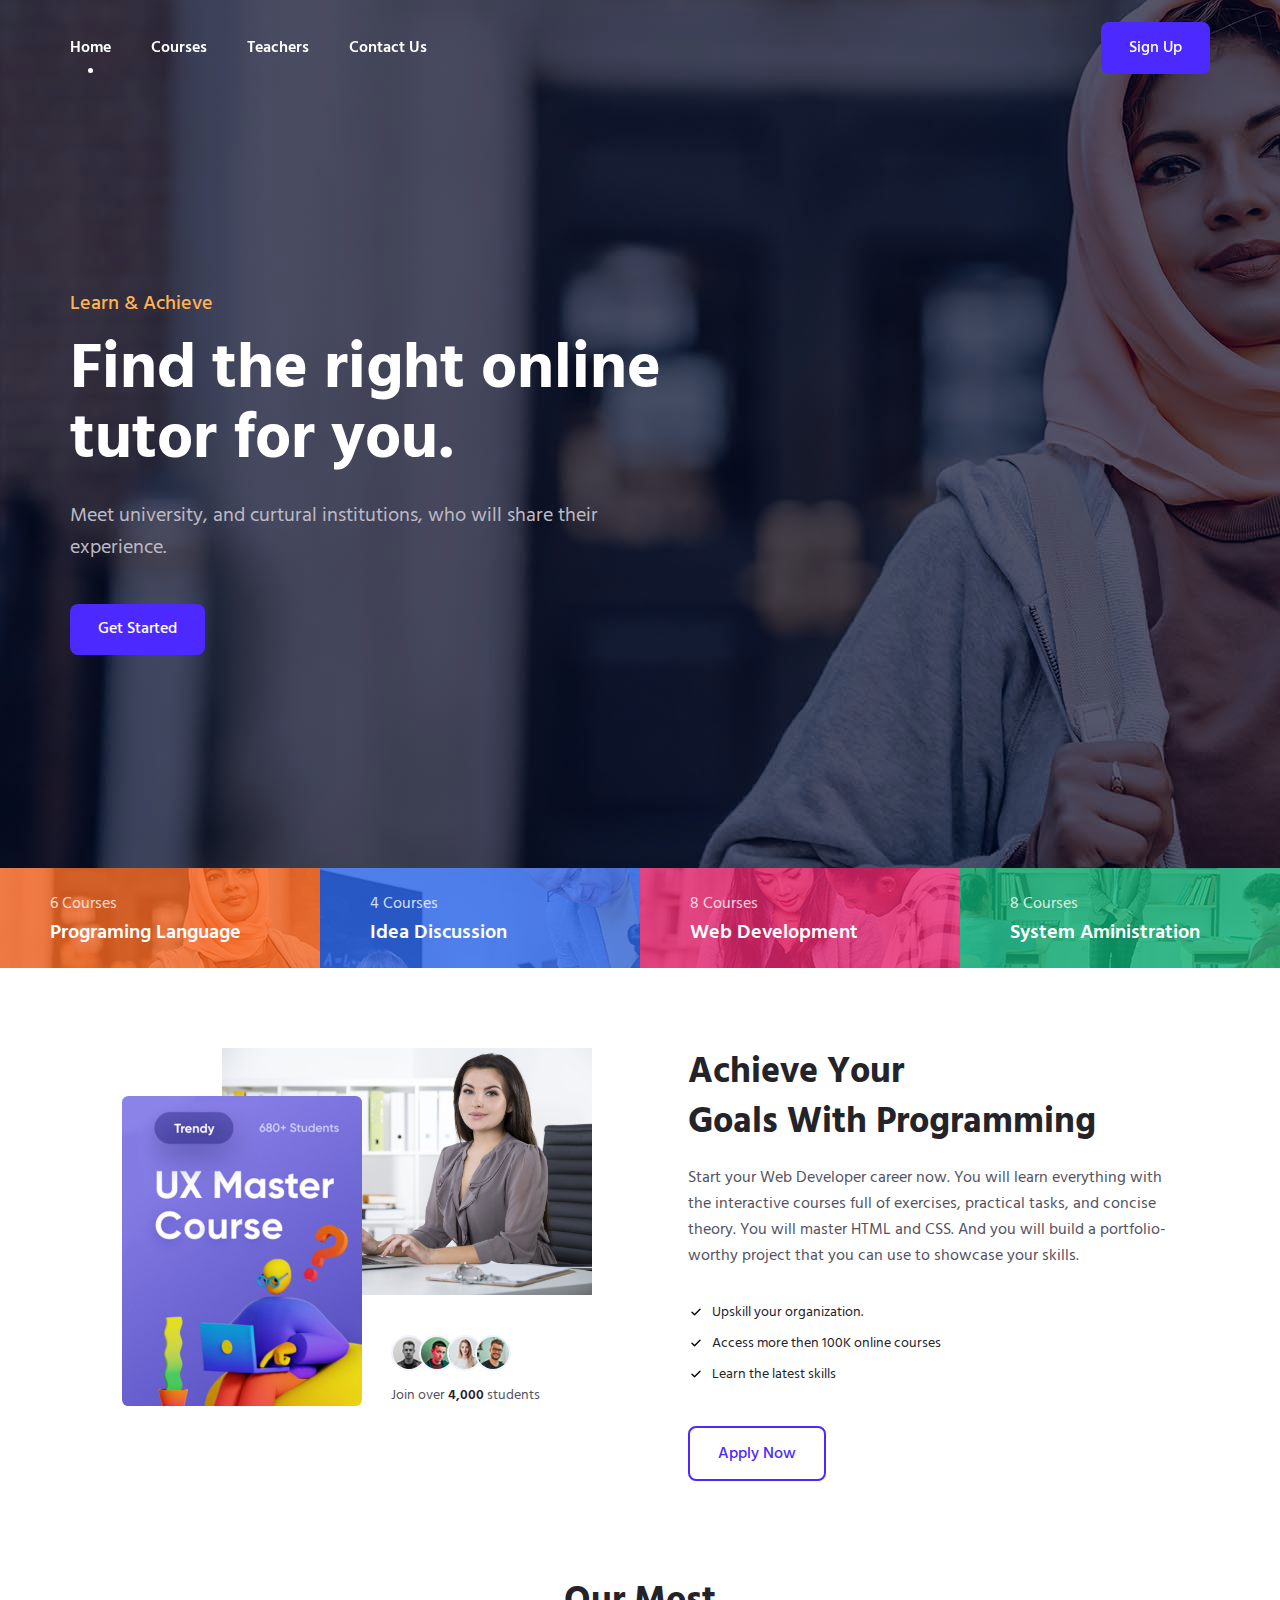
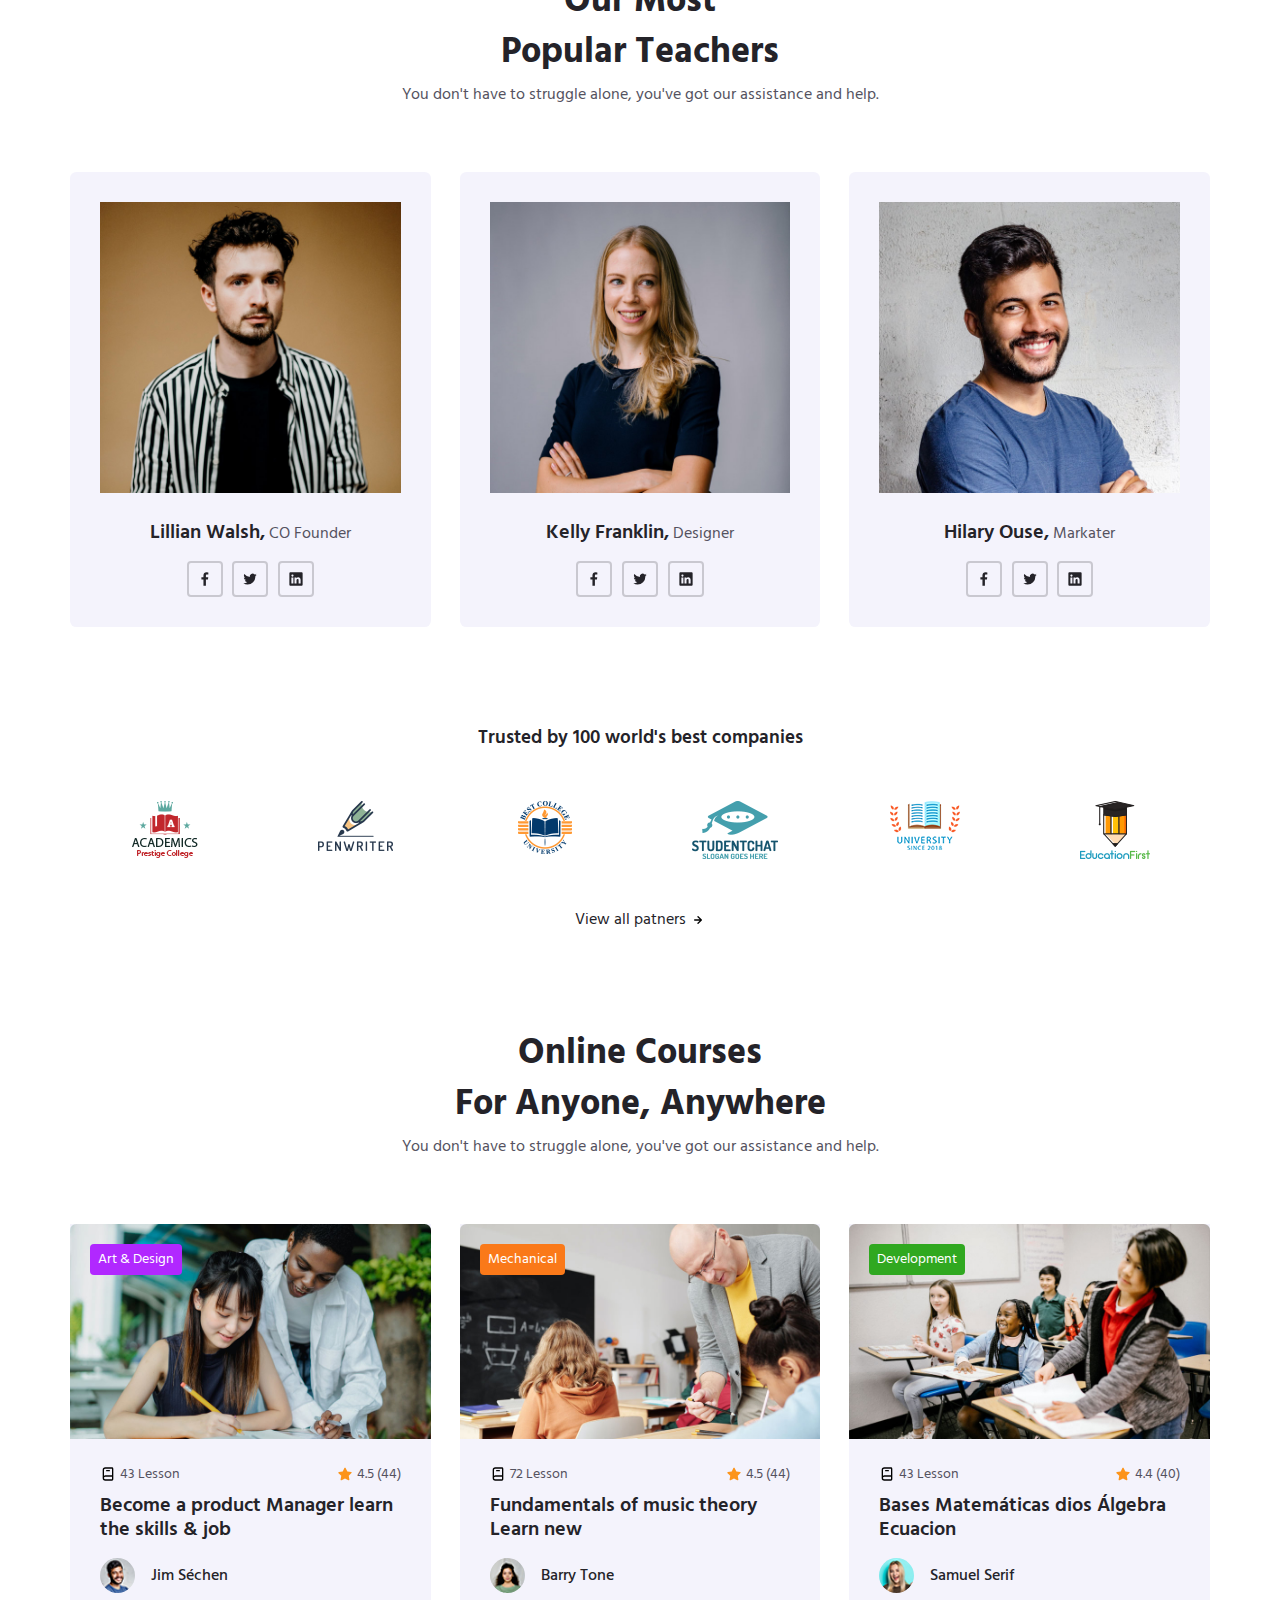
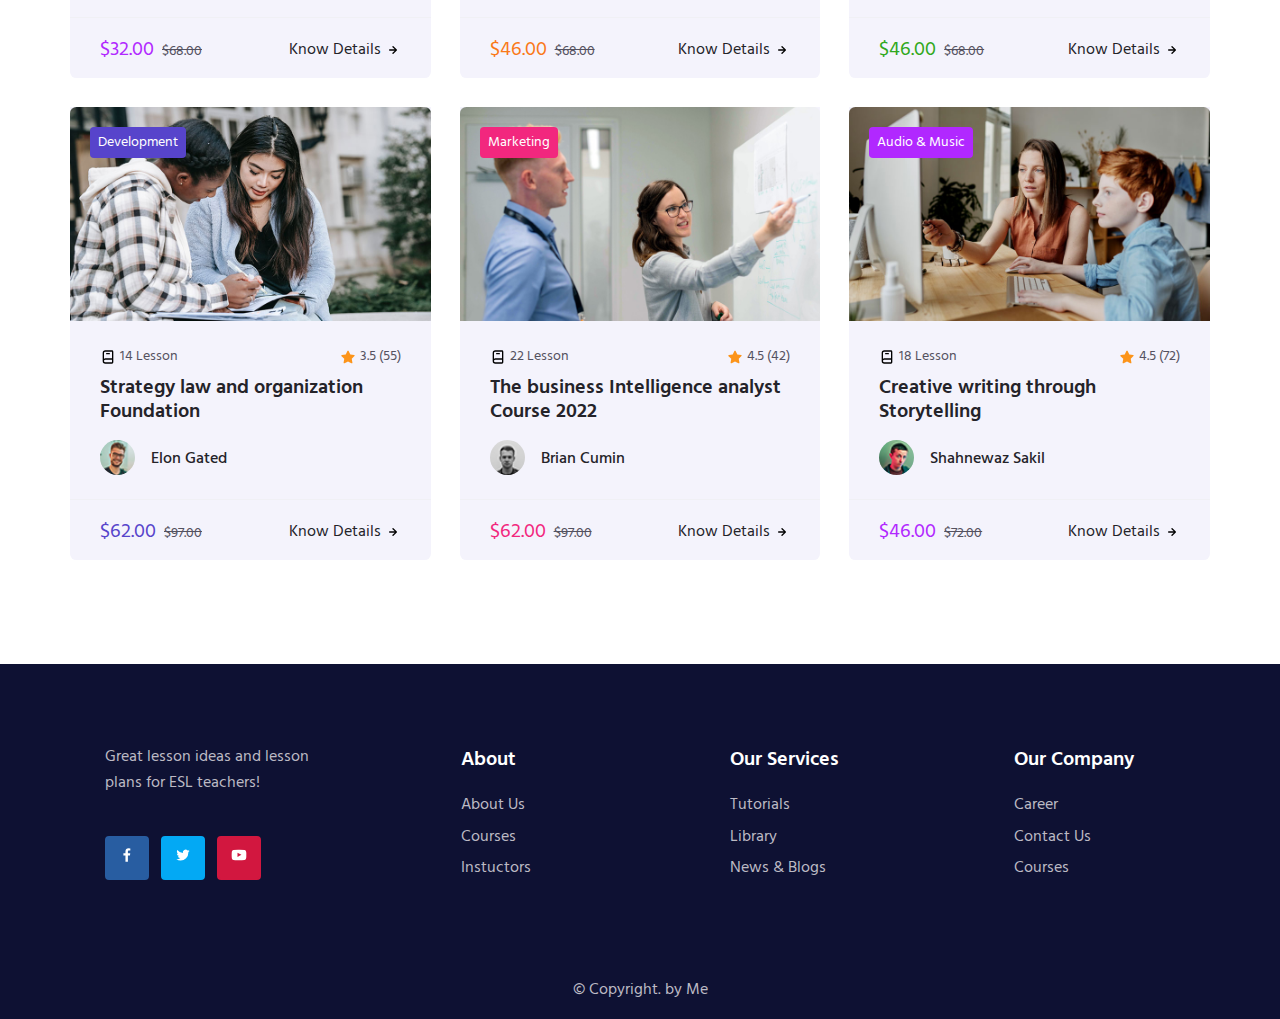
<file: index.html>
<!DOCTYPE html>
<html lang="en">
<head>
	<meta charset="UTF-8">
	<meta name="viewport" content="width=device-width, initial-scale=1.0">

	<!-- css -->
	<link rel="stylesheet" href="assets/Css/style.css">

	<title>Educational Website</title>
</head>
<body>
	<!-- header -->
	<header class="header" id="header">
		<nav class="nav container">
	
			<div class="nav__menu" id="nav-menu">
				<ul class="nav__list">
					<li class="nav-item">
						<a href="index.html" class="nav__link active-link">Home</a>
					</li>

					<li class="nav-item">
						<a href="courses.html" class="nav__link">Courses</a>
					</li>

					<li class="nav-item">
						<a href="teachers.html" class="nav__link">Teachers</a>
					</li>

					<li class="nav-item">
						<a href="contact.html" class="nav__link">Contact Us</a>
					</li>
				</ul>

				<div class="nav__close" id="nav-close">
					<img src="assets/Img/times.svg" class="uil uil-times" alt="">
				</div>
			</div>

			<div class="nav__toggle" id="nav-toggle">
				<img src="assets/Img/apps.svg" class="uil uil-apps" alt="">
			</div>

			<a href="login.html" class="button button__header">Sign Up</a>
		</nav>
	</header>

	<!-- main -->
	<main class="main">
		<!-- home -->
		<section class="home" id="home">
			<div class="home__container container">
				<div class="home__data">
					<h3 class="home__subtitle">Learn & Achieve</h3>
					<h1 class="home__title">Find the right online tutor for you.</h1>
					<p class="home__description">Meet university, and curtural institutions, who will share their experience.</p>
					<a href="#" class="button">Get Started</a>
				</div>
			</div>

			<div class="about__courses grid">
				<div class="about__course-item">
					<span class="about__course-total">6 Courses</span>
					<h3 class="about__course-title">Programing Language</h3>
				</div>

				<div class="about__course-item">
					<span class="about__course-total">4 Courses</span>
					<h3 class="about__course-title">Idea Discussion</h3>
				</div>

				<div class="about__course-item">
					<span class="about__course-total">8 Courses</span>
					<h3 class="about__course-title">Web Development</h3>
				</div>

				<div class="about__course-item">
					<span class="about__course-total">8 Courses</span>
					<h3 class="about__course-title">System Aministration</h3>
				</div>
			</div>
		</section>

		<!-- about -->
		<section class="about section" id="about">
			<div class="about__container grid container">
				<div class="about__group">

					<div class="about__thumb">
						<img src="assets/Img/about.jpg" alt="" class="about__thumb-img">
					</div>

					<div class="about__banner">
						<img src="assets/Img/about-banner.jpg" alt="" class="about__banner-img">
					</div>

					<div class="about__student">
						<div class="students__group">
							<img src="assets/Img/student-1.jpg" alt="" class="about__student-img">
							<img src="assets/Img/student-2.jpg" alt="" class="about__student-img">
							<img src="assets/Img/student-3.jpg" alt="" class="about__student-img">
							<img src="assets/Img/student-4.jpg" alt="" class="about__student-img">
						</div>

						<p class="about__student-details">Join over <span>4,000</span> students</p>
					</div>
				</div>
				<div class="about__data">
					<h2 class="section__title about__title">Achieve Your <br> Goals With Programming</h2>
						<p class="about__description">Start your Web Developer career now. You will learn everything with the interactive courses full of exercises, practical tasks, and concise theory. You will master HTML and CSS. And you will build a portfolio-worthy project that you can use to showcase your skills.
						</p>
					<div class="about__details">
						<p class="about__details-description">
							<img src="assets/Img/check.svg" class="uil uil-check about__details-icon" alt="">
							Upskill your organization.
						</p>

						<p class="about__details-description">
							<img src="assets/Img/check.svg" class="uil uil-check about__details-icon" alt="">
							Access more then 100K online courses
						</p>

						<p class="about__details-description">
							<img src="assets/Img/check.svg" class="uil uil-check about__details-icon" alt="">
							Learn the latest skills
						</p>
					</div>
					<a href="#" class="button button--link">Apply Now</a>
				</div>
			</div>
		</section>

		<!-- teachers -->
		<section class="teachers section" id="teachers">
			<h2 class="section__title">Our Most <br> Popular Teachers</h2>
			<p class="section__subtitle">You don't have to struggle alone, you've got our assistance and help.</p>

			<div class="teacher__container grid container">
				<div class="teacher__item">
					<div class="teacher__img-box">
						<img src="assets/Img/teacher-1.jpg" alt="">
					</div>
					<h3 class="teacher__title">Lillian Walsh,</h3>
					<span>CO Founder</span>
					<div class="teacher__social">
						<a href="https://www.facebook.com/" target="_blank" class="teacher__social-link">
							<svg xmlns="http://www.w3.org/2000/svg" width="1em" height="1em" preserveAspectRatio="xMidYMid meet" viewBox="0 0 24 24"><path fill="currentColor" d="M15.12 5.32H17V2.14A26.11 26.11 0 0 0 14.26 2c-2.72 0-4.58 1.66-4.58 4.7v2.62H6.61v3.56h3.07V22h3.68v-9.12h3.06l.46-3.56h-3.52V7.05c0-1.05.28-1.73 1.76-1.73Z"/></svg>
						</a>
						<a href="https://twitter.com/" target="_blank" class="teacher__social-link">
							<svg xmlns="http://www.w3.org/2000/svg" width="1em" height="1em" preserveAspectRatio="xMidYMid meet" viewBox="0 0 24 24"><path fill="currentColor" d="M22 5.8a8.49 8.49 0 0 1-2.36.64a4.13 4.13 0 0 0 1.81-2.27a8.21 8.21 0 0 1-2.61 1a4.1 4.1 0 0 0-7 3.74a11.64 11.64 0 0 1-8.45-4.29a4.16 4.16 0 0 0-.55 2.07a4.09 4.09 0 0 0 1.82 3.41a4.05 4.05 0 0 1-1.86-.51v.05a4.1 4.1 0 0 0 3.3 4a3.93 3.93 0 0 1-1.1.17a4.9 4.9 0 0 1-.77-.07a4.11 4.11 0 0 0 3.83 2.84A8.22 8.22 0 0 1 3 18.34a7.93 7.93 0 0 1-1-.06a11.57 11.57 0 0 0 6.29 1.85A11.59 11.59 0 0 0 20 8.45v-.53a8.43 8.43 0 0 0 2-2.12Z"/></svg>
						</a>
						<a href="https://www.linkedin.com/" target="_blank" class="teacher__social-link">
							<svg xmlns="http://www.w3.org/2000/svg" width="1em" height="1em" preserveAspectRatio="xMidYMid meet" viewBox="0 0 24 24"><path fill="currentColor" d="M20.47 2H3.53a1.45 1.45 0 0 0-1.47 1.43v17.14A1.45 1.45 0 0 0 3.53 22h16.94a1.45 1.45 0 0 0 1.47-1.43V3.43A1.45 1.45 0 0 0 20.47 2ZM8.09 18.74h-3v-9h3ZM6.59 8.48a1.56 1.56 0 1 1 0-3.12a1.57 1.57 0 1 1 0 3.12Zm12.32 10.26h-3v-4.83c0-1.21-.43-2-1.52-2A1.65 1.65 0 0 0 12.85 13a2 2 0 0 0-.1.73v5h-3v-9h3V11a3 3 0 0 1 2.71-1.5c2 0 3.45 1.29 3.45 4.06Z"/></svg>
						</a>
					</div>
				</div>

				<div class="teacher__item">
					<div class="teacher__img-box">
						<img src="assets/Img/teacher-2.jpg" alt="">
					</div>
					<h3 class="teacher__title">Kelly Franklin,</h3>
					<span>Designer</span>
					<div class="teacher__social">
						<a href="https://www.facebook.com/" target="_blank" class="teacher__social-link">
							<svg xmlns="http://www.w3.org/2000/svg" width="1em" height="1em" preserveAspectRatio="xMidYMid meet" viewBox="0 0 24 24"><path fill="currentColor" d="M15.12 5.32H17V2.14A26.11 26.11 0 0 0 14.26 2c-2.72 0-4.58 1.66-4.58 4.7v2.62H6.61v3.56h3.07V22h3.68v-9.12h3.06l.46-3.56h-3.52V7.05c0-1.05.28-1.73 1.76-1.73Z"/></svg>
						</a>
						<a href="https://twitter.com/" target="_blank" class="teacher__social-link">
							<svg xmlns="http://www.w3.org/2000/svg" width="1em" height="1em" preserveAspectRatio="xMidYMid meet" viewBox="0 0 24 24"><path fill="currentColor" d="M22 5.8a8.49 8.49 0 0 1-2.36.64a4.13 4.13 0 0 0 1.81-2.27a8.21 8.21 0 0 1-2.61 1a4.1 4.1 0 0 0-7 3.74a11.64 11.64 0 0 1-8.45-4.29a4.16 4.16 0 0 0-.55 2.07a4.09 4.09 0 0 0 1.82 3.41a4.05 4.05 0 0 1-1.86-.51v.05a4.1 4.1 0 0 0 3.3 4a3.93 3.93 0 0 1-1.1.17a4.9 4.9 0 0 1-.77-.07a4.11 4.11 0 0 0 3.83 2.84A8.22 8.22 0 0 1 3 18.34a7.93 7.93 0 0 1-1-.06a11.57 11.57 0 0 0 6.29 1.85A11.59 11.59 0 0 0 20 8.45v-.53a8.43 8.43 0 0 0 2-2.12Z"/></svg>
						</a>
						<a href="https://www.linkedin.com/" target="_blank" class="teacher__social-link">
							<svg xmlns="http://www.w3.org/2000/svg" width="1em" height="1em" preserveAspectRatio="xMidYMid meet" viewBox="0 0 24 24"><path fill="currentColor" d="M20.47 2H3.53a1.45 1.45 0 0 0-1.47 1.43v17.14A1.45 1.45 0 0 0 3.53 22h16.94a1.45 1.45 0 0 0 1.47-1.43V3.43A1.45 1.45 0 0 0 20.47 2ZM8.09 18.74h-3v-9h3ZM6.59 8.48a1.56 1.56 0 1 1 0-3.12a1.57 1.57 0 1 1 0 3.12Zm12.32 10.26h-3v-4.83c0-1.21-.43-2-1.52-2A1.65 1.65 0 0 0 12.85 13a2 2 0 0 0-.1.73v5h-3v-9h3V11a3 3 0 0 1 2.71-1.5c2 0 3.45 1.29 3.45 4.06Z"/></svg>
						</a>
					</div>
				</div>

				<div class="teacher__item">
					<div class="teacher__img-box">
						<img src="assets/Img/teacher-3.jpg" alt="">
					</div>
					<h3 class="teacher__title">Hilary Ouse,</h3>
					<span>Markater</span>
					<div class="teacher__social">
						<a href="https://www.facebook.com/" target="_blank" class="teacher__social-link">
							<svg xmlns="http://www.w3.org/2000/svg" width="1em" height="1em" preserveAspectRatio="xMidYMid meet" viewBox="0 0 24 24"><path fill="currentColor" d="M15.12 5.32H17V2.14A26.11 26.11 0 0 0 14.26 2c-2.72 0-4.58 1.66-4.58 4.7v2.62H6.61v3.56h3.07V22h3.68v-9.12h3.06l.46-3.56h-3.52V7.05c0-1.05.28-1.73 1.76-1.73Z"/></svg>
						</a>
						<a href="https://twitter.com/" target="_blank" class="teacher__social-link">
							<svg xmlns="http://www.w3.org/2000/svg" width="1em" height="1em" preserveAspectRatio="xMidYMid meet" viewBox="0 0 24 24"><path fill="currentColor" d="M22 5.8a8.49 8.49 0 0 1-2.36.64a4.13 4.13 0 0 0 1.81-2.27a8.21 8.21 0 0 1-2.61 1a4.1 4.1 0 0 0-7 3.74a11.64 11.64 0 0 1-8.45-4.29a4.16 4.16 0 0 0-.55 2.07a4.09 4.09 0 0 0 1.82 3.41a4.05 4.05 0 0 1-1.86-.51v.05a4.1 4.1 0 0 0 3.3 4a3.93 3.93 0 0 1-1.1.17a4.9 4.9 0 0 1-.77-.07a4.11 4.11 0 0 0 3.83 2.84A8.22 8.22 0 0 1 3 18.34a7.93 7.93 0 0 1-1-.06a11.57 11.57 0 0 0 6.29 1.85A11.59 11.59 0 0 0 20 8.45v-.53a8.43 8.43 0 0 0 2-2.12Z"/></svg>
						</a>
						<a href="https://www.linkedin.com/" target="_blank" class="teacher__social-link">
							<svg xmlns="http://www.w3.org/2000/svg" width="1em" height="1em" preserveAspectRatio="xMidYMid meet" viewBox="0 0 24 24"><path fill="currentColor" d="M20.47 2H3.53a1.45 1.45 0 0 0-1.47 1.43v17.14A1.45 1.45 0 0 0 3.53 22h16.94a1.45 1.45 0 0 0 1.47-1.43V3.43A1.45 1.45 0 0 0 20.47 2ZM8.09 18.74h-3v-9h3ZM6.59 8.48a1.56 1.56 0 1 1 0-3.12a1.57 1.57 0 1 1 0 3.12Zm12.32 10.26h-3v-4.83c0-1.21-.43-2-1.52-2A1.65 1.65 0 0 0 12.85 13a2 2 0 0 0-.1.73v5h-3v-9h3V11a3 3 0 0 1 2.71-1.5c2 0 3.45 1.29 3.45 4.06Z"/></svg>
						</a>
					</div>
				</div>

			</div>
		</section>

		<!-- brands -->
		<section class="brand section container">
			<h3 class="brand__title">Trusted by 100 world's best companies</h3>

			<div class="brand__container grid">
				<img src="assets/Img/brand-1.png" alt="">
				<img src="assets/Img/brand-2.png" alt="">
				<img src="assets/Img/brand-3.png" alt="">
				<img src="assets/Img/brand-4.png" alt="">
				<img src="assets/Img/brand-5.png" alt="">
				<img src="assets/Img/brand-6.png" alt="">
			</div>

			<span class="brand__button">
				View all patners <img src="assets/Img/arrow-right.svg" class="uil uil-arrow-right" alt="">
			</span>
		</section>

		<!-- courses -->
		<section class="courses section" id="courses">
			<h2 class="section__title">Online Courses <br> For Anyone, Anywhere</h2>
			<p class="section__subtitle">You don't have to struggle alone, you've got our assistance and help.</p>

			<div class="courses__container grid container">
				<div class="course__item">
					<div class="course__box">
						<img src="assets/Img/course-1.jpg" alt="" class="course__img">
						<div class="course__tag">Art & Design</div>
					</div>
					<div class="course__content">
						<div class="course__meta">
							<div class="course__lesson">
								<img src="assets/Img/book-alt.svg" class="uil uil-book-alt" alt=""> 43 Lesson
							</div>

							<div class="course__rating">
								<img src="assets/Img/starr.svg" class="uis uis-star" alt=""></i>4.5 (44)
							</div>
						</div><h3 class="course__title">Become a product Manager learn the skills & job</h3>
						<div class="course__teacher">
							<img src="assets/Img/course-teacher-1.jpg" alt="" class="course__teacher-img">
							<h3 class="course__teacher-title">Jim Séchen</h3>
						</div>
					</div>

					<div class="course__more">
						<div class="course__prices">
							<span class="course__discount">$32.00</span>
							<span class="course__price">$68.00</span>
						</div>

						<span class="course__button">
							Know Details <img src="assets/Img/arrow-right.svg" class="uil uil-arrow-right" alt="">
						</span>
					</div>
				</div>

				<div class="course__item">
					<div class="course__box">
						<img src="assets/Img/course-2.jpg" alt="" class="course__img">
						<div class="course__tag">Mechanical</div>
					</div>
					<div class="course__content">
						<div class="course__meta">
							<div class="course__lesson">
								<img src="assets/Img/book-alt.svg" class="uil uil-book-alt" alt=""> 72 Lesson
							</div>

							<div class="course__rating">
								<img src="assets/Img/starr.svg" class="uis uis-star" alt="">4.5 (44)
							</div>
						</div><h3 class="course__title">Fundamentals of music theory Learn new</h3>
						<div class="course__teacher">
							<img src="assets/Img/course-teacher-2.jpg" alt="" class="course__teacher-img">
							<h3 class="course__teacher-title">Barry Tone</h3>
						</div>
					</div>

					<div class="course__more">
						<div class="course__prices">
							<span class="course__discount">$46.00</span>
							<span class="course__price">$68.00</span>
						</div>

						<span class="course__button">
							Know Details <img src="assets/Img/arrow-right.svg" class="uil uil-arrow-right" alt="">
						</span>
					</div>
				</div>

				<div class="course__item">
					<div class="course__box">
						<img src="assets/Img/course-3.jpg" alt="" class="course__img">
						<div class="course__tag">Development</div>
					</div>
					<div class="course__content">
						<div class="course__meta">
							<div class="course__lesson">
								<img src="assets/Img/book-alt.svg" class="uil uil-book-alt" alt=""> 43 Lesson
							</div>

							<div class="course__rating">
								<img src="assets/Img/starr.svg" class="uis uis-star" alt="">4.4 (40)
							</div>
						</div><h3 class="course__title">Bases Matemáticas dios Álgebra Ecuacion</h3>
						<div class="course__teacher">
							<img src="assets/Img/course-teacher-3.jpg" alt="" class="course__teacher-img">
							<h3 class="course__teacher-title">Samuel Serif</h3>
						</div>
					</div>

					<div class="course__more">
						<div class="course__prices">
							<span class="course__discount">$46.00</span>
							<span class="course__price">$68.00</span>
						</div>

						<span class="course__button">
							Know Details <img src="assets/Img/arrow-right.svg" class="uil uil-arrow-right" alt="">
						</span>
					</div>
				</div>

				<div class="course__item">
					<div class="course__box">
						<img src="assets/Img/course-4.jpg" alt="" class="course__img">
						<div class="course__tag">Development</div>
					</div>
					<div class="course__content">
						<div class="course__meta">
							<div class="course__lesson">
								<img src="assets/Img/book-alt.svg" class="uil uil-book-alt" alt=""> 14 Lesson
							</div>

							<div class="course__rating">
								<img src="assets/Img/starr.svg" class="uis uis-star" alt="">3.5 (55)
							</div>
						</div><h3 class="course__title">Strategy law and organization Foundation</h3>
						<div class="course__teacher">
							<img src="assets/Img/course-teacher-4.jpg" alt="" class="course__teacher-img">
							<h3 class="course__teacher-title">Elon Gated</h3>
						</div>
					</div>

					<div class="course__more">
						<div class="course__prices">
							<span class="course__discount">$62.00</span>
							<span class="course__price">$97.00</span>
						</div>

						<span class="course__button">
							Know Details <img src="assets/Img/arrow-right.svg" class="uil uil-arrow-right" alt="">
						</span>
					</div>
				</div>

				<div class="course__item">
					<div class="course__box">
						<img src="assets/Img/course-5.jpg" alt="" class="course__img">
						<div class="course__tag">Marketing</div>
					</div>
					<div class="course__content">
						<div class="course__meta">
							<div class="course__lesson">
								<img src="assets/Img/book-alt.svg" class="uil uil-book-alt" alt=""> 22 Lesson
							</div>

							<div class="course__rating">
								<img src="assets/Img/starr.svg" class="uis uis-star" alt="">4.5 (42)
							</div>
						</div><h3 class="course__title">The business Intelligence analyst Course 2022</h3>
						<div class="course__teacher">
							<img src="assets/Img/course-teacher-5.jpg" alt="" class="course__teacher-img">
							<h3 class="course__teacher-title">Brian Cumin</h3>
						</div>
					</div>

					<div class="course__more">
						<div class="course__prices">
							<span class="course__discount">$62.00</span>
							<span class="course__price">$97.00</span>
						</div>

						<span class="course__button">
							Know Details <img src="assets/Img/arrow-right.svg" class="uil uil-arrow-right" alt="">
						</span>
					</div>
				</div>

				<div class="course__item">
					<div class="course__box">
						<img src="assets/Img/course-6.jpg" alt="" class="course__img">
						<div class="course__tag">Audio & Music</div>
					</div>
					<div class="course__content">
						<div class="course__meta">
							<div class="course__lesson">
								<img src="assets/Img/book-alt.svg" class="uil uil-book-alt" alt=""> 18 Lesson
							</div>

							<div class="course__rating">
								<img src="assets/Img/starr.svg" class="uis uis-star" alt="">4.5 (72)
							</div>
						</div><h3 class="course__title">Creative writing through Storytelling</h3>
						<div class="course__teacher">
							<img src="assets/Img/course-teacher-6.jpg" alt="" class="course__teacher-img">
							<h3 class="course__teacher-title">Shahnewaz Sakil</h3>
						</div>
					</div>

					<div class="course__more">
						<div class="course__prices">
							<span class="course__discount">$46.00</span>
							<span class="course__price">$72.00</span>
						</div>

						<span class="course__button">
							Know Details <img src="assets/Img/arrow-right.svg" class="uil uil-arrow-right" alt="">
						</span>
					</div>
				</div>
			</div>
		</section>
	</main>

	<!-- footer -->
	<footer class="footer section">
		<div class="footer__container grid container">
			<div class="footer__content">
				<p class="footer__description">Great lesson ideas and lesson <br> plans for ESL teachers!</p>
				<div class="footer__social">
					<a href="https://www.facebook.com/" class="footer__social-link">
						<svg xmlns="http://www.w3.org/2000/svg" width="1em" height="1em" preserveAspectRatio="xMidYMid meet" viewBox="0 0 24 24"><path fill="currentColor" d="M15.12 5.32H17V2.14A26.11 26.11 0 0 0 14.26 2c-2.72 0-4.58 1.66-4.58 4.7v2.62H6.61v3.56h3.07V22h3.68v-9.12h3.06l.46-3.56h-3.52V7.05c0-1.05.28-1.73 1.76-1.73Z"/></svg>
					</a>
					<a href="https://twitter.com/" class="footer__social-link">
						<svg xmlns="http://www.w3.org/2000/svg" width="1em" height="1em" preserveAspectRatio="xMidYMid meet" viewBox="0 0 24 24"><path fill="currentColor" d="M22 5.8a8.49 8.49 0 0 1-2.36.64a4.13 4.13 0 0 0 1.81-2.27a8.21 8.21 0 0 1-2.61 1a4.1 4.1 0 0 0-7 3.74a11.64 11.64 0 0 1-8.45-4.29a4.16 4.16 0 0 0-.55 2.07a4.09 4.09 0 0 0 1.82 3.41a4.05 4.05 0 0 1-1.86-.51v.05a4.1 4.1 0 0 0 3.3 4a3.93 3.93 0 0 1-1.1.17a4.9 4.9 0 0 1-.77-.07a4.11 4.11 0 0 0 3.83 2.84A8.22 8.22 0 0 1 3 18.34a7.93 7.93 0 0 1-1-.06a11.57 11.57 0 0 0 6.29 1.85A11.59 11.59 0 0 0 20 8.45v-.53a8.43 8.43 0 0 0 2-2.12Z"/></svg>
					</a>
					<a href="https://www.youtube.com/" class="footer__social-link">
						<svg xmlns="http://www.w3.org/2000/svg" width="1em" height="1em" preserveAspectRatio="xMidYMid meet" viewBox="0 0 24 24"><path fill="currentColor" d="M23 9.71a8.5 8.5 0 0 0-.91-4.13a2.92 2.92 0 0 0-1.72-1A78.36 78.36 0 0 0 12 4.27a78.45 78.45 0 0 0-8.34.3a2.87 2.87 0 0 0-1.46.74c-.9.83-1 2.25-1.1 3.45a48.29 48.29 0 0 0 0 6.48a9.55 9.55 0 0 0 .3 2a3.14 3.14 0 0 0 .71 1.36a2.86 2.86 0 0 0 1.49.78a45.18 45.18 0 0 0 6.5.33c3.5.05 6.57 0 10.2-.28a2.88 2.88 0 0 0 1.53-.78a2.49 2.49 0 0 0 .61-1a10.58 10.58 0 0 0 .52-3.4c.04-.56.04-3.94.04-4.54ZM9.74 14.85V8.66l5.92 3.11c-1.66.92-3.85 1.96-5.92 3.08Z"/></svg>
					</a>
				</div>
			</div>

			<div class="footer__content">
				<h3 class="footer__title">About</h3>

				<ul class="footer__links">
					<li><a href="#" class="footer__link">About Us</a></li>
					<li><a href="#" class="footer__link">Courses</a></li>
					<li><a href="#" class="footer__link">Instuctors</a></li>
				</ul>
			</div>

			<div class="footer__content">
				<h3 class="footer__title">Our Services</h3>

				<ul class="footer__links">
					<li><a href="#" class="footer__link">Tutorials</a></li>
					<li><a href="#" class="footer__link">Library</a></li>
					<li><a href="#" class="footer__link">News & Blogs</a></li>
				</ul>
			</div>

			<div class="footer__content">
				<h3 class="footer__title">Our Company</h3>

				<ul class="footer__links">
					<li><a href="#" class="footer__link">Career</a></li>
					<li><a href="#" class="footer__link">Contact Us</a></li>
					<li><a href="#" class="footer__link">Courses</a></li>
				</ul>
			</div>
		</div>

		<span class="footer__copy">&#169; Copyright. by Me</span>
	</footer>

	<!-- JS -->
	<script src="assets/Js/main.js"></script>
	
</body>
</html>
</file>
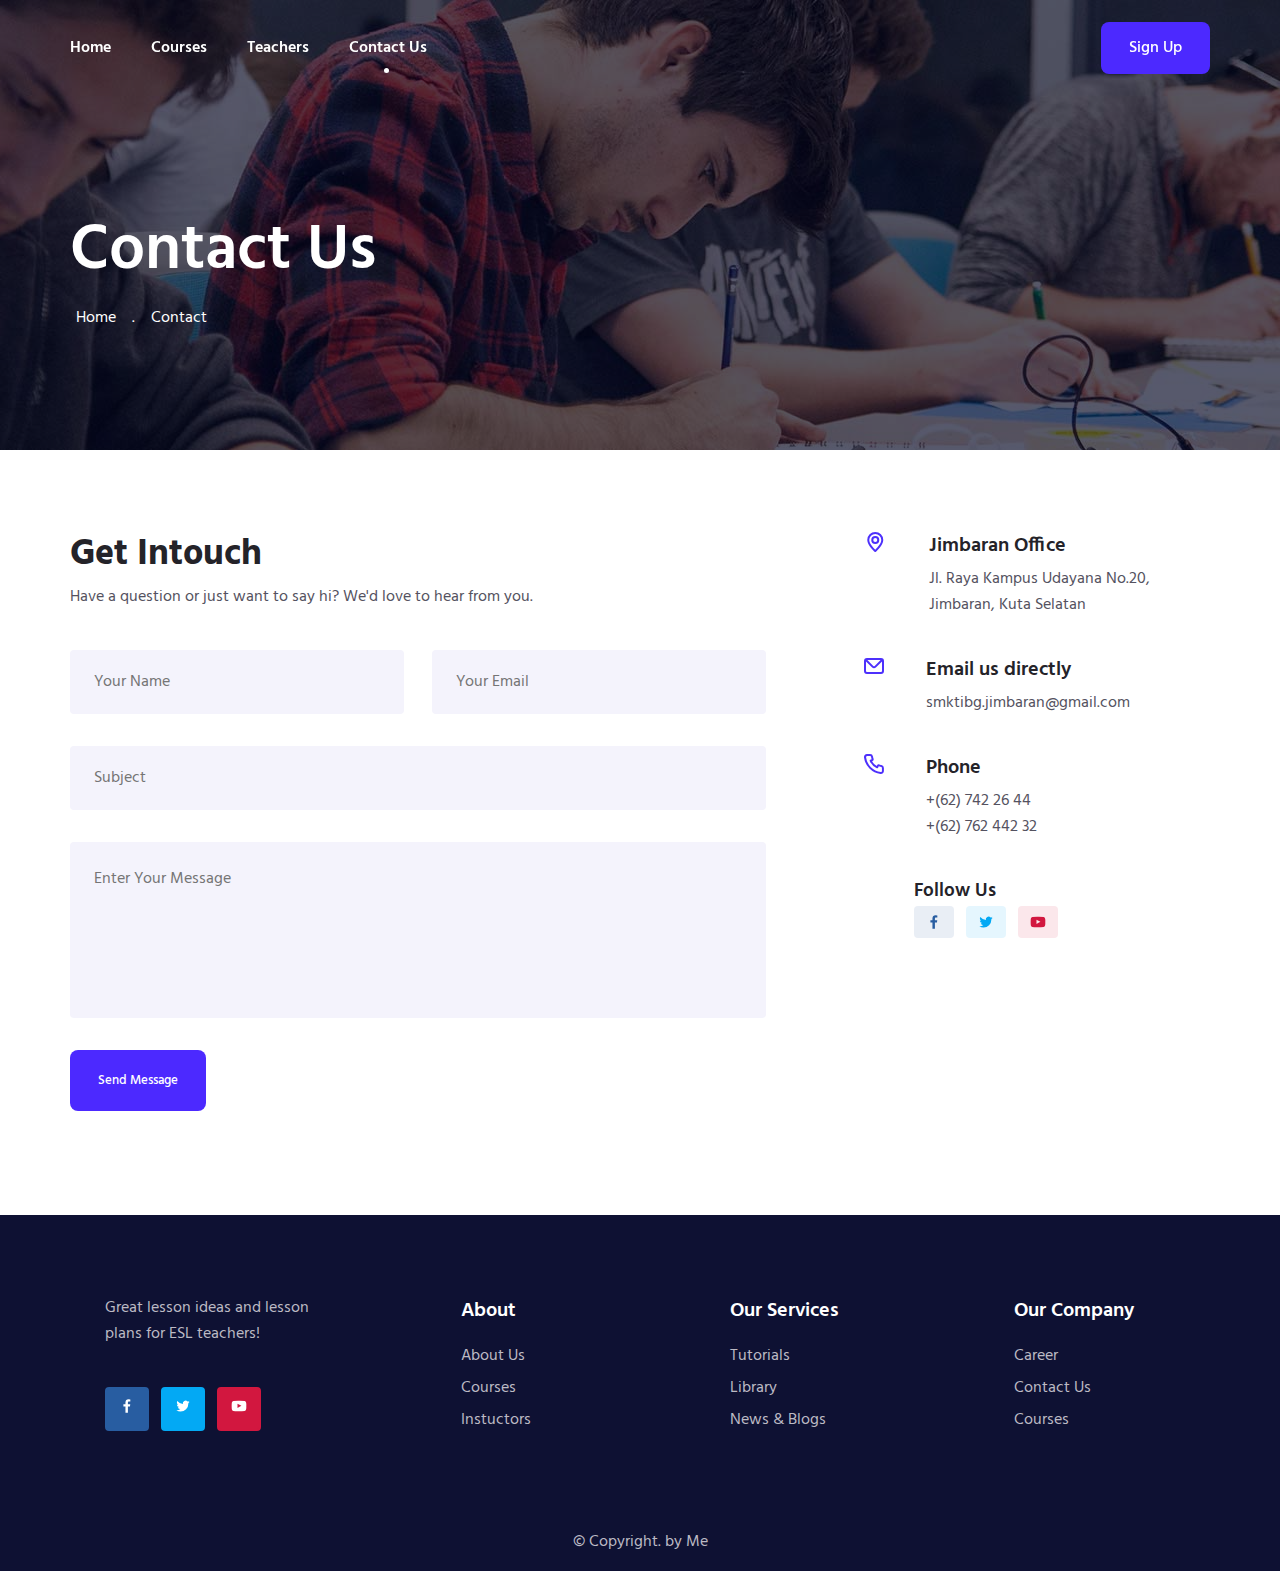
<file: contact.html>
<!DOCTYPE html>
<html lang="en">
<head>
    <meta charset="UTF-8">
    <meta http-equiv="X-UA-Compatible" content="IE=edge">
    <meta name="viewport" content="width=device-width, initial-scale=1.0">

    <!--=============== CSS ===============-->
    <link rel="stylesheet" href="assets/Css/style.css">

    <title>Educational Website</title>
</head>
<body>
    <!--=============== HEADER ===============-->
   <header class="header" id="header">
        <nav class="nav container">

            <div class="nav__menu" id="nav-menu">
                <ul class="nav__list">
                    <li class="nav-item">
                        <a href="index.html" class="nav__link">Home</a>
                    </li>

                    <li class="nav-item">
                        <a href="courses.html" class="nav__link">Courses</a>
                    </li>

                    <li class="nav-item">
                        <a href="teachers.html" class="nav__link">Teachers</a>
                    </li>

                    <li class="nav-item">
                        <a href="contact.html" class="nav__link active-link">Contact Us</a>
                    </li>
                </ul>

                <div class="nav__close" id="nav-close">
                   <img src="assets/Img/times.svg" class="uil uil-times" alt="">
                </div>
            </div>

            <div class="nav__toggle" id="nav-toggle">
                <img src="assets/Img/apps.svg" class="uil uil-apps" alt="">
            </div>

            <a href="login.html" class="button button__header">Sign Up</a>
        </nav>
    </header>

    <!-- main -->
    <main class="main">
        <!-- page title -->
        <section class="page__title-area">
            <div class="page__title-wrapper container">
                <h1 class="page__title">Contact Us</h1>

                <div class="breadcrumb">
                    <ul class="breadcrumb__list">
                        <li class="breadcrumb__item">
                            <a href="index.html" class="breadcrumb__link">Home</a>
                        </li>
                        <li class="breadcrumb__item">
                            <span class="breadcrumb__link">.</span>
                        </li>
                        <li class="breadcrumb__item">
                            <span class="breadcrumb__link">Contact</span>
                        </li>
                    </ul>
                </div>
            </div>
        </section>

    <!-- contact -->
    <section class="contact section">
        <div class="contact__container grid container">
            <div class="contact__content">
                <h2 class="section__title contact__title">Get Intouch</h2>
                <p class="contact__subtitle">Have a question or just want to say hi? We'd love to hear from you.</p>

                <form action="" class="contact__form">
                    <div class="contact__group-grid">
                        <div class="contact__form-group">
                            <input type="text" class="contact__form-input" placeholder="Your Name">
                        </div>

                        <div class="contact__form-group">
                            <input type="email" class="contact__form-input" placeholder="Your Email">
                        </div>
                    </div>

                    <div class="contact__form-group">
                        <input type="text" class="contact__form-input" placeholder="Subject">
                    </div>

                    <div class="contact__form-group contact__form-area">
                        <textarea name="" id="" cols="30" rows="10" class="contact__form-input" placeholder="Enter Your Message"></textarea>
                    </div>

                    <button class="button" style="cursor: pointer; border: none; padding: 1.25rem 1.75rem; font-family: hind;">Send Message
                    </button>
                </form>
            </div>
                <div class="contact__group">
                    <div class="contact__info">
                        <div class="contact__item">
                            <svg xmlns="http://www.w3.org/2000/svg" width="1.5em" height="1em" preserveAspectRatio="xMidYMid meet" viewBox="0 0 24 24" class="uil uil-map-marker contact__icon"><path fill="#4d30fc" d="M12 2a8 8 0 0 0-8 8c0 5.4 7.05 11.5 7.35 11.76a1 1 0 0 0 1.3 0C13 21.5 20 15.4 20 10a8 8 0 0 0-8-8Zm0 17.65c-2.13-2-6-6.31-6-9.65a6 6 0 0 1 12 0c0 3.34-3.87 7.66-6 9.65ZM12 6a4 4 0 1 0 4 4a4 4 0 0 0-4-4Zm0 6a2 2 0 1 1 2-2a2 2 0 0 1-2 2Z"/></svg>

                            <div>
                                <h3 class="contact__item-title">Jimbaran Office</h3>
                                <span class="contact__item-subtitle">Jl. Raya Kampus Udayana No.20, Jimbaran, Kuta Selatan</span>
                            </div>
                        </div>

                        <div class="contact__item">
                            <svg xmlns="http://www.w3.org/2000/svg" width="1em" height="1em" preserveAspectRatio="xMidYMid meet" viewBox="0 0 24 24" class="uil uil-envelope contact__icon"><path fill="#4d30fc" d="M19 4H5a3 3 0 0 0-3 3v10a3 3 0 0 0 3 3h14a3 3 0 0 0 3-3V7a3 3 0 0 0-3-3Zm-.41 2l-5.88 5.88a1 1 0 0 1-1.42 0L5.41 6ZM20 17a1 1 0 0 1-1 1H5a1 1 0 0 1-1-1V7.41l5.88 5.88a3 3 0 0 0 4.24 0L20 7.41Z"/></svg>
                            <div>
                                <h3 class="contact__item-title">Email us directly</h3>
                                <span class="contact__item-subtitle">smktibg.jimbaran@gmail.com</span>
                            </div>
                        </div>

                        <div class="contact__item">
                            <svg xmlns="http://www.w3.org/2000/svg" width="1em" height="1em" preserveAspectRatio="xMidYMid meet" viewBox="0 0 24 24" class="uil uil-phone contact__icon"><path fill="#4d30fc" d="M19.44 13c-.22 0-.45-.07-.67-.12a9.44 9.44 0 0 1-1.31-.39a2 2 0 0 0-2.48 1l-.22.45a12.18 12.18 0 0 1-2.66-2a12.18 12.18 0 0 1-2-2.66l.42-.28a2 2 0 0 0 1-2.48a10.33 10.33 0 0 1-.39-1.31c-.05-.22-.09-.45-.12-.68a3 3 0 0 0-3-2.49h-3a3 3 0 0 0-3 3.41a19 19 0 0 0 16.52 16.46h.38a3 3 0 0 0 2-.76a3 3 0 0 0 1-2.25v-3a3 3 0 0 0-2.47-2.9Zm.5 6a1 1 0 0 1-.34.75a1.05 1.05 0 0 1-.82.25A17 17 0 0 1 4.07 5.22a1.09 1.09 0 0 1 .25-.82a1 1 0 0 1 .75-.34h3a1 1 0 0 1 1 .79q.06.41.15.81a11.12 11.12 0 0 0 .46 1.55l-1.4.65a1 1 0 0 0-.49 1.33a14.49 14.49 0 0 0 7 7a1 1 0 0 0 .76 0a1 1 0 0 0 .57-.52l.62-1.4a13.69 13.69 0 0 0 1.58.46q.4.09.81.15a1 1 0 0 1 .79 1Z"/></svg>

                            <div>
                                <h3 class="contact__item-title">Phone</h3>
                                <span class="contact__item-subtitle">+(62) 742 26 44</span>
                                <span class="contact__item-subtitle">+(62) 762 442 32</span>
                            </div>
                        </div>

                        <div class="contact__item">
                            <h3 class="contact__social-item">Follow Us</h3>

                            <div class="course__social">
                                <a href="https://www.facebook.com/" class="course__social-link">
                                    <svg xmlns="http://www.w3.org/2000/svg" width="1em" height="1em" preserveAspectRatio="xMidYMid meet" viewBox="0 0 24 24"><path fill="currentColor" d="M15.12 5.32H17V2.14A26.11 26.11 0 0 0 14.26 2c-2.72 0-4.58 1.66-4.58 4.7v2.62H6.61v3.56h3.07V22h3.68v-9.12h3.06l.46-3.56h-3.52V7.05c0-1.05.28-1.73 1.76-1.73Z"/></svg>
                                </a>
                                <a href="https://twitter.com/" class="course__social-link">
                                    <svg xmlns="http://www.w3.org/2000/svg" width="1em" height="1em" preserveAspectRatio="xMidYMid meet" viewBox="0 0 24 24"><path fill="currentColor" d="M22 5.8a8.49 8.49 0 0 1-2.36.64a4.13 4.13 0 0 0 1.81-2.27a8.21 8.21 0 0 1-2.61 1a4.1 4.1 0 0 0-7 3.74a11.64 11.64 0 0 1-8.45-4.29a4.16 4.16 0 0 0-.55 2.07a4.09 4.09 0 0 0 1.82 3.41a4.05 4.05 0 0 1-1.86-.51v.05a4.1 4.1 0 0 0 3.3 4a3.93 3.93 0 0 1-1.1.17a4.9 4.9 0 0 1-.77-.07a4.11 4.11 0 0 0 3.83 2.84A8.22 8.22 0 0 1 3 18.34a7.93 7.93 0 0 1-1-.06a11.57 11.57 0 0 0 6.29 1.85A11.59 11.59 0 0 0 20 8.45v-.53a8.43 8.43 0 0 0 2-2.12Z"/></svg>
                                </a>
                                <a href="https://www.youtube.com/" class="course__social-link">
                                   <svg xmlns="http://www.w3.org/2000/svg" width="1em" height="1em" preserveAspectRatio="xMidYMid meet" viewBox="0 0 24 24"><path fill="currentColor" d="M23 9.71a8.5 8.5 0 0 0-.91-4.13a2.92 2.92 0 0 0-1.72-1A78.36 78.36 0 0 0 12 4.27a78.45 78.45 0 0 0-8.34.3a2.87 2.87 0 0 0-1.46.74c-.9.83-1 2.25-1.1 3.45a48.29 48.29 0 0 0 0 6.48a9.55 9.55 0 0 0 .3 2a3.14 3.14 0 0 0 .71 1.36a2.86 2.86 0 0 0 1.49.78a45.18 45.18 0 0 0 6.5.33c3.5.05 6.57 0 10.2-.28a2.88 2.88 0 0 0 1.53-.78a2.49 2.49 0 0 0 .61-1a10.58 10.58 0 0 0 .52-3.4c.04-.56.04-3.94.04-4.54ZM9.74 14.85V8.66l5.92 3.11c-1.66.92-3.85 1.96-5.92 3.08Z"/></svg>
                                </a>
                            </div>
                        </div>
                    </div>
                </div>
        </div>
        </section>
    </main>

    <!-- footer -->
    <footer class="footer section">
        <div class="footer__container grid container">
            <div class="footer__content">
                <p class="footer__description">Great lesson ideas and lesson <br> plans for ESL teachers!</p>
                <div class="footer__social">
                    <a href="https://www.facebook.com/" class="footer__social-link">
                        <svg xmlns="http://www.w3.org/2000/svg" width="1em" height="1em" preserveAspectRatio="xMidYMid meet" viewBox="0 0 24 24"><path fill="currentColor" d="M15.12 5.32H17V2.14A26.11 26.11 0 0 0 14.26 2c-2.72 0-4.58 1.66-4.58 4.7v2.62H6.61v3.56h3.07V22h3.68v-9.12h3.06l.46-3.56h-3.52V7.05c0-1.05.28-1.73 1.76-1.73Z"/></svg>
                    </a>
                    <a href="https://twitter.com/" class="footer__social-link">
                        <svg xmlns="http://www.w3.org/2000/svg" width="1em" height="1em" preserveAspectRatio="xMidYMid meet" viewBox="0 0 24 24"><path fill="currentColor" d="M22 5.8a8.49 8.49 0 0 1-2.36.64a4.13 4.13 0 0 0 1.81-2.27a8.21 8.21 0 0 1-2.61 1a4.1 4.1 0 0 0-7 3.74a11.64 11.64 0 0 1-8.45-4.29a4.16 4.16 0 0 0-.55 2.07a4.09 4.09 0 0 0 1.82 3.41a4.05 4.05 0 0 1-1.86-.51v.05a4.1 4.1 0 0 0 3.3 4a3.93 3.93 0 0 1-1.1.17a4.9 4.9 0 0 1-.77-.07a4.11 4.11 0 0 0 3.83 2.84A8.22 8.22 0 0 1 3 18.34a7.93 7.93 0 0 1-1-.06a11.57 11.57 0 0 0 6.29 1.85A11.59 11.59 0 0 0 20 8.45v-.53a8.43 8.43 0 0 0 2-2.12Z"/></svg>
                    </a>
                    <a href="https://www.youtube.com/" class="footer__social-link">
                        <svg xmlns="http://www.w3.org/2000/svg" width="1em" height="1em" preserveAspectRatio="xMidYMid meet" viewBox="0 0 24 24"><path fill="currentColor" d="M23 9.71a8.5 8.5 0 0 0-.91-4.13a2.92 2.92 0 0 0-1.72-1A78.36 78.36 0 0 0 12 4.27a78.45 78.45 0 0 0-8.34.3a2.87 2.87 0 0 0-1.46.74c-.9.83-1 2.25-1.1 3.45a48.29 48.29 0 0 0 0 6.48a9.55 9.55 0 0 0 .3 2a3.14 3.14 0 0 0 .71 1.36a2.86 2.86 0 0 0 1.49.78a45.18 45.18 0 0 0 6.5.33c3.5.05 6.57 0 10.2-.28a2.88 2.88 0 0 0 1.53-.78a2.49 2.49 0 0 0 .61-1a10.58 10.58 0 0 0 .52-3.4c.04-.56.04-3.94.04-4.54ZM9.74 14.85V8.66l5.92 3.11c-1.66.92-3.85 1.96-5.92 3.08Z"/></svg>
                    </a>
                </div>
            </div>

            <div class="footer__content">
                <h3 class="footer__title">About</h3>

                <ul class="footer__links">
                    <li><a href="#" class="footer__link">About Us</a></li>
                    <li><a href="#" class="footer__link">Courses</a></li>
                    <li><a href="#" class="footer__link">Instuctors</a></li>
                </ul>
            </div>

            <div class="footer__content">
                <h3 class="footer__title">Our Services</h3>

                <ul class="footer__links">
                    <li><a href="#" class="footer__link">Tutorials</a></li>
                    <li><a href="#" class="footer__link">Library</a></li>
                    <li><a href="#" class="footer__link">News & Blogs</a></li>
                </ul>
            </div>

            <div class="footer__content">
                <h3 class="footer__title">Our Company</h3>

                <ul class="footer__links">
                    <li><a href="#" class="footer__link">Career</a></li>
                    <li><a href="#" class="footer__link">Contact Us</a></li>
                    <li><a href="#" class="footer__link">Courses</a></li>
                </ul>
            </div>
        </div>

        <span class="footer__copy">&#169; Copyright. by Me</span>
    </footer>

     <!--=============== JS ===============-->
    <script src="assets/Js/main.js"></script>
</body>
</html>
</file>
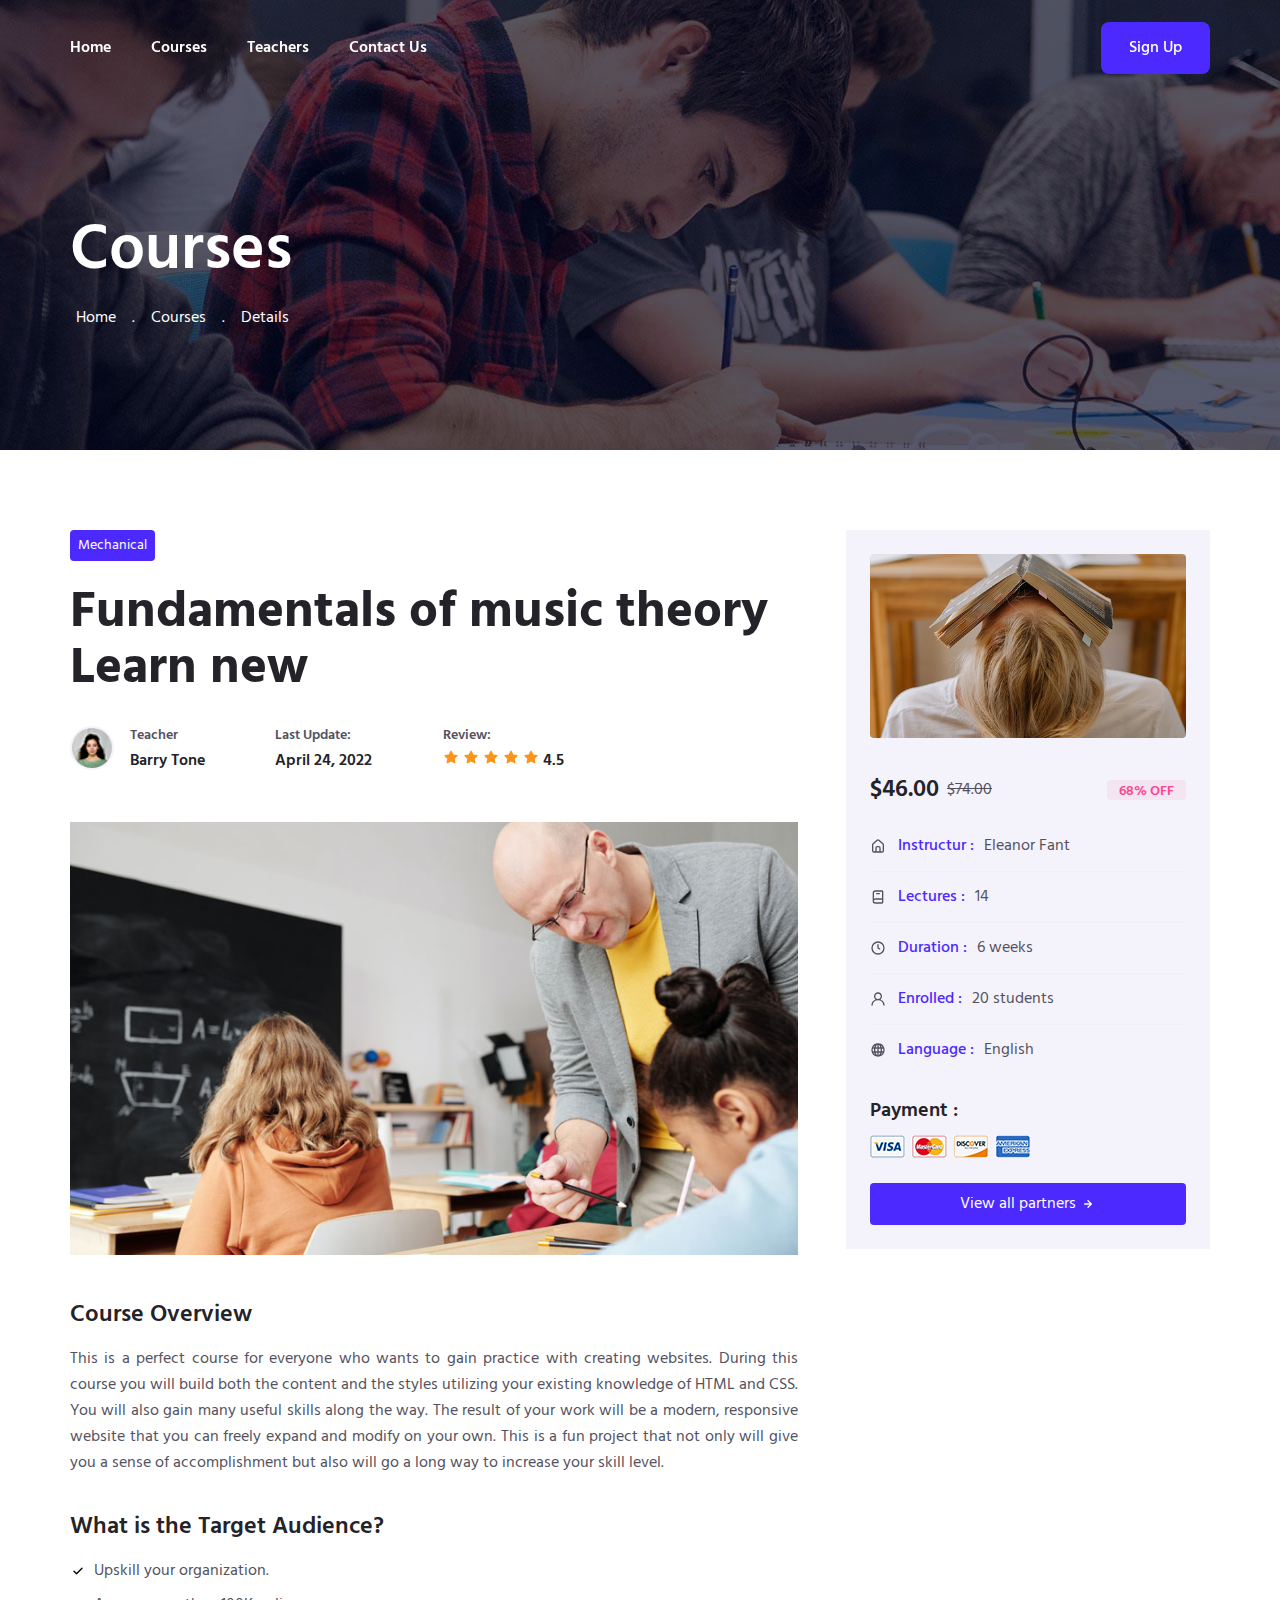
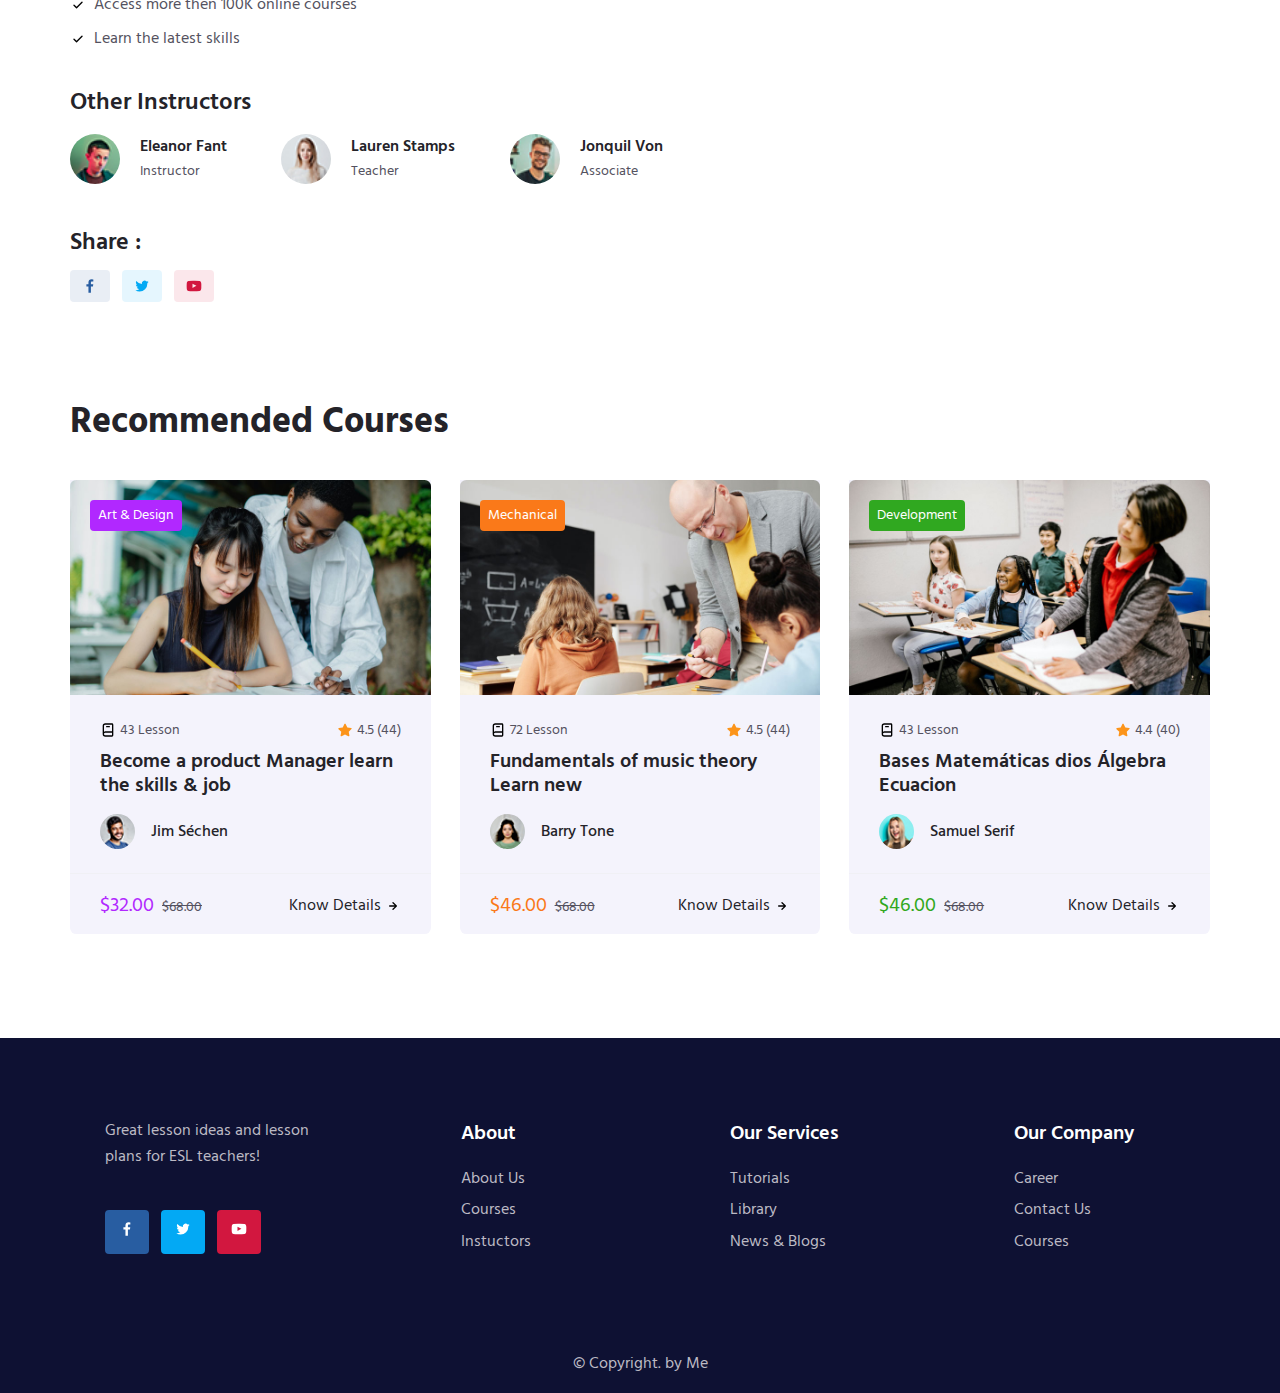
<file: course-details-1.html>
<!DOCTYPE html>
<html lang="en">
<head>
    <meta charset="UTF-8">
    <meta http-equiv="X-UA-Compatible" content="IE=edge">
    <meta name="viewport" content="width=device-width, initial-scale=1.0">

    <!--=============== CSS ===============-->
    <link rel="stylesheet" href="assets/Css/style.css">

    <title>Educational Website</title>
</head>
<body>
    <!--=============== HEADER ===============-->
    <header class="header" id="header">
		<nav class="nav container">

			<div class="nav__menu" id="nav-menu">
				<ul class="nav__list">
					<li class="nav-item">
						<a href="index.html" class="nav__link">Home</a>
					</li>

					<li class="nav-item">
						<a href="courses.html" class="nav__link">Courses</a>
					</li>

					<li class="nav-item">
						<a href="teachers.html" class="nav__link">Teachers</a>
					</li>

					<li class="nav-item">
						<a href="contact.html" class="nav__link">Contact Us</a>
					</li>
				</ul>

				<div class="nav__close" id="nav-close">
					<img src="assets/Img/times.svg" class="uil uil-times" alt="">

				</div>
			</div>

			<div class="nav__toggle" id="nav-toggle">
				<img src="assets/Img/apps.svg" class="uil uil-apps" alt="">
			</div>

			<a href="login.html" class="button button__header">Sign Up</a>
		</nav>
	</header>

    <!--=============== MAIN ===============-->
    <main class="main">
        <!--=============== PAGE TITLE ===============-->
        <section class="page__title-area">
            <div class="page__title-wrapper container">
                <h1 class="page__title">Courses</h1>

                <div class="breadcrumb">
                    <ul class="breadcrumb__list">
                        <li class="breadcrumb__item">
                            <a href="index.html" class="breadcrumb__link">Home</a>
                        </li>
                        <li class="breadcrumb__item">
                            <span class="breadcrumb__link">.</span>
                        </li>
                        <li class="breadcrumb__item">
                            <span class="breadcrumb__link">Courses</span>
                        </li>
                        <li class="breadcrumb__item">
                            <span class="breadcrumb__link">.</span>
                        </li>
                        <li class="breadcrumb__item">
                            <span class="breadcrumb__link">Details</span>
                        </li>
                    </ul>
                </div>
            </div>
        </section>

        <!--=============== COURSE DETAILS ===============-->
        <section class="course__details section">
            <div class="details__container grid container">
                <div class="details__group">
                    <div class="details__tag">Mechanical</div>
                    <h3 class="details__title">Fundamentals of music theory Learn new</h3>
                    <div class="details__meta">
                        <div class="details__teacher">
                            <img src="assets/Img/course-teacher-2.jpg" alt="" class="details__teacher-img">

                            <div class="details__data">
                                <span class="details__subtitle">Teacher</span>
                                <h3 class="details__data-title">Barry Tone</h3>
                            </div>
                        </div>
                        <div class="details__update">
                            <span class="details__subtitle">Last Update:</span>
                            <h3 class="details__data-title">April 24, 2022</h3>
                        </div>
                        <div class="details__rating">
                            <span class="details__subtitle">Review:</span>
                            <h3 class="details__data-title">
                                <img src="assets/Img/starr.svg" class="uis uis-star" alt="">
                                <img src="assets/Img/starr.svg" class="uis uis-star" alt="">
                                <img src="assets/Img/starr.svg" class="uis uis-star" alt="">
                                <img src="assets/Img/starr.svg" class="uis uis-star" alt="">
                                <img src="assets/Img/starr.svg" class="uis uis-star" alt="">
                                <span class="review">4.5</span>
                            </h3>
                        </div>
                    </div>
                    <img src="assets/Img/course-2.jpg" alt="" class="details__img">
                    <div class="course_description">
                        <h3 class="course__description-title">Course Overview</h3>
                        <p class="course__description-details">This is a perfect course for everyone who wants to gain practice with creating websites. During this course you will build both the content and the styles utilizing your existing knowledge of HTML and CSS. You will also gain many useful skills along the way. The result of your work will be a modern, responsive website that you can freely expand and modify on your own. This is a fun project that not only will give you a sense of accomplishment but also will go a long way to increase your skill level.</p>
                        <div class="description__list">
                            <h3 class="description__list-title">What is the Target Audience?</h3>
                            <div class="description__list-details">
                                <p class="description__list-data">
                                    <img src="assets/Img/check.svg" class="details__icon">
                                    Upskill your organization.
                                </p>
                                <p class="description__list-data">
                                    <img src="assets/Img/check.svg" class="details__icon">
                                    Access more then 100K online courses
                                </p>
                                <p class="description__list-data">
                                    <img src="assets/Img/check.svg" class="details__icon">
                                    Learn the latest skills
                                </p>
                            </div>
                        </div>
                        <h3 class="course__description-title">Other Instructors</h3>
                        <div class="instructors">
                            <div class="instructors__group">
                                <img src="assets/Img/student-2.jpg" alt="" class="instructor__img">
                                <div class="instructor__data">
                                    <h3 class="instructor__title">Eleanor Fant</h3>
                                    <p class="instructor__subtitle">Instructor</p>
                                </div>
                            </div>

                            <div class="instructors">
                                <div class="instructors__group">
                                    <img src="assets/Img/student-3.jpg" alt="" class="instructor__img">
                                    <div class="instructor__data">
                                        <h3 class="instructor__title">Lauren Stamps</h3>
                                        <p class="instructor__subtitle">Teacher</p>
                                    </div>
                                </div>
                            </div>

                            <div class="instructors">
                                <div class="instructors__group">
                                    <img src="assets/Img/student-4.jpg" alt="" class="instructor__img">
                                    <div class="instructor__data">
                                        <h3 class="instructor__title">Jonquil Von</h3>
                                        <p class="instructor__subtitle">Associate</p>
                                    </div>
                                </div>
                            </div>
                        </div>
                        <div class="course__share">
                            <h3 class="share__title">Share :</h3>

                            <div class="course__social">
                                <a href="https://www.facebook.com/" class="course__social-link">
                                    <svg xmlns="http://www.w3.org/2000/svg" width="1em" height="1em" preserveAspectRatio="xMidYMid meet" viewBox="0 0 24 24"><path fill="currentColor" d="M15.12 5.32H17V2.14A26.11 26.11 0 0 0 14.26 2c-2.72 0-4.58 1.66-4.58 4.7v2.62H6.61v3.56h3.07V22h3.68v-9.12h3.06l.46-3.56h-3.52V7.05c0-1.05.28-1.73 1.76-1.73Z"/></svg>
                                </a>
                                <a href="https://twitter.com/" class="course__social-link">
                                    <svg xmlns="http://www.w3.org/2000/svg" width="1em" height="1em" preserveAspectRatio="xMidYMid meet" viewBox="0 0 24 24"><path fill="currentColor" d="M22 5.8a8.49 8.49 0 0 1-2.36.64a4.13 4.13 0 0 0 1.81-2.27a8.21 8.21 0 0 1-2.61 1a4.1 4.1 0 0 0-7 3.74a11.64 11.64 0 0 1-8.45-4.29a4.16 4.16 0 0 0-.55 2.07a4.09 4.09 0 0 0 1.82 3.41a4.05 4.05 0 0 1-1.86-.51v.05a4.1 4.1 0 0 0 3.3 4a3.93 3.93 0 0 1-1.1.17a4.9 4.9 0 0 1-.77-.07a4.11 4.11 0 0 0 3.83 2.84A8.22 8.22 0 0 1 3 18.34a7.93 7.93 0 0 1-1-.06a11.57 11.57 0 0 0 6.29 1.85A11.59 11.59 0 0 0 20 8.45v-.53a8.43 8.43 0 0 0 2-2.12Z"/></svg>
                                </a>
                                <a href="https://www.youtube.com/" class="course__social-link">
                                   <svg xmlns="http://www.w3.org/2000/svg" width="1em" height="1em" preserveAspectRatio="xMidYMid meet" viewBox="0 0 24 24"><path fill="currentColor" d="M23 9.71a8.5 8.5 0 0 0-.91-4.13a2.92 2.92 0 0 0-1.72-1A78.36 78.36 0 0 0 12 4.27a78.45 78.45 0 0 0-8.34.3a2.87 2.87 0 0 0-1.46.74c-.9.83-1 2.25-1.1 3.45a48.29 48.29 0 0 0 0 6.48a9.55 9.55 0 0 0 .3 2a3.14 3.14 0 0 0 .71 1.36a2.86 2.86 0 0 0 1.49.78a45.18 45.18 0 0 0 6.5.33c3.5.05 6.57 0 10.2-.28a2.88 2.88 0 0 0 1.53-.78a2.49 2.49 0 0 0 .61-1a10.58 10.58 0 0 0 .52-3.4c.04-.56.04-3.94.04-4.54ZM9.74 14.85V8.66l5.92 3.11c-1.66.92-3.85 1.96-5.92 3.08Z"/></svg>
                                </a>
                            </div>
                        </div>
                    </div>                   
                </div>
                <div class="course__video">
                    <img src="assets/Img/course-video.jpg" alt="" class="course__video-thumb">
                    <div class="course__video-meta">
                        <div class="course__video-price">
                            <span class="new__price">$46.00</span>
                            <span class="old__price">$74.00</span>
                        </div>
                        <div class="course__video-discount">68% OFF</div>
                    </div>
                    <div class="course__video-content">
                        <div class="course__video-group">
                            <svg xmlns="http://www.w3.org/2000/svg" width="1em" height="1em" preserveAspectRatio="xMidYMid meet" viewBox="0 0 24 24" class="course-video-icon"><path fill="currentColor" d="m20 8l-6-5.26a3 3 0 0 0-4 0L4 8a3 3 0 0 0-1 2.26V19a3 3 0 0 0 3 3h12a3 3 0 0 0 3-3v-8.75A3 3 0 0 0 20 8Zm-6 12h-4v-5a1 1 0 0 1 1-1h2a1 1 0 0 1 1 1Zm5-1a1 1 0 0 1-1 1h-2v-5a3 3 0 0 0-3-3h-2a3 3 0 0 0-3 3v5H6a1 1 0 0 1-1-1v-8.75a1 1 0 0 1 .34-.75l6-5.25a1 1 0 0 1 1.32 0l6 5.25a1 1 0 0 1 .34.75Z"/></svg>
                            <h3 class="course__video-info"><span>Instructur :</span> Eleanor Fant</h3>
                        </div>
                        <div class="course__video-group">
                            <svg xmlns="http://www.w3.org/2000/svg" width="1em" height="1em" preserveAspectRatio="xMidYMid meet" viewBox="0 0 24 24" class="course-video-icon"><path fill="currentColor" d="M18 2H8a4 4 0 0 0-4 4v12a4 4 0 0 0 4 4h10a2 2 0 0 0 2-2V4a2 2 0 0 0-2-2ZM6 6a2 2 0 0 1 2-2h10v10H8a3.91 3.91 0 0 0-2 .56Zm2 14a2 2 0 0 1 0-4h10v4Zm2-12h4a1 1 0 0 0 0-2h-4a1 1 0 0 0 0 2Z"/></svg>
                            <h3 class="course__video-info"><span>Lectures :</span> 14</h3>
                        </div>
                        <div class="course__video-group">
                            <svg xmlns="http://www.w3.org/2000/svg" width="1em" height="1em" preserveAspectRatio="xMidYMid meet" viewBox="0 0 24 24" class="course-video-icon"><path fill="currentColor" d="M15.098 12.634L13 11.423V7a1 1 0 0 0-2 0v5a1 1 0 0 0 .5.866l2.598 1.5a1 1 0 1 0 1-1.732ZM12 2a10 10 0 1 0 10 10A10.011 10.011 0 0 0 12 2Zm0 18a8 8 0 1 1 8-8a8.01 8.01 0 0 1-8 8Z"/></svg>
                            <h3 class="course__video-info"><span>Duration :</span> 6 weeks</h3>
                        </div>
                        <div class="course__video-group">
                            <svg xmlns="http://www.w3.org/2000/svg" width="1em" height="1em" preserveAspectRatio="xMidYMid meet" viewBox="0 0 24 24" class="course-video-icon"><path fill="currentColor" d="M15.71 12.71a6 6 0 1 0-7.42 0a10 10 0 0 0-6.22 8.18a1 1 0 0 0 2 .22a8 8 0 0 1 15.9 0a1 1 0 0 0 1 .89h.11a1 1 0 0 0 .88-1.1a10 10 0 0 0-6.25-8.19ZM12 12a4 4 0 1 1 4-4a4 4 0 0 1-4 4Z"/></svg>
                            <h3 class="course__video-info"><span>Enrolled  :</span> 20 students</h3>
                        </div>
                        <div class="course__video-group">
                            <svg xmlns="http://www.w3.org/2000/svg" width="1em" height="1em" preserveAspectRatio="xMidYMid meet" viewBox="0 0 24 24" class="course-video-icon"><path fill="currentColor" d="M21.41 8.64v-.05a10 10 0 0 0-18.78 0s0 0 0 .05a9.86 9.86 0 0 0 0 6.72v.05a10 10 0 0 0 18.78 0s0 0 0-.05a9.86 9.86 0 0 0 0-6.72ZM4.26 14a7.82 7.82 0 0 1 0-4h1.86a16.73 16.73 0 0 0 0 4Zm.82 2h1.4a12.15 12.15 0 0 0 1 2.57A8 8 0 0 1 5.08 16Zm1.4-8h-1.4a8 8 0 0 1 2.37-2.57A12.15 12.15 0 0 0 6.48 8ZM11 19.7A6.34 6.34 0 0 1 8.57 16H11Zm0-5.7H8.14a14.36 14.36 0 0 1 0-4H11Zm0-6H8.57A6.34 6.34 0 0 1 11 4.3Zm7.92 0h-1.4a12.15 12.15 0 0 0-1-2.57A8 8 0 0 1 18.92 8ZM13 4.3A6.34 6.34 0 0 1 15.43 8H13Zm0 15.4V16h2.43A6.34 6.34 0 0 1 13 19.7Zm2.86-5.7H13v-4h2.86a14.36 14.36 0 0 1 0 4Zm.69 4.57a12.15 12.15 0 0 0 1-2.57h1.4a8 8 0 0 1-2.4 2.57ZM19.74 14h-1.86a16.16 16.16 0 0 0 .12-2a16.28 16.28 0 0 0-.12-2h1.86a7.82 7.82 0 0 1 0 4Z"/></svg>
                            <h3 class="course__video-info"><span>Language :</span> English</h3>
                        </div>
                    </div>
                    <div class="course__payment">
                        <h3 class="course__payment-title">Payment :</h3>
                        <img src="assets/Img/payment-1.png" alt="" class="course__payment-img">
                    </div>
                    <span class="course__enroll-button">
                        View all partners <svg xmlns="http://www.w3.org/2000/svg" width="1em" height="1em" preserveAspectRatio="xMidYMid meet" viewBox="0 0 24 24" class="uil uil-arrow-right course__enroll-icon"><path fill="white" d="M17.92 11.62a1 1 0 0 0-.21-.33l-5-5a1 1 0 0 0-1.42 1.42l3.3 3.29H7a1 1 0 0 0 0 2h7.59l-3.3 3.29a1 1 0 0 0 0 1.42a1 1 0 0 0 1.42 0l5-5a1 1 0 0 0 .21-.33a1 1 0 0 0 0-.76Z"/></svg>
                    </span>
                </div>
            </div>
        </section>

        <!-- courses -->
		<section class="courses section container" id="courses">
			<h2 class="section__title recommended_courses">Recommended Courses</h2>

			<div class="courses__container grid container">
				<div class="course__item">
					<div class="course__box">
						<img src="assets/Img/course-1.jpg" alt="" class="course__img">
						<div class="course__tag">Art & Design</div>
					</div>
					<div class="course__content">
						<div class="course__meta">
							<div class="course__lesson">
								<img src="assets/Img/book-alt.svg" class="uil uil-book-alt" alt=""> 43 Lesson
							</div>

							<div class="course__rating">
								<img src="assets/Img/starr.svg" class="uis uis-star" alt=""></i>4.5 (44)
							</div>
						</div><h3 class="course__title">Become a product Manager learn the skills & job</h3>
						<div class="course__teacher">
							<img src="assets/Img/course-teacher-1.jpg" alt="" class="course__teacher-img">
							<h3 class="course__teacher-title">Jim Séchen</h3>
						</div>
					</div>

					<div class="course__more">
						<div class="course__prices">
							<span class="course__discount">$32.00</span>
							<span class="course__price">$68.00</span>
						</div>

						<span class="course__button">
							Know Details <img src="assets/Img/arrow-right.svg" class="uil uil-arrow-right" alt="">
						</span>
					</div>
				</div>

				<div class="course__item">
					<div class="course__box">
						<img src="assets/Img/course-2.jpg" alt="" class="course__img">
						<div class="course__tag">Mechanical</div>
					</div>
					<div class="course__content">
						<div class="course__meta">
							<div class="course__lesson">
								<img src="assets/Img/book-alt.svg" class="uil uil-book-alt" alt=""> 72 Lesson
							</div>

							<div class="course__rating">
								<img src="assets/Img/starr.svg" class="uis uis-star" alt="">4.5 (44)
							</div>
						</div><h3 class="course__title">Fundamentals of music theory Learn new</h3>
						<div class="course__teacher">
							<img src="assets/Img/course-teacher-2.jpg" alt="" class="course__teacher-img">
							<h3 class="course__teacher-title">Barry Tone</h3>
						</div>
					</div>

					<div class="course__more">
						<div class="course__prices">
							<span class="course__discount">$46.00</span>
							<span class="course__price">$68.00</span>
						</div>

						<span class="course__button">
							Know Details <img src="assets/Img/arrow-right.svg" class="uil uil-arrow-right" alt="">
						</span>
					</div>
				</div>

				<div class="course__item">
					<div class="course__box">
						<img src="assets/Img/course-3.jpg" alt="" class="course__img">
						<div class="course__tag">Development</div>
					</div>
					<div class="course__content">
						<div class="course__meta">
							<div class="course__lesson">
								<img src="assets/Img/book-alt.svg" class="uil uil-book-alt" alt=""> 43 Lesson
							</div>

							<div class="course__rating">
								<img src="assets/Img/starr.svg" class="uis uis-star" alt="">4.4 (40)
							</div>
						</div><h3 class="course__title">Bases Matemáticas dios Álgebra Ecuacion</h3>
						<div class="course__teacher">
							<img src="assets/Img/course-teacher-3.jpg" alt="" class="course__teacher-img">
							<h3 class="course__teacher-title">Samuel Serif</h3>
						</div>
					</div>

					<div class="course__more">
						<div class="course__prices">
							<span class="course__discount">$46.00</span>
							<span class="course__price">$68.00</span>
						</div>

						<span class="course__button">
							Know Details <img src="assets/Img/arrow-right.svg" class="uil uil-arrow-right" alt="">
						</span>
					</div>
				</div>
			</div>
		</section>
    </main>


    <!--=============== FOOTER ===============-->
    <footer class="footer section">
        <div class="footer__container grid container">
            <div class="footer__content">
                <p class="footer__description">Great lesson ideas and lesson <br> plans for ESL teachers!</p>
                <div class="footer__social">
                    <a href="https://www.facebook.com/" class="footer__social-link">
                        <svg xmlns="http://www.w3.org/2000/svg" width="1em" height="1em" preserveAspectRatio="xMidYMid meet" viewBox="0 0 24 24"><path fill="currentColor" d="M15.12 5.32H17V2.14A26.11 26.11 0 0 0 14.26 2c-2.72 0-4.58 1.66-4.58 4.7v2.62H6.61v3.56h3.07V22h3.68v-9.12h3.06l.46-3.56h-3.52V7.05c0-1.05.28-1.73 1.76-1.73Z"/></svg>
                    </a>
                    <a href="https://twitter.com/" class="footer__social-link">
                        <svg xmlns="http://www.w3.org/2000/svg" width="1em" height="1em" preserveAspectRatio="xMidYMid meet" viewBox="0 0 24 24"><path fill="currentColor" d="M22 5.8a8.49 8.49 0 0 1-2.36.64a4.13 4.13 0 0 0 1.81-2.27a8.21 8.21 0 0 1-2.61 1a4.1 4.1 0 0 0-7 3.74a11.64 11.64 0 0 1-8.45-4.29a4.16 4.16 0 0 0-.55 2.07a4.09 4.09 0 0 0 1.82 3.41a4.05 4.05 0 0 1-1.86-.51v.05a4.1 4.1 0 0 0 3.3 4a3.93 3.93 0 0 1-1.1.17a4.9 4.9 0 0 1-.77-.07a4.11 4.11 0 0 0 3.83 2.84A8.22 8.22 0 0 1 3 18.34a7.93 7.93 0 0 1-1-.06a11.57 11.57 0 0 0 6.29 1.85A11.59 11.59 0 0 0 20 8.45v-.53a8.43 8.43 0 0 0 2-2.12Z"/></svg>
                    </a>
                    <a href="https://www.youtube.com/" class="footer__social-link">
                        <svg xmlns="http://www.w3.org/2000/svg" width="1em" height="1em" preserveAspectRatio="xMidYMid meet" viewBox="0 0 24 24"><path fill="currentColor" d="M23 9.71a8.5 8.5 0 0 0-.91-4.13a2.92 2.92 0 0 0-1.72-1A78.36 78.36 0 0 0 12 4.27a78.45 78.45 0 0 0-8.34.3a2.87 2.87 0 0 0-1.46.74c-.9.83-1 2.25-1.1 3.45a48.29 48.29 0 0 0 0 6.48a9.55 9.55 0 0 0 .3 2a3.14 3.14 0 0 0 .71 1.36a2.86 2.86 0 0 0 1.49.78a45.18 45.18 0 0 0 6.5.33c3.5.05 6.57 0 10.2-.28a2.88 2.88 0 0 0 1.53-.78a2.49 2.49 0 0 0 .61-1a10.58 10.58 0 0 0 .52-3.4c.04-.56.04-3.94.04-4.54ZM9.74 14.85V8.66l5.92 3.11c-1.66.92-3.85 1.96-5.92 3.08Z"/></svg>
                    </a>
                </div>
            </div>

            <div class="footer__content">
                <h3 class="footer__title">About</h3>

                <ul class="footer__links">
                    <li><a href="#" class="footer__link">About Us</a></li>
                    <li><a href="#" class="footer__link">Courses</a></li>
                    <li><a href="#" class="footer__link">Instuctors</a></li>
                </ul>
            </div>

            <div class="footer__content">
                <h3 class="footer__title">Our Services</h3>

                <ul class="footer__links">
                    <li><a href="#" class="footer__link">Tutorials</a></li>
                    <li><a href="#" class="footer__link">Library</a></li>
                    <li><a href="#" class="footer__link">News & Blogs</a></li>
                </ul>
            </div>

            <div class="footer__content">
                <h3 class="footer__title">Our Company</h3>

                <ul class="footer__links">
                    <li><a href="#" class="footer__link">Career</a></li>
                    <li><a href="#" class="footer__link">Contact Us</a></li>
                    <li><a href="#" class="footer__link">Courses</a></li>
                </ul>
            </div>
        </div>

        <span class="footer__copy">&#169; Copyright. by Me</span>
    </footer>

    <!--=============== JS ===============-->
    <script src="assets/Js/main.js"></script>
</body>
</html>
</file>
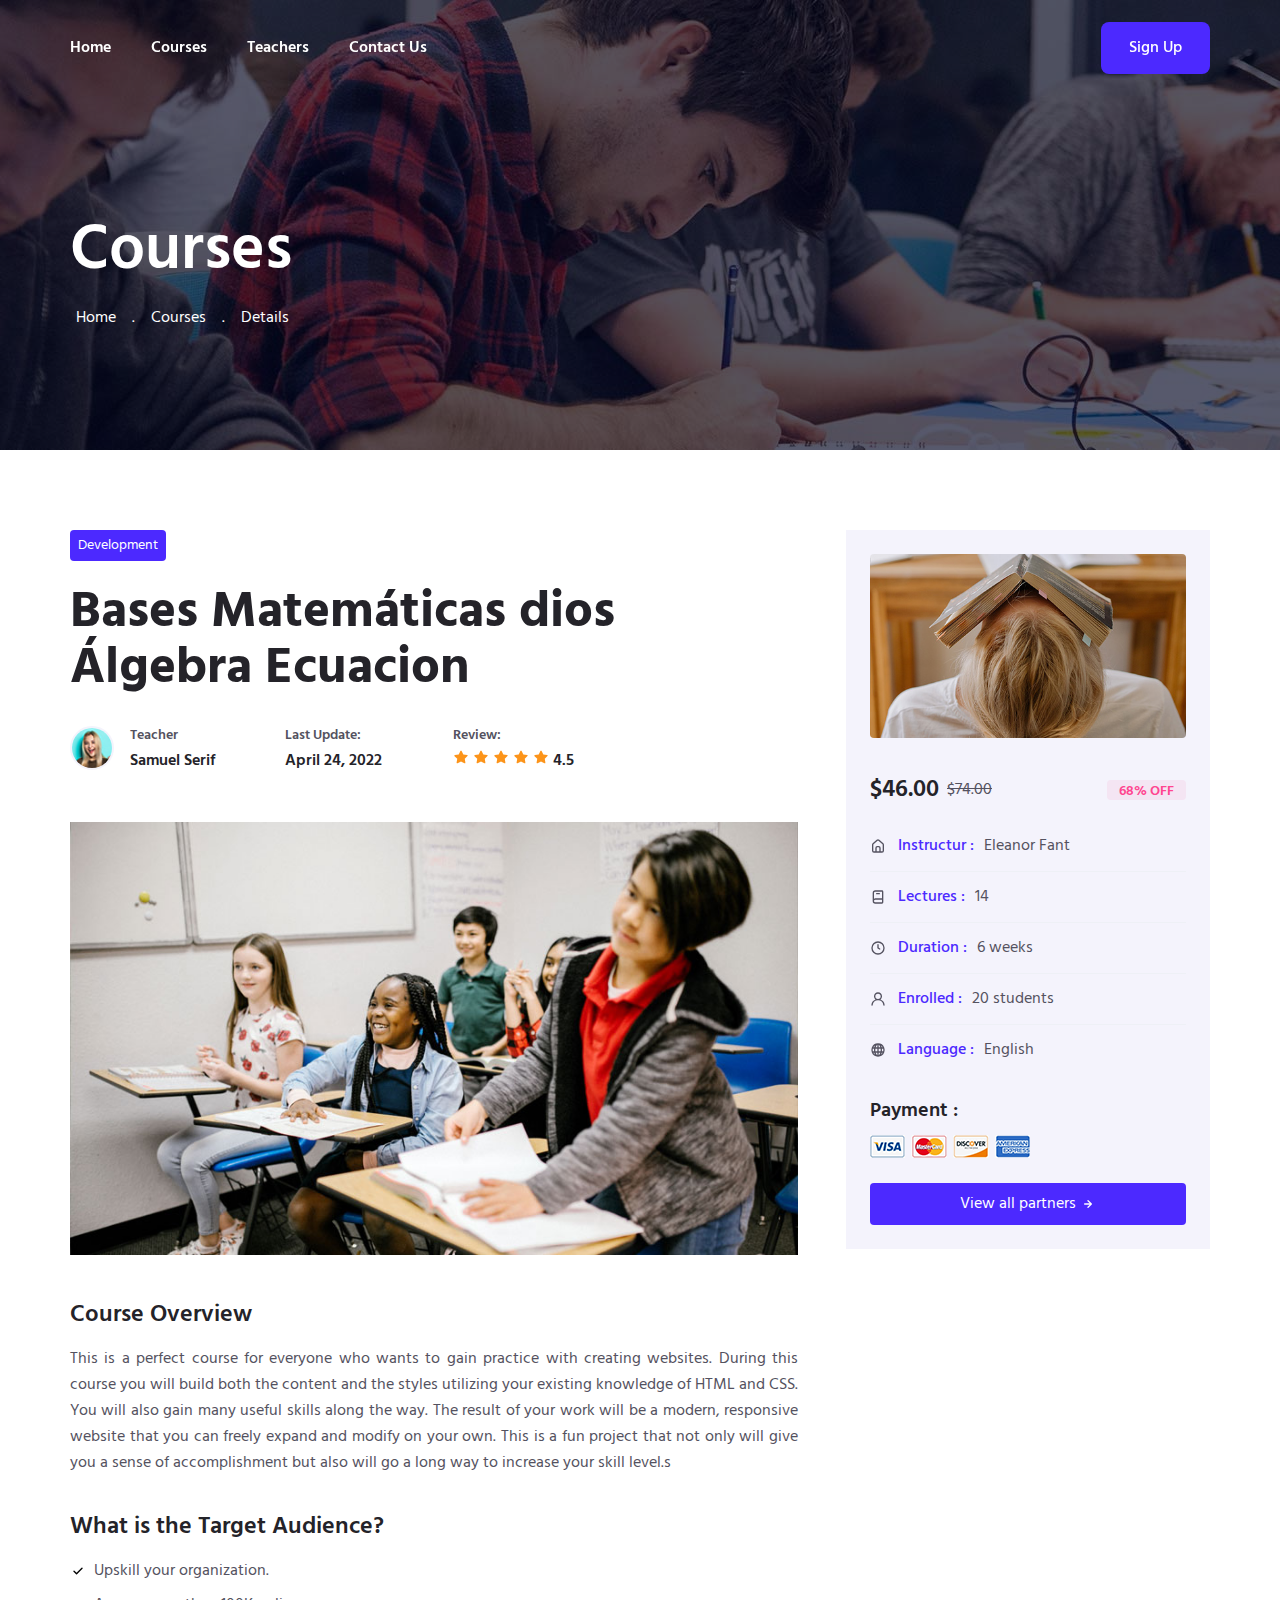
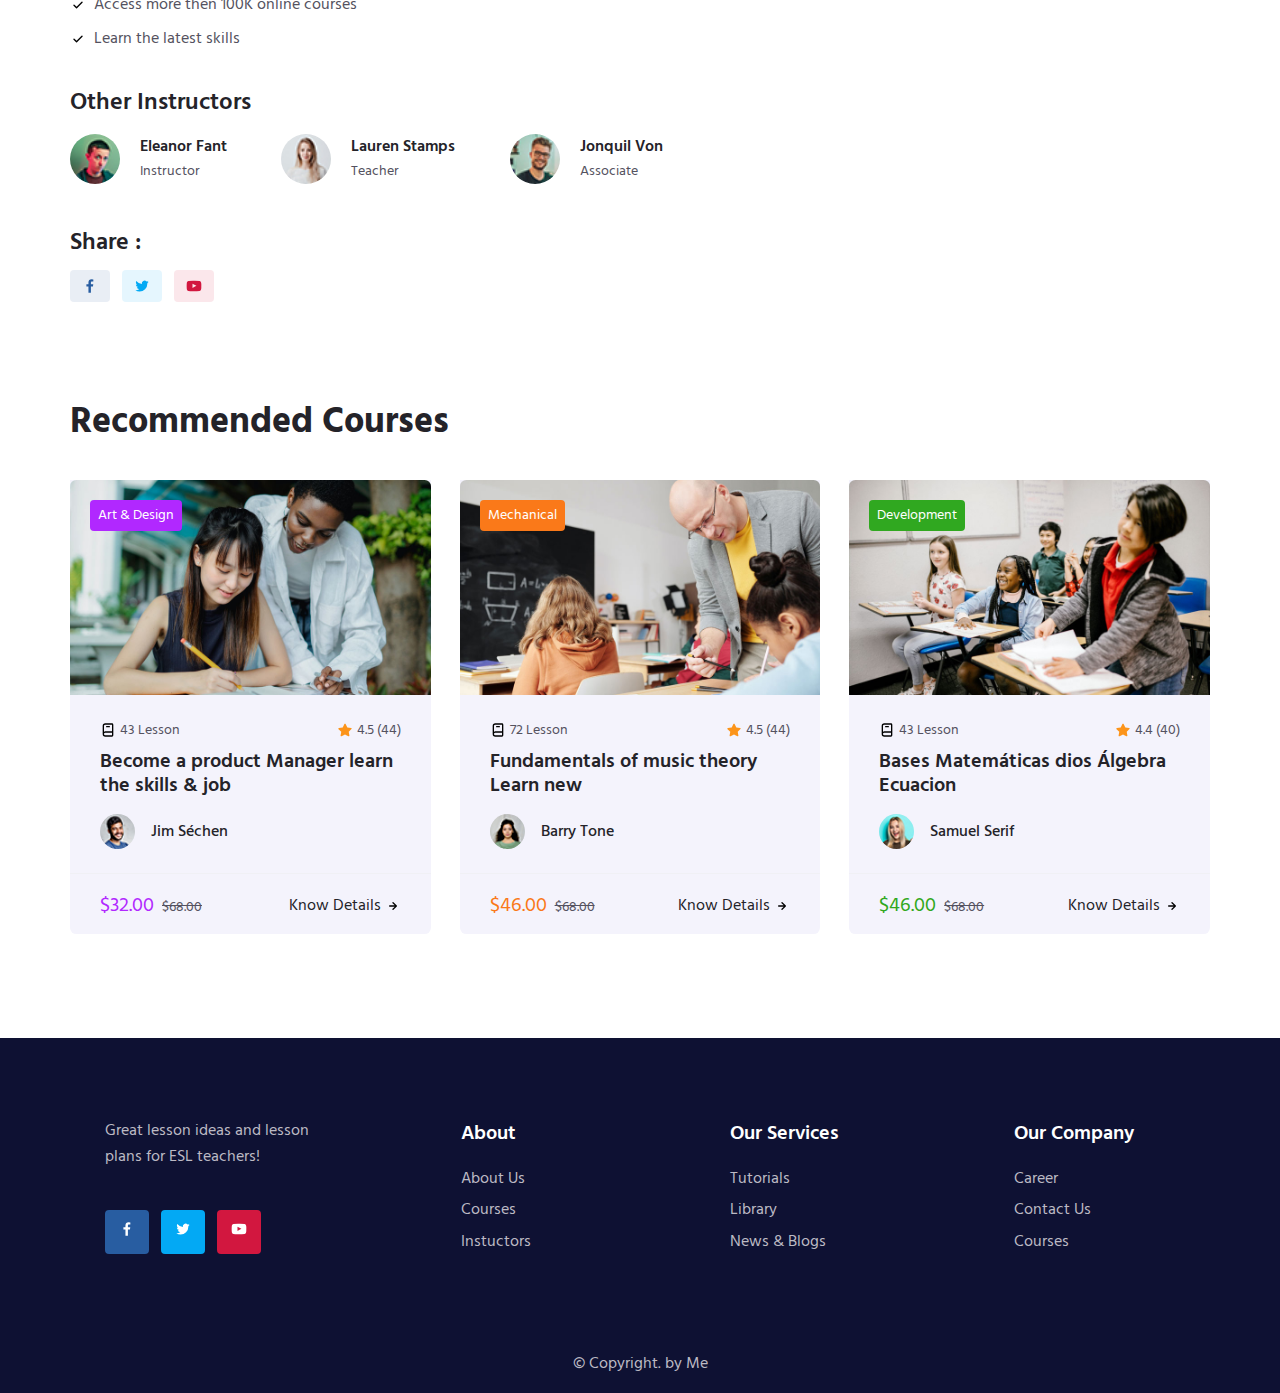
<file: course-details-2.html>
<!DOCTYPE html>
<html lang="en">
<head>
    <meta charset="UTF-8">
    <meta http-equiv="X-UA-Compatible" content="IE=edge">
    <meta name="viewport" content="width=device-width, initial-scale=1.0">

    <!--=============== CSS ===============-->
    <link rel="stylesheet" href="assets/Css/style.css">

    <title>Educational Website</title>
</head>
<body>
    <!--=============== HEADER ===============-->
    <header class="header" id="header">
		<nav class="nav container">

			<div class="nav__menu" id="nav-menu">
				<ul class="nav__list">
					<li class="nav-item">
						<a href="index.html" class="nav__link">Home</a>
					</li>

					<li class="nav-item">
						<a href="courses.html" class="nav__link">Courses</a>
					</li>

					<li class="nav-item">
						<a href="teachers.html" class="nav__link">Teachers</a>
					</li>

					<li class="nav-item">
						<a href="contact.html" class="nav__link">Contact Us</a>
					</li>
				</ul>

				<div class="nav__close" id="nav-close">
					<img src="assets/Img/times.svg" class="uil uil-times" alt="">

				</div>
			</div>

			<div class="nav__toggle" id="nav-toggle">
				<img src="assets/Img/apps.svg" class="uil uil-apps" alt="">

			</div>

			<a href="login.html" class="button button__header">Sign Up</a>
		</nav>
	</header>

    <!--=============== MAIN ===============-->
    <main class="main">
        <!--=============== PAGE TITLE ===============-->
        <section class="page__title-area">
            <div class="page__title-wrapper container">
                <h1 class="page__title">Courses</h1>

                <div class="breadcrumb">
                    <ul class="breadcrumb__list">
                        <li class="breadcrumb__item">
                            <a href="index.html" class="breadcrumb__link">Home</a>
                        </li>
                        <li class="breadcrumb__item">
                            <span class="breadcrumb__link">.</span>
                        </li>
                        <li class="breadcrumb__item">
                            <span class="breadcrumb__link">Courses</span>
                        </li>
                        <li class="breadcrumb__item">
                            <span class="breadcrumb__link">.</span>
                        </li>
                        <li class="breadcrumb__item">
                            <span class="breadcrumb__link">Details</span>
                        </li>
                    </ul>
                </div>
            </div>
        </section>

        <!--=============== COURSE DETAILS ===============-->
        <section class="course__details section">
            <div class="details__container grid container">
                <div class="details__group">
                    <div class="details__tag">Development</div>
                    <h3 class="details__title">Bases Matemáticas dios Álgebra Ecuacion</h3>
                    <div class="details__meta">
                        <div class="details__teacher">
                            <img src="assets/Img/course-teacher-3.jpg" alt="" class="details__teacher-img">

                            <div class="details__data">
                                <span class="details__subtitle">Teacher</span>
                                <h3 class="details__data-title">Samuel Serif</h3>
                            </div>
                        </div>
                        <div class="details__update">
                            <span class="details__subtitle">Last Update:</span>
                            <h3 class="details__data-title">April 24, 2022</h3>
                        </div>
                        <div class="details__rating">
                            <span class="details__subtitle">Review:</span>
                            <h3 class="details__data-title">
                                <img src="assets/Img/starr.svg" class="uis uis-star" alt="">
                                <img src="assets/Img/starr.svg" class="uis uis-star" alt="">
                                <img src="assets/Img/starr.svg" class="uis uis-star" alt="">
                                <img src="assets/Img/starr.svg" class="uis uis-star" alt="">
                                <img src="assets/Img/starr.svg" class="uis uis-star" alt="">
                                <span class="review">4.5</span>
                            </h3>
                        </div>
                    </div>
                    <img src="assets/Img/course-3.jpg" alt="" class="details__img">
                    <div class="course_description">
                        <h3 class="course__description-title">Course Overview</h3>
                        <p class="course__description-details">This is a perfect course for everyone who wants to gain practice with creating websites. During this course you will build both the content and the styles utilizing your existing knowledge of HTML and CSS. You will also gain many useful skills along the way. The result of your work will be a modern, responsive website that you can freely expand and modify on your own. This is a fun project that not only will give you a sense of accomplishment but also will go a long way to increase your skill level.s</p>
                        <div class="description__list">
                            <h3 class="description__list-title">What is the Target Audience?</h3>
                            <div class="description__list-details">
                                <p class="description__list-data">
                                    <img src="assets/Img/check.svg" class="details__icon">
                                    Upskill your organization.
                                </p>
                                <p class="description__list-data">
                                    <img src="assets/Img/check.svg" class="details__icon">
                                    Access more then 100K online courses
                                </p>
                                <p class="description__list-data">
                                    <img src="assets/Img/check.svg" class="details__icon">
                                    Learn the latest skills
                                </p>
                            </div>
                        </div>
                        <h3 class="course__description-title">Other Instructors</h3>
                        <div class="instructors">
                            <div class="instructors__group">
                                <img src="assets/Img/student-2.jpg" alt="" class="instructor__img">
                                <div class="instructor__data">
                                    <h3 class="instructor__title">Eleanor Fant</h3>
                                    <p class="instructor__subtitle">Instructor</p>
                                </div>
                            </div>

                            <div class="instructors">
                                <div class="instructors__group">
                                    <img src="assets/Img/student-3.jpg" alt="" class="instructor__img">
                                    <div class="instructor__data">
                                        <h3 class="instructor__title">Lauren Stamps</h3>
                                        <p class="instructor__subtitle">Teacher</p>
                                    </div>
                                </div>
                            </div>

                            <div class="instructors">
                                <div class="instructors__group">
                                    <img src="assets/Img/student-4.jpg" alt="" class="instructor__img">
                                    <div class="instructor__data">
                                        <h3 class="instructor__title">Jonquil Von</h3>
                                        <p class="instructor__subtitle">Associate</p>
                                    </div>
                                </div>
                            </div>
                        </div>
                        <div class="course__share">
                            <h3 class="share__title">Share :</h3>

                            <div class="course__social">
                               <a href="https://www.facebook.com/" class="course__social-link">
                                    <svg xmlns="http://www.w3.org/2000/svg" width="1em" height="1em" preserveAspectRatio="xMidYMid meet" viewBox="0 0 24 24"><path fill="currentColor" d="M15.12 5.32H17V2.14A26.11 26.11 0 0 0 14.26 2c-2.72 0-4.58 1.66-4.58 4.7v2.62H6.61v3.56h3.07V22h3.68v-9.12h3.06l.46-3.56h-3.52V7.05c0-1.05.28-1.73 1.76-1.73Z"/></svg>
                                </a>
                                <a href="https://twitter.com/" class="course__social-link">
                                    <svg xmlns="http://www.w3.org/2000/svg" width="1em" height="1em" preserveAspectRatio="xMidYMid meet" viewBox="0 0 24 24"><path fill="currentColor" d="M22 5.8a8.49 8.49 0 0 1-2.36.64a4.13 4.13 0 0 0 1.81-2.27a8.21 8.21 0 0 1-2.61 1a4.1 4.1 0 0 0-7 3.74a11.64 11.64 0 0 1-8.45-4.29a4.16 4.16 0 0 0-.55 2.07a4.09 4.09 0 0 0 1.82 3.41a4.05 4.05 0 0 1-1.86-.51v.05a4.1 4.1 0 0 0 3.3 4a3.93 3.93 0 0 1-1.1.17a4.9 4.9 0 0 1-.77-.07a4.11 4.11 0 0 0 3.83 2.84A8.22 8.22 0 0 1 3 18.34a7.93 7.93 0 0 1-1-.06a11.57 11.57 0 0 0 6.29 1.85A11.59 11.59 0 0 0 20 8.45v-.53a8.43 8.43 0 0 0 2-2.12Z"/></svg>
                                </a>
                                <a href="https://www.youtube.com/" class="course__social-link">
                                   <svg xmlns="http://www.w3.org/2000/svg" width="1em" height="1em" preserveAspectRatio="xMidYMid meet" viewBox="0 0 24 24"><path fill="currentColor" d="M23 9.71a8.5 8.5 0 0 0-.91-4.13a2.92 2.92 0 0 0-1.72-1A78.36 78.36 0 0 0 12 4.27a78.45 78.45 0 0 0-8.34.3a2.87 2.87 0 0 0-1.46.74c-.9.83-1 2.25-1.1 3.45a48.29 48.29 0 0 0 0 6.48a9.55 9.55 0 0 0 .3 2a3.14 3.14 0 0 0 .71 1.36a2.86 2.86 0 0 0 1.49.78a45.18 45.18 0 0 0 6.5.33c3.5.05 6.57 0 10.2-.28a2.88 2.88 0 0 0 1.53-.78a2.49 2.49 0 0 0 .61-1a10.58 10.58 0 0 0 .52-3.4c.04-.56.04-3.94.04-4.54ZM9.74 14.85V8.66l5.92 3.11c-1.66.92-3.85 1.96-5.92 3.08Z"/></svg>
                                </a>
                            </div>
                        </div>
                    </div>                   
                </div>
               <div class="course__video">
                    <img src="assets/Img/course-video.jpg" alt="" class="course__video-thumb">
                    <div class="course__video-meta">
                        <div class="course__video-price">
                            <span class="new__price">$46.00</span>
                            <span class="old__price">$74.00</span>
                        </div>
                        <div class="course__video-discount">68% OFF</div>
                    </div>
                    <div class="course__video-content">
                        <div class="course__video-group">
                            <svg xmlns="http://www.w3.org/2000/svg" width="1em" height="1em" preserveAspectRatio="xMidYMid meet" viewBox="0 0 24 24" class="course-video-icon"><path fill="currentColor" d="m20 8l-6-5.26a3 3 0 0 0-4 0L4 8a3 3 0 0 0-1 2.26V19a3 3 0 0 0 3 3h12a3 3 0 0 0 3-3v-8.75A3 3 0 0 0 20 8Zm-6 12h-4v-5a1 1 0 0 1 1-1h2a1 1 0 0 1 1 1Zm5-1a1 1 0 0 1-1 1h-2v-5a3 3 0 0 0-3-3h-2a3 3 0 0 0-3 3v5H6a1 1 0 0 1-1-1v-8.75a1 1 0 0 1 .34-.75l6-5.25a1 1 0 0 1 1.32 0l6 5.25a1 1 0 0 1 .34.75Z"/></svg>
                            <h3 class="course__video-info"><span>Instructur :</span> Eleanor Fant</h3>
                        </div>
                        <div class="course__video-group">
                            <svg xmlns="http://www.w3.org/2000/svg" width="1em" height="1em" preserveAspectRatio="xMidYMid meet" viewBox="0 0 24 24" class="course-video-icon"><path fill="currentColor" d="M18 2H8a4 4 0 0 0-4 4v12a4 4 0 0 0 4 4h10a2 2 0 0 0 2-2V4a2 2 0 0 0-2-2ZM6 6a2 2 0 0 1 2-2h10v10H8a3.91 3.91 0 0 0-2 .56Zm2 14a2 2 0 0 1 0-4h10v4Zm2-12h4a1 1 0 0 0 0-2h-4a1 1 0 0 0 0 2Z"/></svg>
                            <h3 class="course__video-info"><span>Lectures :</span> 14</h3>
                        </div>
                        <div class="course__video-group">
                            <svg xmlns="http://www.w3.org/2000/svg" width="1em" height="1em" preserveAspectRatio="xMidYMid meet" viewBox="0 0 24 24" class="course-video-icon"><path fill="currentColor" d="M15.098 12.634L13 11.423V7a1 1 0 0 0-2 0v5a1 1 0 0 0 .5.866l2.598 1.5a1 1 0 1 0 1-1.732ZM12 2a10 10 0 1 0 10 10A10.011 10.011 0 0 0 12 2Zm0 18a8 8 0 1 1 8-8a8.01 8.01 0 0 1-8 8Z"/></svg>
                            <h3 class="course__video-info"><span>Duration :</span> 6 weeks</h3>
                        </div>
                        <div class="course__video-group">
                            <svg xmlns="http://www.w3.org/2000/svg" width="1em" height="1em" preserveAspectRatio="xMidYMid meet" viewBox="0 0 24 24" class="course-video-icon"><path fill="currentColor" d="M15.71 12.71a6 6 0 1 0-7.42 0a10 10 0 0 0-6.22 8.18a1 1 0 0 0 2 .22a8 8 0 0 1 15.9 0a1 1 0 0 0 1 .89h.11a1 1 0 0 0 .88-1.1a10 10 0 0 0-6.25-8.19ZM12 12a4 4 0 1 1 4-4a4 4 0 0 1-4 4Z"/></svg>
                            <h3 class="course__video-info"><span>Enrolled  :</span> 20 students</h3>
                        </div>
                        <div class="course__video-group">
                            <svg xmlns="http://www.w3.org/2000/svg" width="1em" height="1em" preserveAspectRatio="xMidYMid meet" viewBox="0 0 24 24" class="course-video-icon"><path fill="currentColor" d="M21.41 8.64v-.05a10 10 0 0 0-18.78 0s0 0 0 .05a9.86 9.86 0 0 0 0 6.72v.05a10 10 0 0 0 18.78 0s0 0 0-.05a9.86 9.86 0 0 0 0-6.72ZM4.26 14a7.82 7.82 0 0 1 0-4h1.86a16.73 16.73 0 0 0 0 4Zm.82 2h1.4a12.15 12.15 0 0 0 1 2.57A8 8 0 0 1 5.08 16Zm1.4-8h-1.4a8 8 0 0 1 2.37-2.57A12.15 12.15 0 0 0 6.48 8ZM11 19.7A6.34 6.34 0 0 1 8.57 16H11Zm0-5.7H8.14a14.36 14.36 0 0 1 0-4H11Zm0-6H8.57A6.34 6.34 0 0 1 11 4.3Zm7.92 0h-1.4a12.15 12.15 0 0 0-1-2.57A8 8 0 0 1 18.92 8ZM13 4.3A6.34 6.34 0 0 1 15.43 8H13Zm0 15.4V16h2.43A6.34 6.34 0 0 1 13 19.7Zm2.86-5.7H13v-4h2.86a14.36 14.36 0 0 1 0 4Zm.69 4.57a12.15 12.15 0 0 0 1-2.57h1.4a8 8 0 0 1-2.4 2.57ZM19.74 14h-1.86a16.16 16.16 0 0 0 .12-2a16.28 16.28 0 0 0-.12-2h1.86a7.82 7.82 0 0 1 0 4Z"/></svg>
                            <h3 class="course__video-info"><span>Language :</span> English</h3>
                        </div>
                    </div>
                    <div class="course__payment">
                        <h3 class="course__payment-title">Payment :</h3>
                        <img src="assets/Img/payment-1.png" alt="" class="course__payment-img">
                    </div>
                    <span class="course__enroll-button">
                        View all partners <svg xmlns="http://www.w3.org/2000/svg" width="1em" height="1em" preserveAspectRatio="xMidYMid meet" viewBox="0 0 24 24" class="uil uil-arrow-right course__enroll-icon"><path fill="white" d="M17.92 11.62a1 1 0 0 0-.21-.33l-5-5a1 1 0 0 0-1.42 1.42l3.3 3.29H7a1 1 0 0 0 0 2h7.59l-3.3 3.29a1 1 0 0 0 0 1.42a1 1 0 0 0 1.42 0l5-5a1 1 0 0 0 .21-.33a1 1 0 0 0 0-.76Z"/></svg>
                    </span>
                </div>
            </div>
        </section>

        <!-- courses -->
		<section class="courses section container" id="courses">
			<h2 class="section__title recommended_courses">Recommended Courses</h2>

			<div class="courses__container grid container">
				<div class="course__item">
					<div class="course__box">
						<img src="assets/Img/course-1.jpg" alt="" class="course__img">
						<div class="course__tag">Art & Design</div>
					</div>
					<div class="course__content">
						<div class="course__meta">
							<div class="course__lesson">
								<img src="assets/Img/book-alt.svg" class="uil uil-book-alt" alt=""> 43 Lesson
							</div>

							<div class="course__rating">
								<img src="assets/Img/starr.svg" class="uis uis-star" alt=""></i>4.5 (44)
							</div>
						</div><h3 class="course__title">Become a product Manager learn the skills & job</h3>
						<div class="course__teacher">
							<img src="assets/Img/course-teacher-1.jpg" alt="" class="course__teacher-img">
							<h3 class="course__teacher-title">Jim Séchen</h3>
						</div>
					</div>

					<div class="course__more">
						<div class="course__prices">
							<span class="course__discount">$32.00</span>
							<span class="course__price">$68.00</span>
						</div>

						<span class="course__button">
							Know Details <img src="assets/Img/arrow-right.svg" class="uil uil-arrow-right" alt="">
						</span>
					</div>
				</div>

				<div class="course__item">
					<div class="course__box">
						<img src="assets/Img/course-2.jpg" alt="" class="course__img">
						<div class="course__tag">Mechanical</div>
					</div>
					<div class="course__content">
						<div class="course__meta">
							<div class="course__lesson">
								<img src="assets/Img/book-alt.svg" class="uil uil-book-alt" alt=""> 72 Lesson
							</div>

							<div class="course__rating">
								<img src="assets/Img/starr.svg" class="uis uis-star" alt="">4.5 (44)
							</div>
						</div><h3 class="course__title">Fundamentals of music theory Learn new</h3>
						<div class="course__teacher">
							<img src="assets/Img/course-teacher-2.jpg" alt="" class="course__teacher-img">
							<h3 class="course__teacher-title">Barry Tone</h3>
						</div>
					</div>

					<div class="course__more">
						<div class="course__prices">
							<span class="course__discount">$46.00</span>
							<span class="course__price">$68.00</span>
						</div>

						<span class="course__button">
							Know Details <img src="assets/Img/arrow-right.svg" class="uil uil-arrow-right" alt="">
						</span>
					</div>
				</div>

				<div class="course__item">
					<div class="course__box">
						<img src="assets/Img/course-3.jpg" alt="" class="course__img">
						<div class="course__tag">Development</div>
					</div>
					<div class="course__content">
						<div class="course__meta">
							<div class="course__lesson">
								<img src="assets/Img/book-alt.svg" class="uil uil-book-alt" alt=""> 43 Lesson
							</div>

							<div class="course__rating">
								<img src="assets/Img/starr.svg" class="uis uis-star" alt="">4.4 (40)
							</div>
						</div><h3 class="course__title">Bases Matemáticas dios Álgebra Ecuacion</h3>
						<div class="course__teacher">
							<img src="assets/Img/course-teacher-3.jpg" alt="" class="course__teacher-img">
							<h3 class="course__teacher-title">Samuel Serif</h3>
						</div>
					</div>

					<div class="course__more">
						<div class="course__prices">
							<span class="course__discount">$46.00</span>
							<span class="course__price">$68.00</span>
						</div>

						<span class="course__button">
							Know Details <img src="assets/Img/arrow-right.svg" class="uil uil-arrow-right" alt="">
						</span>
					</div>
				</div>
			</div>
		</section>
    </main>

    <!--=============== FOOTER ===============-->
<footer class="footer section">
        <div class="footer__container grid container">
            <div class="footer__content">
                <p class="footer__description">Great lesson ideas and lesson <br> plans for ESL teachers!</p>
                <div class="footer__social">
                    <a href="https://www.facebook.com/" class="footer__social-link">
                        <svg xmlns="http://www.w3.org/2000/svg" width="1em" height="1em" preserveAspectRatio="xMidYMid meet" viewBox="0 0 24 24"><path fill="currentColor" d="M15.12 5.32H17V2.14A26.11 26.11 0 0 0 14.26 2c-2.72 0-4.58 1.66-4.58 4.7v2.62H6.61v3.56h3.07V22h3.68v-9.12h3.06l.46-3.56h-3.52V7.05c0-1.05.28-1.73 1.76-1.73Z"/></svg>
                    </a>
                    <a href="https://twitter.com/" class="footer__social-link">
                        <svg xmlns="http://www.w3.org/2000/svg" width="1em" height="1em" preserveAspectRatio="xMidYMid meet" viewBox="0 0 24 24"><path fill="currentColor" d="M22 5.8a8.49 8.49 0 0 1-2.36.64a4.13 4.13 0 0 0 1.81-2.27a8.21 8.21 0 0 1-2.61 1a4.1 4.1 0 0 0-7 3.74a11.64 11.64 0 0 1-8.45-4.29a4.16 4.16 0 0 0-.55 2.07a4.09 4.09 0 0 0 1.82 3.41a4.05 4.05 0 0 1-1.86-.51v.05a4.1 4.1 0 0 0 3.3 4a3.93 3.93 0 0 1-1.1.17a4.9 4.9 0 0 1-.77-.07a4.11 4.11 0 0 0 3.83 2.84A8.22 8.22 0 0 1 3 18.34a7.93 7.93 0 0 1-1-.06a11.57 11.57 0 0 0 6.29 1.85A11.59 11.59 0 0 0 20 8.45v-.53a8.43 8.43 0 0 0 2-2.12Z"/></svg>
                    </a>
                    <a href="https://www.youtube.com/" class="footer__social-link">
                        <svg xmlns="http://www.w3.org/2000/svg" width="1em" height="1em" preserveAspectRatio="xMidYMid meet" viewBox="0 0 24 24"><path fill="currentColor" d="M23 9.71a8.5 8.5 0 0 0-.91-4.13a2.92 2.92 0 0 0-1.72-1A78.36 78.36 0 0 0 12 4.27a78.45 78.45 0 0 0-8.34.3a2.87 2.87 0 0 0-1.46.74c-.9.83-1 2.25-1.1 3.45a48.29 48.29 0 0 0 0 6.48a9.55 9.55 0 0 0 .3 2a3.14 3.14 0 0 0 .71 1.36a2.86 2.86 0 0 0 1.49.78a45.18 45.18 0 0 0 6.5.33c3.5.05 6.57 0 10.2-.28a2.88 2.88 0 0 0 1.53-.78a2.49 2.49 0 0 0 .61-1a10.58 10.58 0 0 0 .52-3.4c.04-.56.04-3.94.04-4.54ZM9.74 14.85V8.66l5.92 3.11c-1.66.92-3.85 1.96-5.92 3.08Z"/></svg>
                    </a>
                </div>
            </div>

            <div class="footer__content">
                <h3 class="footer__title">About</h3>

                <ul class="footer__links">
                    <li><a href="#" class="footer__link">About Us</a></li>
                    <li><a href="#" class="footer__link">Courses</a></li>
                    <li><a href="#" class="footer__link">Instuctors</a></li>
                </ul>
            </div>

            <div class="footer__content">
                <h3 class="footer__title">Our Services</h3>

                <ul class="footer__links">
                    <li><a href="#" class="footer__link">Tutorials</a></li>
                    <li><a href="#" class="footer__link">Library</a></li>
                    <li><a href="#" class="footer__link">News & Blogs</a></li>
                </ul>
            </div>

            <div class="footer__content">
                <h3 class="footer__title">Our Company</h3>

                <ul class="footer__links">
                    <li><a href="#" class="footer__link">Career</a></li>
                    <li><a href="#" class="footer__link">Contact Us</a></li>
                    <li><a href="#" class="footer__link">Courses</a></li>
                </ul>
            </div>
        </div>

        <span class="footer__copy">&#169; Copyright. by Me</span>
    </footer>

    <!--=============== JS ===============-->
    <script src="assets/Js/main.js"></script>
</body>
</html>
</file>
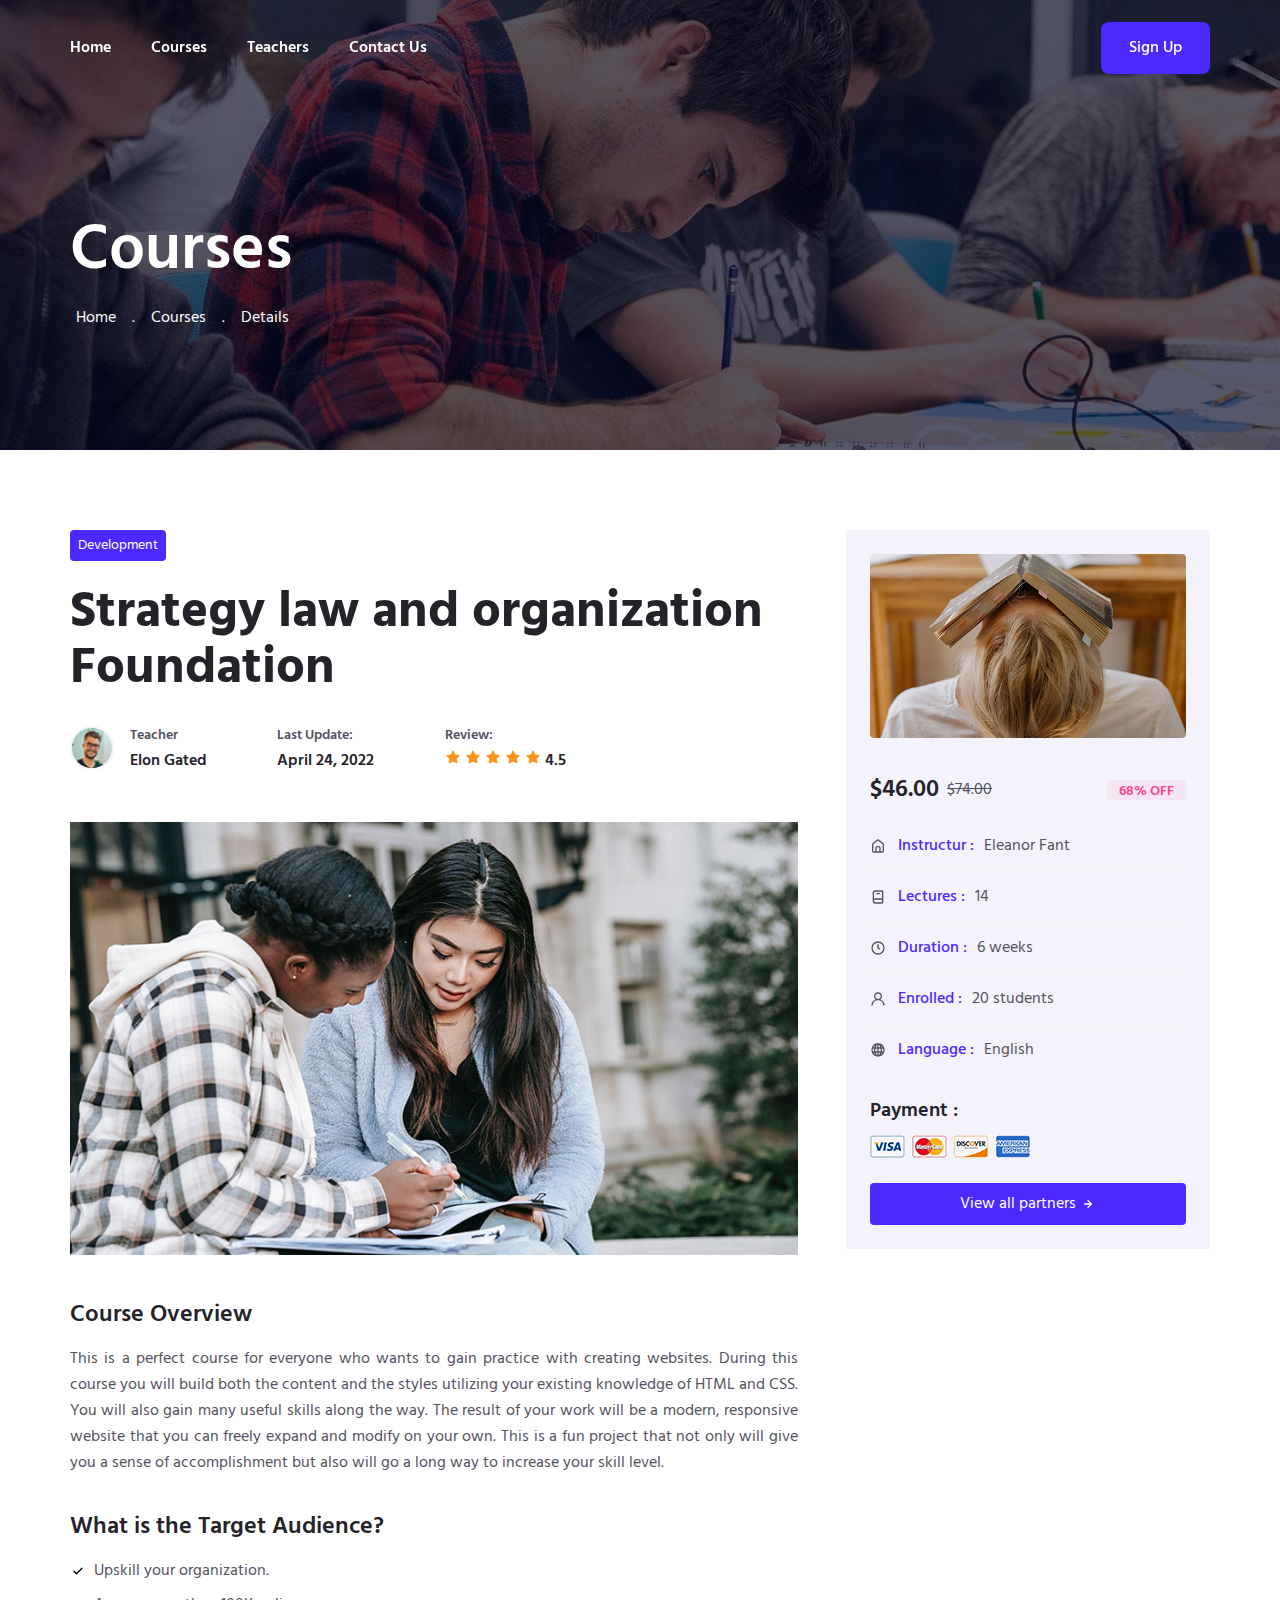
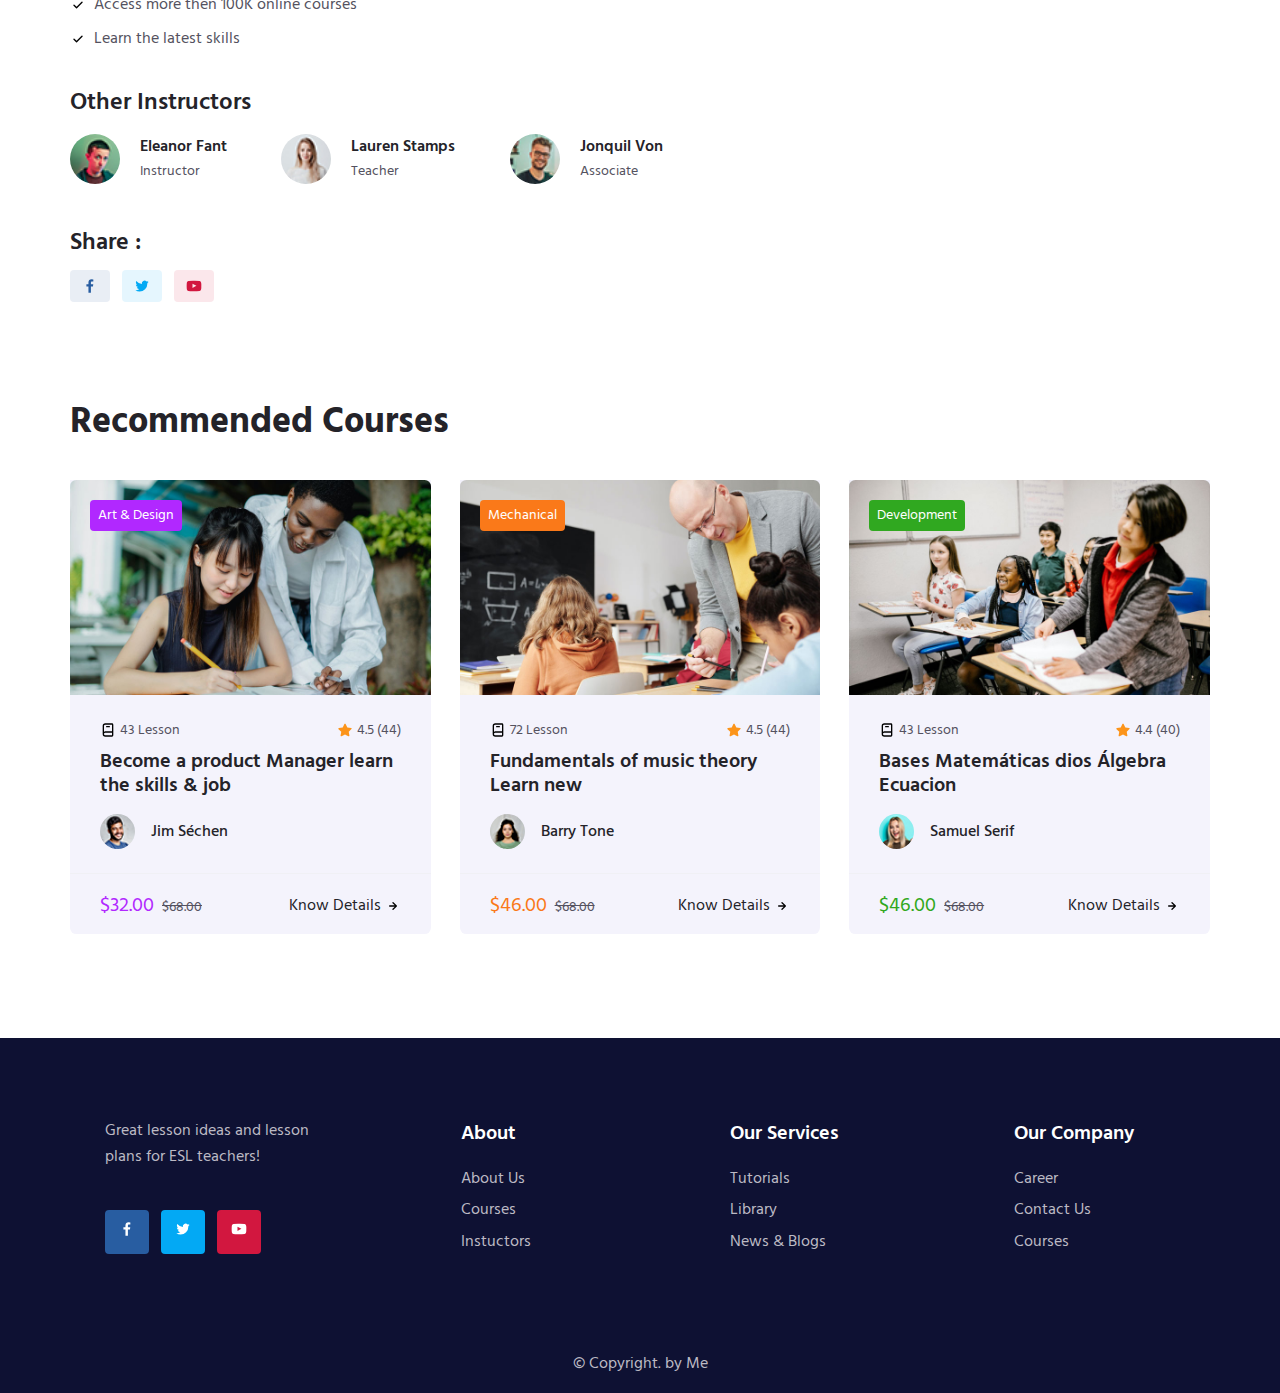
<file: course-details-3.html>
<!DOCTYPE html>
<html lang="en">
<head>
    <meta charset="UTF-8">
    <meta http-equiv="X-UA-Compatible" content="IE=edge">
    <meta name="viewport" content="width=device-width, initial-scale=1.0">

    <!--=============== CSS ===============-->
    <link rel="stylesheet" href="assets/Css/style.css">

    <title>Educational Website</title>
</head>
<body>
    <!--=============== HEADER ===============-->
    <header class="header" id="header">
		<nav class="nav container">

			<div class="nav__menu" id="nav-menu">
				<ul class="nav__list">
					<li class="nav-item">
						<a href="index.html" class="nav__link">Home</a>
					</li>

					<li class="nav-item">
						<a href="courses.html" class="nav__link">Courses</a>
					</li>

					<li class="nav-item">
						<a href="teachers.html" class="nav__link">Teachers</a>
					</li>

					<li class="nav-item">
						<a href="contact.html" class="nav__link">Contact Us</a>
					</li>
				</ul>

					<div class="nav__close" id="nav-close">
						<img src="assets/Img/times.svg" class="uil uil-times" alt="">
					</div>
				</div>
				<div class="nav__toggle" id="nav-toggle">
					<img src="assets/Img/apps.svg" class="uil uil-apps" alt="">
				</div>

			<a href="login.html" class="button button__header">Sign Up</a>
		</nav>
	</header>

    <!--=============== MAIN ===============-->
    <main class="main">
        <!--=============== PAGE TITLE ===============-->
        <section class="page__title-area">
            <div class="page__title-wrapper container">
                <h1 class="page__title">Courses</h1>

                <div class="breadcrumb">
                    <ul class="breadcrumb__list">
                        <li class="breadcrumb__item">
                            <a href="index.html" class="breadcrumb__link">Home</a>
                        </li>
                        <li class="breadcrumb__item">
                            <span class="breadcrumb__link">.</span>
                        </li>
                        <li class="breadcrumb__item">
                            <span class="breadcrumb__link">Courses</span>
                        </li>
                        <li class="breadcrumb__item">
                            <span class="breadcrumb__link">.</span>
                        </li>
                        <li class="breadcrumb__item">
                            <span class="breadcrumb__link">Details</span>
                        </li>
                    </ul>
                </div>
            </div>
        </section>

        <!--=============== COURSE DETAILS ===============-->
        <section class="course__details section">
            <div class="details__container grid container">
                <div class="details__group">
                    <div class="details__tag">Development</div>
                    <h3 class="details__title">Strategy law and organization Foundation</h3>
                    <div class="details__meta">
                        <div class="details__teacher">
                            <img src="assets/Img/course-teacher-4.jpg" alt="" class="details__teacher-img">

                            <div class="details__data">
                                <span class="details__subtitle">Teacher</span>
                                <h3 class="details__data-title">Elon Gated</h3>
                            </div>
                        </div>
                        <div class="details__update">
                            <span class="details__subtitle">Last Update:</span>
                            <h3 class="details__data-title">April 24, 2022</h3>
                        </div>
                        <div class="details__rating">
                            <span class="details__subtitle">Review:</span>
                            <h3 class="details__data-title">
					   			<img src="assets/Img/starr.svg" class="uis uis-star" alt="">
                                <img src="assets/Img/starr.svg" class="uis uis-star" alt="">
                                <img src="assets/Img/starr.svg" class="uis uis-star" alt="">
                                <img src="assets/Img/starr.svg" class="uis uis-star" alt="">
                                <img src="assets/Img/starr.svg" class="uis uis-star" alt="">
                                <span class="review">4.5</span>
                            </h3>
                        </div>
                    </div>
                    <img src="assets/Img/course-4.jpg" alt="" class="details__img">
                    <div class="course_description">
                        <h3 class="course__description-title">Course Overview</h3>
                        <p class="course__description-details">This is a perfect course for everyone who wants to gain practice with creating websites. During this course you will build both the content and the styles utilizing your existing knowledge of HTML and CSS. You will also gain many useful skills along the way. The result of your work will be a modern, responsive website that you can freely expand and modify on your own. This is a fun project that not only will give you a sense of accomplishment but also will go a long way to increase your skill level.</p>
                        <div class="description__list">
                            <h3 class="description__list-title">What is the Target Audience?</h3>
                            <div class="description__list-details">
                                <p class="description__list-data">
                                    <img src="assets/Img/check.svg" class="details__icon">
                                    Upskill your organization.
                                </p>
                                <p class="description__list-data">
                                    <img src="assets/Img/check.svg" class="details__icon">
                                    Access more then 100K online courses
                                </p>
                                <p class="description__list-data">
                                    <img src="assets/Img/check.svg" class="details__icon">
                                    Learn the latest skills
                                </p>
                            </div>
                        </div>
                        <h3 class="course__description-title">Other Instructors</h3>
                        <div class="instructors">
                            <div class="instructors__group">
                                <img src="assets/Img/student-2.jpg" alt="" class="instructor__img">
                                <div class="instructor__data">
                                    <h3 class="instructor__title">Eleanor Fant</h3>
                                    <p class="instructor__subtitle">Instructor</p>
                                </div>
                            </div>

                            <div class="instructors">
                                <div class="instructors__group">
                                    <img src="assets/Img/student-3.jpg" alt="" class="instructor__img">
                                    <div class="instructor__data">
                                        <h3 class="instructor__title">Lauren Stamps</h3>
                                        <p class="instructor__subtitle">Teacher</p>
                                    </div>
                                </div>
                            </div>

                            <div class="instructors">
                                <div class="instructors__group">
                                    <img src="assets/Img/student-4.jpg" alt="" class="instructor__img">
                                    <div class="instructor__data">
                                        <h3 class="instructor__title">Jonquil Von</h3>
                                        <p class="instructor__subtitle">Associate</p>
                                    </div>
                                </div>
                            </div>
                        </div>
                        <div class="course__share">
                            <h3 class="share__title">Share :</h3>

                            <div class="course__social">
                                <a href="https://www.facebook.com/" class="course__social-link">
                                    <svg xmlns="http://www.w3.org/2000/svg" width="1em" height="1em" preserveAspectRatio="xMidYMid meet" viewBox="0 0 24 24"><path fill="currentColor" d="M15.12 5.32H17V2.14A26.11 26.11 0 0 0 14.26 2c-2.72 0-4.58 1.66-4.58 4.7v2.62H6.61v3.56h3.07V22h3.68v-9.12h3.06l.46-3.56h-3.52V7.05c0-1.05.28-1.73 1.76-1.73Z"/></svg>
                                </a>
                                <a href="https://twitter.com/" class="course__social-link">
                                    <svg xmlns="http://www.w3.org/2000/svg" width="1em" height="1em" preserveAspectRatio="xMidYMid meet" viewBox="0 0 24 24"><path fill="currentColor" d="M22 5.8a8.49 8.49 0 0 1-2.36.64a4.13 4.13 0 0 0 1.81-2.27a8.21 8.21 0 0 1-2.61 1a4.1 4.1 0 0 0-7 3.74a11.64 11.64 0 0 1-8.45-4.29a4.16 4.16 0 0 0-.55 2.07a4.09 4.09 0 0 0 1.82 3.41a4.05 4.05 0 0 1-1.86-.51v.05a4.1 4.1 0 0 0 3.3 4a3.93 3.93 0 0 1-1.1.17a4.9 4.9 0 0 1-.77-.07a4.11 4.11 0 0 0 3.83 2.84A8.22 8.22 0 0 1 3 18.34a7.93 7.93 0 0 1-1-.06a11.57 11.57 0 0 0 6.29 1.85A11.59 11.59 0 0 0 20 8.45v-.53a8.43 8.43 0 0 0 2-2.12Z"/></svg>
                                </a>
                                <a href="https://www.youtube.com/" class="course__social-link">
                                   <svg xmlns="http://www.w3.org/2000/svg" width="1em" height="1em" preserveAspectRatio="xMidYMid meet" viewBox="0 0 24 24"><path fill="currentColor" d="M23 9.71a8.5 8.5 0 0 0-.91-4.13a2.92 2.92 0 0 0-1.72-1A78.36 78.36 0 0 0 12 4.27a78.45 78.45 0 0 0-8.34.3a2.87 2.87 0 0 0-1.46.74c-.9.83-1 2.25-1.1 3.45a48.29 48.29 0 0 0 0 6.48a9.55 9.55 0 0 0 .3 2a3.14 3.14 0 0 0 .71 1.36a2.86 2.86 0 0 0 1.49.78a45.18 45.18 0 0 0 6.5.33c3.5.05 6.57 0 10.2-.28a2.88 2.88 0 0 0 1.53-.78a2.49 2.49 0 0 0 .61-1a10.58 10.58 0 0 0 .52-3.4c.04-.56.04-3.94.04-4.54ZM9.74 14.85V8.66l5.92 3.11c-1.66.92-3.85 1.96-5.92 3.08Z"/></svg>
                                </a>
                            </div>
                        </div>
                    </div>                   
                </div>
                <div class="course__video">
                    <img src="assets/Img/course-video.jpg" alt="" class="course__video-thumb">
                    <div class="course__video-meta">
                        <div class="course__video-price">
                            <span class="new__price">$46.00</span>
                            <span class="old__price">$74.00</span>
                        </div>
                        <div class="course__video-discount">68% OFF</div>
                    </div>
                    <div class="course__video-content">
                        <div class="course__video-group">
                            <svg xmlns="http://www.w3.org/2000/svg" width="1em" height="1em" preserveAspectRatio="xMidYMid meet" viewBox="0 0 24 24" class="course-video-icon"><path fill="currentColor" d="m20 8l-6-5.26a3 3 0 0 0-4 0L4 8a3 3 0 0 0-1 2.26V19a3 3 0 0 0 3 3h12a3 3 0 0 0 3-3v-8.75A3 3 0 0 0 20 8Zm-6 12h-4v-5a1 1 0 0 1 1-1h2a1 1 0 0 1 1 1Zm5-1a1 1 0 0 1-1 1h-2v-5a3 3 0 0 0-3-3h-2a3 3 0 0 0-3 3v5H6a1 1 0 0 1-1-1v-8.75a1 1 0 0 1 .34-.75l6-5.25a1 1 0 0 1 1.32 0l6 5.25a1 1 0 0 1 .34.75Z"/></svg>
                            <h3 class="course__video-info"><span>Instructur :</span> Eleanor Fant</h3>
                        </div>
                        <div class="course__video-group">
                            <svg xmlns="http://www.w3.org/2000/svg" width="1em" height="1em" preserveAspectRatio="xMidYMid meet" viewBox="0 0 24 24" class="course-video-icon"><path fill="currentColor" d="M18 2H8a4 4 0 0 0-4 4v12a4 4 0 0 0 4 4h10a2 2 0 0 0 2-2V4a2 2 0 0 0-2-2ZM6 6a2 2 0 0 1 2-2h10v10H8a3.91 3.91 0 0 0-2 .56Zm2 14a2 2 0 0 1 0-4h10v4Zm2-12h4a1 1 0 0 0 0-2h-4a1 1 0 0 0 0 2Z"/></svg>
                            <h3 class="course__video-info"><span>Lectures :</span> 14</h3>
                        </div>
                        <div class="course__video-group">
                            <svg xmlns="http://www.w3.org/2000/svg" width="1em" height="1em" preserveAspectRatio="xMidYMid meet" viewBox="0 0 24 24" class="course-video-icon"><path fill="currentColor" d="M15.098 12.634L13 11.423V7a1 1 0 0 0-2 0v5a1 1 0 0 0 .5.866l2.598 1.5a1 1 0 1 0 1-1.732ZM12 2a10 10 0 1 0 10 10A10.011 10.011 0 0 0 12 2Zm0 18a8 8 0 1 1 8-8a8.01 8.01 0 0 1-8 8Z"/></svg>
                            <h3 class="course__video-info"><span>Duration :</span> 6 weeks</h3>
                        </div>
                        <div class="course__video-group">
                            <svg xmlns="http://www.w3.org/2000/svg" width="1em" height="1em" preserveAspectRatio="xMidYMid meet" viewBox="0 0 24 24" class="course-video-icon"><path fill="currentColor" d="M15.71 12.71a6 6 0 1 0-7.42 0a10 10 0 0 0-6.22 8.18a1 1 0 0 0 2 .22a8 8 0 0 1 15.9 0a1 1 0 0 0 1 .89h.11a1 1 0 0 0 .88-1.1a10 10 0 0 0-6.25-8.19ZM12 12a4 4 0 1 1 4-4a4 4 0 0 1-4 4Z"/></svg>
                            <h3 class="course__video-info"><span>Enrolled  :</span> 20 students</h3>
                        </div>
                        <div class="course__video-group">
                            <svg xmlns="http://www.w3.org/2000/svg" width="1em" height="1em" preserveAspectRatio="xMidYMid meet" viewBox="0 0 24 24" class="course-video-icon"><path fill="currentColor" d="M21.41 8.64v-.05a10 10 0 0 0-18.78 0s0 0 0 .05a9.86 9.86 0 0 0 0 6.72v.05a10 10 0 0 0 18.78 0s0 0 0-.05a9.86 9.86 0 0 0 0-6.72ZM4.26 14a7.82 7.82 0 0 1 0-4h1.86a16.73 16.73 0 0 0 0 4Zm.82 2h1.4a12.15 12.15 0 0 0 1 2.57A8 8 0 0 1 5.08 16Zm1.4-8h-1.4a8 8 0 0 1 2.37-2.57A12.15 12.15 0 0 0 6.48 8ZM11 19.7A6.34 6.34 0 0 1 8.57 16H11Zm0-5.7H8.14a14.36 14.36 0 0 1 0-4H11Zm0-6H8.57A6.34 6.34 0 0 1 11 4.3Zm7.92 0h-1.4a12.15 12.15 0 0 0-1-2.57A8 8 0 0 1 18.92 8ZM13 4.3A6.34 6.34 0 0 1 15.43 8H13Zm0 15.4V16h2.43A6.34 6.34 0 0 1 13 19.7Zm2.86-5.7H13v-4h2.86a14.36 14.36 0 0 1 0 4Zm.69 4.57a12.15 12.15 0 0 0 1-2.57h1.4a8 8 0 0 1-2.4 2.57ZM19.74 14h-1.86a16.16 16.16 0 0 0 .12-2a16.28 16.28 0 0 0-.12-2h1.86a7.82 7.82 0 0 1 0 4Z"/></svg>
                            <h3 class="course__video-info"><span>Language :</span> English</h3>
                        </div>
                    </div>
                    <div class="course__payment">
                        <h3 class="course__payment-title">Payment :</h3>
                        <img src="assets/Img/payment-1.png" alt="" class="course__payment-img">
                    </div>
                    <span class="course__enroll-button">
                        View all partners <svg xmlns="http://www.w3.org/2000/svg" width="1em" height="1em" preserveAspectRatio="xMidYMid meet" viewBox="0 0 24 24" class="uil uil-arrow-right course__enroll-icon"><path fill="white" d="M17.92 11.62a1 1 0 0 0-.21-.33l-5-5a1 1 0 0 0-1.42 1.42l3.3 3.29H7a1 1 0 0 0 0 2h7.59l-3.3 3.29a1 1 0 0 0 0 1.42a1 1 0 0 0 1.42 0l5-5a1 1 0 0 0 .21-.33a1 1 0 0 0 0-.76Z"/></svg>
                    </span>
                </div>
            </div>
        </section>

        <!-- courses -->
		<section class="courses section container" id="courses">
			<h2 class="section__title recommended_courses">Recommended Courses</h2>

			<div class="courses__container grid container">
				<div class="course__item">
					<div class="course__box">
						<img src="assets/Img/course-1.jpg" alt="" class="course__img">
						<div class="course__tag">Art & Design</div>
					</div>
					<div class="course__content">
						<div class="course__meta">
							<div class="course__lesson">
								<img src="assets/Img/book-alt.svg" class="uil uil-book-alt" alt=""> 43 Lesson
							</div>

							<div class="course__rating">
								<img src="assets/Img/starr.svg" class="uis uis-star" alt=""></i>4.5 (44)
							</div>
						</div><h3 class="course__title">Become a product Manager learn the skills & job</h3>
						<div class="course__teacher">
							<img src="assets/Img/course-teacher-1.jpg" alt="" class="course__teacher-img">
							<h3 class="course__teacher-title">Jim Séchen</h3>
						</div>
					</div>

					<div class="course__more">
						<div class="course__prices">
							<span class="course__discount">$32.00</span>
							<span class="course__price">$68.00</span>
						</div>

						<span class="course__button">
							Know Details <img src="assets/Img/arrow-right.svg" class="uil uil-arrow-right" alt="">
						</span>
					</div>
				</div>

				<div class="course__item">
					<div class="course__box">
						<img src="assets/Img/course-2.jpg" alt="" class="course__img">
						<div class="course__tag">Mechanical</div>
					</div>
					<div class="course__content">
						<div class="course__meta">
							<div class="course__lesson">
								<img src="assets/Img/book-alt.svg" class="uil uil-book-alt" alt=""> 72 Lesson
							</div>

							<div class="course__rating">
								<img src="assets/Img/starr.svg" class="uis uis-star" alt="">4.5 (44)
							</div>
						</div><h3 class="course__title">Fundamentals of music theory Learn new</h3>
						<div class="course__teacher">
							<img src="assets/Img/course-teacher-2.jpg" alt="" class="course__teacher-img">
							<h3 class="course__teacher-title">Barry Tone</h3>
						</div>
					</div>

					<div class="course__more">
						<div class="course__prices">
							<span class="course__discount">$46.00</span>
							<span class="course__price">$68.00</span>
						</div>

						<span class="course__button">
							Know Details <img src="assets/Img/arrow-right.svg" class="uil uil-arrow-right" alt="">
						</span>
					</div>
				</div>

				<div class="course__item">
					<div class="course__box">
						<img src="assets/Img/course-3.jpg" alt="" class="course__img">
						<div class="course__tag">Development</div>
					</div>
					<div class="course__content">
						<div class="course__meta">
							<div class="course__lesson">
								<img src="assets/Img/book-alt.svg" class="uil uil-book-alt" alt=""> 43 Lesson
							</div>

							<div class="course__rating">
								<img src="assets/Img/starr.svg" class="uis uis-star" alt="">4.4 (40)
							</div>
						</div><h3 class="course__title">Bases Matemáticas dios Álgebra Ecuacion</h3>
						<div class="course__teacher">
							<img src="assets/Img/course-teacher-3.jpg" alt="" class="course__teacher-img">
							<h3 class="course__teacher-title">Samuel Serif</h3>
						</div>
					</div>

					<div class="course__more">
						<div class="course__prices">
							<span class="course__discount">$46.00</span>
							<span class="course__price">$68.00</span>
						</div>

						<span class="course__button">
							Know Details <img src="assets/Img/arrow-right.svg" class="uil uil-arrow-right" alt="">
						</span>
					</div>
				</div>
			</div>
		</section>
    </main>

    <!--=============== FOOTER ===============-->
    <footer class="footer section">
        <div class="footer__container grid container">
            <div class="footer__content">
                <p class="footer__description">Great lesson ideas and lesson <br> plans for ESL teachers!</p>
                <div class="footer__social">
                    <a href="https://www.facebook.com/" class="footer__social-link">
                        <svg xmlns="http://www.w3.org/2000/svg" width="1em" height="1em" preserveAspectRatio="xMidYMid meet" viewBox="0 0 24 24"><path fill="currentColor" d="M15.12 5.32H17V2.14A26.11 26.11 0 0 0 14.26 2c-2.72 0-4.58 1.66-4.58 4.7v2.62H6.61v3.56h3.07V22h3.68v-9.12h3.06l.46-3.56h-3.52V7.05c0-1.05.28-1.73 1.76-1.73Z"/></svg>
                    </a>
                    <a href="https://twitter.com/" class="footer__social-link">
                        <svg xmlns="http://www.w3.org/2000/svg" width="1em" height="1em" preserveAspectRatio="xMidYMid meet" viewBox="0 0 24 24"><path fill="currentColor" d="M22 5.8a8.49 8.49 0 0 1-2.36.64a4.13 4.13 0 0 0 1.81-2.27a8.21 8.21 0 0 1-2.61 1a4.1 4.1 0 0 0-7 3.74a11.64 11.64 0 0 1-8.45-4.29a4.16 4.16 0 0 0-.55 2.07a4.09 4.09 0 0 0 1.82 3.41a4.05 4.05 0 0 1-1.86-.51v.05a4.1 4.1 0 0 0 3.3 4a3.93 3.93 0 0 1-1.1.17a4.9 4.9 0 0 1-.77-.07a4.11 4.11 0 0 0 3.83 2.84A8.22 8.22 0 0 1 3 18.34a7.93 7.93 0 0 1-1-.06a11.57 11.57 0 0 0 6.29 1.85A11.59 11.59 0 0 0 20 8.45v-.53a8.43 8.43 0 0 0 2-2.12Z"/></svg>
                    </a>
                    <a href="https://www.youtube.com/" class="footer__social-link">
                        <svg xmlns="http://www.w3.org/2000/svg" width="1em" height="1em" preserveAspectRatio="xMidYMid meet" viewBox="0 0 24 24"><path fill="currentColor" d="M23 9.71a8.5 8.5 0 0 0-.91-4.13a2.92 2.92 0 0 0-1.72-1A78.36 78.36 0 0 0 12 4.27a78.45 78.45 0 0 0-8.34.3a2.87 2.87 0 0 0-1.46.74c-.9.83-1 2.25-1.1 3.45a48.29 48.29 0 0 0 0 6.48a9.55 9.55 0 0 0 .3 2a3.14 3.14 0 0 0 .71 1.36a2.86 2.86 0 0 0 1.49.78a45.18 45.18 0 0 0 6.5.33c3.5.05 6.57 0 10.2-.28a2.88 2.88 0 0 0 1.53-.78a2.49 2.49 0 0 0 .61-1a10.58 10.58 0 0 0 .52-3.4c.04-.56.04-3.94.04-4.54ZM9.74 14.85V8.66l5.92 3.11c-1.66.92-3.85 1.96-5.92 3.08Z"/></svg>
                    </a>
                </div>
            </div>

            <div class="footer__content">
                <h3 class="footer__title">About</h3>

                <ul class="footer__links">
                    <li><a href="#" class="footer__link">About Us</a></li>
                    <li><a href="#" class="footer__link">Courses</a></li>
                    <li><a href="#" class="footer__link">Instuctors</a></li>
                </ul>
            </div>

            <div class="footer__content">
                <h3 class="footer__title">Our Services</h3>

                <ul class="footer__links">
                    <li><a href="#" class="footer__link">Tutorials</a></li>
                    <li><a href="#" class="footer__link">Library</a></li>
                    <li><a href="#" class="footer__link">News & Blogs</a></li>
                </ul>
            </div>

            <div class="footer__content">
                <h3 class="footer__title">Our Company</h3>

                <ul class="footer__links">
                    <li><a href="#" class="footer__link">Career</a></li>
                    <li><a href="#" class="footer__link">Contact Us</a></li>
                    <li><a href="#" class="footer__link">Courses</a></li>
                </ul>
            </div>
        </div>

        <span class="footer__copy">&#169; Copyright. by Me</span>
    </footer>

    <!--=============== JS ===============-->
    <script src="assets/Js/main.js"></script>
</body>
</html>
</file>
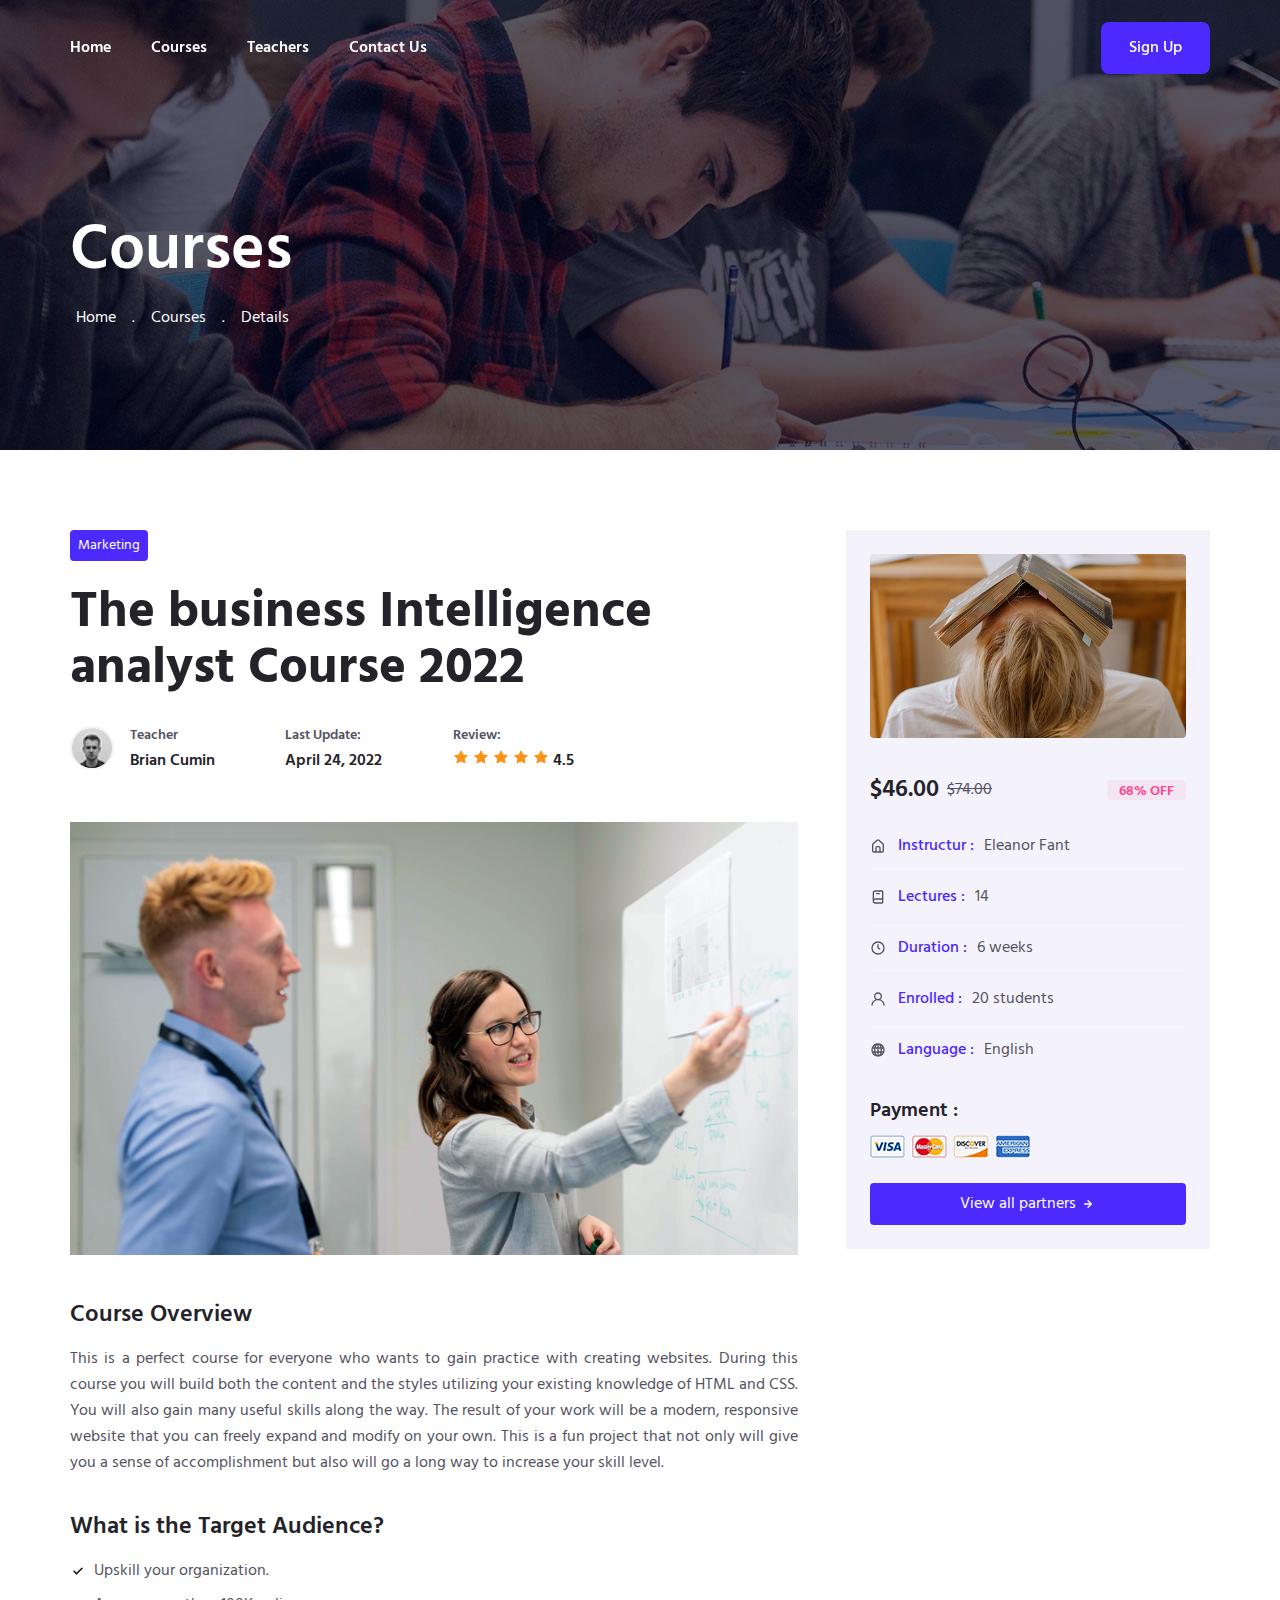
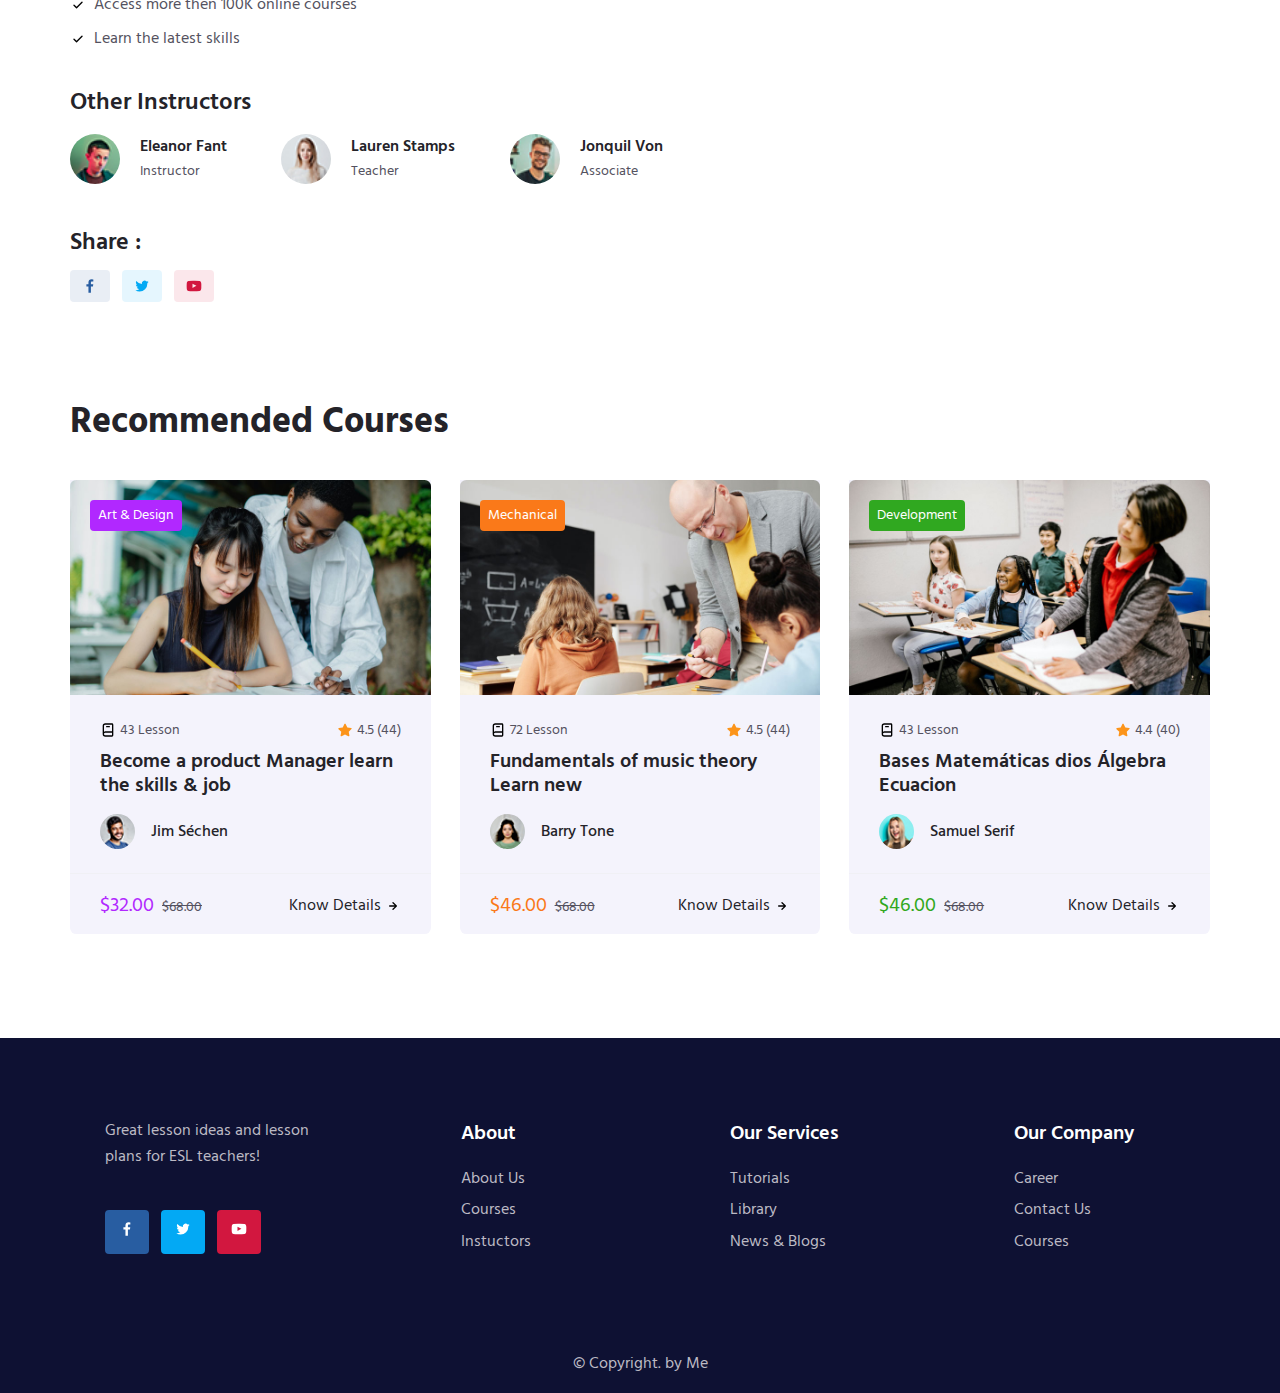
<file: course-details-4.html>
<!DOCTYPE html>
<html lang="en">
<head>
    <meta charset="UTF-8">
    <meta http-equiv="X-UA-Compatible" content="IE=edge">
    <meta name="viewport" content="width=device-width, initial-scale=1.0">

    <!--=============== CSS ===============-->
    <link rel="stylesheet" href="assets/Css/style.css">

    <title>Educational Website</title>
</head>
<body>
    <!--=============== HEADER ===============-->
    <header class="header" id="header">
		<nav class="nav container">

			<div class="nav__menu" id="nav-menu">
				<ul class="nav__list">
					<li class="nav-item">
						<a href="index.html" class="nav__link">Home</a>
					</li>

					<li class="nav-item">
						<a href="courses.html" class="nav__link">Courses</a>
					</li>

					<li class="nav-item">
						<a href="teachers.html" class="nav__link">Teachers</a>
					</li>

					<li class="nav-item">
						<a href="contact.html" class="nav__link">Contact Us</a>
					</li>
				</ul>

				<div class="nav__close" id="nav-close">
					<img src="assets/Img/times.svg" class="uil uil-times" alt="">
				</div>
			</div>

			<div class="nav__toggle" id="nav-toggle">
				<img src="assets/Img/apps.svg" class="uil uil-apps" alt="">
			</div>

			<a href="login.html" class="button button__header">Sign Up</a>
		</nav>
	</header>

    <!--=============== MAIN ===============-->
    <main class="main">
        <!--=============== PAGE TITLE ===============-->
        <section class="page__title-area">
            <div class="page__title-wrapper container">
                <h1 class="page__title">Courses</h1>

                <div class="breadcrumb">
                    <ul class="breadcrumb__list">
                        <li class="breadcrumb__item">
                            <a href="index.html" class="breadcrumb__link">Home</a>
                        </li>
                        <li class="breadcrumb__item">
                            <span class="breadcrumb__link">.</span>
                        </li>
                        <li class="breadcrumb__item">
                            <span class="breadcrumb__link">Courses</span>
                        </li>
                        <li class="breadcrumb__item">
                            <span class="breadcrumb__link">.</span>
                        </li>
                        <li class="breadcrumb__item">
                            <span class="breadcrumb__link">Details</span>
                        </li>
                    </ul>
                </div>
            </div>
        </section>

        <!--=============== COURSE DETAILS ===============-->
        <section class="course__details section">
            <div class="details__container grid container">
                <div class="details__group">
                    <div class="details__tag">Marketing</div>
                    <h3 class="details__title">The business Intelligence analyst Course 2022</h3>
                    <div class="details__meta">
                        <div class="details__teacher">
                            <img src="assets/Img/course-teacher-5.jpg" alt="" class="details__teacher-img">

                            <div class="details__data">
                                <span class="details__subtitle">Teacher</span>
                                <h3 class="details__data-title">Brian Cumin</h3>
                            </div>
                        </div>
                        <div class="details__update">
                            <span class="details__subtitle">Last Update:</span>
                            <h3 class="details__data-title">April 24, 2022</h3>
                        </div>
                        <div class="details__rating">
                            <span class="details__subtitle">Review:</span>
                            <h3 class="details__data-title">
                                <img src="assets/Img/starr.svg" class="uis uis-star" alt="">
                                <img src="assets/Img/starr.svg" class="uis uis-star" alt="">
                                <img src="assets/Img/starr.svg" class="uis uis-star" alt="">
                                <img src="assets/Img/starr.svg" class="uis uis-star" alt="">
                                <img src="assets/Img/starr.svg" class="uis uis-star" alt="">
                                <span class="review">4.5</span>
                            </h3>
                        </div>
                    </div>
                    <img src="assets/Img/course-5.jpg" alt="" class="details__img">
                    <div class="course_description">
                        <h3 class="course__description-title">Course Overview</h3>
                        <p class="course__description-details">This is a perfect course for everyone who wants to gain practice with creating websites. During this course you will build both the content and the styles utilizing your existing knowledge of HTML and CSS. You will also gain many useful skills along the way. The result of your work will be a modern, responsive website that you can freely expand and modify on your own. This is a fun project that not only will give you a sense of accomplishment but also will go a long way to increase your skill level.</p>
                        <div class="description__list">
                            <h3 class="description__list-title">What is the Target Audience?</h3>
                            <div class="description__list-details">
                                <p class="description__list-data">
                                    <img src="assets/Img/check.svg" class="details__icon">
                                    Upskill your organization.
                                </p>
                                <p class="description__list-data">
                                    <img src="assets/Img/check.svg" class="details__icon">
                                    Access more then 100K online courses
                                </p>
                                <p class="description__list-data">
                                    <img src="assets/Img/check.svg" class="details__icon">
                                    Learn the latest skills
                                </p>
                            </div>
                        </div>
                        <h3 class="course__description-title">Other Instructors</h3>
                        <div class="instructors">
                            <div class="instructors__group">
                                <img src="assets/Img/student-2.jpg" alt="" class="instructor__img">
                                <div class="instructor__data">
                                    <h3 class="instructor__title">Eleanor Fant</h3>
                                    <p class="instructor__subtitle">Instructor</p>
                                </div>
                            </div>

                            <div class="instructors">
                                <div class="instructors__group">
                                    <img src="assets/Img/student-3.jpg" alt="" class="instructor__img">
                                    <div class="instructor__data">
                                        <h3 class="instructor__title">Lauren Stamps</h3>
                                        <p class="instructor__subtitle">Teacher</p>
                                    </div>
                                </div>
                            </div>

                            <div class="instructors">
                                <div class="instructors__group">
                                    <img src="assets/Img/student-4.jpg" alt="" class="instructor__img">
                                    <div class="instructor__data">
                                        <h3 class="instructor__title">Jonquil Von</h3>
                                        <p class="instructor__subtitle">Associate</p>
                                    </div>
                                </div>
                            </div>
                        </div>
                        <div class="course__share">
                            <h3 class="share__title">Share :</h3>

                            <div class="course__social">
                                <a href="https://www.facebook.com/" class="course__social-link">
                                    <svg xmlns="http://www.w3.org/2000/svg" width="1em" height="1em" preserveAspectRatio="xMidYMid meet" viewBox="0 0 24 24"><path fill="currentColor" d="M15.12 5.32H17V2.14A26.11 26.11 0 0 0 14.26 2c-2.72 0-4.58 1.66-4.58 4.7v2.62H6.61v3.56h3.07V22h3.68v-9.12h3.06l.46-3.56h-3.52V7.05c0-1.05.28-1.73 1.76-1.73Z"/></svg>
                                </a>
                                <a href="https://twitter.com/" class="course__social-link">
                                    <svg xmlns="http://www.w3.org/2000/svg" width="1em" height="1em" preserveAspectRatio="xMidYMid meet" viewBox="0 0 24 24"><path fill="currentColor" d="M22 5.8a8.49 8.49 0 0 1-2.36.64a4.13 4.13 0 0 0 1.81-2.27a8.21 8.21 0 0 1-2.61 1a4.1 4.1 0 0 0-7 3.74a11.64 11.64 0 0 1-8.45-4.29a4.16 4.16 0 0 0-.55 2.07a4.09 4.09 0 0 0 1.82 3.41a4.05 4.05 0 0 1-1.86-.51v.05a4.1 4.1 0 0 0 3.3 4a3.93 3.93 0 0 1-1.1.17a4.9 4.9 0 0 1-.77-.07a4.11 4.11 0 0 0 3.83 2.84A8.22 8.22 0 0 1 3 18.34a7.93 7.93 0 0 1-1-.06a11.57 11.57 0 0 0 6.29 1.85A11.59 11.59 0 0 0 20 8.45v-.53a8.43 8.43 0 0 0 2-2.12Z"/></svg>
                                </a>
                                <a href="https://www.youtube.com/" class="course__social-link">
                                   <svg xmlns="http://www.w3.org/2000/svg" width="1em" height="1em" preserveAspectRatio="xMidYMid meet" viewBox="0 0 24 24"><path fill="currentColor" d="M23 9.71a8.5 8.5 0 0 0-.91-4.13a2.92 2.92 0 0 0-1.72-1A78.36 78.36 0 0 0 12 4.27a78.45 78.45 0 0 0-8.34.3a2.87 2.87 0 0 0-1.46.74c-.9.83-1 2.25-1.1 3.45a48.29 48.29 0 0 0 0 6.48a9.55 9.55 0 0 0 .3 2a3.14 3.14 0 0 0 .71 1.36a2.86 2.86 0 0 0 1.49.78a45.18 45.18 0 0 0 6.5.33c3.5.05 6.57 0 10.2-.28a2.88 2.88 0 0 0 1.53-.78a2.49 2.49 0 0 0 .61-1a10.58 10.58 0 0 0 .52-3.4c.04-.56.04-3.94.04-4.54ZM9.74 14.85V8.66l5.92 3.11c-1.66.92-3.85 1.96-5.92 3.08Z"/></svg>
                                </a>
                            </div>
                        </div>
                    </div>                   
                </div>
                <div class="course__video">
                    <img src="assets/Img/course-video.jpg" alt="" class="course__video-thumb">
                    <div class="course__video-meta">
                        <div class="course__video-price">
                            <span class="new__price">$46.00</span>
                            <span class="old__price">$74.00</span>
                        </div>
                        <div class="course__video-discount">68% OFF</div>
                    </div>
                    <div class="course__video-content">
                        <div class="course__video-group">
                            <svg xmlns="http://www.w3.org/2000/svg" width="1em" height="1em" preserveAspectRatio="xMidYMid meet" viewBox="0 0 24 24" class="course-video-icon"><path fill="currentColor" d="m20 8l-6-5.26a3 3 0 0 0-4 0L4 8a3 3 0 0 0-1 2.26V19a3 3 0 0 0 3 3h12a3 3 0 0 0 3-3v-8.75A3 3 0 0 0 20 8Zm-6 12h-4v-5a1 1 0 0 1 1-1h2a1 1 0 0 1 1 1Zm5-1a1 1 0 0 1-1 1h-2v-5a3 3 0 0 0-3-3h-2a3 3 0 0 0-3 3v5H6a1 1 0 0 1-1-1v-8.75a1 1 0 0 1 .34-.75l6-5.25a1 1 0 0 1 1.32 0l6 5.25a1 1 0 0 1 .34.75Z"/></svg>
                            <h3 class="course__video-info"><span>Instructur :</span> Eleanor Fant</h3>
                        </div>
                        <div class="course__video-group">
                            <svg xmlns="http://www.w3.org/2000/svg" width="1em" height="1em" preserveAspectRatio="xMidYMid meet" viewBox="0 0 24 24" class="course-video-icon"><path fill="currentColor" d="M18 2H8a4 4 0 0 0-4 4v12a4 4 0 0 0 4 4h10a2 2 0 0 0 2-2V4a2 2 0 0 0-2-2ZM6 6a2 2 0 0 1 2-2h10v10H8a3.91 3.91 0 0 0-2 .56Zm2 14a2 2 0 0 1 0-4h10v4Zm2-12h4a1 1 0 0 0 0-2h-4a1 1 0 0 0 0 2Z"/></svg>
                            <h3 class="course__video-info"><span>Lectures :</span> 14</h3>
                        </div>
                        <div class="course__video-group">
                            <svg xmlns="http://www.w3.org/2000/svg" width="1em" height="1em" preserveAspectRatio="xMidYMid meet" viewBox="0 0 24 24" class="course-video-icon"><path fill="currentColor" d="M15.098 12.634L13 11.423V7a1 1 0 0 0-2 0v5a1 1 0 0 0 .5.866l2.598 1.5a1 1 0 1 0 1-1.732ZM12 2a10 10 0 1 0 10 10A10.011 10.011 0 0 0 12 2Zm0 18a8 8 0 1 1 8-8a8.01 8.01 0 0 1-8 8Z"/></svg>
                            <h3 class="course__video-info"><span>Duration :</span> 6 weeks</h3>
                        </div>
                        <div class="course__video-group">
                            <svg xmlns="http://www.w3.org/2000/svg" width="1em" height="1em" preserveAspectRatio="xMidYMid meet" viewBox="0 0 24 24" class="course-video-icon"><path fill="currentColor" d="M15.71 12.71a6 6 0 1 0-7.42 0a10 10 0 0 0-6.22 8.18a1 1 0 0 0 2 .22a8 8 0 0 1 15.9 0a1 1 0 0 0 1 .89h.11a1 1 0 0 0 .88-1.1a10 10 0 0 0-6.25-8.19ZM12 12a4 4 0 1 1 4-4a4 4 0 0 1-4 4Z"/></svg>
                            <h3 class="course__video-info"><span>Enrolled  :</span> 20 students</h3>
                        </div>
                        <div class="course__video-group">
                            <svg xmlns="http://www.w3.org/2000/svg" width="1em" height="1em" preserveAspectRatio="xMidYMid meet" viewBox="0 0 24 24" class="course-video-icon"><path fill="currentColor" d="M21.41 8.64v-.05a10 10 0 0 0-18.78 0s0 0 0 .05a9.86 9.86 0 0 0 0 6.72v.05a10 10 0 0 0 18.78 0s0 0 0-.05a9.86 9.86 0 0 0 0-6.72ZM4.26 14a7.82 7.82 0 0 1 0-4h1.86a16.73 16.73 0 0 0 0 4Zm.82 2h1.4a12.15 12.15 0 0 0 1 2.57A8 8 0 0 1 5.08 16Zm1.4-8h-1.4a8 8 0 0 1 2.37-2.57A12.15 12.15 0 0 0 6.48 8ZM11 19.7A6.34 6.34 0 0 1 8.57 16H11Zm0-5.7H8.14a14.36 14.36 0 0 1 0-4H11Zm0-6H8.57A6.34 6.34 0 0 1 11 4.3Zm7.92 0h-1.4a12.15 12.15 0 0 0-1-2.57A8 8 0 0 1 18.92 8ZM13 4.3A6.34 6.34 0 0 1 15.43 8H13Zm0 15.4V16h2.43A6.34 6.34 0 0 1 13 19.7Zm2.86-5.7H13v-4h2.86a14.36 14.36 0 0 1 0 4Zm.69 4.57a12.15 12.15 0 0 0 1-2.57h1.4a8 8 0 0 1-2.4 2.57ZM19.74 14h-1.86a16.16 16.16 0 0 0 .12-2a16.28 16.28 0 0 0-.12-2h1.86a7.82 7.82 0 0 1 0 4Z"/></svg>
                            <h3 class="course__video-info"><span>Language :</span> English</h3>
                        </div>
                    </div>
                    <div class="course__payment">
                        <h3 class="course__payment-title">Payment :</h3>
                        <img src="assets/Img/payment-1.png" alt="" class="course__payment-img">
                    </div>
                    <span class="course__enroll-button">
                        View all partners <svg xmlns="http://www.w3.org/2000/svg" width="1em" height="1em" preserveAspectRatio="xMidYMid meet" viewBox="0 0 24 24" class="uil uil-arrow-right course__enroll-icon"><path fill="white" d="M17.92 11.62a1 1 0 0 0-.21-.33l-5-5a1 1 0 0 0-1.42 1.42l3.3 3.29H7a1 1 0 0 0 0 2h7.59l-3.3 3.29a1 1 0 0 0 0 1.42a1 1 0 0 0 1.42 0l5-5a1 1 0 0 0 .21-.33a1 1 0 0 0 0-.76Z"/></svg>
                    </span>
                </div>
            </div>
        </section>

        <!-- courses -->
		<section class="courses section container" id="courses">
			<h2 class="section__title recommended_courses">Recommended Courses</h2>

			<div class="courses__container grid container">
				<div class="course__item">
					<div class="course__box">
						<img src="assets/Img/course-1.jpg" alt="" class="course__img">
						<div class="course__tag">Art & Design</div>
					</div>
					<div class="course__content">
						<div class="course__meta">
							<div class="course__lesson">
								<img src="assets/Img/book-alt.svg" class="uil uil-book-alt" alt=""> 43 Lesson
							</div>

							<div class="course__rating">
								<img src="assets/Img/starr.svg" class="uis uis-star" alt=""></i>4.5 (44)
							</div>
						</div><h3 class="course__title">Become a product Manager learn the skills & job</h3>
						<div class="course__teacher">
							<img src="assets/Img/course-teacher-1.jpg" alt="" class="course__teacher-img">
							<h3 class="course__teacher-title">Jim Séchen</h3>
						</div>
					</div>

					<div class="course__more">
						<div class="course__prices">
							<span class="course__discount">$32.00</span>
							<span class="course__price">$68.00</span>
						</div>

						<span class="course__button">
							Know Details <img src="assets/Img/arrow-right.svg" class="uil uil-arrow-right" alt="">
						</span>
					</div>
				</div>

				<div class="course__item">
					<div class="course__box">
						<img src="assets/Img/course-2.jpg" alt="" class="course__img">
						<div class="course__tag">Mechanical</div>
					</div>
					<div class="course__content">
						<div class="course__meta">
							<div class="course__lesson">
								<img src="assets/Img/book-alt.svg" class="uil uil-book-alt" alt=""> 72 Lesson
							</div>

							<div class="course__rating">
								<img src="assets/Img/starr.svg" class="uis uis-star" alt="">4.5 (44)
							</div>
						</div><h3 class="course__title">Fundamentals of music theory Learn new</h3>
						<div class="course__teacher">
							<img src="assets/Img/course-teacher-2.jpg" alt="" class="course__teacher-img">
							<h3 class="course__teacher-title">Barry Tone</h3>
						</div>
					</div>

					<div class="course__more">
						<div class="course__prices">
							<span class="course__discount">$46.00</span>
							<span class="course__price">$68.00</span>
						</div>

						<span class="course__button">
							Know Details <img src="assets/Img/arrow-right.svg" class="uil uil-arrow-right" alt="">
						</span>
					</div>
				</div>

				<div class="course__item">
					<div class="course__box">
						<img src="assets/Img/course-3.jpg" alt="" class="course__img">
						<div class="course__tag">Development</div>
					</div>
					<div class="course__content">
						<div class="course__meta">
							<div class="course__lesson">
								<img src="assets/Img/book-alt.svg" class="uil uil-book-alt" alt=""> 43 Lesson
							</div>

							<div class="course__rating">
								<img src="assets/Img/starr.svg" class="uis uis-star" alt="">4.4 (40)
							</div>
						</div><h3 class="course__title">Bases Matemáticas dios Álgebra Ecuacion</h3>
						<div class="course__teacher">
							<img src="assets/Img/course-teacher-3.jpg" alt="" class="course__teacher-img">
							<h3 class="course__teacher-title">Samuel Serif</h3>
						</div>
					</div>

					<div class="course__more">
						<div class="course__prices">
							<span class="course__discount">$46.00</span>
							<span class="course__price">$68.00</span>
						</div>

						<span class="course__button">
							Know Details <img src="assets/Img/arrow-right.svg" class="uil uil-arrow-right" alt="">
						</span>
					</div>
				</div>
			</div>
		</section>
    </main>

    <!--=============== FOOTER ===============-->
    <footer class="footer section">
        <div class="footer__container grid container">
            <div class="footer__content">
                <p class="footer__description">Great lesson ideas and lesson <br> plans for ESL teachers!</p>
                <div class="footer__social">
                    <a href="https://www.facebook.com/" class="footer__social-link">
                        <svg xmlns="http://www.w3.org/2000/svg" width="1em" height="1em" preserveAspectRatio="xMidYMid meet" viewBox="0 0 24 24"><path fill="currentColor" d="M15.12 5.32H17V2.14A26.11 26.11 0 0 0 14.26 2c-2.72 0-4.58 1.66-4.58 4.7v2.62H6.61v3.56h3.07V22h3.68v-9.12h3.06l.46-3.56h-3.52V7.05c0-1.05.28-1.73 1.76-1.73Z"/></svg>
                    </a>
                    <a href="https://twitter.com/" class="footer__social-link">
                        <svg xmlns="http://www.w3.org/2000/svg" width="1em" height="1em" preserveAspectRatio="xMidYMid meet" viewBox="0 0 24 24"><path fill="currentColor" d="M22 5.8a8.49 8.49 0 0 1-2.36.64a4.13 4.13 0 0 0 1.81-2.27a8.21 8.21 0 0 1-2.61 1a4.1 4.1 0 0 0-7 3.74a11.64 11.64 0 0 1-8.45-4.29a4.16 4.16 0 0 0-.55 2.07a4.09 4.09 0 0 0 1.82 3.41a4.05 4.05 0 0 1-1.86-.51v.05a4.1 4.1 0 0 0 3.3 4a3.93 3.93 0 0 1-1.1.17a4.9 4.9 0 0 1-.77-.07a4.11 4.11 0 0 0 3.83 2.84A8.22 8.22 0 0 1 3 18.34a7.93 7.93 0 0 1-1-.06a11.57 11.57 0 0 0 6.29 1.85A11.59 11.59 0 0 0 20 8.45v-.53a8.43 8.43 0 0 0 2-2.12Z"/></svg>
                    </a>
                    <a href="https://www.youtube.com/" class="footer__social-link">
                        <svg xmlns="http://www.w3.org/2000/svg" width="1em" height="1em" preserveAspectRatio="xMidYMid meet" viewBox="0 0 24 24"><path fill="currentColor" d="M23 9.71a8.5 8.5 0 0 0-.91-4.13a2.92 2.92 0 0 0-1.72-1A78.36 78.36 0 0 0 12 4.27a78.45 78.45 0 0 0-8.34.3a2.87 2.87 0 0 0-1.46.74c-.9.83-1 2.25-1.1 3.45a48.29 48.29 0 0 0 0 6.48a9.55 9.55 0 0 0 .3 2a3.14 3.14 0 0 0 .71 1.36a2.86 2.86 0 0 0 1.49.78a45.18 45.18 0 0 0 6.5.33c3.5.05 6.57 0 10.2-.28a2.88 2.88 0 0 0 1.53-.78a2.49 2.49 0 0 0 .61-1a10.58 10.58 0 0 0 .52-3.4c.04-.56.04-3.94.04-4.54ZM9.74 14.85V8.66l5.92 3.11c-1.66.92-3.85 1.96-5.92 3.08Z"/></svg>
                    </a>
                </div>
            </div>

            <div class="footer__content">
                <h3 class="footer__title">About</h3>

                <ul class="footer__links">
                    <li><a href="#" class="footer__link">About Us</a></li>
                    <li><a href="#" class="footer__link">Courses</a></li>
                    <li><a href="#" class="footer__link">Instuctors</a></li>
                </ul>
            </div>

            <div class="footer__content">
                <h3 class="footer__title">Our Services</h3>

                <ul class="footer__links">
                    <li><a href="#" class="footer__link">Tutorials</a></li>
                    <li><a href="#" class="footer__link">Library</a></li>
                    <li><a href="#" class="footer__link">News & Blogs</a></li>
                </ul>
            </div>

            <div class="footer__content">
                <h3 class="footer__title">Our Company</h3>

                <ul class="footer__links">
                    <li><a href="#" class="footer__link">Career</a></li>
                    <li><a href="#" class="footer__link">Contact Us</a></li>
                    <li><a href="#" class="footer__link">Courses</a></li>
                </ul>
            </div>
        </div>

        <span class="footer__copy">&#169; Copyright. by Me</span>
    </footer>

    <!--=============== JS ===============-->
    <script src="assets/Js/main.js"></script>
</body>
</html>
</file>
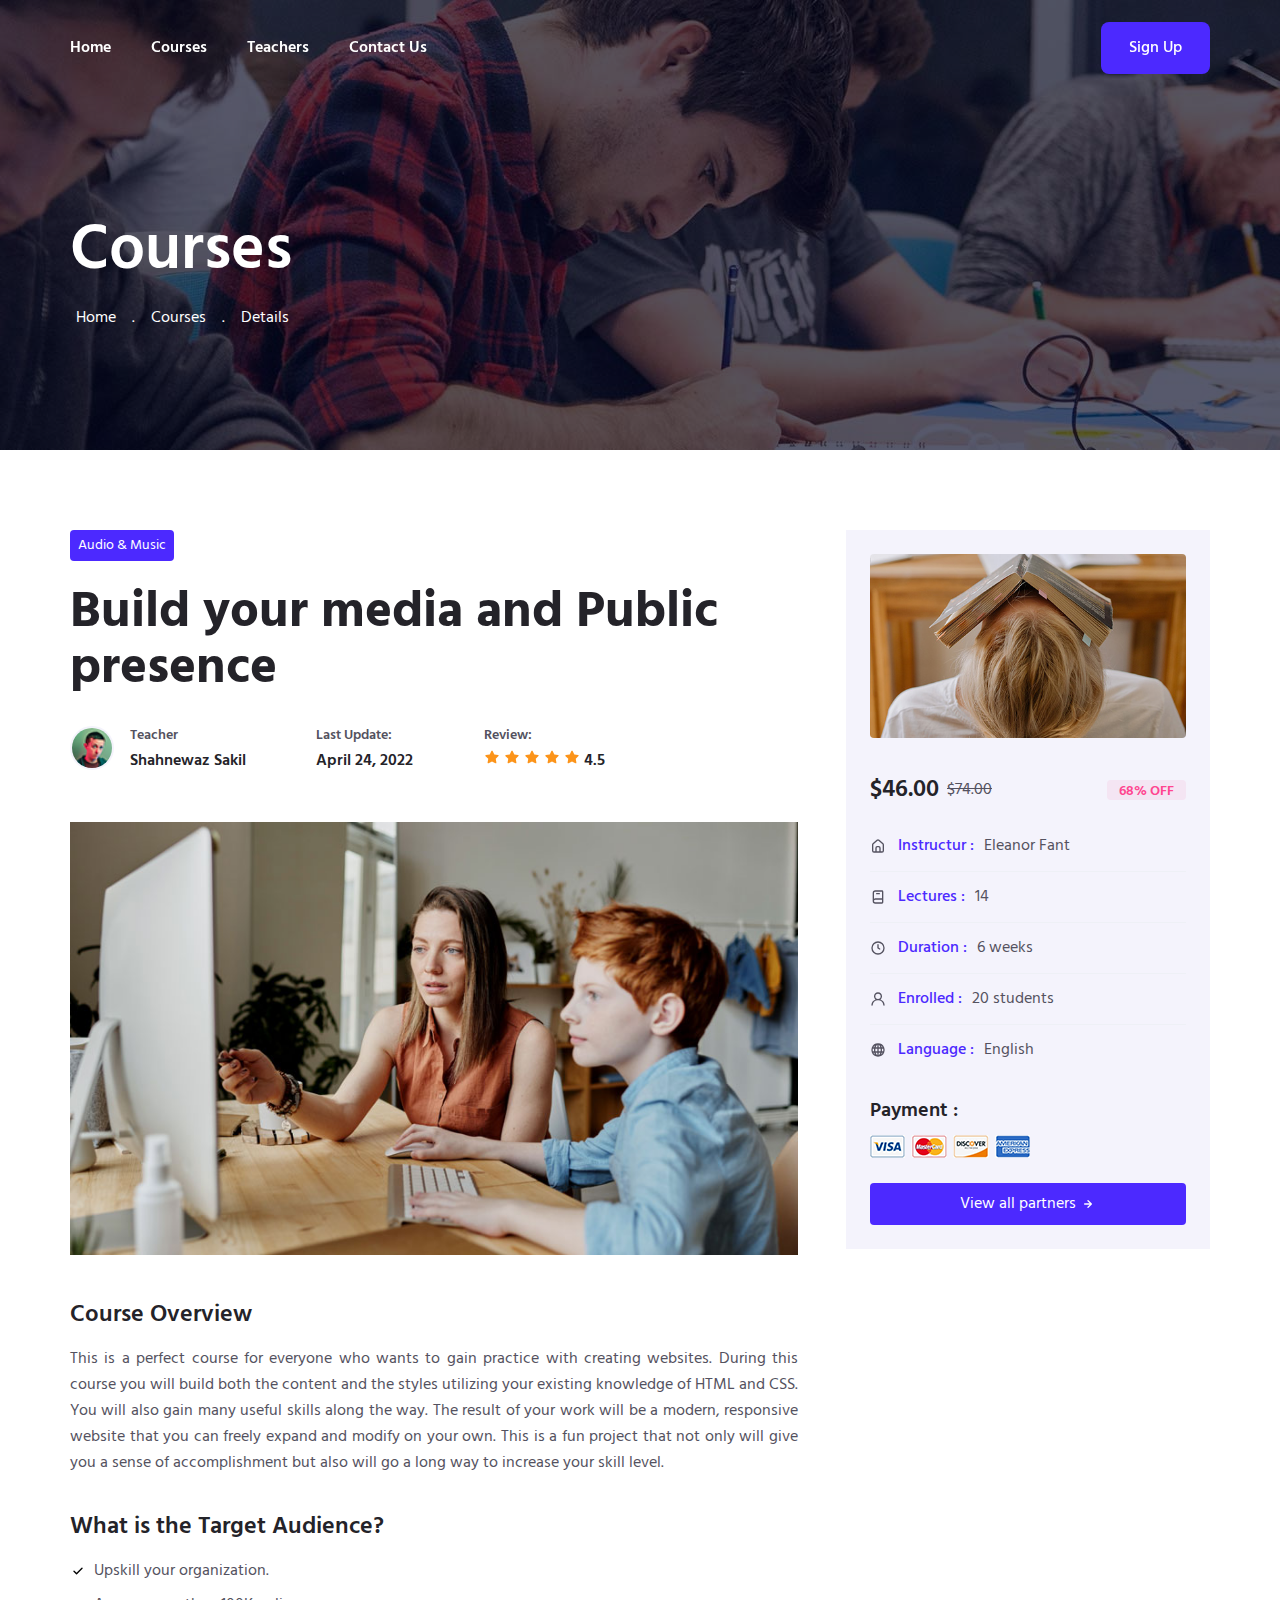
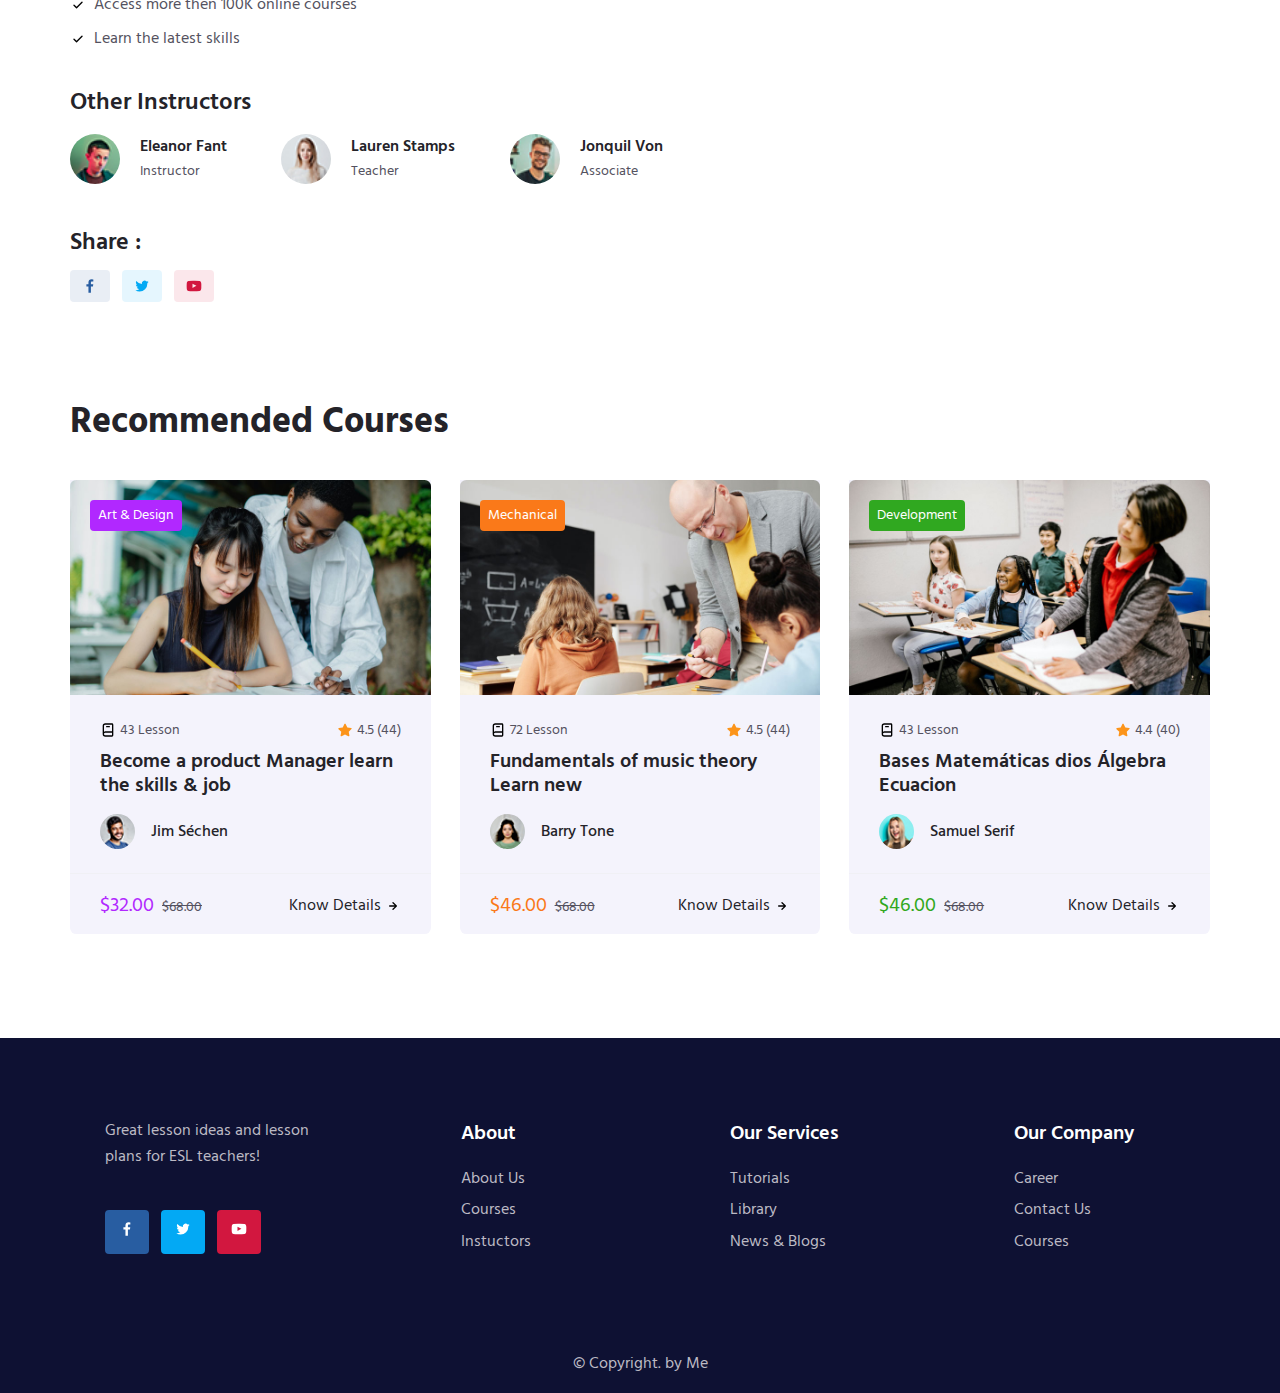
<file: course-details-5.html>
<!DOCTYPE html>
<html lang="en">
<head>
    <meta charset="UTF-8">
    <meta http-equiv="X-UA-Compatible" content="IE=edge">
    <meta name="viewport" content="width=device-width, initial-scale=1.0">

    <!--=============== CSS ===============-->
    <link rel="stylesheet" href="assets/Css/style.css">

    <title>Educational Website</title>
</head>
<body>
    <!--=============== HEADER ===============-->
    <header class="header" id="header">
		<nav class="nav container">

			<div class="nav__menu" id="nav-menu">
				<ul class="nav__list">
					<li class="nav-item">
						<a href="index.html" class="nav__link">Home</a>
					</li>

					<li class="nav-item">
						<a href="courses.html" class="nav__link">Courses</a>
					</li>

					<li class="nav-item">
						<a href="teachers.html" class="nav__link">Teachers</a>
					</li>

					<li class="nav-item">
						<a href="contact.html" class="nav__link">Contact Us</a>
					</li>
				</ul>

				<div class="nav__close" id="nav-close">
					<img src="assets/Img/times.svg" class="uil uil-times" alt="">
				</div>
			</div>

			<div class="nav__toggle" id="nav-toggle">
				<img src="assets/Img/apps.svg" class="uil uil-apps" alt="">
			</div>

			<a href="login.html" class="button button__header">Sign Up</a>
		</nav>
	</header>

    <!--=============== MAIN ===============-->
    <main class="main">
        <!--=============== PAGE TITLE ===============-->
        <section class="page__title-area">
            <div class="page__title-wrapper container">
                <h1 class="page__title">Courses</h1>

                <div class="breadcrumb">
                    <ul class="breadcrumb__list">
                        <li class="breadcrumb__item">
                            <a href="index.html" class="breadcrumb__link">Home</a>
                        </li>
                        <li class="breadcrumb__item">
                            <span class="breadcrumb__link">.</span>
                        </li>
                        <li class="breadcrumb__item">
                            <span class="breadcrumb__link">Courses</span>
                        </li>
                        <li class="breadcrumb__item">
                            <span class="breadcrumb__link">.</span>
                        </li>
                        <li class="breadcrumb__item">
                            <span class="breadcrumb__link">Details</span>
                        </li>
                    </ul>
                </div>
            </div>
        </section>

        <!--=============== COURSE DETAILS ===============-->
        <section class="course__details section">
            <div class="details__container grid container">
                <div class="details__group">
                    <div class="details__tag">Audio & Music</div>
                    <h3 class="details__title">Build your media and Public presence</h3>
                    <div class="details__meta">
                        <div class="details__teacher">
                            <img src="assets/Img/course-teacher-6.jpg" alt="" class="details__teacher-img">

                            <div class="details__data">
                                <span class="details__subtitle">Teacher</span>
                                <h3 class="details__data-title">Shahnewaz Sakil</h3>
                            </div>
                        </div>
                        <div class="details__update">
                            <span class="details__subtitle">Last Update:</span>
                            <h3 class="details__data-title">April 24, 2022</h3>
                        </div>
                        <div class="details__rating">
                            <span class="details__subtitle">Review:</span>
                            <h3 class="details__data-title">
                                <img src="assets/Img/starr.svg" class="uis uis-star" alt="">
                                <img src="assets/Img/starr.svg" class="uis uis-star" alt="">
                                <img src="assets/Img/starr.svg" class="uis uis-star" alt="">
                                <img src="assets/Img/starr.svg" class="uis uis-star" alt="">
                                <img src="assets/Img/starr.svg" class="uis uis-star" alt="">
                                <span class="review">4.5</span>
                            </h3>
                        </div>
                    </div>
                    <img src="assets/Img/course-6.jpg" alt="" class="details__img">
                    <div class="course_description">
                        <h3 class="course__description-title">Course Overview</h3>
                        <p class="course__description-details">This is a perfect course for everyone who wants to gain practice with creating websites. During this course you will build both the content and the styles utilizing your existing knowledge of HTML and CSS. You will also gain many useful skills along the way. The result of your work will be a modern, responsive website that you can freely expand and modify on your own. This is a fun project that not only will give you a sense of accomplishment but also will go a long way to increase your skill level.</p>
                        <div class="description__list">
                            <h3 class="description__list-title">What is the Target Audience?</h3>
                            <div class="description__list-details">
                                <p class="description__list-data">
                                    <img src="assets/Img/check.svg" class="details__icon">
                                    Upskill your organization.
                                </p>
                                <p class="description__list-data">
                                    <img src="assets/Img/check.svg" class="details__icon">
                                    Access more then 100K online courses
                                </p>
                                <p class="description__list-data">
                                    <img src="assets/Img/check.svg" class="details__icon">
                                    Learn the latest skills
                                </p>
                            </div>
                        </div>
                        <h3 class="course__description-title">Other Instructors</h3>
                        <div class="instructors">
                            <div class="instructors__group">
                                <img src="assets/Img/student-2.jpg" alt="" class="instructor__img">
                                <div class="instructor__data">
                                    <h3 class="instructor__title">Eleanor Fant</h3>
                                    <p class="instructor__subtitle">Instructor</p>
                                </div>
                            </div>

                            <div class="instructors">
                                <div class="instructors__group">
                                    <img src="assets/Img/student-3.jpg" alt="" class="instructor__img">
                                    <div class="instructor__data">
                                        <h3 class="instructor__title">Lauren Stamps</h3>
                                        <p class="instructor__subtitle">Teacher</p>
                                    </div>
                                </div>
                            </div>

                            <div class="instructors">
                                <div class="instructors__group">
                                    <img src="assets/Img/student-4.jpg" alt="" class="instructor__img">
                                    <div class="instructor__data">
                                        <h3 class="instructor__title">Jonquil Von</h3>
                                        <p class="instructor__subtitle">Associate</p>
                                    </div>
                                </div>
                            </div>
                        </div>
                        <div class="course__share">
                            <h3 class="share__title">Share :</h3>

                            <div class="course__social">
                                <a href="https://www.facebook.com/" class="course__social-link">
                                    <svg xmlns="http://www.w3.org/2000/svg" width="1em" height="1em" preserveAspectRatio="xMidYMid meet" viewBox="0 0 24 24"><path fill="currentColor" d="M15.12 5.32H17V2.14A26.11 26.11 0 0 0 14.26 2c-2.72 0-4.58 1.66-4.58 4.7v2.62H6.61v3.56h3.07V22h3.68v-9.12h3.06l.46-3.56h-3.52V7.05c0-1.05.28-1.73 1.76-1.73Z"/></svg>
                                </a>
                                <a href="https://twitter.com/" class="course__social-link">
                                    <svg xmlns="http://www.w3.org/2000/svg" width="1em" height="1em" preserveAspectRatio="xMidYMid meet" viewBox="0 0 24 24"><path fill="currentColor" d="M22 5.8a8.49 8.49 0 0 1-2.36.64a4.13 4.13 0 0 0 1.81-2.27a8.21 8.21 0 0 1-2.61 1a4.1 4.1 0 0 0-7 3.74a11.64 11.64 0 0 1-8.45-4.29a4.16 4.16 0 0 0-.55 2.07a4.09 4.09 0 0 0 1.82 3.41a4.05 4.05 0 0 1-1.86-.51v.05a4.1 4.1 0 0 0 3.3 4a3.93 3.93 0 0 1-1.1.17a4.9 4.9 0 0 1-.77-.07a4.11 4.11 0 0 0 3.83 2.84A8.22 8.22 0 0 1 3 18.34a7.93 7.93 0 0 1-1-.06a11.57 11.57 0 0 0 6.29 1.85A11.59 11.59 0 0 0 20 8.45v-.53a8.43 8.43 0 0 0 2-2.12Z"/></svg>
                                </a>
                                <a href="https://www.youtube.com/" class="course__social-link">
                                   <svg xmlns="http://www.w3.org/2000/svg" width="1em" height="1em" preserveAspectRatio="xMidYMid meet" viewBox="0 0 24 24"><path fill="currentColor" d="M23 9.71a8.5 8.5 0 0 0-.91-4.13a2.92 2.92 0 0 0-1.72-1A78.36 78.36 0 0 0 12 4.27a78.45 78.45 0 0 0-8.34.3a2.87 2.87 0 0 0-1.46.74c-.9.83-1 2.25-1.1 3.45a48.29 48.29 0 0 0 0 6.48a9.55 9.55 0 0 0 .3 2a3.14 3.14 0 0 0 .71 1.36a2.86 2.86 0 0 0 1.49.78a45.18 45.18 0 0 0 6.5.33c3.5.05 6.57 0 10.2-.28a2.88 2.88 0 0 0 1.53-.78a2.49 2.49 0 0 0 .61-1a10.58 10.58 0 0 0 .52-3.4c.04-.56.04-3.94.04-4.54ZM9.74 14.85V8.66l5.92 3.11c-1.66.92-3.85 1.96-5.92 3.08Z"/></svg>
                                </a>
                            </div>
                        </div>
                    </div>                   
                </div>
                <div class="course__video">
                    <img src="assets/Img/course-video.jpg" alt="" class="course__video-thumb">
                    <div class="course__video-meta">
                        <div class="course__video-price">
                            <span class="new__price">$46.00</span>
                            <span class="old__price">$74.00</span>
                        </div>
                        <div class="course__video-discount">68% OFF</div>
                    </div>
                    <div class="course__video-content">
                        <div class="course__video-group">
                            <svg xmlns="http://www.w3.org/2000/svg" width="1em" height="1em" preserveAspectRatio="xMidYMid meet" viewBox="0 0 24 24" class="course-video-icon"><path fill="currentColor" d="m20 8l-6-5.26a3 3 0 0 0-4 0L4 8a3 3 0 0 0-1 2.26V19a3 3 0 0 0 3 3h12a3 3 0 0 0 3-3v-8.75A3 3 0 0 0 20 8Zm-6 12h-4v-5a1 1 0 0 1 1-1h2a1 1 0 0 1 1 1Zm5-1a1 1 0 0 1-1 1h-2v-5a3 3 0 0 0-3-3h-2a3 3 0 0 0-3 3v5H6a1 1 0 0 1-1-1v-8.75a1 1 0 0 1 .34-.75l6-5.25a1 1 0 0 1 1.32 0l6 5.25a1 1 0 0 1 .34.75Z"/></svg>
                            <h3 class="course__video-info"><span>Instructur :</span> Eleanor Fant</h3>
                        </div>
                        <div class="course__video-group">
                            <svg xmlns="http://www.w3.org/2000/svg" width="1em" height="1em" preserveAspectRatio="xMidYMid meet" viewBox="0 0 24 24" class="course-video-icon"><path fill="currentColor" d="M18 2H8a4 4 0 0 0-4 4v12a4 4 0 0 0 4 4h10a2 2 0 0 0 2-2V4a2 2 0 0 0-2-2ZM6 6a2 2 0 0 1 2-2h10v10H8a3.91 3.91 0 0 0-2 .56Zm2 14a2 2 0 0 1 0-4h10v4Zm2-12h4a1 1 0 0 0 0-2h-4a1 1 0 0 0 0 2Z"/></svg>
                            <h3 class="course__video-info"><span>Lectures :</span> 14</h3>
                        </div>
                        <div class="course__video-group">
                            <svg xmlns="http://www.w3.org/2000/svg" width="1em" height="1em" preserveAspectRatio="xMidYMid meet" viewBox="0 0 24 24" class="course-video-icon"><path fill="currentColor" d="M15.098 12.634L13 11.423V7a1 1 0 0 0-2 0v5a1 1 0 0 0 .5.866l2.598 1.5a1 1 0 1 0 1-1.732ZM12 2a10 10 0 1 0 10 10A10.011 10.011 0 0 0 12 2Zm0 18a8 8 0 1 1 8-8a8.01 8.01 0 0 1-8 8Z"/></svg>
                            <h3 class="course__video-info"><span>Duration :</span> 6 weeks</h3>
                        </div>
                        <div class="course__video-group">
                            <svg xmlns="http://www.w3.org/2000/svg" width="1em" height="1em" preserveAspectRatio="xMidYMid meet" viewBox="0 0 24 24" class="course-video-icon"><path fill="currentColor" d="M15.71 12.71a6 6 0 1 0-7.42 0a10 10 0 0 0-6.22 8.18a1 1 0 0 0 2 .22a8 8 0 0 1 15.9 0a1 1 0 0 0 1 .89h.11a1 1 0 0 0 .88-1.1a10 10 0 0 0-6.25-8.19ZM12 12a4 4 0 1 1 4-4a4 4 0 0 1-4 4Z"/></svg>
                            <h3 class="course__video-info"><span>Enrolled  :</span> 20 students</h3>
                        </div>
                        <div class="course__video-group">
                            <svg xmlns="http://www.w3.org/2000/svg" width="1em" height="1em" preserveAspectRatio="xMidYMid meet" viewBox="0 0 24 24" class="course-video-icon"><path fill="currentColor" d="M21.41 8.64v-.05a10 10 0 0 0-18.78 0s0 0 0 .05a9.86 9.86 0 0 0 0 6.72v.05a10 10 0 0 0 18.78 0s0 0 0-.05a9.86 9.86 0 0 0 0-6.72ZM4.26 14a7.82 7.82 0 0 1 0-4h1.86a16.73 16.73 0 0 0 0 4Zm.82 2h1.4a12.15 12.15 0 0 0 1 2.57A8 8 0 0 1 5.08 16Zm1.4-8h-1.4a8 8 0 0 1 2.37-2.57A12.15 12.15 0 0 0 6.48 8ZM11 19.7A6.34 6.34 0 0 1 8.57 16H11Zm0-5.7H8.14a14.36 14.36 0 0 1 0-4H11Zm0-6H8.57A6.34 6.34 0 0 1 11 4.3Zm7.92 0h-1.4a12.15 12.15 0 0 0-1-2.57A8 8 0 0 1 18.92 8ZM13 4.3A6.34 6.34 0 0 1 15.43 8H13Zm0 15.4V16h2.43A6.34 6.34 0 0 1 13 19.7Zm2.86-5.7H13v-4h2.86a14.36 14.36 0 0 1 0 4Zm.69 4.57a12.15 12.15 0 0 0 1-2.57h1.4a8 8 0 0 1-2.4 2.57ZM19.74 14h-1.86a16.16 16.16 0 0 0 .12-2a16.28 16.28 0 0 0-.12-2h1.86a7.82 7.82 0 0 1 0 4Z"/></svg>
                            <h3 class="course__video-info"><span>Language :</span> English</h3>
                        </div>
                    </div>
                    <div class="course__payment">
                        <h3 class="course__payment-title">Payment :</h3>
                        <img src="assets/Img/payment-1.png" alt="" class="course__payment-img">
                    </div>
                    <span class="course__enroll-button">
                        View all partners <svg xmlns="http://www.w3.org/2000/svg" width="1em" height="1em" preserveAspectRatio="xMidYMid meet" viewBox="0 0 24 24" class="uil uil-arrow-right course__enroll-icon"><path fill="white" d="M17.92 11.62a1 1 0 0 0-.21-.33l-5-5a1 1 0 0 0-1.42 1.42l3.3 3.29H7a1 1 0 0 0 0 2h7.59l-3.3 3.29a1 1 0 0 0 0 1.42a1 1 0 0 0 1.42 0l5-5a1 1 0 0 0 .21-.33a1 1 0 0 0 0-.76Z"/></svg>
                    </span>
                </div>
            </div>
        </section>

        <!-- courses -->
		<section class="courses section container" id="courses">
			<h2 class="section__title recommended_courses">Recommended Courses</h2>

			<div class="courses__container grid container">
				<div class="course__item">
					<div class="course__box">
						<img src="assets/Img/course-1.jpg" alt="" class="course__img">
						<div class="course__tag">Art & Design</div>
					</div>
					<div class="course__content">
						<div class="course__meta">
							<div class="course__lesson">
								<img src="assets/Img/book-alt.svg" class="uil uil-book-alt" alt=""> 43 Lesson
							</div>

							<div class="course__rating">
								<img src="assets/Img/starr.svg" class="uis uis-star" alt=""></i>4.5 (44)
							</div>
						</div><h3 class="course__title">Become a product Manager learn the skills & job</h3>
						<div class="course__teacher">
							<img src="assets/Img/course-teacher-1.jpg" alt="" class="course__teacher-img">
							<h3 class="course__teacher-title">Jim Séchen</h3>
						</div>
					</div>

					<div class="course__more">
						<div class="course__prices">
							<span class="course__discount">$32.00</span>
							<span class="course__price">$68.00</span>
						</div>

						<span class="course__button">
							Know Details <img src="assets/Img/arrow-right.svg" class="uil uil-arrow-right" alt="">
						</span>
					</div>
				</div>

				<div class="course__item">
					<div class="course__box">
						<img src="assets/Img/course-2.jpg" alt="" class="course__img">
						<div class="course__tag">Mechanical</div>
					</div>
					<div class="course__content">
						<div class="course__meta">
							<div class="course__lesson">
								<img src="assets/Img/book-alt.svg" class="uil uil-book-alt" alt=""> 72 Lesson
							</div>

							<div class="course__rating">
								<img src="assets/Img/starr.svg" class="uis uis-star" alt="">4.5 (44)
							</div>
						</div><h3 class="course__title">Fundamentals of music theory Learn new</h3>
						<div class="course__teacher">
							<img src="assets/Img/course-teacher-2.jpg" alt="" class="course__teacher-img">
							<h3 class="course__teacher-title">Barry Tone</h3>
						</div>
					</div>

					<div class="course__more">
						<div class="course__prices">
							<span class="course__discount">$46.00</span>
							<span class="course__price">$68.00</span>
						</div>

						<span class="course__button">
							Know Details <img src="assets/Img/arrow-right.svg" class="uil uil-arrow-right" alt="">
						</span>
					</div>
				</div>

				<div class="course__item">
					<div class="course__box">
						<img src="assets/Img/course-3.jpg" alt="" class="course__img">
						<div class="course__tag">Development</div>
					</div>
					<div class="course__content">
						<div class="course__meta">
							<div class="course__lesson">
								<img src="assets/Img/book-alt.svg" class="uil uil-book-alt" alt=""> 43 Lesson
							</div>

							<div class="course__rating">
								<img src="assets/Img/starr.svg" class="uis uis-star" alt="">4.4 (40)
							</div>
						</div><h3 class="course__title">Bases Matemáticas dios Álgebra Ecuacion</h3>
						<div class="course__teacher">
							<img src="assets/Img/course-teacher-3.jpg" alt="" class="course__teacher-img">
							<h3 class="course__teacher-title">Samuel Serif</h3>
						</div>
					</div>

					<div class="course__more">
						<div class="course__prices">
							<span class="course__discount">$46.00</span>
							<span class="course__price">$68.00</span>
						</div>

						<span class="course__button">
							Know Details <img src="assets/Img/arrow-right.svg" class="uil uil-arrow-right" alt="">
						</span>
					</div>
				</div>
			</div>
		</section>
    </main>

    <!--=============== FOOTER ===============-->
    <footer class="footer section">
        <div class="footer__container grid container">
            <div class="footer__content">
                <p class="footer__description">Great lesson ideas and lesson <br> plans for ESL teachers!</p>
                <div class="footer__social">
                    <a href="https://www.facebook.com/" class="footer__social-link">
                        <svg xmlns="http://www.w3.org/2000/svg" width="1em" height="1em" preserveAspectRatio="xMidYMid meet" viewBox="0 0 24 24"><path fill="currentColor" d="M15.12 5.32H17V2.14A26.11 26.11 0 0 0 14.26 2c-2.72 0-4.58 1.66-4.58 4.7v2.62H6.61v3.56h3.07V22h3.68v-9.12h3.06l.46-3.56h-3.52V7.05c0-1.05.28-1.73 1.76-1.73Z"/></svg>
                    </a>
                    <a href="https://twitter.com/" class="footer__social-link">
                        <svg xmlns="http://www.w3.org/2000/svg" width="1em" height="1em" preserveAspectRatio="xMidYMid meet" viewBox="0 0 24 24"><path fill="currentColor" d="M22 5.8a8.49 8.49 0 0 1-2.36.64a4.13 4.13 0 0 0 1.81-2.27a8.21 8.21 0 0 1-2.61 1a4.1 4.1 0 0 0-7 3.74a11.64 11.64 0 0 1-8.45-4.29a4.16 4.16 0 0 0-.55 2.07a4.09 4.09 0 0 0 1.82 3.41a4.05 4.05 0 0 1-1.86-.51v.05a4.1 4.1 0 0 0 3.3 4a3.93 3.93 0 0 1-1.1.17a4.9 4.9 0 0 1-.77-.07a4.11 4.11 0 0 0 3.83 2.84A8.22 8.22 0 0 1 3 18.34a7.93 7.93 0 0 1-1-.06a11.57 11.57 0 0 0 6.29 1.85A11.59 11.59 0 0 0 20 8.45v-.53a8.43 8.43 0 0 0 2-2.12Z"/></svg>
                    </a>
                    <a href="https://www.youtube.com/" class="footer__social-link">
                        <svg xmlns="http://www.w3.org/2000/svg" width="1em" height="1em" preserveAspectRatio="xMidYMid meet" viewBox="0 0 24 24"><path fill="currentColor" d="M23 9.71a8.5 8.5 0 0 0-.91-4.13a2.92 2.92 0 0 0-1.72-1A78.36 78.36 0 0 0 12 4.27a78.45 78.45 0 0 0-8.34.3a2.87 2.87 0 0 0-1.46.74c-.9.83-1 2.25-1.1 3.45a48.29 48.29 0 0 0 0 6.48a9.55 9.55 0 0 0 .3 2a3.14 3.14 0 0 0 .71 1.36a2.86 2.86 0 0 0 1.49.78a45.18 45.18 0 0 0 6.5.33c3.5.05 6.57 0 10.2-.28a2.88 2.88 0 0 0 1.53-.78a2.49 2.49 0 0 0 .61-1a10.58 10.58 0 0 0 .52-3.4c.04-.56.04-3.94.04-4.54ZM9.74 14.85V8.66l5.92 3.11c-1.66.92-3.85 1.96-5.92 3.08Z"/></svg>
                    </a>
                </div>
            </div>

            <div class="footer__content">
                <h3 class="footer__title">About</h3>

                <ul class="footer__links">
                    <li><a href="#" class="footer__link">About Us</a></li>
                    <li><a href="#" class="footer__link">Courses</a></li>
                    <li><a href="#" class="footer__link">Instuctors</a></li>
                </ul>
            </div>

            <div class="footer__content">
                <h3 class="footer__title">Our Services</h3>

                <ul class="footer__links">
                    <li><a href="#" class="footer__link">Tutorials</a></li>
                    <li><a href="#" class="footer__link">Library</a></li>
                    <li><a href="#" class="footer__link">News & Blogs</a></li>
                </ul>
            </div>

            <div class="footer__content">
                <h3 class="footer__title">Our Company</h3>

                <ul class="footer__links">
                    <li><a href="#" class="footer__link">Career</a></li>
                    <li><a href="#" class="footer__link">Contact Us</a></li>
                    <li><a href="#" class="footer__link">Courses</a></li>
                </ul>
            </div>
        </div>

        <span class="footer__copy">&#169; Copyright. by Me</span>
    </footer>

    <!--=============== JS ===============-->
    <script src="assets/Js/main.js"></script>
</body>
</html>
</file>
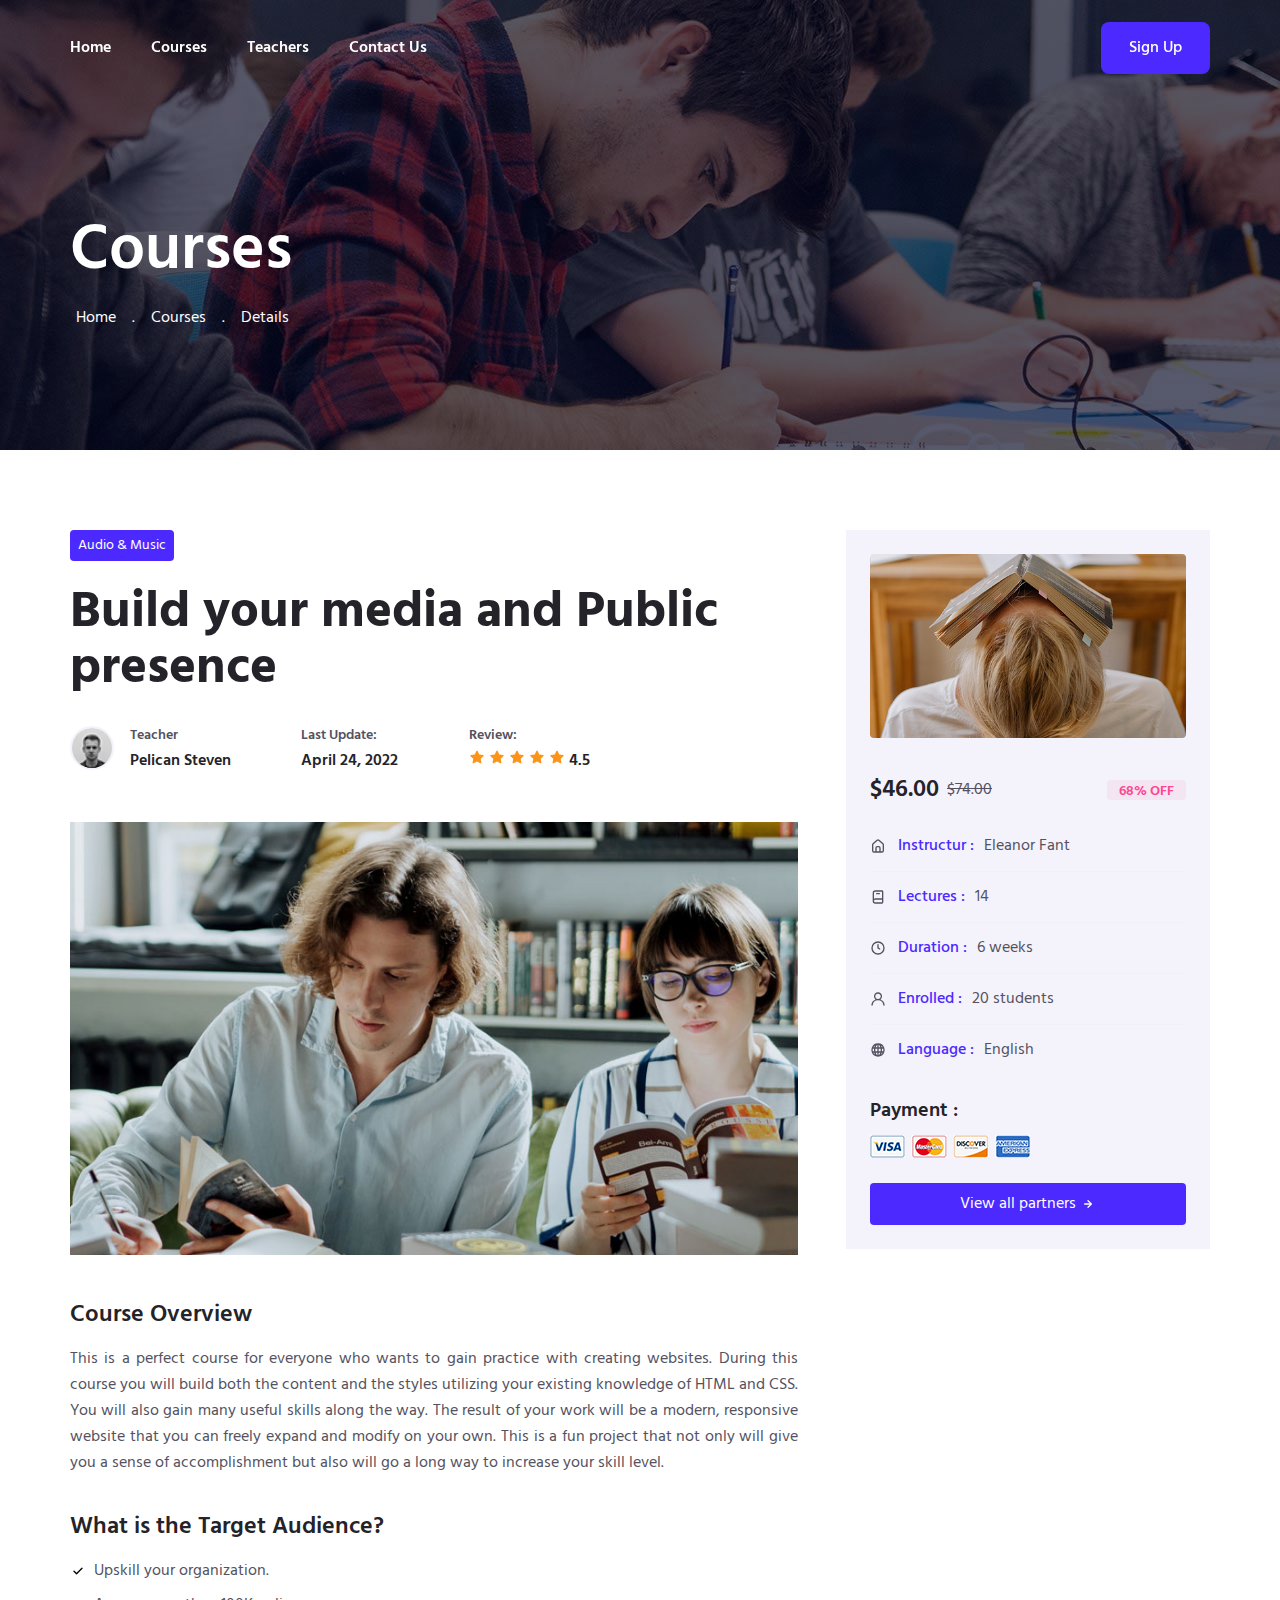
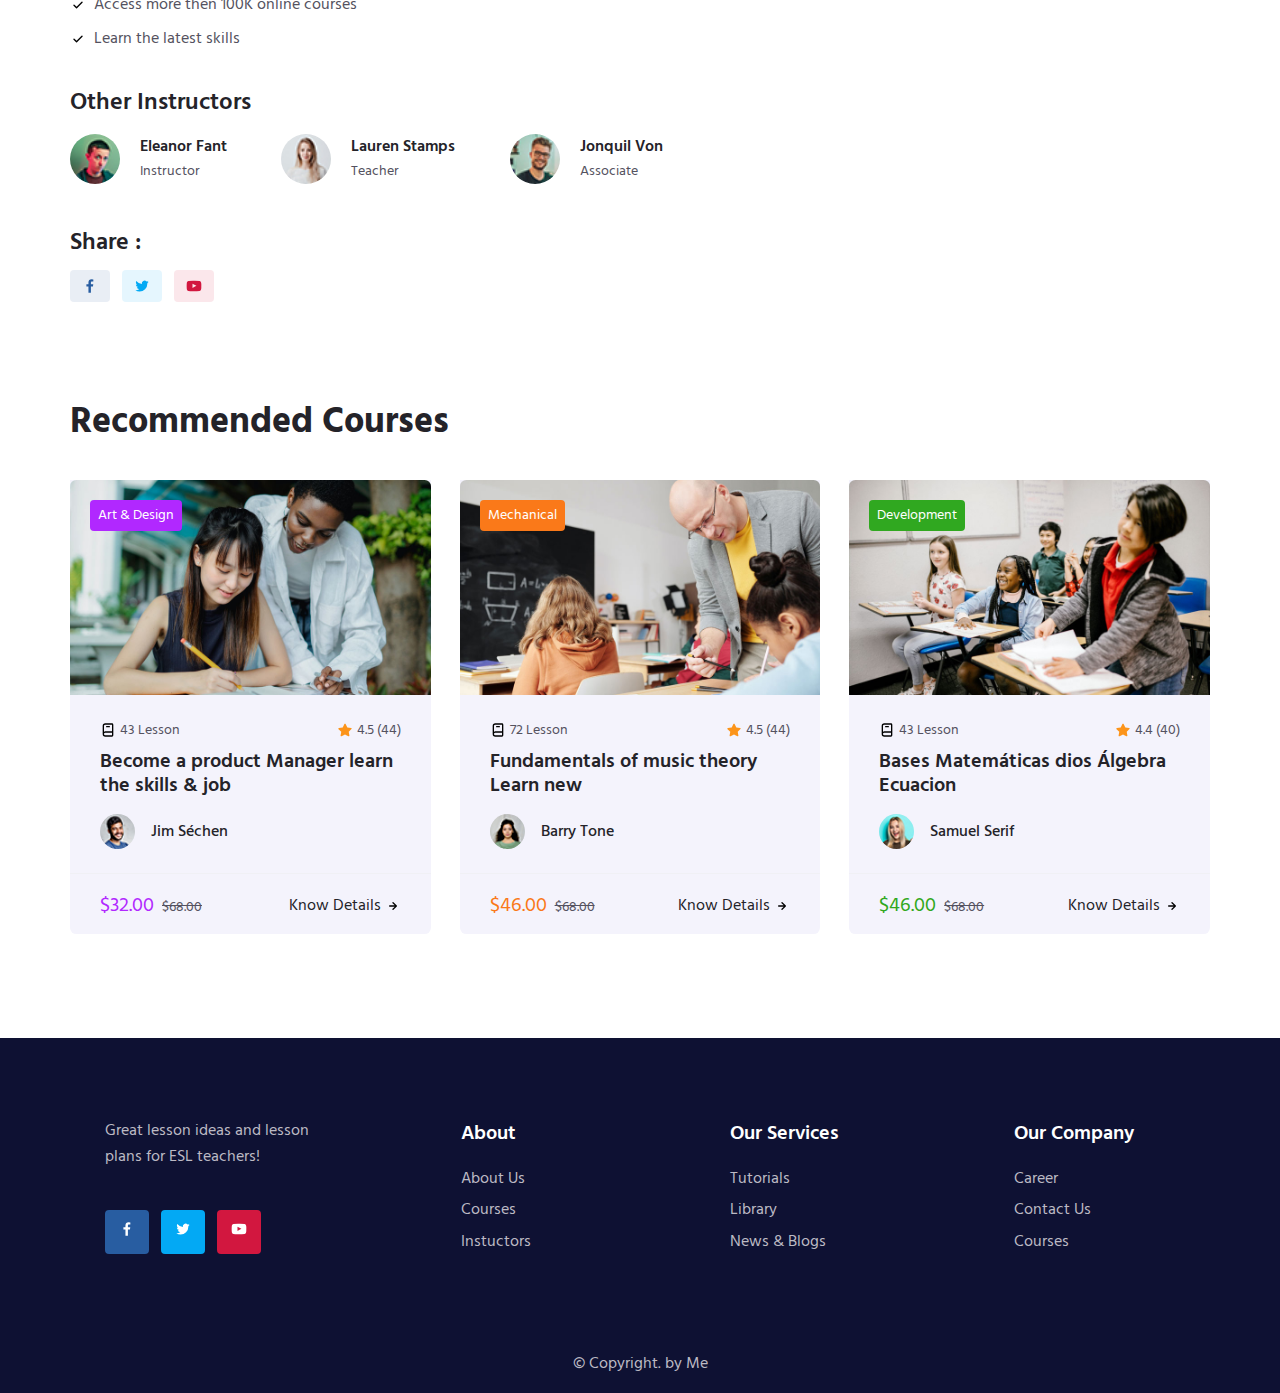
<file: course-details-6.html>
<!DOCTYPE html>
<html lang="en">
<head>
    <meta charset="UTF-8">
    <meta http-equiv="X-UA-Compatible" content="IE=edge">
    <meta name="viewport" content="width=device-width, initial-scale=1.0">

    <!--=============== CSS ===============-->
    <link rel="stylesheet" href="assets/Css/style.css">

    <title>Educational Website</title>
</head>
<body>
    <!--=============== HEADER ===============-->
    <header class="header" id="header">
		<nav class="nav container">

			<div class="nav__menu" id="nav-menu">
				<ul class="nav__list">
					<li class="nav-item">
						<a href="index.html" class="nav__link">Home</a>
					</li>

					<li class="nav-item">
						<a href="courses.html" class="nav__link">Courses</a>
					</li>

					<li class="nav-item">
						<a href="teachers.html" class="nav__link">Teachers</a>
					</li>

					<li class="nav-item">
						<a href="contact.html" class="nav__link">Contact Us</a>
					</li>
				</ul>

				<div class="nav__close" id="nav-close">
					<div class="nav__close" id="nav-close">
						<img src="assets/Img/times.svg" class="uil uil-times" alt="">
					</div>
				</div>

				<div class="nav__toggle" id="nav-toggle">
					<img src="assets/Img/apps.svg" class="uil uil-apps" alt="">
				</div>
			</div>

			<a href="login.html" class="button button__header">Sign Up</a>
		</nav>
	</header>

    <!--=============== MAIN ===============-->
    <main class="main">
        <!--=============== PAGE TITLE ===============-->
        <section class="page__title-area">
            <div class="page__title-wrapper container">
                <h1 class="page__title">Courses</h1>

                <div class="breadcrumb">
                    <ul class="breadcrumb__list">
                        <li class="breadcrumb__item">
                            <a href="index.html" class="breadcrumb__link">Home</a>
                        </li>
                        <li class="breadcrumb__item">
                            <span class="breadcrumb__link">.</span>
                        </li>
                        <li class="breadcrumb__item">
                            <span class="breadcrumb__link">Courses</span>
                        </li>
                        <li class="breadcrumb__item">
                            <span class="breadcrumb__link">.</span>
                        </li>
                        <li class="breadcrumb__item">
                            <span class="breadcrumb__link">Details</span>
                        </li>
                    </ul>
                </div>
            </div>
        </section>

        <!--=============== COURSE DETAILS ===============-->
        <section class="course__details section">
            <div class="details__container grid container">
                <div class="details__group">
                    <div class="details__tag">Audio & Music</div>
                    <h3 class="details__title">Build your media and Public presence</h3>
                    <div class="details__meta">
                        <div class="details__teacher">
                            <img src="assets/Img/course-teacher-5.jpg" alt="" class="details__teacher-img">

                            <div class="details__data">
                                <span class="details__subtitle">Teacher</span>
                                <h3 class="details__data-title">Pelican Steven</h3>
                            </div>
                        </div>
                        <div class="details__update">
                            <span class="details__subtitle">Last Update:</span>
                            <h3 class="details__data-title">April 24, 2022</h3>
                        </div>
                        <div class="details__rating">
                            <span class="details__subtitle">Review:</span>
                            <h3 class="details__data-title">
                                <img src="assets/Img/starr.svg" class="uis uis-star" alt="">
                                <img src="assets/Img/starr.svg" class="uis uis-star" alt="">
                                <img src="assets/Img/starr.svg" class="uis uis-star" alt="">
                                <img src="assets/Img/starr.svg" class="uis uis-star" alt="">
                                <img src="assets/Img/starr.svg" class="uis uis-star" alt="">
                                <span class="review">4.5</span>
                            </h3>
                        </div>
                    </div>
                    <img src="assets/Img/course-7.jpg" alt="" class="details__img">
                    <div class="course_description">
                        <h3 class="course__description-title">Course Overview</h3>
                        <p class="course__description-details">This is a perfect course for everyone who wants to gain practice with creating websites. During this course you will build both the content and the styles utilizing your existing knowledge of HTML and CSS. You will also gain many useful skills along the way. The result of your work will be a modern, responsive website that you can freely expand and modify on your own. This is a fun project that not only will give you a sense of accomplishment but also will go a long way to increase your skill level.</p>
                        <div class="description__list">
                            <h3 class="description__list-title">What is the Target Audience?</h3>
                            <div class="description__list-details">
                                <p class="description__list-data">
                                    <img src="assets/Img/check.svg" class="details__icon">
                                    Upskill your organization.
                                </p>
                                <p class="description__list-data">
                                    <img src="assets/Img/check.svg" class="details__icon">
                                    Access more then 100K online courses
                                </p>
                                <p class="description__list-data">
                                    <img src="assets/Img/check.svg" class="details__icon">
                                    Learn the latest skills
                                </p>
                            </div>
                        </div>
                        <h3 class="course__description-title">Other Instructors</h3>
                        <div class="instructors">
                            <div class="instructors__group">
                                <img src="assets/Img/student-2.jpg" alt="" class="instructor__img">
                                <div class="instructor__data">
                                    <h3 class="instructor__title">Eleanor Fant</h3>
                                    <p class="instructor__subtitle">Instructor</p>
                                </div>
                            </div>

                            <div class="instructors">
                                <div class="instructors__group">
                                    <img src="assets/Img/student-3.jpg" alt="" class="instructor__img">
                                    <div class="instructor__data">
                                        <h3 class="instructor__title">Lauren Stamps</h3>
                                        <p class="instructor__subtitle">Teacher</p>
                                    </div>
                                </div>
                            </div>

                            <div class="instructors">
                                <div class="instructors__group">
                                    <img src="assets/Img/student-4.jpg" alt="" class="instructor__img">
                                    <div class="instructor__data">
                                        <h3 class="instructor__title">Jonquil Von</h3>
                                        <p class="instructor__subtitle">Associate</p>
                                    </div>
                                </div>
                            </div>
                        </div>
                        <div class="course__share">
                            <h3 class="share__title">Share :</h3>

                            <div class="course__social">
                                <a href="https://www.facebook.com/" class="course__social-link">
                                    <svg xmlns="http://www.w3.org/2000/svg" width="1em" height="1em" preserveAspectRatio="xMidYMid meet" viewBox="0 0 24 24"><path fill="currentColor" d="M15.12 5.32H17V2.14A26.11 26.11 0 0 0 14.26 2c-2.72 0-4.58 1.66-4.58 4.7v2.62H6.61v3.56h3.07V22h3.68v-9.12h3.06l.46-3.56h-3.52V7.05c0-1.05.28-1.73 1.76-1.73Z"/></svg>
                                </a>
                                <a href="https://twitter.com/" class="course__social-link">
                                    <svg xmlns="http://www.w3.org/2000/svg" width="1em" height="1em" preserveAspectRatio="xMidYMid meet" viewBox="0 0 24 24"><path fill="currentColor" d="M22 5.8a8.49 8.49 0 0 1-2.36.64a4.13 4.13 0 0 0 1.81-2.27a8.21 8.21 0 0 1-2.61 1a4.1 4.1 0 0 0-7 3.74a11.64 11.64 0 0 1-8.45-4.29a4.16 4.16 0 0 0-.55 2.07a4.09 4.09 0 0 0 1.82 3.41a4.05 4.05 0 0 1-1.86-.51v.05a4.1 4.1 0 0 0 3.3 4a3.93 3.93 0 0 1-1.1.17a4.9 4.9 0 0 1-.77-.07a4.11 4.11 0 0 0 3.83 2.84A8.22 8.22 0 0 1 3 18.34a7.93 7.93 0 0 1-1-.06a11.57 11.57 0 0 0 6.29 1.85A11.59 11.59 0 0 0 20 8.45v-.53a8.43 8.43 0 0 0 2-2.12Z"/></svg>
                                </a>
                                <a href="https://www.youtube.com/" class="course__social-link">
                                   <svg xmlns="http://www.w3.org/2000/svg" width="1em" height="1em" preserveAspectRatio="xMidYMid meet" viewBox="0 0 24 24"><path fill="currentColor" d="M23 9.71a8.5 8.5 0 0 0-.91-4.13a2.92 2.92 0 0 0-1.72-1A78.36 78.36 0 0 0 12 4.27a78.45 78.45 0 0 0-8.34.3a2.87 2.87 0 0 0-1.46.74c-.9.83-1 2.25-1.1 3.45a48.29 48.29 0 0 0 0 6.48a9.55 9.55 0 0 0 .3 2a3.14 3.14 0 0 0 .71 1.36a2.86 2.86 0 0 0 1.49.78a45.18 45.18 0 0 0 6.5.33c3.5.05 6.57 0 10.2-.28a2.88 2.88 0 0 0 1.53-.78a2.49 2.49 0 0 0 .61-1a10.58 10.58 0 0 0 .52-3.4c.04-.56.04-3.94.04-4.54ZM9.74 14.85V8.66l5.92 3.11c-1.66.92-3.85 1.96-5.92 3.08Z"/></svg>
                                </a>
                            </div>
                        </div>
                    </div>                   
                </div>
                <div class="course__video">
                    <img src="assets/Img/course-video.jpg" alt="" class="course__video-thumb">
                    <div class="course__video-meta">
                        <div class="course__video-price">
                            <span class="new__price">$46.00</span>
                            <span class="old__price">$74.00</span>
                        </div>
                        <div class="course__video-discount">68% OFF</div>
                    </div>
                    <div class="course__video-content">
                        <div class="course__video-group">
                            <svg xmlns="http://www.w3.org/2000/svg" width="1em" height="1em" preserveAspectRatio="xMidYMid meet" viewBox="0 0 24 24" class="course-video-icon"><path fill="currentColor" d="m20 8l-6-5.26a3 3 0 0 0-4 0L4 8a3 3 0 0 0-1 2.26V19a3 3 0 0 0 3 3h12a3 3 0 0 0 3-3v-8.75A3 3 0 0 0 20 8Zm-6 12h-4v-5a1 1 0 0 1 1-1h2a1 1 0 0 1 1 1Zm5-1a1 1 0 0 1-1 1h-2v-5a3 3 0 0 0-3-3h-2a3 3 0 0 0-3 3v5H6a1 1 0 0 1-1-1v-8.75a1 1 0 0 1 .34-.75l6-5.25a1 1 0 0 1 1.32 0l6 5.25a1 1 0 0 1 .34.75Z"/></svg>
                            <h3 class="course__video-info"><span>Instructur :</span> Eleanor Fant</h3>
                        </div>
                        <div class="course__video-group">
                            <svg xmlns="http://www.w3.org/2000/svg" width="1em" height="1em" preserveAspectRatio="xMidYMid meet" viewBox="0 0 24 24" class="course-video-icon"><path fill="currentColor" d="M18 2H8a4 4 0 0 0-4 4v12a4 4 0 0 0 4 4h10a2 2 0 0 0 2-2V4a2 2 0 0 0-2-2ZM6 6a2 2 0 0 1 2-2h10v10H8a3.91 3.91 0 0 0-2 .56Zm2 14a2 2 0 0 1 0-4h10v4Zm2-12h4a1 1 0 0 0 0-2h-4a1 1 0 0 0 0 2Z"/></svg>
                            <h3 class="course__video-info"><span>Lectures :</span> 14</h3>
                        </div>
                        <div class="course__video-group">
                            <svg xmlns="http://www.w3.org/2000/svg" width="1em" height="1em" preserveAspectRatio="xMidYMid meet" viewBox="0 0 24 24" class="course-video-icon"><path fill="currentColor" d="M15.098 12.634L13 11.423V7a1 1 0 0 0-2 0v5a1 1 0 0 0 .5.866l2.598 1.5a1 1 0 1 0 1-1.732ZM12 2a10 10 0 1 0 10 10A10.011 10.011 0 0 0 12 2Zm0 18a8 8 0 1 1 8-8a8.01 8.01 0 0 1-8 8Z"/></svg>
                            <h3 class="course__video-info"><span>Duration :</span> 6 weeks</h3>
                        </div>
                        <div class="course__video-group">
                            <svg xmlns="http://www.w3.org/2000/svg" width="1em" height="1em" preserveAspectRatio="xMidYMid meet" viewBox="0 0 24 24" class="course-video-icon"><path fill="currentColor" d="M15.71 12.71a6 6 0 1 0-7.42 0a10 10 0 0 0-6.22 8.18a1 1 0 0 0 2 .22a8 8 0 0 1 15.9 0a1 1 0 0 0 1 .89h.11a1 1 0 0 0 .88-1.1a10 10 0 0 0-6.25-8.19ZM12 12a4 4 0 1 1 4-4a4 4 0 0 1-4 4Z"/></svg>
                            <h3 class="course__video-info"><span>Enrolled  :</span> 20 students</h3>
                        </div>
                        <div class="course__video-group">
                            <svg xmlns="http://www.w3.org/2000/svg" width="1em" height="1em" preserveAspectRatio="xMidYMid meet" viewBox="0 0 24 24" class="course-video-icon"><path fill="currentColor" d="M21.41 8.64v-.05a10 10 0 0 0-18.78 0s0 0 0 .05a9.86 9.86 0 0 0 0 6.72v.05a10 10 0 0 0 18.78 0s0 0 0-.05a9.86 9.86 0 0 0 0-6.72ZM4.26 14a7.82 7.82 0 0 1 0-4h1.86a16.73 16.73 0 0 0 0 4Zm.82 2h1.4a12.15 12.15 0 0 0 1 2.57A8 8 0 0 1 5.08 16Zm1.4-8h-1.4a8 8 0 0 1 2.37-2.57A12.15 12.15 0 0 0 6.48 8ZM11 19.7A6.34 6.34 0 0 1 8.57 16H11Zm0-5.7H8.14a14.36 14.36 0 0 1 0-4H11Zm0-6H8.57A6.34 6.34 0 0 1 11 4.3Zm7.92 0h-1.4a12.15 12.15 0 0 0-1-2.57A8 8 0 0 1 18.92 8ZM13 4.3A6.34 6.34 0 0 1 15.43 8H13Zm0 15.4V16h2.43A6.34 6.34 0 0 1 13 19.7Zm2.86-5.7H13v-4h2.86a14.36 14.36 0 0 1 0 4Zm.69 4.57a12.15 12.15 0 0 0 1-2.57h1.4a8 8 0 0 1-2.4 2.57ZM19.74 14h-1.86a16.16 16.16 0 0 0 .12-2a16.28 16.28 0 0 0-.12-2h1.86a7.82 7.82 0 0 1 0 4Z"/></svg>
                            <h3 class="course__video-info"><span>Language :</span> English</h3>
                        </div>
                    </div>
                    <div class="course__payment">
                        <h3 class="course__payment-title">Payment :</h3>
                        <img src="assets/Img/payment-1.png" alt="" class="course__payment-img">
                    </div>
                    <span class="course__enroll-button">
                        View all partners <svg xmlns="http://www.w3.org/2000/svg" width="1em" height="1em" preserveAspectRatio="xMidYMid meet" viewBox="0 0 24 24" class="uil uil-arrow-right course__enroll-icon"><path fill="white" d="M17.92 11.62a1 1 0 0 0-.21-.33l-5-5a1 1 0 0 0-1.42 1.42l3.3 3.29H7a1 1 0 0 0 0 2h7.59l-3.3 3.29a1 1 0 0 0 0 1.42a1 1 0 0 0 1.42 0l5-5a1 1 0 0 0 .21-.33a1 1 0 0 0 0-.76Z"/></svg>
                    </span>
                </div>
            </div>
        </section>

        <!-- courses -->
		<section class="courses section container" id="courses">
			<h2 class="section__title recommended_courses">Recommended Courses</h2>

			<div class="courses__container grid container">
				<div class="course__item">
					<div class="course__box">
						<img src="assets/Img/course-1.jpg" alt="" class="course__img">
						<div class="course__tag">Art & Design</div>
					</div>
					<div class="course__content">
						<div class="course__meta">
							<div class="course__lesson">
								<img src="assets/Img/book-alt.svg" class="uil uil-book-alt" alt=""> 43 Lesson
							</div>

							<div class="course__rating">
								<img src="assets/Img/starr.svg" class="uis uis-star" alt=""></i>4.5 (44)
							</div>
						</div><h3 class="course__title">Become a product Manager learn the skills & job</h3>
						<div class="course__teacher">
							<img src="assets/Img/course-teacher-1.jpg" alt="" class="course__teacher-img">
							<h3 class="course__teacher-title">Jim Séchen</h3>
						</div>
					</div>

					<div class="course__more">
						<div class="course__prices">
							<span class="course__discount">$32.00</span>
							<span class="course__price">$68.00</span>
						</div>

						<span class="course__button">
							Know Details <img src="assets/Img/arrow-right.svg" class="uil uil-arrow-right" alt="">
						</span>
					</div>
				</div>

				<div class="course__item">
					<div class="course__box">
						<img src="assets/Img/course-2.jpg" alt="" class="course__img">
						<div class="course__tag">Mechanical</div>
					</div>
					<div class="course__content">
						<div class="course__meta">
							<div class="course__lesson">
								<img src="assets/Img/book-alt.svg" class="uil uil-book-alt" alt=""> 72 Lesson
							</div>

							<div class="course__rating">
								<img src="assets/Img/starr.svg" class="uis uis-star" alt="">4.5 (44)
							</div>
						</div><h3 class="course__title">Fundamentals of music theory Learn new</h3>
						<div class="course__teacher">
							<img src="assets/Img/course-teacher-2.jpg" alt="" class="course__teacher-img">
							<h3 class="course__teacher-title">Barry Tone</h3>
						</div>
					</div>

					<div class="course__more">
						<div class="course__prices">
							<span class="course__discount">$46.00</span>
							<span class="course__price">$68.00</span>
						</div>

						<span class="course__button">
							Know Details <img src="assets/Img/arrow-right.svg" class="uil uil-arrow-right" alt="">
						</span>
					</div>
				</div>

				<div class="course__item">
					<div class="course__box">
						<img src="assets/Img/course-3.jpg" alt="" class="course__img">
						<div class="course__tag">Development</div>
					</div>
					<div class="course__content">
						<div class="course__meta">
							<div class="course__lesson">
								<img src="assets/Img/book-alt.svg" class="uil uil-book-alt" alt=""> 43 Lesson
							</div>

							<div class="course__rating">
								<img src="assets/Img/starr.svg" class="uis uis-star" alt="">4.4 (40)
							</div>
						</div><h3 class="course__title">Bases Matemáticas dios Álgebra Ecuacion</h3>
						<div class="course__teacher">
							<img src="assets/Img/course-teacher-3.jpg" alt="" class="course__teacher-img">
							<h3 class="course__teacher-title">Samuel Serif</h3>
						</div>
					</div>

					<div class="course__more">
						<div class="course__prices">
							<span class="course__discount">$46.00</span>
							<span class="course__price">$68.00</span>
						</div>

						<span class="course__button">
							Know Details <img src="assets/Img/arrow-right.svg" class="uil uil-arrow-right" alt="">
						</span>
					</div>
				</div>
			</div>
		</section>
    </main>

    <!--=============== FOOTER ===============-->
    <footer class="footer section">
        <div class="footer__container grid container">
            <div class="footer__content">
                <p class="footer__description">Great lesson ideas and lesson <br> plans for ESL teachers!</p>
                <div class="footer__social">
                    <a href="https://www.facebook.com/" class="footer__social-link">
                        <svg xmlns="http://www.w3.org/2000/svg" width="1em" height="1em" preserveAspectRatio="xMidYMid meet" viewBox="0 0 24 24"><path fill="currentColor" d="M15.12 5.32H17V2.14A26.11 26.11 0 0 0 14.26 2c-2.72 0-4.58 1.66-4.58 4.7v2.62H6.61v3.56h3.07V22h3.68v-9.12h3.06l.46-3.56h-3.52V7.05c0-1.05.28-1.73 1.76-1.73Z"/></svg>
                    </a>
                    <a href="https://twitter.com/" class="footer__social-link">
                        <svg xmlns="http://www.w3.org/2000/svg" width="1em" height="1em" preserveAspectRatio="xMidYMid meet" viewBox="0 0 24 24"><path fill="currentColor" d="M22 5.8a8.49 8.49 0 0 1-2.36.64a4.13 4.13 0 0 0 1.81-2.27a8.21 8.21 0 0 1-2.61 1a4.1 4.1 0 0 0-7 3.74a11.64 11.64 0 0 1-8.45-4.29a4.16 4.16 0 0 0-.55 2.07a4.09 4.09 0 0 0 1.82 3.41a4.05 4.05 0 0 1-1.86-.51v.05a4.1 4.1 0 0 0 3.3 4a3.93 3.93 0 0 1-1.1.17a4.9 4.9 0 0 1-.77-.07a4.11 4.11 0 0 0 3.83 2.84A8.22 8.22 0 0 1 3 18.34a7.93 7.93 0 0 1-1-.06a11.57 11.57 0 0 0 6.29 1.85A11.59 11.59 0 0 0 20 8.45v-.53a8.43 8.43 0 0 0 2-2.12Z"/></svg>
                    </a>
                    <a href="https://www.youtube.com/" class="footer__social-link">
                        <svg xmlns="http://www.w3.org/2000/svg" width="1em" height="1em" preserveAspectRatio="xMidYMid meet" viewBox="0 0 24 24"><path fill="currentColor" d="M23 9.71a8.5 8.5 0 0 0-.91-4.13a2.92 2.92 0 0 0-1.72-1A78.36 78.36 0 0 0 12 4.27a78.45 78.45 0 0 0-8.34.3a2.87 2.87 0 0 0-1.46.74c-.9.83-1 2.25-1.1 3.45a48.29 48.29 0 0 0 0 6.48a9.55 9.55 0 0 0 .3 2a3.14 3.14 0 0 0 .71 1.36a2.86 2.86 0 0 0 1.49.78a45.18 45.18 0 0 0 6.5.33c3.5.05 6.57 0 10.2-.28a2.88 2.88 0 0 0 1.53-.78a2.49 2.49 0 0 0 .61-1a10.58 10.58 0 0 0 .52-3.4c.04-.56.04-3.94.04-4.54ZM9.74 14.85V8.66l5.92 3.11c-1.66.92-3.85 1.96-5.92 3.08Z"/></svg>
                    </a>
                </div>
            </div>

            <div class="footer__content">
                <h3 class="footer__title">About</h3>

                <ul class="footer__links">
                    <li><a href="#" class="footer__link">About Us</a></li>
                    <li><a href="#" class="footer__link">Courses</a></li>
                    <li><a href="#" class="footer__link">Instuctors</a></li>
                </ul>
            </div>

            <div class="footer__content">
                <h3 class="footer__title">Our Services</h3>

                <ul class="footer__links">
                    <li><a href="#" class="footer__link">Tutorials</a></li>
                    <li><a href="#" class="footer__link">Library</a></li>
                    <li><a href="#" class="footer__link">News & Blogs</a></li>
                </ul>
            </div>

            <div class="footer__content">
                <h3 class="footer__title">Our Company</h3>

                <ul class="footer__links">
                    <li><a href="#" class="footer__link">Career</a></li>
                    <li><a href="#" class="footer__link">Contact Us</a></li>
                    <li><a href="#" class="footer__link">Courses</a></li>
                </ul>
            </div>
        </div>

        <span class="footer__copy">&#169; Copyright. by Me</span>
    </footer>

    <!--=============== JS ===============-->
    <script src="assets/Js/main.js"></script>
</body>
</html>
</file>
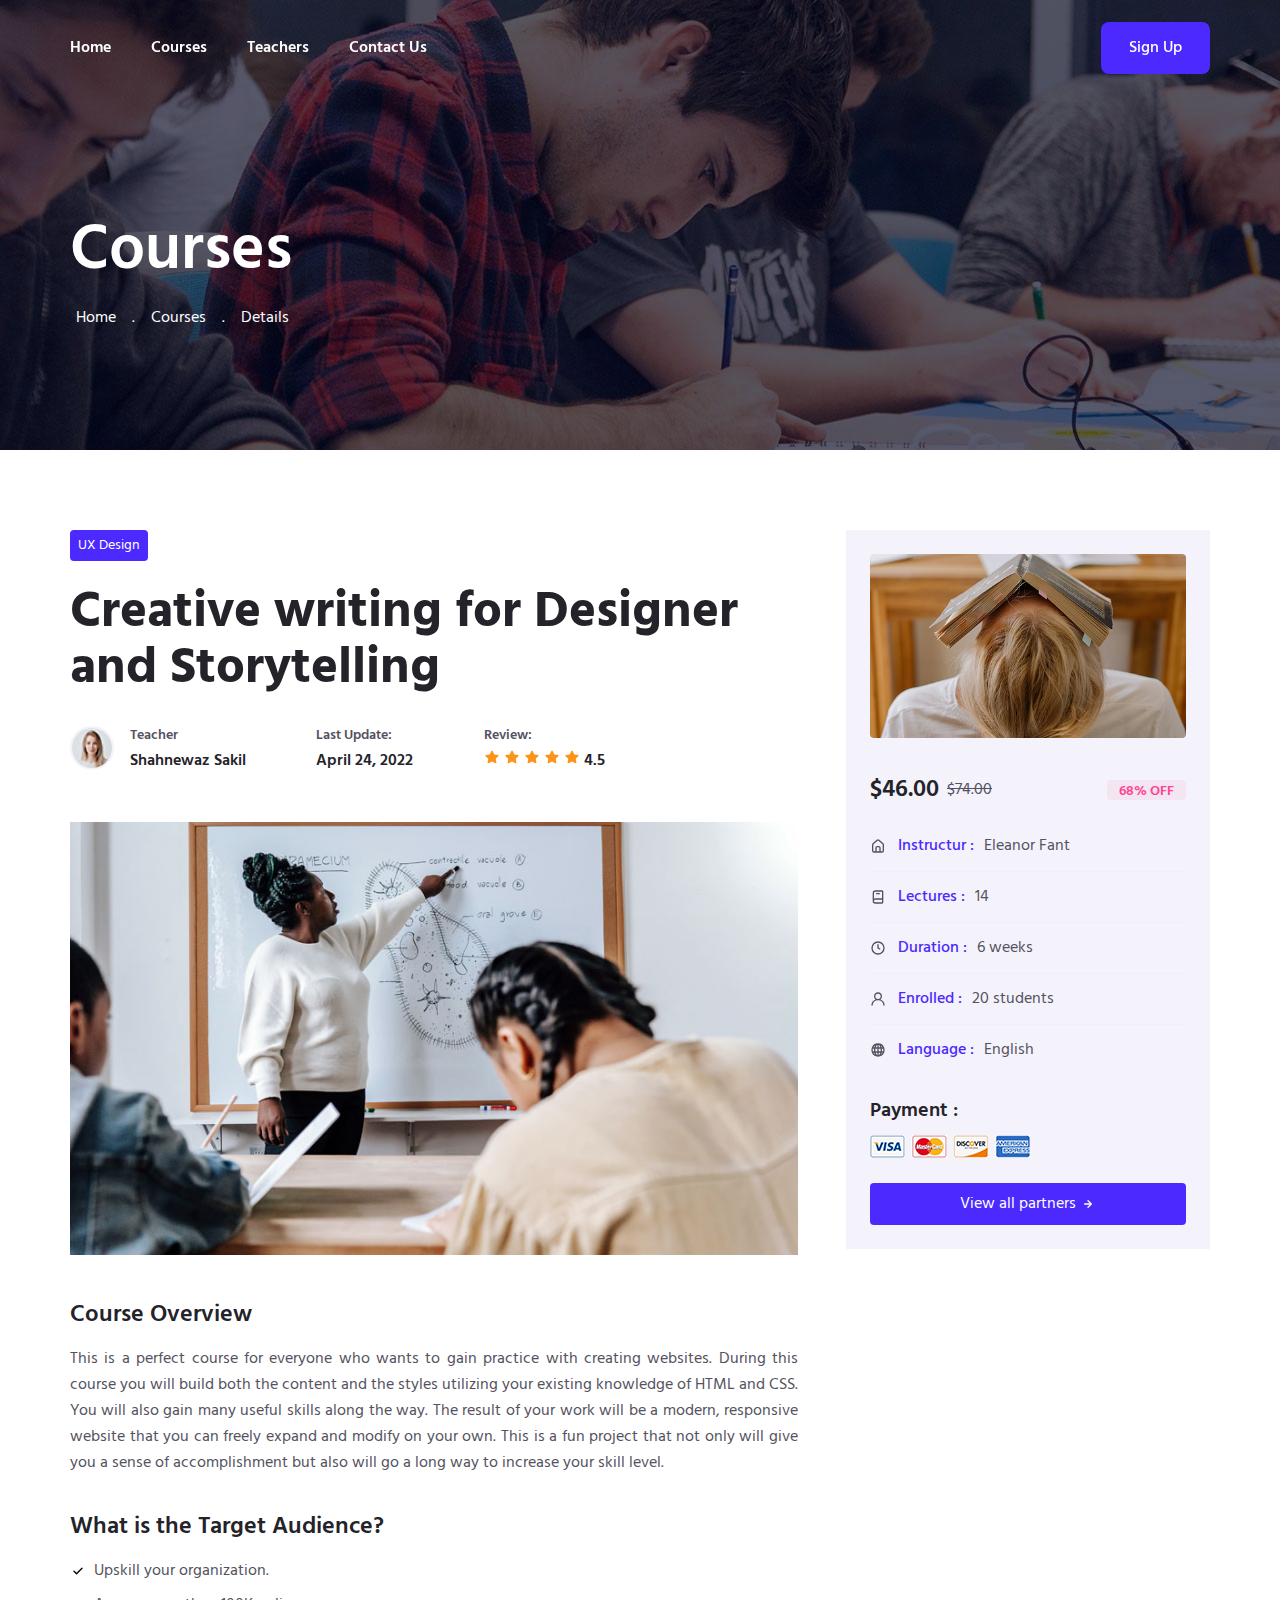
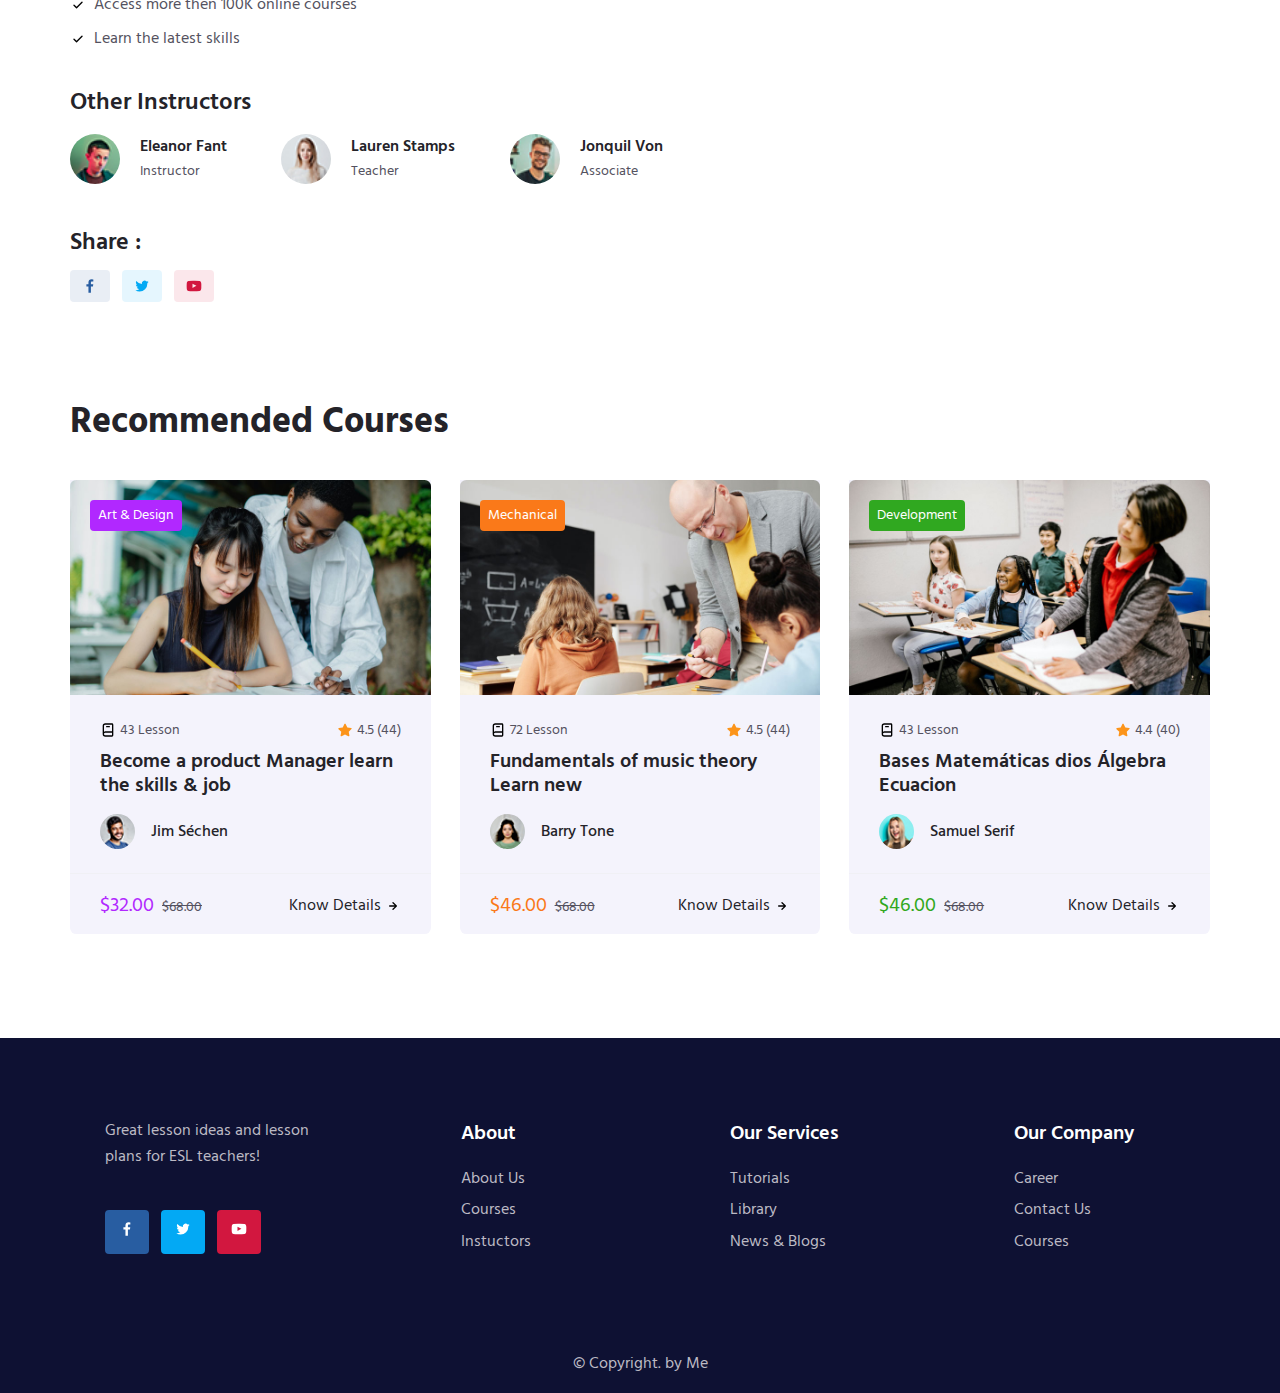
<file: course-details-7.html>
<!DOCTYPE html>
<html lang="en">
<head>
    <meta charset="UTF-8">
    <meta http-equiv="X-UA-Compatible" content="IE=edge">
    <meta name="viewport" content="width=device-width, initial-scale=1.0">

    <!--=============== CSS ===============-->
    <link rel="stylesheet" href="assets/Css/style.css">

    <title>Educational Website</title>
</head>
<body>
    <!--=============== HEADER ===============-->
    <header class="header" id="header">
		<nav class="nav container">

			<div class="nav__menu" id="nav-menu">
				<ul class="nav__list">
					<li class="nav-item">
						<a href="index.html" class="nav__link">Home</a>
					</li>

					<li class="nav-item">
						<a href="courses.html" class="nav__link">Courses</a>
					</li>

					<li class="nav-item">
						<a href="teachers.html" class="nav__link">Teachers</a>
					</li>

					<li class="nav-item">
						<a href="contact.html" class="nav__link">Contact Us</a>
					</li>
				</ul>

				<div class="nav__close" id="nav-close">
						<img src="assets/Img/times.svg" class="uil uil-times" alt="">
					</div>
				</div>
				<div class="nav__toggle" id="nav-toggle">
					<img src="assets/Img/apps.svg" class="uil uil-apps" alt="">
				</div>

			<a href="login.html" class="button button__header">Sign Up</a>
		</nav>
	</header>

    <!--=============== MAIN ===============-->
    <main class="main">
        <!--=============== PAGE TITLE ===============-->
        <section class="page__title-area">
            <div class="page__title-wrapper container">
                <h1 class="page__title">Courses</h1>

                <div class="breadcrumb">
                    <ul class="breadcrumb__list">
                        <li class="breadcrumb__item">
                            <a href="index.html" class="breadcrumb__link">Home</a>
                        </li>
                        <li class="breadcrumb__item">
                            <span class="breadcrumb__link">.</span>
                        </li>
                        <li class="breadcrumb__item">
                            <span class="breadcrumb__link">Courses</span>
                        </li>
                        <li class="breadcrumb__item">
                            <span class="breadcrumb__link">.</span>
                        </li>
                        <li class="breadcrumb__item">
                            <span class="breadcrumb__link">Details</span>
                        </li>
                    </ul>
                </div>
            </div>
        </section>

        <!--=============== COURSE DETAILS ===============-->
        <section class="course__details section">
            <div class="details__container grid container">
                <div class="details__group">
                    <div class="details__tag">UX Design</div>
                    <h3 class="details__title">Creative writing for Designer and Storytelling</h3>
                    <div class="details__meta">
                        <div class="details__teacher">
                            <img src="assets/Img/course-teacher-8.jpg" alt="" class="details__teacher-img">

                            <div class="details__data">
                                <span class="details__subtitle">Teacher</span>
                                <h3 class="details__data-title">Shahnewaz Sakil</h3>
                            </div>
                        </div>
                        <div class="details__update">
                            <span class="details__subtitle">Last Update:</span>
                            <h3 class="details__data-title">April 24, 2022</h3>
                        </div>
                        <div class="details__rating">
                            <span class="details__subtitle">Review:</span>
                            <h3 class="details__data-title">
                                <img src="assets/Img/starr.svg" class="uis uis-star" alt="">
                                <img src="assets/Img/starr.svg" class="uis uis-star" alt="">
                                <img src="assets/Img/starr.svg" class="uis uis-star" alt="">
                                <img src="assets/Img/starr.svg" class="uis uis-star" alt="">
                                <img src="assets/Img/starr.svg" class="uis uis-star" alt="">
                                <span class="review">4.5</span>
                            </h3>
                        </div>
                    </div>
                    <img src="assets/Img/course-8.jpg" alt="" class="details__img">
                    <div class="course_description">
                        <h3 class="course__description-title">Course Overview</h3>
                        <p class="course__description-details">This is a perfect course for everyone who wants to gain practice with creating websites. During this course you will build both the content and the styles utilizing your existing knowledge of HTML and CSS. You will also gain many useful skills along the way. The result of your work will be a modern, responsive website that you can freely expand and modify on your own. This is a fun project that not only will give you a sense of accomplishment but also will go a long way to increase your skill level.</p>
                        <div class="description__list">
                            <h3 class="description__list-title">What is the Target Audience?</h3>
                            <div class="description__list-details">
                                <p class="description__list-data">
                                    <img src="assets/Img/check.svg" class="details__icon">
                                    Upskill your organization.
                                </p>
                                <p class="description__list-data">
                                    <img src="assets/Img/check.svg" class="details__icon">
                                    Access more then 100K online courses
                                </p>
                                <p class="description__list-data">
                                    <img src="assets/Img/check.svg" class="details__icon">
                                    Learn the latest skills
                                </p>
                            </div>
                        </div>
                        <h3 class="course__description-title">Other Instructors</h3>
                        <div class="instructors">
                            <div class="instructors__group">
                                <img src="assets/Img/student-2.jpg" alt="" class="instructor__img">
                                <div class="instructor__data">
                                    <h3 class="instructor__title">Eleanor Fant</h3>
                                    <p class="instructor__subtitle">Instructor</p>
                                </div>
                            </div>

                            <div class="instructors">
                                <div class="instructors__group">
                                    <img src="assets/Img/student-3.jpg" alt="" class="instructor__img">
                                    <div class="instructor__data">
                                        <h3 class="instructor__title">Lauren Stamps</h3>
                                        <p class="instructor__subtitle">Teacher</p>
                                    </div>
                                </div>
                            </div>

                            <div class="instructors">
                                <div class="instructors__group">
                                    <img src="assets/Img/student-4.jpg" alt="" class="instructor__img">
                                    <div class="instructor__data">
                                        <h3 class="instructor__title">Jonquil Von</h3>
                                        <p class="instructor__subtitle">Associate</p>
                                    </div>
                                </div>
                            </div>
                        </div>
                        <div class="course__share">
                            <h3 class="share__title">Share :</h3>
                            <div class="course__social">
                                <a href="https://www.facebook.com/" class="course__social-link">
                                    <svg xmlns="http://www.w3.org/2000/svg" width="1em" height="1em" preserveAspectRatio="xMidYMid meet" viewBox="0 0 24 24"><path fill="currentColor" d="M15.12 5.32H17V2.14A26.11 26.11 0 0 0 14.26 2c-2.72 0-4.58 1.66-4.58 4.7v2.62H6.61v3.56h3.07V22h3.68v-9.12h3.06l.46-3.56h-3.52V7.05c0-1.05.28-1.73 1.76-1.73Z"/></svg>
                                </a>
                                <a href="https://twitter.com/" class="course__social-link">
                                    <svg xmlns="http://www.w3.org/2000/svg" width="1em" height="1em" preserveAspectRatio="xMidYMid meet" viewBox="0 0 24 24"><path fill="currentColor" d="M22 5.8a8.49 8.49 0 0 1-2.36.64a4.13 4.13 0 0 0 1.81-2.27a8.21 8.21 0 0 1-2.61 1a4.1 4.1 0 0 0-7 3.74a11.64 11.64 0 0 1-8.45-4.29a4.16 4.16 0 0 0-.55 2.07a4.09 4.09 0 0 0 1.82 3.41a4.05 4.05 0 0 1-1.86-.51v.05a4.1 4.1 0 0 0 3.3 4a3.93 3.93 0 0 1-1.1.17a4.9 4.9 0 0 1-.77-.07a4.11 4.11 0 0 0 3.83 2.84A8.22 8.22 0 0 1 3 18.34a7.93 7.93 0 0 1-1-.06a11.57 11.57 0 0 0 6.29 1.85A11.59 11.59 0 0 0 20 8.45v-.53a8.43 8.43 0 0 0 2-2.12Z"/></svg>
                                </a>
                                <a href="https://www.youtube.com/" class="course__social-link">
                                   <svg xmlns="http://www.w3.org/2000/svg" width="1em" height="1em" preserveAspectRatio="xMidYMid meet" viewBox="0 0 24 24"><path fill="currentColor" d="M23 9.71a8.5 8.5 0 0 0-.91-4.13a2.92 2.92 0 0 0-1.72-1A78.36 78.36 0 0 0 12 4.27a78.45 78.45 0 0 0-8.34.3a2.87 2.87 0 0 0-1.46.74c-.9.83-1 2.25-1.1 3.45a48.29 48.29 0 0 0 0 6.48a9.55 9.55 0 0 0 .3 2a3.14 3.14 0 0 0 .71 1.36a2.86 2.86 0 0 0 1.49.78a45.18 45.18 0 0 0 6.5.33c3.5.05 6.57 0 10.2-.28a2.88 2.88 0 0 0 1.53-.78a2.49 2.49 0 0 0 .61-1a10.58 10.58 0 0 0 .52-3.4c.04-.56.04-3.94.04-4.54ZM9.74 14.85V8.66l5.92 3.11c-1.66.92-3.85 1.96-5.92 3.08Z"/></svg>
                                </a>
                            </div>
                        </div>
                    </div>                   
                </div>
                <div class="course__video">
                    <img src="assets/Img/course-video.jpg" alt="" class="course__video-thumb">
                    <div class="course__video-meta">
                        <div class="course__video-price">
                            <span class="new__price">$46.00</span>
                            <span class="old__price">$74.00</span>
                        </div>
                        <div class="course__video-discount">68% OFF</div>
                    </div>
                    <div class="course__video-content">
                        <div class="course__video-group">
                            <svg xmlns="http://www.w3.org/2000/svg" width="1em" height="1em" preserveAspectRatio="xMidYMid meet" viewBox="0 0 24 24" class="course-video-icon"><path fill="currentColor" d="m20 8l-6-5.26a3 3 0 0 0-4 0L4 8a3 3 0 0 0-1 2.26V19a3 3 0 0 0 3 3h12a3 3 0 0 0 3-3v-8.75A3 3 0 0 0 20 8Zm-6 12h-4v-5a1 1 0 0 1 1-1h2a1 1 0 0 1 1 1Zm5-1a1 1 0 0 1-1 1h-2v-5a3 3 0 0 0-3-3h-2a3 3 0 0 0-3 3v5H6a1 1 0 0 1-1-1v-8.75a1 1 0 0 1 .34-.75l6-5.25a1 1 0 0 1 1.32 0l6 5.25a1 1 0 0 1 .34.75Z"/></svg>
                            <h3 class="course__video-info"><span>Instructur :</span> Eleanor Fant</h3>
                        </div>
                        <div class="course__video-group">
                            <svg xmlns="http://www.w3.org/2000/svg" width="1em" height="1em" preserveAspectRatio="xMidYMid meet" viewBox="0 0 24 24" class="course-video-icon"><path fill="currentColor" d="M18 2H8a4 4 0 0 0-4 4v12a4 4 0 0 0 4 4h10a2 2 0 0 0 2-2V4a2 2 0 0 0-2-2ZM6 6a2 2 0 0 1 2-2h10v10H8a3.91 3.91 0 0 0-2 .56Zm2 14a2 2 0 0 1 0-4h10v4Zm2-12h4a1 1 0 0 0 0-2h-4a1 1 0 0 0 0 2Z"/></svg>
                            <h3 class="course__video-info"><span>Lectures :</span> 14</h3>
                        </div>
                        <div class="course__video-group">
                            <svg xmlns="http://www.w3.org/2000/svg" width="1em" height="1em" preserveAspectRatio="xMidYMid meet" viewBox="0 0 24 24" class="course-video-icon"><path fill="currentColor" d="M15.098 12.634L13 11.423V7a1 1 0 0 0-2 0v5a1 1 0 0 0 .5.866l2.598 1.5a1 1 0 1 0 1-1.732ZM12 2a10 10 0 1 0 10 10A10.011 10.011 0 0 0 12 2Zm0 18a8 8 0 1 1 8-8a8.01 8.01 0 0 1-8 8Z"/></svg>
                            <h3 class="course__video-info"><span>Duration :</span> 6 weeks</h3>
                        </div>
                        <div class="course__video-group">
                            <svg xmlns="http://www.w3.org/2000/svg" width="1em" height="1em" preserveAspectRatio="xMidYMid meet" viewBox="0 0 24 24" class="course-video-icon"><path fill="currentColor" d="M15.71 12.71a6 6 0 1 0-7.42 0a10 10 0 0 0-6.22 8.18a1 1 0 0 0 2 .22a8 8 0 0 1 15.9 0a1 1 0 0 0 1 .89h.11a1 1 0 0 0 .88-1.1a10 10 0 0 0-6.25-8.19ZM12 12a4 4 0 1 1 4-4a4 4 0 0 1-4 4Z"/></svg>
                            <h3 class="course__video-info"><span>Enrolled  :</span> 20 students</h3>
                        </div>
                        <div class="course__video-group">
                            <svg xmlns="http://www.w3.org/2000/svg" width="1em" height="1em" preserveAspectRatio="xMidYMid meet" viewBox="0 0 24 24" class="course-video-icon"><path fill="currentColor" d="M21.41 8.64v-.05a10 10 0 0 0-18.78 0s0 0 0 .05a9.86 9.86 0 0 0 0 6.72v.05a10 10 0 0 0 18.78 0s0 0 0-.05a9.86 9.86 0 0 0 0-6.72ZM4.26 14a7.82 7.82 0 0 1 0-4h1.86a16.73 16.73 0 0 0 0 4Zm.82 2h1.4a12.15 12.15 0 0 0 1 2.57A8 8 0 0 1 5.08 16Zm1.4-8h-1.4a8 8 0 0 1 2.37-2.57A12.15 12.15 0 0 0 6.48 8ZM11 19.7A6.34 6.34 0 0 1 8.57 16H11Zm0-5.7H8.14a14.36 14.36 0 0 1 0-4H11Zm0-6H8.57A6.34 6.34 0 0 1 11 4.3Zm7.92 0h-1.4a12.15 12.15 0 0 0-1-2.57A8 8 0 0 1 18.92 8ZM13 4.3A6.34 6.34 0 0 1 15.43 8H13Zm0 15.4V16h2.43A6.34 6.34 0 0 1 13 19.7Zm2.86-5.7H13v-4h2.86a14.36 14.36 0 0 1 0 4Zm.69 4.57a12.15 12.15 0 0 0 1-2.57h1.4a8 8 0 0 1-2.4 2.57ZM19.74 14h-1.86a16.16 16.16 0 0 0 .12-2a16.28 16.28 0 0 0-.12-2h1.86a7.82 7.82 0 0 1 0 4Z"/></svg>
                            <h3 class="course__video-info"><span>Language :</span> English</h3>
                        </div>
                    </div>
                    <div class="course__payment">
                        <h3 class="course__payment-title">Payment :</h3>
                        <img src="assets/Img/payment-1.png" alt="" class="course__payment-img">
                    </div>
                    <span class="course__enroll-button">
                        View all partners <svg xmlns="http://www.w3.org/2000/svg" width="1em" height="1em" preserveAspectRatio="xMidYMid meet" viewBox="0 0 24 24" class="uil uil-arrow-right course__enroll-icon"><path fill="white" d="M17.92 11.62a1 1 0 0 0-.21-.33l-5-5a1 1 0 0 0-1.42 1.42l3.3 3.29H7a1 1 0 0 0 0 2h7.59l-3.3 3.29a1 1 0 0 0 0 1.42a1 1 0 0 0 1.42 0l5-5a1 1 0 0 0 .21-.33a1 1 0 0 0 0-.76Z"/></svg>
                    </span>
                </div>
            </div>
        </section>

        <!-- courses -->
		<section class="courses section container" id="courses">
			<h2 class="section__title recommended_courses">Recommended Courses</h2>

			<div class="courses__container grid container">
				<div class="course__item">
					<div class="course__box">
						<img src="assets/Img/course-1.jpg" alt="" class="course__img">
						<div class="course__tag">Art & Design</div>
					</div>
					<div class="course__content">
						<div class="course__meta">
							<div class="course__lesson">
								<img src="assets/Img/book-alt.svg" class="uil uil-book-alt" alt=""> 43 Lesson
							</div>

							<div class="course__rating">
								<img src="assets/Img/starr.svg" class="uis uis-star" alt=""></i>4.5 (44)
							</div>
						</div><h3 class="course__title">Become a product Manager learn the skills & job</h3>
						<div class="course__teacher">
							<img src="assets/Img/course-teacher-1.jpg" alt="" class="course__teacher-img">
							<h3 class="course__teacher-title">Jim Séchen</h3>
						</div>
					</div>

					<div class="course__more">
						<div class="course__prices">
							<span class="course__discount">$32.00</span>
							<span class="course__price">$68.00</span>
						</div>

						<span class="course__button">
							Know Details <img src="assets/Img/arrow-right.svg" class="uil uil-arrow-right" alt="">
						</span>
					</div>
				</div>

				<div class="course__item">
					<div class="course__box">
						<img src="assets/Img/course-2.jpg" alt="" class="course__img">
						<div class="course__tag">Mechanical</div>
					</div>
					<div class="course__content">
						<div class="course__meta">
							<div class="course__lesson">
								<img src="assets/Img/book-alt.svg" class="uil uil-book-alt" alt=""> 72 Lesson
							</div>

							<div class="course__rating">
								<img src="assets/Img/starr.svg" class="uis uis-star" alt="">4.5 (44)
							</div>
						</div><h3 class="course__title">Fundamentals of music theory Learn new</h3>
						<div class="course__teacher">
							<img src="assets/Img/course-teacher-2.jpg" alt="" class="course__teacher-img">
							<h3 class="course__teacher-title">Barry Tone</h3>
						</div>
					</div>

					<div class="course__more">
						<div class="course__prices">
							<span class="course__discount">$46.00</span>
							<span class="course__price">$68.00</span>
						</div>

						<span class="course__button">
							Know Details <img src="assets/Img/arrow-right.svg" class="uil uil-arrow-right" alt="">
						</span>
					</div>
				</div>

				<div class="course__item">
					<div class="course__box">
						<img src="assets/Img/course-3.jpg" alt="" class="course__img">
						<div class="course__tag">Development</div>
					</div>
					<div class="course__content">
						<div class="course__meta">
							<div class="course__lesson">
								<img src="assets/Img/book-alt.svg" class="uil uil-book-alt" alt=""> 43 Lesson
							</div>

							<div class="course__rating">
								<img src="assets/Img/starr.svg" class="uis uis-star" alt="">4.4 (40)
							</div>
						</div><h3 class="course__title">Bases Matemáticas dios Álgebra Ecuacion</h3>
						<div class="course__teacher">
							<img src="assets/Img/course-teacher-3.jpg" alt="" class="course__teacher-img">
							<h3 class="course__teacher-title">Samuel Serif</h3>
						</div>
					</div>

					<div class="course__more">
						<div class="course__prices">
							<span class="course__discount">$46.00</span>
							<span class="course__price">$68.00</span>
						</div>

						<span class="course__button">
							Know Details <img src="assets/Img/arrow-right.svg" class="uil uil-arrow-right" alt="">
						</span>
					</div>
				</div>
			</div>
		</section>
    </main>

    <!--=============== FOOTER ===============-->
    <footer class="footer section">
        <div class="footer__container grid container">
            <div class="footer__content">
                <p class="footer__description">Great lesson ideas and lesson <br> plans for ESL teachers!</p>
                <div class="footer__social">
                    <a href="https://www.facebook.com/" class="footer__social-link">
                        <svg xmlns="http://www.w3.org/2000/svg" width="1em" height="1em" preserveAspectRatio="xMidYMid meet" viewBox="0 0 24 24"><path fill="currentColor" d="M15.12 5.32H17V2.14A26.11 26.11 0 0 0 14.26 2c-2.72 0-4.58 1.66-4.58 4.7v2.62H6.61v3.56h3.07V22h3.68v-9.12h3.06l.46-3.56h-3.52V7.05c0-1.05.28-1.73 1.76-1.73Z"/></svg>
                    </a>
                    <a href="https://twitter.com/" class="footer__social-link">
                        <svg xmlns="http://www.w3.org/2000/svg" width="1em" height="1em" preserveAspectRatio="xMidYMid meet" viewBox="0 0 24 24"><path fill="currentColor" d="M22 5.8a8.49 8.49 0 0 1-2.36.64a4.13 4.13 0 0 0 1.81-2.27a8.21 8.21 0 0 1-2.61 1a4.1 4.1 0 0 0-7 3.74a11.64 11.64 0 0 1-8.45-4.29a4.16 4.16 0 0 0-.55 2.07a4.09 4.09 0 0 0 1.82 3.41a4.05 4.05 0 0 1-1.86-.51v.05a4.1 4.1 0 0 0 3.3 4a3.93 3.93 0 0 1-1.1.17a4.9 4.9 0 0 1-.77-.07a4.11 4.11 0 0 0 3.83 2.84A8.22 8.22 0 0 1 3 18.34a7.93 7.93 0 0 1-1-.06a11.57 11.57 0 0 0 6.29 1.85A11.59 11.59 0 0 0 20 8.45v-.53a8.43 8.43 0 0 0 2-2.12Z"/></svg>
                    </a>
                    <a href="https://www.youtube.com/" class="footer__social-link">
                        <svg xmlns="http://www.w3.org/2000/svg" width="1em" height="1em" preserveAspectRatio="xMidYMid meet" viewBox="0 0 24 24"><path fill="currentColor" d="M23 9.71a8.5 8.5 0 0 0-.91-4.13a2.92 2.92 0 0 0-1.72-1A78.36 78.36 0 0 0 12 4.27a78.45 78.45 0 0 0-8.34.3a2.87 2.87 0 0 0-1.46.74c-.9.83-1 2.25-1.1 3.45a48.29 48.29 0 0 0 0 6.48a9.55 9.55 0 0 0 .3 2a3.14 3.14 0 0 0 .71 1.36a2.86 2.86 0 0 0 1.49.78a45.18 45.18 0 0 0 6.5.33c3.5.05 6.57 0 10.2-.28a2.88 2.88 0 0 0 1.53-.78a2.49 2.49 0 0 0 .61-1a10.58 10.58 0 0 0 .52-3.4c.04-.56.04-3.94.04-4.54ZM9.74 14.85V8.66l5.92 3.11c-1.66.92-3.85 1.96-5.92 3.08Z"/></svg>
                    </a>
                </div>
            </div>

            <div class="footer__content">
                <h3 class="footer__title">About</h3>

                <ul class="footer__links">
                    <li><a href="#" class="footer__link">About Us</a></li>
                    <li><a href="#" class="footer__link">Courses</a></li>
                    <li><a href="#" class="footer__link">Instuctors</a></li>
                </ul>
            </div>

            <div class="footer__content">
                <h3 class="footer__title">Our Services</h3>

                <ul class="footer__links">
                    <li><a href="#" class="footer__link">Tutorials</a></li>
                    <li><a href="#" class="footer__link">Library</a></li>
                    <li><a href="#" class="footer__link">News & Blogs</a></li>
                </ul>
            </div>

            <div class="footer__content">
                <h3 class="footer__title">Our Company</h3>

                <ul class="footer__links">
                    <li><a href="#" class="footer__link">Career</a></li>
                    <li><a href="#" class="footer__link">Contact Us</a></li>
                    <li><a href="#" class="footer__link">Courses</a></li>
                </ul>
            </div>
        </div>

        <span class="footer__copy">&#169; Copyright. by Me</span>
    </footer>

    <!--=============== JS ===============-->
    <script src="assets/Js/main.js"></script>
</body>
</html>
</file>
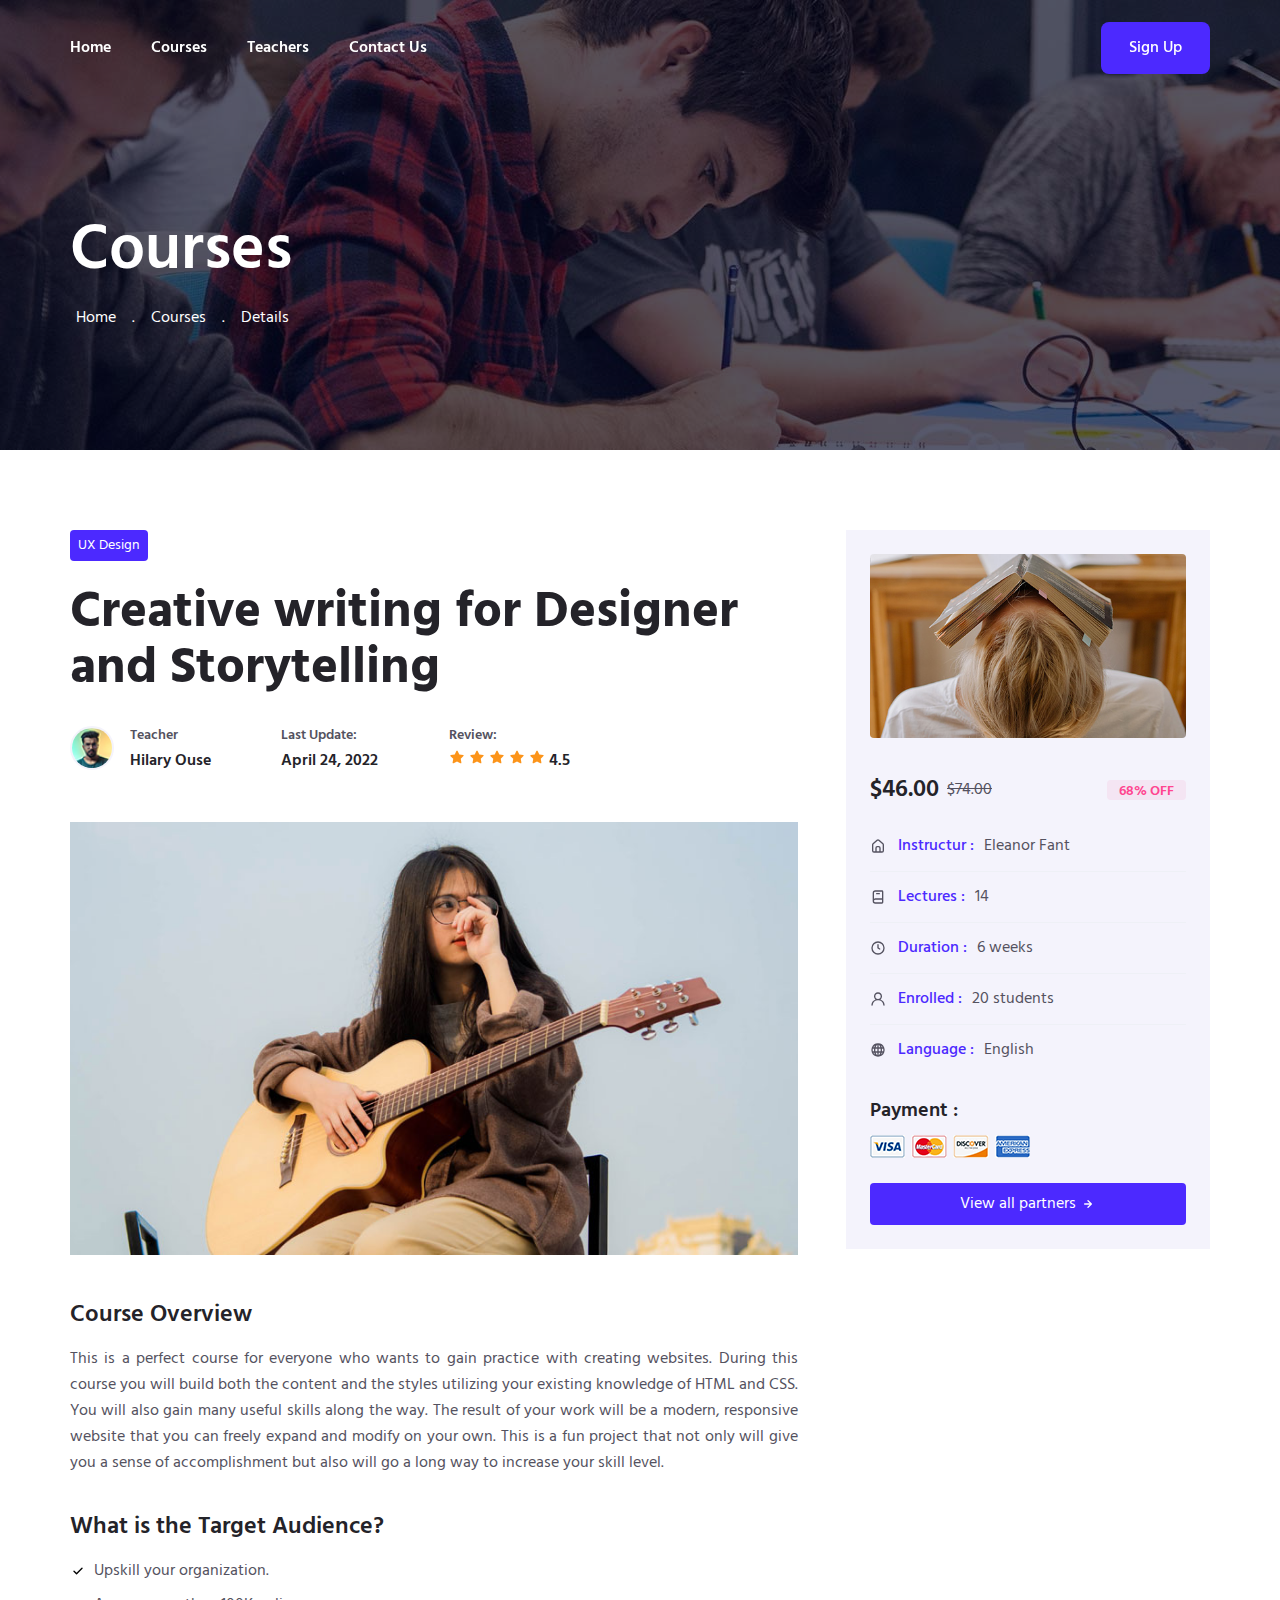
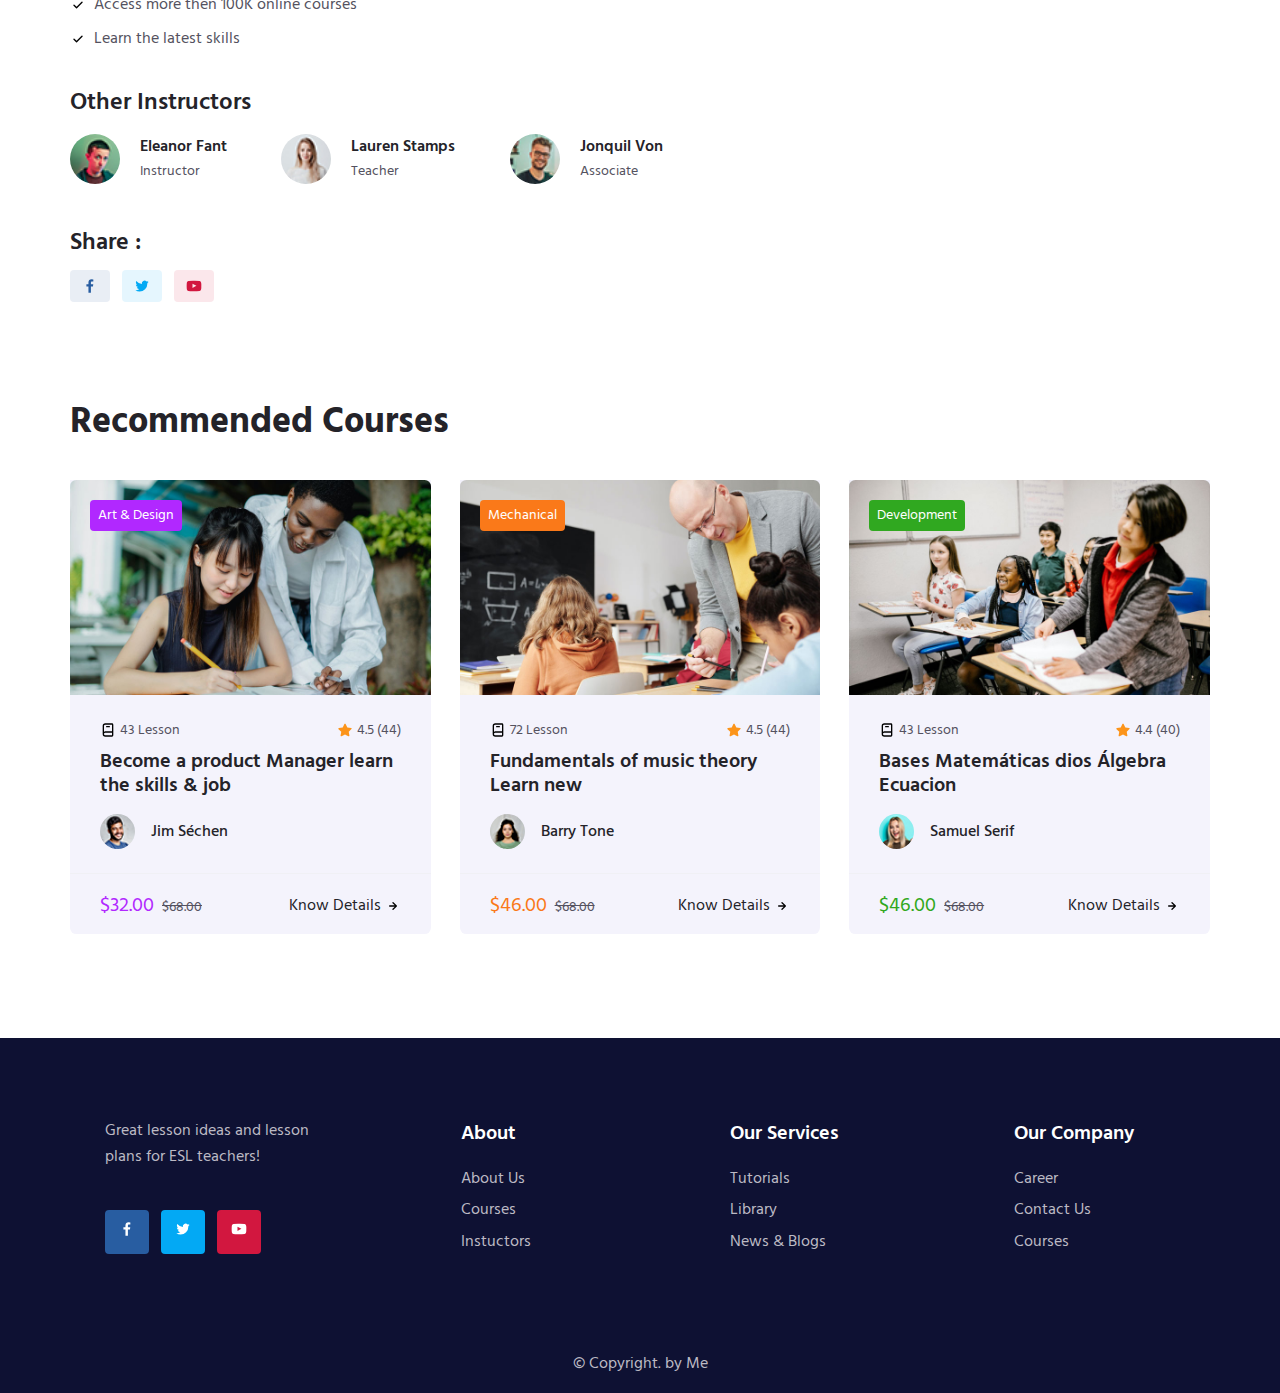
<file: course-details-8.html>
<!DOCTYPE html>
<html lang="en">
<head>
    <meta charset="UTF-8">
    <meta http-equiv="X-UA-Compatible" content="IE=edge">
    <meta name="viewport" content="width=device-width, initial-scale=1.0">

    <!--=============== CSS ===============-->
    <link rel="stylesheet" href="assets/Css/style.css">

    <title>Educational Website</title>
</head>
<body>
    <!--=============== HEADER ===============-->
    <header class="header" id="header">
		<nav class="nav container">

			<div class="nav__menu" id="nav-menu">
				<ul class="nav__list">
					<li class="nav-item">
						<a href="index.html" class="nav__link">Home</a>
					</li>

					<li class="nav-item">
						<a href="courses.html" class="nav__link">Courses</a>
					</li>

					<li class="nav-item">
						<a href="teachers.html" class="nav__link">Teachers</a>
					</li>

					<li class="nav-item">
						<a href="contact.html" class="nav__link">Contact Us</a>
					</li>
				</ul>

				<div class="nav__close" id="nav-close">
						<img src="assets/Img/times.svg" class="uil uil-times" alt="">
					</div>
				</div>
				<div class="nav__toggle" id="nav-toggle">
					<img src="assets/Img/apps.svg" class="uil uil-apps" alt="">
				</div>

			<a href="login.html" class="button button__header">Sign Up</a>
		</nav>
	</header>

    <!--=============== MAIN ===============-->
    <main class="main">
        <!--=============== PAGE TITLE ===============-->
        <section class="page__title-area">
            <div class="page__title-wrapper container">
                <h1 class="page__title">Courses</h1>

                <div class="breadcrumb">
                    <ul class="breadcrumb__list">
                        <li class="breadcrumb__item">
                            <a href="index.html" class="breadcrumb__link">Home</a>
                        </li>
                        <li class="breadcrumb__item">
                            <span class="breadcrumb__link">.</span>
                        </li>
                        <li class="breadcrumb__item">
                            <span class="breadcrumb__link">Courses</span>
                        </li>
                        <li class="breadcrumb__item">
                            <span class="breadcrumb__link">.</span>
                        </li>
                        <li class="breadcrumb__item">
                            <span class="breadcrumb__link">Details</span>
                        </li>
                    </ul>
                </div>
            </div>
        </section>

        <!--=============== COURSE DETAILS ===============-->
        <section class="course__details section">
            <div class="details__container grid container">
                <div class="details__group">
                    <div class="details__tag">UX Design</div>
                    <h3 class="details__title">Creative writing for Designer and Storytelling</h3>
                    <div class="details__meta">
                        <div class="details__teacher">
                            <img src="assets/Img/course-teacher-9.jpg" alt="" class="details__teacher-img">

                            <div class="details__data">
                                <span class="details__subtitle">Teacher</span>
                                <h3 class="details__data-title">Hilary Ouse</h3>
                            </div>
                        </div>
                        <div class="details__update">
                            <span class="details__subtitle">Last Update:</span>
                            <h3 class="details__data-title">April 24, 2022</h3>
                        </div>
                        <div class="details__rating">
                            <span class="details__subtitle">Review:</span>
                            <h3 class="details__data-title">
                                <img src="assets/Img/starr.svg" class="uis uis-star" alt="">
                                <img src="assets/Img/starr.svg" class="uis uis-star" alt="">
                                <img src="assets/Img/starr.svg" class="uis uis-star" alt="">
                                <img src="assets/Img/starr.svg" class="uis uis-star" alt="">
                                <img src="assets/Img/starr.svg" class="uis uis-star" alt="">
                                <span class="review">4.5</span>
                            </h3>
                        </div>
                    </div>
                    <img src="assets/Img/course-9.jpg" alt="" class="details__img">
                    <div class="course_description">
                        <h3 class="course__description-title">Course Overview</h3>
                        <p class="course__description-details">This is a perfect course for everyone who wants to gain practice with creating websites. During this course you will build both the content and the styles utilizing your existing knowledge of HTML and CSS. You will also gain many useful skills along the way. The result of your work will be a modern, responsive website that you can freely expand and modify on your own. This is a fun project that not only will give you a sense of accomplishment but also will go a long way to increase your skill level.</p>
                        <div class="description__list">
                            <h3 class="description__list-title">What is the Target Audience?</h3>
                            <div class="description__list-details">
                                <p class="description__list-data">
                                    <img src="assets/Img/check.svg" class="details__icon">
                                    Upskill your organization.
                                </p>
                                <p class="description__list-data">
                                    <img src="assets/Img/check.svg" class="details__icon">
                                    Access more then 100K online courses
                                </p>
                                <p class="description__list-data">
                                    <img src="assets/Img/check.svg" class="details__icon">
                                    Learn the latest skills
                                </p>
                            </div>
                        </div>
                        <h3 class="course__description-title">Other Instructors</h3>
                        <div class="instructors">
                            <div class="instructors__group">
                                <img src="assets/Img/student-2.jpg" alt="" class="instructor__img">
                                <div class="instructor__data">
                                    <h3 class="instructor__title">Eleanor Fant</h3>
                                    <p class="instructor__subtitle">Instructor</p>
                                </div>
                            </div>

                            <div class="instructors">
                                <div class="instructors__group">
                                    <img src="assets/Img/student-3.jpg" alt="" class="instructor__img">
                                    <div class="instructor__data">
                                        <h3 class="instructor__title">Lauren Stamps</h3>
                                        <p class="instructor__subtitle">Teacher</p>
                                    </div>
                                </div>
                            </div>

                            <div class="instructors">
                                <div class="instructors__group">
                                    <img src="assets/Img/student-4.jpg" alt="" class="instructor__img">
                                    <div class="instructor__data">
                                        <h3 class="instructor__title">Jonquil Von</h3>
                                        <p class="instructor__subtitle">Associate</p>
                                    </div>
                                </div>
                            </div>
                        </div>
                        <div class="course__share">
                            <h3 class="share__title">Share :</h3>

                            <div class="course__social">
                                <a href="https://www.facebook.com/" class="course__social-link">
                                    <svg xmlns="http://www.w3.org/2000/svg" width="1em" height="1em" preserveAspectRatio="xMidYMid meet" viewBox="0 0 24 24"><path fill="currentColor" d="M15.12 5.32H17V2.14A26.11 26.11 0 0 0 14.26 2c-2.72 0-4.58 1.66-4.58 4.7v2.62H6.61v3.56h3.07V22h3.68v-9.12h3.06l.46-3.56h-3.52V7.05c0-1.05.28-1.73 1.76-1.73Z"/></svg>
                                </a>
                                <a href="https://twitter.com/" class="course__social-link">
                                    <svg xmlns="http://www.w3.org/2000/svg" width="1em" height="1em" preserveAspectRatio="xMidYMid meet" viewBox="0 0 24 24"><path fill="currentColor" d="M22 5.8a8.49 8.49 0 0 1-2.36.64a4.13 4.13 0 0 0 1.81-2.27a8.21 8.21 0 0 1-2.61 1a4.1 4.1 0 0 0-7 3.74a11.64 11.64 0 0 1-8.45-4.29a4.16 4.16 0 0 0-.55 2.07a4.09 4.09 0 0 0 1.82 3.41a4.05 4.05 0 0 1-1.86-.51v.05a4.1 4.1 0 0 0 3.3 4a3.93 3.93 0 0 1-1.1.17a4.9 4.9 0 0 1-.77-.07a4.11 4.11 0 0 0 3.83 2.84A8.22 8.22 0 0 1 3 18.34a7.93 7.93 0 0 1-1-.06a11.57 11.57 0 0 0 6.29 1.85A11.59 11.59 0 0 0 20 8.45v-.53a8.43 8.43 0 0 0 2-2.12Z"/></svg>
                                </a>
                                <a href="https://www.youtube.com/" class="course__social-link">
                                   <svg xmlns="http://www.w3.org/2000/svg" width="1em" height="1em" preserveAspectRatio="xMidYMid meet" viewBox="0 0 24 24"><path fill="currentColor" d="M23 9.71a8.5 8.5 0 0 0-.91-4.13a2.92 2.92 0 0 0-1.72-1A78.36 78.36 0 0 0 12 4.27a78.45 78.45 0 0 0-8.34.3a2.87 2.87 0 0 0-1.46.74c-.9.83-1 2.25-1.1 3.45a48.29 48.29 0 0 0 0 6.48a9.55 9.55 0 0 0 .3 2a3.14 3.14 0 0 0 .71 1.36a2.86 2.86 0 0 0 1.49.78a45.18 45.18 0 0 0 6.5.33c3.5.05 6.57 0 10.2-.28a2.88 2.88 0 0 0 1.53-.78a2.49 2.49 0 0 0 .61-1a10.58 10.58 0 0 0 .52-3.4c.04-.56.04-3.94.04-4.54ZM9.74 14.85V8.66l5.92 3.11c-1.66.92-3.85 1.96-5.92 3.08Z"/></svg>
                                </a>
                            </div>
                        </div>
                    </div>                   
                </div>
                <div class="course__video">
                    <img src="assets/Img/course-video.jpg" alt="" class="course__video-thumb">
                    <div class="course__video-meta">
                        <div class="course__video-price">
                            <span class="new__price">$46.00</span>
                            <span class="old__price">$74.00</span>
                        </div>
                        <div class="course__video-discount">68% OFF</div>
                    </div>
                    <div class="course__video-content">
                        <div class="course__video-group">
                            <svg xmlns="http://www.w3.org/2000/svg" width="1em" height="1em" preserveAspectRatio="xMidYMid meet" viewBox="0 0 24 24" class="course-video-icon"><path fill="currentColor" d="m20 8l-6-5.26a3 3 0 0 0-4 0L4 8a3 3 0 0 0-1 2.26V19a3 3 0 0 0 3 3h12a3 3 0 0 0 3-3v-8.75A3 3 0 0 0 20 8Zm-6 12h-4v-5a1 1 0 0 1 1-1h2a1 1 0 0 1 1 1Zm5-1a1 1 0 0 1-1 1h-2v-5a3 3 0 0 0-3-3h-2a3 3 0 0 0-3 3v5H6a1 1 0 0 1-1-1v-8.75a1 1 0 0 1 .34-.75l6-5.25a1 1 0 0 1 1.32 0l6 5.25a1 1 0 0 1 .34.75Z"/></svg>
                            <h3 class="course__video-info"><span>Instructur :</span> Eleanor Fant</h3>
                        </div>
                        <div class="course__video-group">
                            <svg xmlns="http://www.w3.org/2000/svg" width="1em" height="1em" preserveAspectRatio="xMidYMid meet" viewBox="0 0 24 24" class="course-video-icon"><path fill="currentColor" d="M18 2H8a4 4 0 0 0-4 4v12a4 4 0 0 0 4 4h10a2 2 0 0 0 2-2V4a2 2 0 0 0-2-2ZM6 6a2 2 0 0 1 2-2h10v10H8a3.91 3.91 0 0 0-2 .56Zm2 14a2 2 0 0 1 0-4h10v4Zm2-12h4a1 1 0 0 0 0-2h-4a1 1 0 0 0 0 2Z"/></svg>
                            <h3 class="course__video-info"><span>Lectures :</span> 14</h3>
                        </div>
                        <div class="course__video-group">
                            <svg xmlns="http://www.w3.org/2000/svg" width="1em" height="1em" preserveAspectRatio="xMidYMid meet" viewBox="0 0 24 24" class="course-video-icon"><path fill="currentColor" d="M15.098 12.634L13 11.423V7a1 1 0 0 0-2 0v5a1 1 0 0 0 .5.866l2.598 1.5a1 1 0 1 0 1-1.732ZM12 2a10 10 0 1 0 10 10A10.011 10.011 0 0 0 12 2Zm0 18a8 8 0 1 1 8-8a8.01 8.01 0 0 1-8 8Z"/></svg>
                            <h3 class="course__video-info"><span>Duration :</span> 6 weeks</h3>
                        </div>
                        <div class="course__video-group">
                            <svg xmlns="http://www.w3.org/2000/svg" width="1em" height="1em" preserveAspectRatio="xMidYMid meet" viewBox="0 0 24 24" class="course-video-icon"><path fill="currentColor" d="M15.71 12.71a6 6 0 1 0-7.42 0a10 10 0 0 0-6.22 8.18a1 1 0 0 0 2 .22a8 8 0 0 1 15.9 0a1 1 0 0 0 1 .89h.11a1 1 0 0 0 .88-1.1a10 10 0 0 0-6.25-8.19ZM12 12a4 4 0 1 1 4-4a4 4 0 0 1-4 4Z"/></svg>
                            <h3 class="course__video-info"><span>Enrolled  :</span> 20 students</h3>
                        </div>
                        <div class="course__video-group">
                            <svg xmlns="http://www.w3.org/2000/svg" width="1em" height="1em" preserveAspectRatio="xMidYMid meet" viewBox="0 0 24 24" class="course-video-icon"><path fill="currentColor" d="M21.41 8.64v-.05a10 10 0 0 0-18.78 0s0 0 0 .05a9.86 9.86 0 0 0 0 6.72v.05a10 10 0 0 0 18.78 0s0 0 0-.05a9.86 9.86 0 0 0 0-6.72ZM4.26 14a7.82 7.82 0 0 1 0-4h1.86a16.73 16.73 0 0 0 0 4Zm.82 2h1.4a12.15 12.15 0 0 0 1 2.57A8 8 0 0 1 5.08 16Zm1.4-8h-1.4a8 8 0 0 1 2.37-2.57A12.15 12.15 0 0 0 6.48 8ZM11 19.7A6.34 6.34 0 0 1 8.57 16H11Zm0-5.7H8.14a14.36 14.36 0 0 1 0-4H11Zm0-6H8.57A6.34 6.34 0 0 1 11 4.3Zm7.92 0h-1.4a12.15 12.15 0 0 0-1-2.57A8 8 0 0 1 18.92 8ZM13 4.3A6.34 6.34 0 0 1 15.43 8H13Zm0 15.4V16h2.43A6.34 6.34 0 0 1 13 19.7Zm2.86-5.7H13v-4h2.86a14.36 14.36 0 0 1 0 4Zm.69 4.57a12.15 12.15 0 0 0 1-2.57h1.4a8 8 0 0 1-2.4 2.57ZM19.74 14h-1.86a16.16 16.16 0 0 0 .12-2a16.28 16.28 0 0 0-.12-2h1.86a7.82 7.82 0 0 1 0 4Z"/></svg>
                            <h3 class="course__video-info"><span>Language :</span> English</h3>
                        </div>
                    </div>
                    <div class="course__payment">
                        <h3 class="course__payment-title">Payment :</h3>
                        <img src="assets/Img/payment-1.png" alt="" class="course__payment-img">
                    </div>
                    <span class="course__enroll-button">
                        View all partners <svg xmlns="http://www.w3.org/2000/svg" width="1em" height="1em" preserveAspectRatio="xMidYMid meet" viewBox="0 0 24 24" class="uil uil-arrow-right course__enroll-icon"><path fill="white" d="M17.92 11.62a1 1 0 0 0-.21-.33l-5-5a1 1 0 0 0-1.42 1.42l3.3 3.29H7a1 1 0 0 0 0 2h7.59l-3.3 3.29a1 1 0 0 0 0 1.42a1 1 0 0 0 1.42 0l5-5a1 1 0 0 0 .21-.33a1 1 0 0 0 0-.76Z"/></svg>
                    </span>
                </div>
            </div>
        </section>

        <!-- courses -->
		<section class="courses section container" id="courses">
			<h2 class="section__title recommended_courses">Recommended Courses</h2>

			<div class="courses__container grid container">
				<div class="course__item">
					<div class="course__box">
						<img src="assets/Img/course-1.jpg" alt="" class="course__img">
						<div class="course__tag">Art & Design</div>
					</div>
					<div class="course__content">
						<div class="course__meta">
							<div class="course__lesson">
								<img src="assets/Img/book-alt.svg" class="uil uil-book-alt" alt=""> 43 Lesson
							</div>

							<div class="course__rating">
								<img src="assets/Img/starr.svg" class="uis uis-star" alt=""></i>4.5 (44)
							</div>
						</div><h3 class="course__title">Become a product Manager learn the skills & job</h3>
						<div class="course__teacher">
							<img src="assets/Img/course-teacher-1.jpg" alt="" class="course__teacher-img">
							<h3 class="course__teacher-title">Jim Séchen</h3>
						</div>
					</div>

					<div class="course__more">
						<div class="course__prices">
							<span class="course__discount">$32.00</span>
							<span class="course__price">$68.00</span>
						</div>

						<span class="course__button">
							Know Details <img src="assets/Img/arrow-right.svg" class="uil uil-arrow-right" alt="">
						</span>
					</div>
				</div>

				<div class="course__item">
					<div class="course__box">
						<img src="assets/Img/course-2.jpg" alt="" class="course__img">
						<div class="course__tag">Mechanical</div>
					</div>
					<div class="course__content">
						<div class="course__meta">
							<div class="course__lesson">
								<img src="assets/Img/book-alt.svg" class="uil uil-book-alt" alt=""> 72 Lesson
							</div>

							<div class="course__rating">
								<img src="assets/Img/starr.svg" class="uis uis-star" alt="">4.5 (44)
							</div>
						</div><h3 class="course__title">Fundamentals of music theory Learn new</h3>
						<div class="course__teacher">
							<img src="assets/Img/course-teacher-2.jpg" alt="" class="course__teacher-img">
							<h3 class="course__teacher-title">Barry Tone</h3>
						</div>
					</div>

					<div class="course__more">
						<div class="course__prices">
							<span class="course__discount">$46.00</span>
							<span class="course__price">$68.00</span>
						</div>

						<span class="course__button">
							Know Details <img src="assets/Img/arrow-right.svg" class="uil uil-arrow-right" alt="">
						</span>
					</div>
				</div>

				<div class="course__item">
					<div class="course__box">
						<img src="assets/Img/course-3.jpg" alt="" class="course__img">
						<div class="course__tag">Development</div>
					</div>
					<div class="course__content">
						<div class="course__meta">
							<div class="course__lesson">
								<img src="assets/Img/book-alt.svg" class="uil uil-book-alt" alt=""> 43 Lesson
							</div>

							<div class="course__rating">
								<img src="assets/Img/starr.svg" class="uis uis-star" alt="">4.4 (40)
							</div>
						</div><h3 class="course__title">Bases Matemáticas dios Álgebra Ecuacion</h3>
						<div class="course__teacher">
							<img src="assets/Img/course-teacher-3.jpg" alt="" class="course__teacher-img">
							<h3 class="course__teacher-title">Samuel Serif</h3>
						</div>
					</div>

					<div class="course__more">
						<div class="course__prices">
							<span class="course__discount">$46.00</span>
							<span class="course__price">$68.00</span>
						</div>

						<span class="course__button">
							Know Details <img src="assets/Img/arrow-right.svg" class="uil uil-arrow-right" alt="">
						</span>
					</div>
				</div>
			</div>
		</section>
    </main>

    <!--=============== FOOTER ===============-->
    <footer class="footer section">
        <div class="footer__container grid container">
            <div class="footer__content">
                <p class="footer__description">Great lesson ideas and lesson <br> plans for ESL teachers!</p>
                <div class="footer__social">
                    <a href="https://www.facebook.com/" class="footer__social-link">
                        <svg xmlns="http://www.w3.org/2000/svg" width="1em" height="1em" preserveAspectRatio="xMidYMid meet" viewBox="0 0 24 24"><path fill="currentColor" d="M15.12 5.32H17V2.14A26.11 26.11 0 0 0 14.26 2c-2.72 0-4.58 1.66-4.58 4.7v2.62H6.61v3.56h3.07V22h3.68v-9.12h3.06l.46-3.56h-3.52V7.05c0-1.05.28-1.73 1.76-1.73Z"/></svg>
                    </a>
                    <a href="https://twitter.com/" class="footer__social-link">
                        <svg xmlns="http://www.w3.org/2000/svg" width="1em" height="1em" preserveAspectRatio="xMidYMid meet" viewBox="0 0 24 24"><path fill="currentColor" d="M22 5.8a8.49 8.49 0 0 1-2.36.64a4.13 4.13 0 0 0 1.81-2.27a8.21 8.21 0 0 1-2.61 1a4.1 4.1 0 0 0-7 3.74a11.64 11.64 0 0 1-8.45-4.29a4.16 4.16 0 0 0-.55 2.07a4.09 4.09 0 0 0 1.82 3.41a4.05 4.05 0 0 1-1.86-.51v.05a4.1 4.1 0 0 0 3.3 4a3.93 3.93 0 0 1-1.1.17a4.9 4.9 0 0 1-.77-.07a4.11 4.11 0 0 0 3.83 2.84A8.22 8.22 0 0 1 3 18.34a7.93 7.93 0 0 1-1-.06a11.57 11.57 0 0 0 6.29 1.85A11.59 11.59 0 0 0 20 8.45v-.53a8.43 8.43 0 0 0 2-2.12Z"/></svg>
                    </a>
                    <a href="https://www.youtube.com/" class="footer__social-link">
                        <svg xmlns="http://www.w3.org/2000/svg" width="1em" height="1em" preserveAspectRatio="xMidYMid meet" viewBox="0 0 24 24"><path fill="currentColor" d="M23 9.71a8.5 8.5 0 0 0-.91-4.13a2.92 2.92 0 0 0-1.72-1A78.36 78.36 0 0 0 12 4.27a78.45 78.45 0 0 0-8.34.3a2.87 2.87 0 0 0-1.46.74c-.9.83-1 2.25-1.1 3.45a48.29 48.29 0 0 0 0 6.48a9.55 9.55 0 0 0 .3 2a3.14 3.14 0 0 0 .71 1.36a2.86 2.86 0 0 0 1.49.78a45.18 45.18 0 0 0 6.5.33c3.5.05 6.57 0 10.2-.28a2.88 2.88 0 0 0 1.53-.78a2.49 2.49 0 0 0 .61-1a10.58 10.58 0 0 0 .52-3.4c.04-.56.04-3.94.04-4.54ZM9.74 14.85V8.66l5.92 3.11c-1.66.92-3.85 1.96-5.92 3.08Z"/></svg>
                    </a>
                </div>
            </div>

            <div class="footer__content">
                <h3 class="footer__title">About</h3>

                <ul class="footer__links">
                    <li><a href="#" class="footer__link">About Us</a></li>
                    <li><a href="#" class="footer__link">Courses</a></li>
                    <li><a href="#" class="footer__link">Instuctors</a></li>
                </ul>
            </div>

            <div class="footer__content">
                <h3 class="footer__title">Our Services</h3>

                <ul class="footer__links">
                    <li><a href="#" class="footer__link">Tutorials</a></li>
                    <li><a href="#" class="footer__link">Library</a></li>
                    <li><a href="#" class="footer__link">News & Blogs</a></li>
                </ul>
            </div>

            <div class="footer__content">
                <h3 class="footer__title">Our Company</h3>

                <ul class="footer__links">
                    <li><a href="#" class="footer__link">Career</a></li>
                    <li><a href="#" class="footer__link">Contact Us</a></li>
                    <li><a href="#" class="footer__link">Courses</a></li>
                </ul>
            </div>
        </div>

        <span class="footer__copy">&#169; Copyright. by Me</span>
    </footer>

    <!--=============== JS ===============-->
    <script src="assets/Js/main.js"></script>
</body>
</html>
</file>
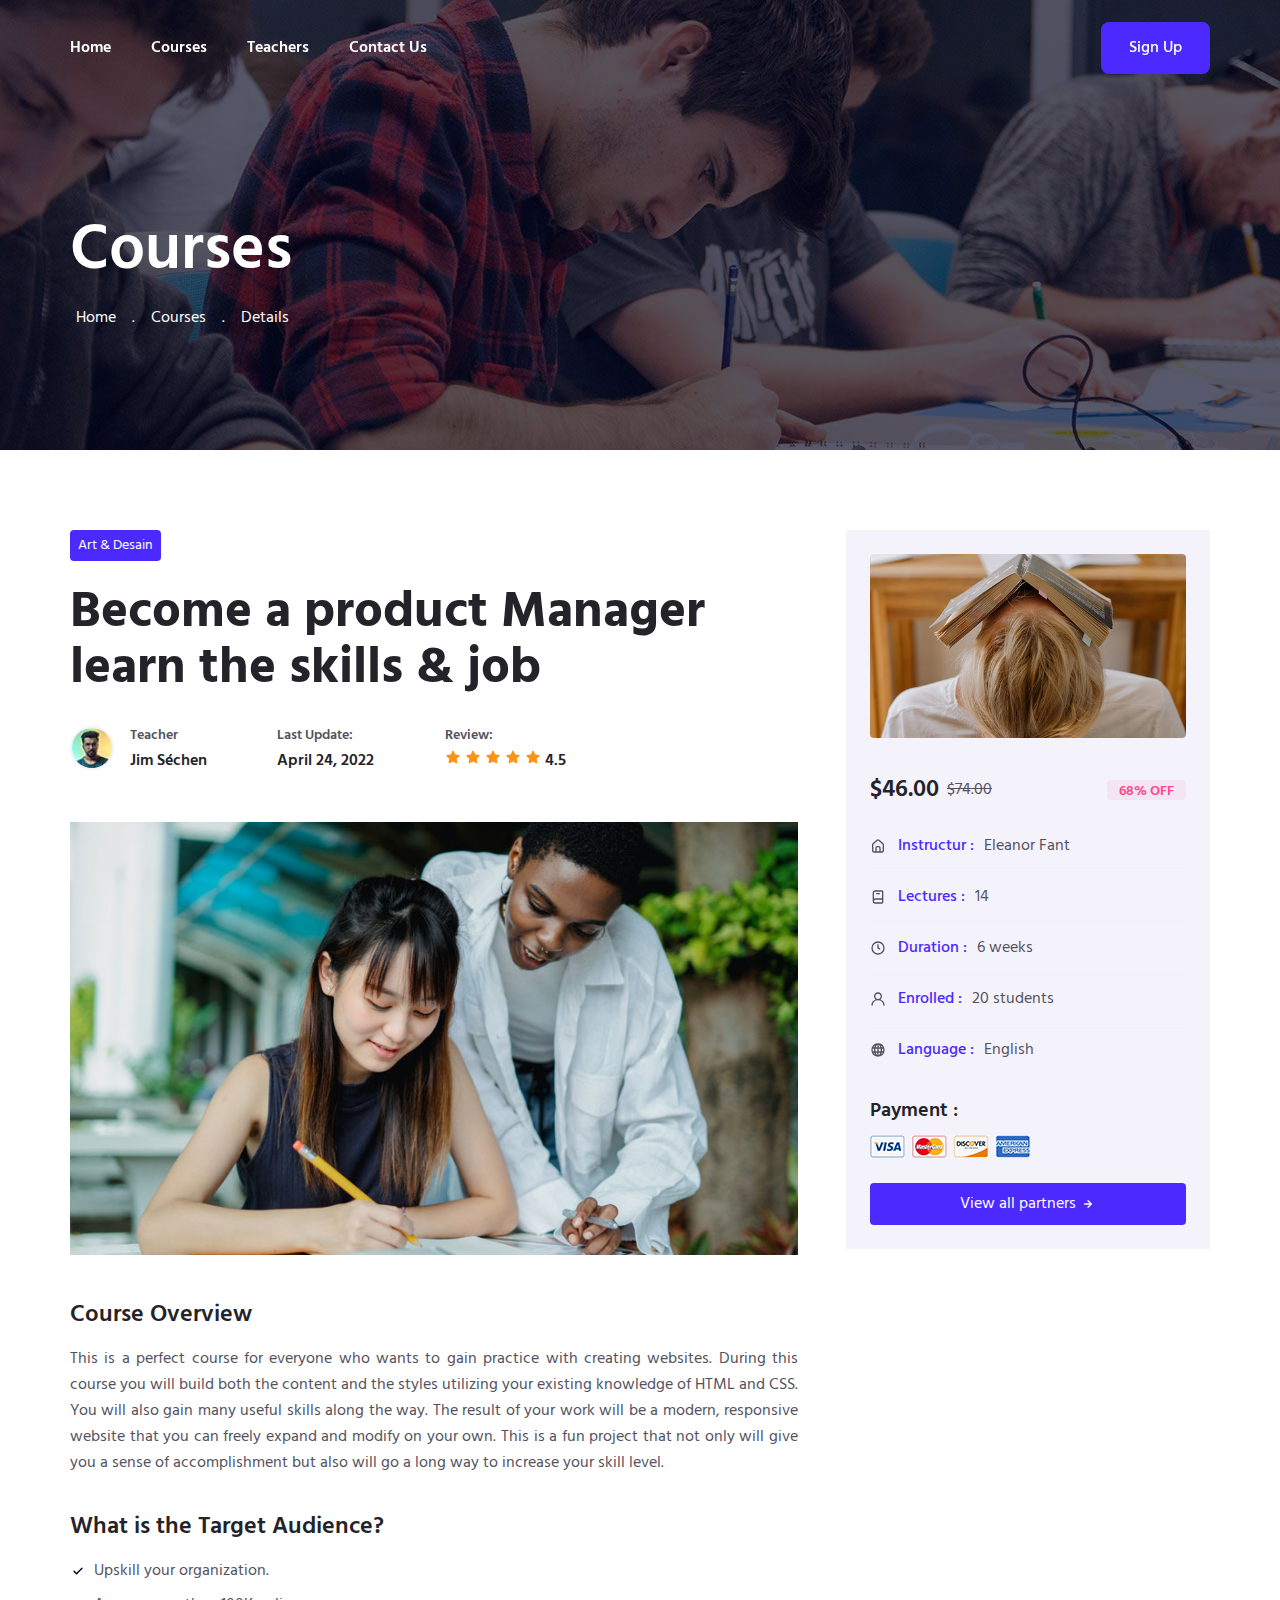
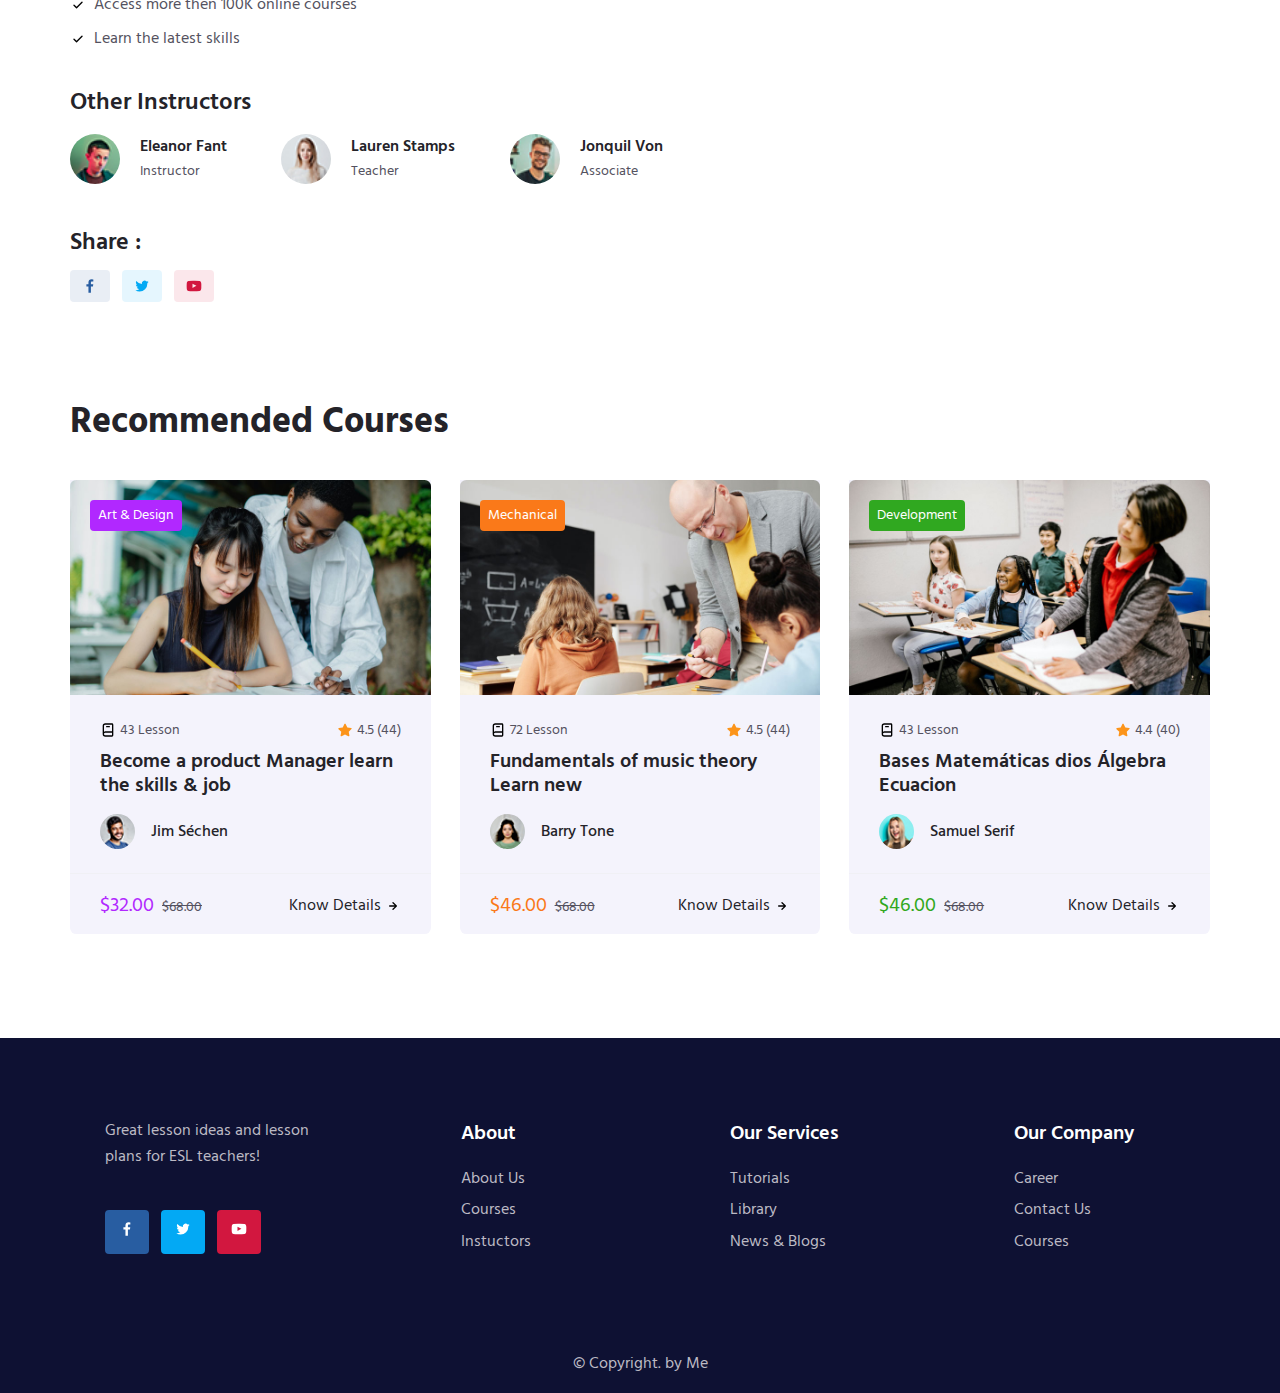
<file: course-details.html>
<!DOCTYPE html>
<html lang="en">
<head>
    <meta charset="UTF-8">
    <meta http-equiv="X-UA-Compatible" content="IE=edge">
    <meta name="viewport" content="width=device-width, initial-scale=1.0">

    <!--=============== CSS ===============-->
    <link rel="stylesheet" href="assets/Css/style.css">

    <title>Educational Website</title>
</head>
<body>
    <!--=============== HEADER ===============-->
    <header class="header" id="header">
		<nav class="nav container">

			<div class="nav__menu" id="nav-menu">
				<ul class="nav__list">
					<li class="nav-item">
						<a href="index.html" class="nav__link">Home</a>
					</li>

					<li class="nav-item">
						<a href="courses.html" class="nav__link">Courses</a>
					</li>

					<li class="nav-item">
						<a href="teachers.html" class="nav__link">Teachers</a>
					</li>

					<li class="nav-item">
						<a href="contact.html" class="nav__link">Contact Us</a>
					</li>
				</ul>

				<div class="nav__close" id="nav-close">
					<img src="assets/Img/times.svg" class="uil uil-times" alt="">
				</div>
			</div>

			<div class="nav__toggle" id="nav-toggle">
				<img src="assets/Img/apps.svg" class="uil uil-apps" alt="">
			</div>

			<a href="login.html" class="button button__header">Sign Up</a>
		</nav>
	</header>

    <!--=============== MAIN ===============-->
    <main class="main">
        <!--=============== PAGE TITLE ===============-->
        <section class="page__title-area">
            <div class="page__title-wrapper container">
                <h1 class="page__title">Courses</h1>

                <div class="breadcrumb">
                    <ul class="breadcrumb__list">
                        <li class="breadcrumb__item">
                            <a href="index.html" class="breadcrumb__link">Home</a>
                        </li>
                        <li class="breadcrumb__item">
                            <span class="breadcrumb__link">.</span>
                        </li>
                        <li class="breadcrumb__item">
                            <span class="breadcrumb__link">Courses</span>
                        </li>
                        <li class="breadcrumb__item">
                            <span class="breadcrumb__link">.</span>
                        </li>
                        <li class="breadcrumb__item">
                            <span class="breadcrumb__link">Details</span>
                        </li>
                    </ul>
                </div>
            </div>
        </section>

        <!--=============== COURSE DETAILS ===============-->
        <section class="course__details section">
            <div class="details__container grid container">
                <div class="details__group">
                    <div class="details__tag">Art & Desain</div>
                    <h3 class="details__title">Become a product Manager learn the skills & job</h3>
                    <div class="details__meta">
                        <div class="details__teacher">
                            <img src="assets/Img/course-teacher-9.jpg" alt="" class="details__teacher-img">

                            <div class="details__data">
                                <span class="details__subtitle">Teacher</span>
                                <h3 class="details__data-title">Jim Séchen</h3>
                            </div>
                        </div>
                        <div class="details__update">
                            <span class="details__subtitle">Last Update:</span>
                            <h3 class="details__data-title">April 24, 2022</h3>
                        </div>
                        <div class="details__rating">
                            <span class="details__subtitle">Review:</span>
                            <h3 class="details__data-title">
                                <img src="assets/Img/starr.svg" class="uis uis-star" alt="">
                                <img src="assets/Img/starr.svg" class="uis uis-star" alt="">
                                <img src="assets/Img/starr.svg" class="uis uis-star" alt="">
                                <img src="assets/Img/starr.svg" class="uis uis-star" alt="">
                                <img src="assets/Img/starr.svg" class="uis uis-star" alt="">
                                <span class="review">4.5</span>
                            </h3>
                        </div>
                    </div>
                    <img src="assets/Img/course-1.jpg" alt="" class="details__img">
                    <div class="course_description">
                        <h3 class="course__description-title">Course Overview</h3>
                        <p class="course__description-details">This is a perfect course for everyone who wants to gain practice with creating websites. During this course you will build both the content and the styles utilizing your existing knowledge of HTML and CSS. You will also gain many useful skills along the way. The result of your work will be a modern, responsive website that you can freely expand and modify on your own. This is a fun project that not only will give you a sense of accomplishment but also will go a long way to increase your skill level.</p>
                        <div class="description__list">
                            <h3 class="description__list-title">What is the Target Audience?</h3>
                            <div class="description__list-details">
                                <p class="description__list-data">
                                    <img src="assets/Img/check.svg" class="details__icon">
                                    Upskill your organization.
                                </p>
                                <p class="description__list-data">
                                    <img src="assets/Img/check.svg" class="details__icon">
                                    Access more then 100K online courses
                                </p>
                                <p class="description__list-data">
                                    <img src="assets/Img/check.svg" class="details__icon">
                                    Learn the latest skills
                                </p>
                            </div>
                        </div>
                        <h3 class="course__description-title">Other Instructors</h3>
                        <div class="instructors">
                            <div class="instructors__group">
                                <img src="assets/Img/student-2.jpg" alt="" class="instructor__img">
                                <div class="instructor__data">
                                    <h3 class="instructor__title">Eleanor Fant</h3>
                                    <p class="instructor__subtitle">Instructor</p>
                                </div>
                            </div>

                            <div class="instructors">
                                <div class="instructors__group">
                                    <img src="assets/Img/student-3.jpg" alt="" class="instructor__img">
                                    <div class="instructor__data">
                                        <h3 class="instructor__title">Lauren Stamps</h3>
                                        <p class="instructor__subtitle">Teacher</p>
                                    </div>
                                </div>
                            </div>

                            <div class="instructors">
                                <div class="instructors__group">
                                    <img src="assets/Img/student-4.jpg" alt="" class="instructor__img">
                                    <div class="instructor__data">
                                        <h3 class="instructor__title">Jonquil Von</h3>
                                        <p class="instructor__subtitle">Associate</p>
                                    </div>
                                </div>
                            </div>
                        </div>
                        <div class="course__share">
                            <h3 class="share__title">Share :</h3>

                            <div class="course__social">
                                <a href="https://www.facebook.com/" class="course__social-link">
                                    <svg xmlns="http://www.w3.org/2000/svg" width="1em" height="1em" preserveAspectRatio="xMidYMid meet" viewBox="0 0 24 24"><path fill="currentColor" d="M15.12 5.32H17V2.14A26.11 26.11 0 0 0 14.26 2c-2.72 0-4.58 1.66-4.58 4.7v2.62H6.61v3.56h3.07V22h3.68v-9.12h3.06l.46-3.56h-3.52V7.05c0-1.05.28-1.73 1.76-1.73Z"/></svg>
                                </a>
                                <a href="https://twitter.com/" class="course__social-link">
                                    <svg xmlns="http://www.w3.org/2000/svg" width="1em" height="1em" preserveAspectRatio="xMidYMid meet" viewBox="0 0 24 24"><path fill="currentColor" d="M22 5.8a8.49 8.49 0 0 1-2.36.64a4.13 4.13 0 0 0 1.81-2.27a8.21 8.21 0 0 1-2.61 1a4.1 4.1 0 0 0-7 3.74a11.64 11.64 0 0 1-8.45-4.29a4.16 4.16 0 0 0-.55 2.07a4.09 4.09 0 0 0 1.82 3.41a4.05 4.05 0 0 1-1.86-.51v.05a4.1 4.1 0 0 0 3.3 4a3.93 3.93 0 0 1-1.1.17a4.9 4.9 0 0 1-.77-.07a4.11 4.11 0 0 0 3.83 2.84A8.22 8.22 0 0 1 3 18.34a7.93 7.93 0 0 1-1-.06a11.57 11.57 0 0 0 6.29 1.85A11.59 11.59 0 0 0 20 8.45v-.53a8.43 8.43 0 0 0 2-2.12Z"/></svg>
                                </a>
                                <a href="https://www.youtube.com/" class="course__social-link">
                                   <svg xmlns="http://www.w3.org/2000/svg" width="1em" height="1em" preserveAspectRatio="xMidYMid meet" viewBox="0 0 24 24"><path fill="currentColor" d="M23 9.71a8.5 8.5 0 0 0-.91-4.13a2.92 2.92 0 0 0-1.72-1A78.36 78.36 0 0 0 12 4.27a78.45 78.45 0 0 0-8.34.3a2.87 2.87 0 0 0-1.46.74c-.9.83-1 2.25-1.1 3.45a48.29 48.29 0 0 0 0 6.48a9.55 9.55 0 0 0 .3 2a3.14 3.14 0 0 0 .71 1.36a2.86 2.86 0 0 0 1.49.78a45.18 45.18 0 0 0 6.5.33c3.5.05 6.57 0 10.2-.28a2.88 2.88 0 0 0 1.53-.78a2.49 2.49 0 0 0 .61-1a10.58 10.58 0 0 0 .52-3.4c.04-.56.04-3.94.04-4.54ZM9.74 14.85V8.66l5.92 3.11c-1.66.92-3.85 1.96-5.92 3.08Z"/></svg>
                                </a>
                            </div>
                        </div>
                    </div>                   
                </div>
                <div class="course__video">
                    <img src="assets/Img/course-video.jpg" alt="" class="course__video-thumb">
                    <div class="course__video-meta">
                        <div class="course__video-price">
                            <span class="new__price">$46.00</span>
                            <span class="old__price">$74.00</span>
                        </div>
                        <div class="course__video-discount">68% OFF</div>
                    </div>
                    <div class="course__video-content">
                        <div class="course__video-group">
                            <svg xmlns="http://www.w3.org/2000/svg" width="1em" height="1em" preserveAspectRatio="xMidYMid meet" viewBox="0 0 24 24" class="course-video-icon"><path fill="currentColor" d="m20 8l-6-5.26a3 3 0 0 0-4 0L4 8a3 3 0 0 0-1 2.26V19a3 3 0 0 0 3 3h12a3 3 0 0 0 3-3v-8.75A3 3 0 0 0 20 8Zm-6 12h-4v-5a1 1 0 0 1 1-1h2a1 1 0 0 1 1 1Zm5-1a1 1 0 0 1-1 1h-2v-5a3 3 0 0 0-3-3h-2a3 3 0 0 0-3 3v5H6a1 1 0 0 1-1-1v-8.75a1 1 0 0 1 .34-.75l6-5.25a1 1 0 0 1 1.32 0l6 5.25a1 1 0 0 1 .34.75Z"/></svg>
                            <h3 class="course__video-info"><span>Instructur :</span> Eleanor Fant</h3>
                        </div>
                        <div class="course__video-group">
                            <svg xmlns="http://www.w3.org/2000/svg" width="1em" height="1em" preserveAspectRatio="xMidYMid meet" viewBox="0 0 24 24" class="course-video-icon"><path fill="currentColor" d="M18 2H8a4 4 0 0 0-4 4v12a4 4 0 0 0 4 4h10a2 2 0 0 0 2-2V4a2 2 0 0 0-2-2ZM6 6a2 2 0 0 1 2-2h10v10H8a3.91 3.91 0 0 0-2 .56Zm2 14a2 2 0 0 1 0-4h10v4Zm2-12h4a1 1 0 0 0 0-2h-4a1 1 0 0 0 0 2Z"/></svg>
                            <h3 class="course__video-info"><span>Lectures :</span> 14</h3>
                        </div>
                        <div class="course__video-group">
                            <svg xmlns="http://www.w3.org/2000/svg" width="1em" height="1em" preserveAspectRatio="xMidYMid meet" viewBox="0 0 24 24" class="course-video-icon"><path fill="currentColor" d="M15.098 12.634L13 11.423V7a1 1 0 0 0-2 0v5a1 1 0 0 0 .5.866l2.598 1.5a1 1 0 1 0 1-1.732ZM12 2a10 10 0 1 0 10 10A10.011 10.011 0 0 0 12 2Zm0 18a8 8 0 1 1 8-8a8.01 8.01 0 0 1-8 8Z"/></svg>
                            <h3 class="course__video-info"><span>Duration :</span> 6 weeks</h3>
                        </div>
                        <div class="course__video-group">
                           <svg xmlns="http://www.w3.org/2000/svg" width="1em" height="1em" preserveAspectRatio="xMidYMid meet" viewBox="0 0 24 24" class="course-video-icon"><path fill="currentColor" d="M15.71 12.71a6 6 0 1 0-7.42 0a10 10 0 0 0-6.22 8.18a1 1 0 0 0 2 .22a8 8 0 0 1 15.9 0a1 1 0 0 0 1 .89h.11a1 1 0 0 0 .88-1.1a10 10 0 0 0-6.25-8.19ZM12 12a4 4 0 1 1 4-4a4 4 0 0 1-4 4Z"/></svg>
                           <h3 class="course__video-info"><span>Enrolled  :</span> 20 students</h3>
                        </div>
                        <div class="course__video-group">
                            <svg xmlns="http://www.w3.org/2000/svg" width="1em" height="1em" preserveAspectRatio="xMidYMid meet" viewBox="0 0 24 24" class="course-video-icon"><path fill="currentColor" d="M21.41 8.64v-.05a10 10 0 0 0-18.78 0s0 0 0 .05a9.86 9.86 0 0 0 0 6.72v.05a10 10 0 0 0 18.78 0s0 0 0-.05a9.86 9.86 0 0 0 0-6.72ZM4.26 14a7.82 7.82 0 0 1 0-4h1.86a16.73 16.73 0 0 0 0 4Zm.82 2h1.4a12.15 12.15 0 0 0 1 2.57A8 8 0 0 1 5.08 16Zm1.4-8h-1.4a8 8 0 0 1 2.37-2.57A12.15 12.15 0 0 0 6.48 8ZM11 19.7A6.34 6.34 0 0 1 8.57 16H11Zm0-5.7H8.14a14.36 14.36 0 0 1 0-4H11Zm0-6H8.57A6.34 6.34 0 0 1 11 4.3Zm7.92 0h-1.4a12.15 12.15 0 0 0-1-2.57A8 8 0 0 1 18.92 8ZM13 4.3A6.34 6.34 0 0 1 15.43 8H13Zm0 15.4V16h2.43A6.34 6.34 0 0 1 13 19.7Zm2.86-5.7H13v-4h2.86a14.36 14.36 0 0 1 0 4Zm.69 4.57a12.15 12.15 0 0 0 1-2.57h1.4a8 8 0 0 1-2.4 2.57ZM19.74 14h-1.86a16.16 16.16 0 0 0 .12-2a16.28 16.28 0 0 0-.12-2h1.86a7.82 7.82 0 0 1 0 4Z"/></svg>
                            <h3 class="course__video-info"><span>Language :</span> English</h3>
                        </div>
                    </div>
                    <div class="course__payment">
                        <h3 class="course__payment-title">Payment :</h3>
                        <img src="assets/Img/payment-1.png" alt="" class="course__payment-img">
                    </div>
                    <span class="course__enroll-button">
                        View all partners <svg xmlns="http://www.w3.org/2000/svg" width="1em" height="1em" preserveAspectRatio="xMidYMid meet" viewBox="0 0 24 24" class="uil uil-arrow-right course__enroll-icon"><path fill="white" d="M17.92 11.62a1 1 0 0 0-.21-.33l-5-5a1 1 0 0 0-1.42 1.42l3.3 3.29H7a1 1 0 0 0 0 2h7.59l-3.3 3.29a1 1 0 0 0 0 1.42a1 1 0 0 0 1.42 0l5-5a1 1 0 0 0 .21-.33a1 1 0 0 0 0-.76Z"/></svg>
                    </span>
                </div>
            </div>
        </section>

        <!-- courses -->
		<section class="courses section container" id="courses">
			<h2 class="section__title recommended_courses">Recommended Courses</h2>

			<div class="courses__container grid container">
				<div class="course__item">
					<div class="course__box">
						<img src="assets/Img/course-1.jpg" alt="" class="course__img">
						<div class="course__tag">Art & Design</div>
					</div>
					<div class="course__content">
						<div class="course__meta">
							<div class="course__lesson">
								<img src="assets/Img/book-alt.svg" class="uil uil-book-alt" alt=""> 43 Lesson
							</div>

							<div class="course__rating">
								<img src="assets/Img/starr.svg" class="uis uis-star" alt=""></i>4.5 (44)
							</div>
						</div><h3 class="course__title">Become a product Manager learn the skills & job</h3>
						<div class="course__teacher">
							<img src="assets/Img/course-teacher-1.jpg" alt="" class="course__teacher-img">
							<h3 class="course__teacher-title">Jim Séchen</h3>
						</div>
					</div>

					<div class="course__more">
						<div class="course__prices">
							<span class="course__discount">$32.00</span>
							<span class="course__price">$68.00</span>
						</div>

						<span class="course__button">
							Know Details <img src="assets/Img/arrow-right.svg" class="uil uil-arrow-right" alt="">
						</span>
					</div>
				</div>

				<div class="course__item">
					<div class="course__box">
						<img src="assets/Img/course-2.jpg" alt="" class="course__img">
						<div class="course__tag">Mechanical</div>
					</div>
					<div class="course__content">
						<div class="course__meta">
							<div class="course__lesson">
								<img src="assets/Img/book-alt.svg" class="uil uil-book-alt" alt=""> 72 Lesson
							</div>

							<div class="course__rating">
								<img src="assets/Img/starr.svg" class="uis uis-star" alt="">4.5 (44)
							</div>
						</div><h3 class="course__title">Fundamentals of music theory Learn new</h3>
						<div class="course__teacher">
							<img src="assets/Img/course-teacher-2.jpg" alt="" class="course__teacher-img">
							<h3 class="course__teacher-title">Barry Tone</h3>
						</div>
					</div>

					<div class="course__more">
						<div class="course__prices">
							<span class="course__discount">$46.00</span>
							<span class="course__price">$68.00</span>
						</div>

						<span class="course__button">
							Know Details <img src="assets/Img/arrow-right.svg" class="uil uil-arrow-right" alt="">
						</span>
					</div>
				</div>

				<div class="course__item">
					<div class="course__box">
						<img src="assets/Img/course-3.jpg" alt="" class="course__img">
						<div class="course__tag">Development</div>
					</div>
					<div class="course__content">
						<div class="course__meta">
							<div class="course__lesson">
								<img src="assets/Img/book-alt.svg" class="uil uil-book-alt" alt=""> 43 Lesson
							</div>

							<div class="course__rating">
								<img src="assets/Img/starr.svg" class="uis uis-star" alt="">4.4 (40)
							</div>
						</div><h3 class="course__title">Bases Matemáticas dios Álgebra Ecuacion</h3>
						<div class="course__teacher">
							<img src="assets/Img/course-teacher-3.jpg" alt="" class="course__teacher-img">
							<h3 class="course__teacher-title">Samuel Serif</h3>
						</div>
					</div>

					<div class="course__more">
						<div class="course__prices">
							<span class="course__discount">$46.00</span>
							<span class="course__price">$68.00</span>
						</div>

						<span class="course__button">
							Know Details <img src="assets/Img/arrow-right.svg" class="uil uil-arrow-right" alt="">
						</span>
					</div>
				</div>
			</div>
		</section>
    </main>

    <!--=============== FOOTER ===============-->
    <footer class="footer section">
        <div class="footer__container grid container">
            <div class="footer__content">
                <p class="footer__description">Great lesson ideas and lesson <br> plans for ESL teachers!</p>
                <div class="footer__social">
                    <a href="https://www.facebook.com/" class="footer__social-link">
                        <svg xmlns="http://www.w3.org/2000/svg" width="1em" height="1em" preserveAspectRatio="xMidYMid meet" viewBox="0 0 24 24"><path fill="currentColor" d="M15.12 5.32H17V2.14A26.11 26.11 0 0 0 14.26 2c-2.72 0-4.58 1.66-4.58 4.7v2.62H6.61v3.56h3.07V22h3.68v-9.12h3.06l.46-3.56h-3.52V7.05c0-1.05.28-1.73 1.76-1.73Z"/></svg>
                    </a>
                    <a href="https://twitter.com/" class="footer__social-link">
                        <svg xmlns="http://www.w3.org/2000/svg" width="1em" height="1em" preserveAspectRatio="xMidYMid meet" viewBox="0 0 24 24"><path fill="currentColor" d="M22 5.8a8.49 8.49 0 0 1-2.36.64a4.13 4.13 0 0 0 1.81-2.27a8.21 8.21 0 0 1-2.61 1a4.1 4.1 0 0 0-7 3.74a11.64 11.64 0 0 1-8.45-4.29a4.16 4.16 0 0 0-.55 2.07a4.09 4.09 0 0 0 1.82 3.41a4.05 4.05 0 0 1-1.86-.51v.05a4.1 4.1 0 0 0 3.3 4a3.93 3.93 0 0 1-1.1.17a4.9 4.9 0 0 1-.77-.07a4.11 4.11 0 0 0 3.83 2.84A8.22 8.22 0 0 1 3 18.34a7.93 7.93 0 0 1-1-.06a11.57 11.57 0 0 0 6.29 1.85A11.59 11.59 0 0 0 20 8.45v-.53a8.43 8.43 0 0 0 2-2.12Z"/></svg>
                    </a>
                    <a href="https://www.youtube.com/" class="footer__social-link">
                        <svg xmlns="http://www.w3.org/2000/svg" width="1em" height="1em" preserveAspectRatio="xMidYMid meet" viewBox="0 0 24 24"><path fill="currentColor" d="M23 9.71a8.5 8.5 0 0 0-.91-4.13a2.92 2.92 0 0 0-1.72-1A78.36 78.36 0 0 0 12 4.27a78.45 78.45 0 0 0-8.34.3a2.87 2.87 0 0 0-1.46.74c-.9.83-1 2.25-1.1 3.45a48.29 48.29 0 0 0 0 6.48a9.55 9.55 0 0 0 .3 2a3.14 3.14 0 0 0 .71 1.36a2.86 2.86 0 0 0 1.49.78a45.18 45.18 0 0 0 6.5.33c3.5.05 6.57 0 10.2-.28a2.88 2.88 0 0 0 1.53-.78a2.49 2.49 0 0 0 .61-1a10.58 10.58 0 0 0 .52-3.4c.04-.56.04-3.94.04-4.54ZM9.74 14.85V8.66l5.92 3.11c-1.66.92-3.85 1.96-5.92 3.08Z"/></svg>
                    </a>
                </div>
            </div>

            <div class="footer__content">
                <h3 class="footer__title">About</h3>

                <ul class="footer__links">
                    <li><a href="#" class="footer__link">About Us</a></li>
                    <li><a href="#" class="footer__link">Courses</a></li>
                    <li><a href="#" class="footer__link">Instuctors</a></li>
                </ul>
            </div>

            <div class="footer__content">
                <h3 class="footer__title">Our Services</h3>

                <ul class="footer__links">
                    <li><a href="#" class="footer__link">Tutorials</a></li>
                    <li><a href="#" class="footer__link">Library</a></li>
                    <li><a href="#" class="footer__link">News & Blogs</a></li>
                </ul>
            </div>

            <div class="footer__content">
                <h3 class="footer__title">Our Company</h3>

                <ul class="footer__links">
                    <li><a href="#" class="footer__link">Career</a></li>
                    <li><a href="#" class="footer__link">Contact Us</a></li>
                    <li><a href="#" class="footer__link">Courses</a></li>
                </ul>
            </div>
        </div>

        <span class="footer__copy">&#169; Copyright. by Me</span>
    </footer>

    <!--=============== JS ===============-->
    <script src="assets/Js/main.js"></script>
</body>
</html>
</file>
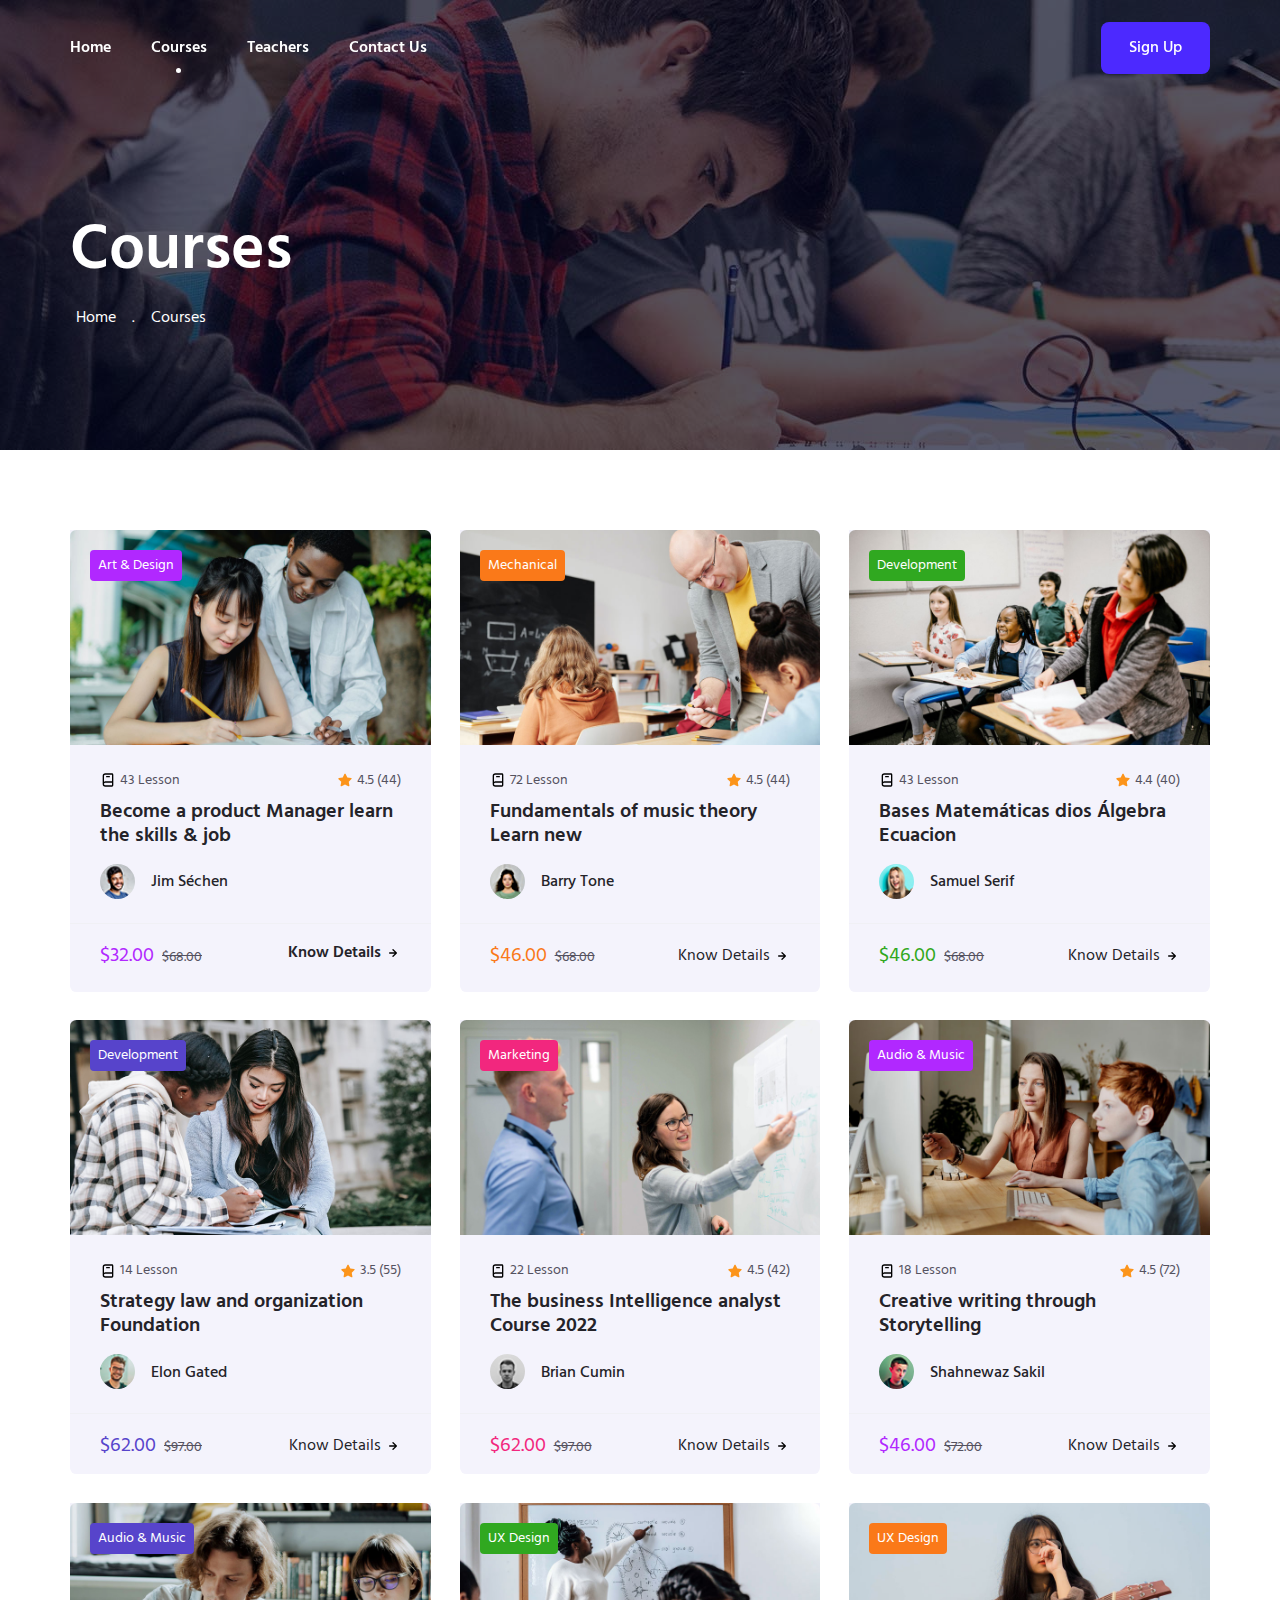
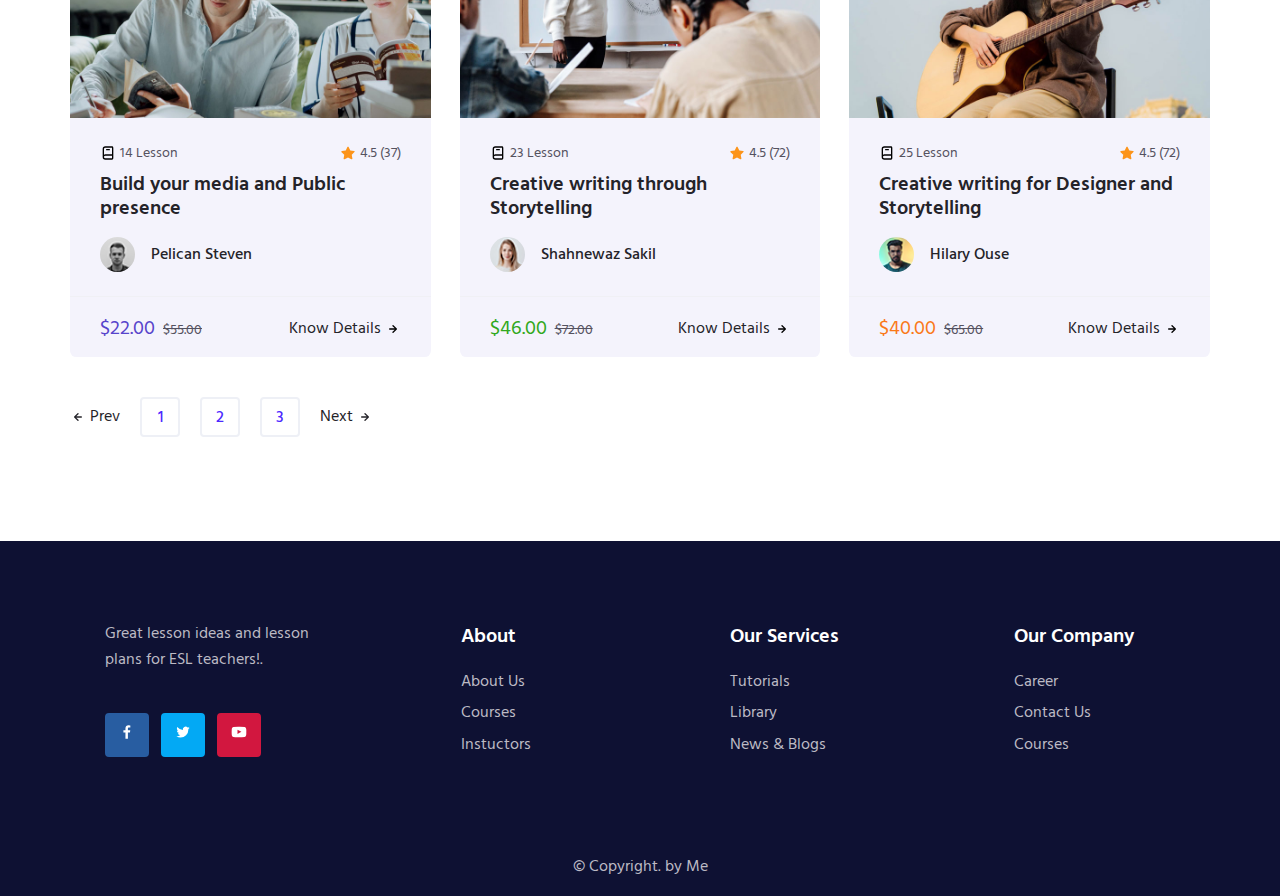
<file: courses.html>
<!DOCTYPE html>
<html lang="en">
<head>
    <meta charset="UTF-8">
    <meta http-equiv="X-UA-Compatible" content="IE=edge">
    <meta name="viewport" content="width=device-width, initial-scale=1.0">

    <!--=============== CSS ===============-->
    <link rel="stylesheet" href="assets/Css/style.css">

    <title>Educational Website</title>
</head>
<body>
    <!--=============== HEADER ===============-->
    <header class="header" id="header">
		<nav class="nav container">

			<div class="nav__menu" id="nav-menu">
				<ul class="nav__list">
					<li class="nav-item">
						<a href="index.html" class="nav__link">Home</a>
					</li>

					<li class="nav-item">
						<a href="courses.html" class="nav__link active-link">Courses</a>
					</li>

					<li class="nav-item">
						<a href="teachers.html" class="nav__link">Teachers</a>
					</li>

					<li class="nav-item">
						<a href="contact.html" class="nav__link">Contact Us</a>
					</li>
				</ul>

				<div class="nav__close" id="nav-close">
						<img src="assets/Img/times.svg" class="uil uil-times" alt="">
					</div>
				</div>
				<div class="nav__toggle" id="nav-toggle">
					<img src="assets/Img/apps.svg" class="uil uil-apps" alt="">
				</div>

			<a href="login.html" class="button button__header">Sign Up</a>
		</nav>
	</header>

    <!--=============== MAIN ===============-->
    <main class="main">
        <!--=============== PAGE TITLE ===============-->
        <section class="page__title-area">
            <div class="page__title-wrapper container">
                <h1 class="page__title">Courses</h1>

                <div class="breadcrumb">
                    <ul class="breadcrumb__list">
                        <li class="breadcrumb__item">
                            <a href="index.html" class="breadcrumb__link">Home</a>
                        </li>
                        <li class="breadcrumb__item">
                            <span class="breadcrumb__link">.</span>
                        </li>
                        <li class="breadcrumb__item">
                            <span class="breadcrumb__link">Courses</span>
                        </li>
                    </ul>
                </div>
            </div>
        </section>

        <!--=============== COURSES ===============-->
        <section class="courses section container">
            <div class="courses__container grid container">
				<div class="course__item">
					<div class="course__box">
						<img src="assets/Img/course-1.jpg" alt="" class="course__img">
						<div class="course__tag">Art & Design</div>
					</div>
					<div class="course__content">
						<div class="course__meta">
							<div class="course__lesson">
								<img src="assets/Img/book-alt.svg" class="uil uil-book-alt" alt=""> 43 Lesson
							</div>

							<div class="course__rating">
								<img src="assets/Img/starr.svg" class="uis uis-star" alt=""></i>4.5 (44)
							</div>

						</div><h3 class="course__title"><a href="course-details.html">Become a product Manager learn the skills & job</a></h3>
						<div class="course__teacher">
							<img src="assets/Img/course-teacher-1.jpg" alt="" class="course__teacher-img">
							<h3 class="course__teacher-title">Jim Séchen</h3>
						</div>
					</div>

					<div class="course__more">
						<div class="course__prices">
							<span class="course__discount">$32.00</span>
							<span class="course__price">$68.00</span>
						</div><h3 class="course__title">

						<span class="course__button">
							Know Details <img src="assets/Img/arrow-right.svg" class="uil uil-arrow-right" alt="">
						</span>
					</div>
				</div>

				<div class="course__item">
					<div class="course__box">
						<img src="assets/Img/course-2.jpg" alt="" class="course__img">
						<div class="course__tag">Mechanical</div>
					</div>
					<div class="course__content">
						<div class="course__meta">
							<div class="course__lesson">
								<img src="assets/Img/book-alt.svg" class="uil uil-book-alt" alt=""> 72 Lesson
							</div>

							<div class="course__rating">
								<img src="assets/Img/starr.svg" class="uis uis-star" alt="">4.5 (44)
							</div>

						</div><h3 class="course__title"><a href="course-details-1.html">Fundamentals of music theory Learn new</a></h3>
						<div class="course__teacher">
							<img src="assets/Img/course-teacher-2.jpg" alt="" class="course__teacher-img">
							<h3 class="course__teacher-title">Barry Tone</h3>
						</div>
					</div>

					<div class="course__more">
						<div class="course__prices">
							<span class="course__discount">$46.00</span>
							<span class="course__price">$68.00</span>
						</div>

						<span class="course__button">
							Know Details <img src="assets/Img/arrow-right.svg" class="uil uil-arrow-right" alt="">
						</span>
					</div>
				</div>

				<div class="course__item">
					<div class="course__box">
						<img src="assets/Img/course-3.jpg" alt="" class="course__img">
						<div class="course__tag">Development</div>
					</div>
					<div class="course__content">
						<div class="course__meta">
							<div class="course__lesson">
								<img src="assets/Img/book-alt.svg" class="uil uil-book-alt" alt=""> 43 Lesson
							</div>

							<div class="course__rating">
								<img src="assets/Img/starr.svg" class="uis uis-star" alt="">4.4 (40)
							</div>

						</div><h3 class="course__title"><a href="course-details-2.html">Bases Matemáticas dios Álgebra Ecuacion</a></h3>
						<div class="course__teacher">
							<img src="assets/Img/course-teacher-3.jpg" alt="" class="course__teacher-img">
							<h3 class="course__teacher-title">Samuel Serif</h3>
						</div>
					</div>

					<div class="course__more">
						<div class="course__prices">
							<span class="course__discount">$46.00</span>
							<span class="course__price">$68.00</span>
						</div>

						<span class="course__button">
							Know Details <img src="assets/Img/arrow-right.svg" class="uil uil-arrow-right" alt="">
						</span>
					</div>
				</div>

				<div class="course__item">
					<div class="course__box">
						<img src="assets/Img/course-4.jpg" alt="" class="course__img">
						<div class="course__tag">Development</div>
					</div>
					<div class="course__content">
						<div class="course__meta">
							<div class="course__lesson">
								<img src="assets/Img/book-alt.svg" class="uil uil-book-alt" alt=""> 14 Lesson
							</div>

							<div class="course__rating">
								<img src="assets/Img/starr.svg" class="uis uis-star" alt="">3.5 (55)
							</div>
						</div><h3 class="course__title"><a href="course-details-3.html">Strategy law and organization Foundation</a></h3>
						<div class="course__teacher">
							<img src="assets/Img/course-teacher-4.jpg" alt="" class="course__teacher-img">
							<h3 class="course__teacher-title">Elon Gated</h3>
						</div>
					</div>

					<div class="course__more">
						<div class="course__prices">
							<span class="course__discount">$62.00</span>
							<span class="course__price">$97.00</span>
						</div>

						<span class="course__button">
							Know Details <img src="assets/Img/arrow-right.svg" class="uil uil-arrow-right" alt="">
						</span>
					</div>
				</div>

				<div class="course__item">
					<div class="course__box">
						<img src="assets/Img/course-5.jpg" alt="" class="course__img">
						<div class="course__tag">Marketing</div>
					</div>
					<div class="course__content">
						<div class="course__meta">
							<div class="course__lesson">
								<img src="assets/Img/book-alt.svg" class="uil uil-book-alt" alt=""> 22 Lesson
							</div>

							<div class="course__rating">
								<img src="assets/Img/starr.svg" class="uis uis-star" alt="">4.5 (42)
							</div>
						</div><h3 class="course__title"><a href="course-details-4.html">The business Intelligence analyst Course 2022</a></h3>
						<div class="course__teacher">
							<img src="assets/Img/course-teacher-5.jpg" alt="" class="course__teacher-img">
							<h3 class="course__teacher-title">Brian Cumin</h3>
						</div>
					</div>

					<div class="course__more">
						<div class="course__prices">
							<span class="course__discount">$62.00</span>
							<span class="course__price">$97.00</span>
						</div>

						<span class="course__button">
							Know Details <img src="assets/Img/arrow-right.svg" class="uil uil-arrow-right" alt="">
						</span>
					</div>
				</div>

				<div class="course__item">
					<div class="course__box">
						<img src="assets/Img/course-6.jpg" alt="" class="course__img">
						<div class="course__tag">Audio & Music</div>
					</div>
					<div class="course__content">
						<div class="course__meta">
							<div class="course__lesson">
								<img src="assets/Img/book-alt.svg" class="uil uil-book-alt" alt=""> 18 Lesson
							</div>

							<div class="course__rating">
								<img src="assets/Img/starr.svg" class="uis uis-star" alt="">4.5 (72)
							</div>
						</div><h3 class="course__title"><a href="course-details-5.html">Creative writing through Storytelling</a></h3>
						<div class="course__teacher">
							<img src="assets/Img/course-teacher-6.jpg" alt="" class="course__teacher-img">
							<h3 class="course__teacher-title">Shahnewaz Sakil</h3>
						</div>
					</div>

					<div class="course__more">
						<div class="course__prices">
							<span class="course__discount">$46.00</span>
							<span class="course__price">$72.00</span>
						</div>

						<span class="course__button">
							Know Details <img src="assets/Img/arrow-right.svg" class="uil uil-arrow-right" alt="">
						</span>
					</div>
				</div>

                <div class="course__item">
					<div class="course__box">
						<img src="assets/Img/course-7.jpg" alt="" class="course__img">
						<div class="course__tag">Audio & Music</div>
					</div>
					<div class="course__content">
						<div class="course__meta">
							<div class="course__lesson">
								<img src="assets/Img/book-alt.svg" class="uil uil-book-alt" alt=""> 14 Lesson
							</div>

							<div class="course__rating">
								<img src="assets/Img/starr.svg" class="uis uis-star" alt="">4.5 (37)
							</div>
						</div><h3 class="course__title"><a href="course-details-6.html">Build your media and Public presence</a></h3>
						<div class="course__teacher">
							<img src="assets/Img/course-teacher-5.jpg" alt="" class="course__teacher-img">
							<h3 class="course__teacher-title">Pelican Steven</h3>
						</div>
					</div>

					<div class="course__more">
						<div class="course__prices">
							<span class="course__discount">$22.00</span>
							<span class="course__price">$55.00</span>
						</div>

						<span class="course__button">
							Know Details <img src="assets/Img/arrow-right.svg" class="uil uil-arrow-right" alt="">
						</span>
					</div>
				</div>

				<div class="course__item">
					<div class="course__box">
						<img src="assets/Img/course-8.jpg" alt="" class="course__img">
						<div class="course__tag">UX Design</div>
					</div>
					<div class="course__content">
						<div class="course__meta">
							<div class="course__lesson">
								<img src="assets/Img/book-alt.svg" class="uil uil-book-alt" alt=""> 23 Lesson
							</div>

							<div class="course__rating">
								<img src="assets/Img/starr.svg" class="uis uis-star" alt="">4.5 (72)
							</div>
						</div><h3 class="course__title"><a href="course-details-7.html">Creative writing through Storytelling</a></h3>
						<div class="course__teacher">
							<img src="assets/Img/course-teacher-8.jpg" alt="" class="course__teacher-img">
							<h3 class="course__teacher-title">Shahnewaz Sakil</h3>
						</div>
					</div>

					<div class="course__more">
						<div class="course__prices">
							<span class="course__discount">$46.00</span>
							<span class="course__price">$72.00</span>
						</div>

						<span class="course__button">
							Know Details <img src="assets/Img/arrow-right.svg" class="uil uil-arrow-right" alt="">
						</span>
					</div>
				</div>

				<div class="course__item">
					<div class="course__box">
						<img src="assets/Img/course-9.jpg" alt="" class="course__img">
						<div class="course__tag">UX Design</div>
					</div>
					<div class="course__content">
						<div class="course__meta">
							<div class="course__lesson">
								<img src="assets/Img/book-alt.svg" class="uil uil-book-alt" alt=""> 25 Lesson
							</div>

							<div class="course__rating">
								<img src="assets/Img/starr.svg" class="uis uis-star" alt="">4.5 (72)
							</div>
						</div><h3 class="course__title"><a href="course-details-8.html">Creative writing for Designer and Storytelling</a></h3>
						<div class="course__teacher">
							<img src="assets/Img/course-teacher-9.jpg" alt="" class="course__teacher-img">
							<h3 class="course__teacher-title">Hilary Ouse</h3>
						</div>
					</div>

					<div class="course__more">
						<div class="course__prices">
							<span class="course__discount">$40.00</span>
							<span class="course__price">$65.00</span>
						</div>

						<span class="course__button">
							Know Details <img src="assets/Img/arrow-right.svg" class="uil uil-arrow-right" alt="">
						</span>
					</div>
				</div>
			</div>

            <div class="pagination">
                <span class="pagination__prev-button"> <svg xmlns="http://www.w3.org/2000/svg" width="1em" height="1em" preserveAspectRatio="xMidYMid meet" viewBox="0 0 24 24" class="uil uil-arrow-left pagination__button-icon"><path fill="currentColor" d="M17 11H9.41l3.3-3.29a1 1 0 1 0-1.42-1.42l-5 5a1 1 0 0 0-.21.33a1 1 0 0 0 0 .76a1 1 0 0 0 .21.33l5 5a1 1 0 0 0 1.42 0a1 1 0 0 0 0-1.42L9.41 13H17a1 1 0 0 0 0-2Z"/></svg>Prev </span>
                <span class="pagination__button">1</span>
                <span class="pagination__button">2</span>
                <span class="pagination__button">3</span>
                <span class="pagination__prev-button">Next <svg xmlns="http://www.w3.org/2000/svg" width="1em" height="1em" preserveAspectRatio="xMidYMid meet" viewBox="0 0 24 24" class="uil uil-arrow-left pagination__button-icon"><path fill="currentColor" d="M17.92 11.62a1 1 0 0 0-.21-.33l-5-5a1 1 0 0 0-1.42 1.42l3.3 3.29H7a1 1 0 0 0 0 2h7.59l-3.3 3.29a1 1 0 0 0 0 1.42a1 1 0 0 0 1.42 0l5-5a1 1 0 0 0 .21-.33a1 1 0 0 0 0-.76Z"/></svg></span>
            </div>
        </section>
    </main>

    <!--=============== FOOTER ===============-->
    <footer class="footer section">
		<div class="footer__container grid container">
			<div class="footer__content">
				<p class="footer__description">Great lesson ideas and lesson <br> plans for ESL teachers!.</p>
				<div class="footer__social">
					<a href="https://www.facebook.com/" class="footer__social-link">
						<svg xmlns="http://www.w3.org/2000/svg" width="1em" height="1em" preserveAspectRatio="xMidYMid meet" viewBox="0 0 24 24"><path fill="currentColor" d="M15.12 5.32H17V2.14A26.11 26.11 0 0 0 14.26 2c-2.72 0-4.58 1.66-4.58 4.7v2.62H6.61v3.56h3.07V22h3.68v-9.12h3.06l.46-3.56h-3.52V7.05c0-1.05.28-1.73 1.76-1.73Z"/></svg>
					</a>
					<a href="https://twitter.com/" class="footer__social-link">
						<svg xmlns="http://www.w3.org/2000/svg" width="1em" height="1em" preserveAspectRatio="xMidYMid meet" viewBox="0 0 24 24"><path fill="currentColor" d="M22 5.8a8.49 8.49 0 0 1-2.36.64a4.13 4.13 0 0 0 1.81-2.27a8.21 8.21 0 0 1-2.61 1a4.1 4.1 0 0 0-7 3.74a11.64 11.64 0 0 1-8.45-4.29a4.16 4.16 0 0 0-.55 2.07a4.09 4.09 0 0 0 1.82 3.41a4.05 4.05 0 0 1-1.86-.51v.05a4.1 4.1 0 0 0 3.3 4a3.93 3.93 0 0 1-1.1.17a4.9 4.9 0 0 1-.77-.07a4.11 4.11 0 0 0 3.83 2.84A8.22 8.22 0 0 1 3 18.34a7.93 7.93 0 0 1-1-.06a11.57 11.57 0 0 0 6.29 1.85A11.59 11.59 0 0 0 20 8.45v-.53a8.43 8.43 0 0 0 2-2.12Z"/></svg>
					</a>
					<a href="https://www.youtube.com/" class="footer__social-link">
						<svg xmlns="http://www.w3.org/2000/svg" width="1em" height="1em" preserveAspectRatio="xMidYMid meet" viewBox="0 0 24 24"><path fill="currentColor" d="M23 9.71a8.5 8.5 0 0 0-.91-4.13a2.92 2.92 0 0 0-1.72-1A78.36 78.36 0 0 0 12 4.27a78.45 78.45 0 0 0-8.34.3a2.87 2.87 0 0 0-1.46.74c-.9.83-1 2.25-1.1 3.45a48.29 48.29 0 0 0 0 6.48a9.55 9.55 0 0 0 .3 2a3.14 3.14 0 0 0 .71 1.36a2.86 2.86 0 0 0 1.49.78a45.18 45.18 0 0 0 6.5.33c3.5.05 6.57 0 10.2-.28a2.88 2.88 0 0 0 1.53-.78a2.49 2.49 0 0 0 .61-1a10.58 10.58 0 0 0 .52-3.4c.04-.56.04-3.94.04-4.54ZM9.74 14.85V8.66l5.92 3.11c-1.66.92-3.85 1.96-5.92 3.08Z"/></svg>
					</a>
				</div>
			</div>

			<div class="footer__content">
				<h3 class="footer__title">About</h3>

				<ul class="footer__links">
					<li><a href="#" class="footer__link">About Us</a></li>
					<li><a href="#" class="footer__link">Courses</a></li>
					<li><a href="#" class="footer__link">Instuctors</a></li>
				</ul>
			</div>

			<div class="footer__content">
				<h3 class="footer__title">Our Services</h3>

				<ul class="footer__links">
					<li><a href="#" class="footer__link">Tutorials</a></li>
					<li><a href="#" class="footer__link">Library</a></li>
					<li><a href="#" class="footer__link">News & Blogs</a></li>
				</ul>
			</div>

			<div class="footer__content">
				<h3 class="footer__title">Our Company</h3>

				<ul class="footer__links">
					<li><a href="#" class="footer__link">Career</a></li>
					<li><a href="#" class="footer__link">Contact Us</a></li>
					<li><a href="#" class="footer__link">Courses</a></li>
				</ul>
			</div>
		</div>

		<span class="footer__copy">&#169; Copyright. by Me</span>
	</footer>

    <!--=============== JS ===============-->
    <script src="assets/Js/main.js"></script>
    
	<script src="assets/Js/pagination.js"></script>
</body>
</html>
</file>
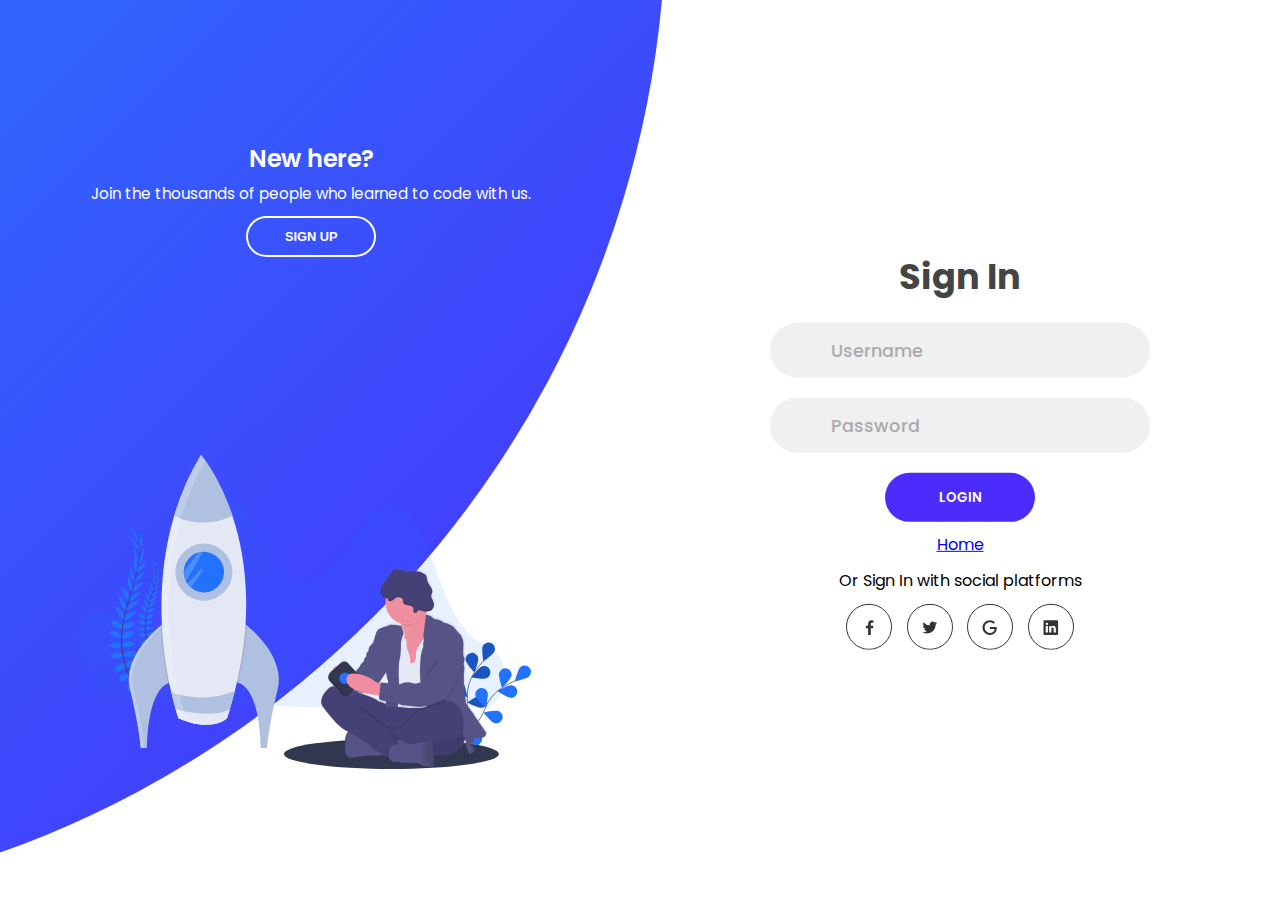
<file: login.html>
<!DOCTYPE html>
<html lang="en">
<head>
	<meta charset="UTF-8">
	<meta name="viewport" content="width=device-width, initial-scale=1.0">

	<title>Log In Form</title>
	<link rel="stylesheet" href="assets/Css/style-login.css">

</head>
<body>
	<div class="container">
		<div class="form__container">
			<div class="signin__signup">
				<form action="" class="sign-in-form">
					<h2 class="title">Sign In</h2>
					<div class="input__field">
						<i></i>
						<input type="text" placeholder="Username">
					</div>

					<div class="input__field">
						<i class="fas fa__lock"></i>
						<input type="password" placeholder="Password">
					</div>
					<input type="submit" value="Login" class="button solid">

					<a href="index.html">Home</a>
					<p class="social__text">Or Sign In with social platforms</p>

					<div class="social__media">
						<a href="https://www.facebook.com/" target="_blank" class="social__icon">
							<svg xmlns="http://www.w3.org/2000/svg" width="1em" height="1em" preserveAspectRatio="xMidYMid meet" viewBox="0 0 24 24"><path fill="currentColor" d="M15.12 5.32H17V2.14A26.11 26.11 0 0 0 14.26 2c-2.72 0-4.58 1.66-4.58 4.7v2.62H6.61v3.56h3.07V22h3.68v-9.12h3.06l.46-3.56h-3.52V7.05c0-1.05.28-1.73 1.76-1.73Z"/></svg>
						</a>
						<a href="https://twitter.com/" target="_blank" class="social__icon">
							<svg xmlns="http://www.w3.org/2000/svg" width="1em" height="1em" preserveAspectRatio="xMidYMid meet" viewBox="0 0 24 24"><path fill="currentColor" d="M22 5.8a8.49 8.49 0 0 1-2.36.64a4.13 4.13 0 0 0 1.81-2.27a8.21 8.21 0 0 1-2.61 1a4.1 4.1 0 0 0-7 3.74a11.64 11.64 0 0 1-8.45-4.29a4.16 4.16 0 0 0-.55 2.07a4.09 4.09 0 0 0 1.82 3.41a4.05 4.05 0 0 1-1.86-.51v.05a4.1 4.1 0 0 0 3.3 4a3.93 3.93 0 0 1-1.1.17a4.9 4.9 0 0 1-.77-.07a4.11 4.11 0 0 0 3.83 2.84A8.22 8.22 0 0 1 3 18.34a7.93 7.93 0 0 1-1-.06a11.57 11.57 0 0 0 6.29 1.85A11.59 11.59 0 0 0 20 8.45v-.53a8.43 8.43 0 0 0 2-2.12Z"/></svg>
						</a>
						<a href="https://google.com/" target="_blank" class="social__icon">
							<svg xmlns="http://www.w3.org/2000/svg" width="1em" height="1em" preserveAspectRatio="xMidYMid meet" viewBox="0 0 24 24"><path fill="currentColor" d="M21.35 11.1h-9.17v2.73h6.51c-.33 3.81-3.5 5.44-6.5 5.44C8.36 19.27 5 16.25 5 12c0-4.1 3.2-7.27 7.2-7.27c3.09 0 4.9 1.97 4.9 1.97L19 4.72S16.56 2 12.1 2C6.42 2 2.03 6.8 2.03 12c0 5.05 4.13 10 10.22 10c5.35 0 9.25-3.67 9.25-9.09c0-1.15-.15-1.81-.15-1.81Z"/></svg>
						</a>
							<a href="https://www.linkedin.com/" target="_blank" class="social__icon">
							<svg xmlns="http://www.w3.org/2000/svg" width="1em" height="1em" preserveAspectRatio="xMidYMid meet" viewBox="0 0 24 24"><path fill="currentColor" d="M20.47 2H3.53a1.45 1.45 0 0 0-1.47 1.43v17.14A1.45 1.45 0 0 0 3.53 22h16.94a1.45 1.45 0 0 0 1.47-1.43V3.43A1.45 1.45 0 0 0 20.47 2ZM8.09 18.74h-3v-9h3ZM6.59 8.48a1.56 1.56 0 1 1 0-3.12a1.57 1.57 0 1 1 0 3.12Zm12.32 10.26h-3v-4.83c0-1.21-.43-2-1.52-2A1.65 1.65 0 0 0 12.85 13a2 2 0 0 0-.1.73v5h-3v-9h3V11a3 3 0 0 1 2.71-1.5c2 0 3.45 1.29 3.45 4.06Z"/></svg>
						</a>
						</a>
					</div>
				</form>

				<form action="" class="sign-up-form">
					<h2 class="title">Sign Up</h2>
					<div class="input__field">
						<i></i>
						<input type="text" placeholder="Username">
					</div>

					<div class="input__field">
						<i></i>
						<input type="password" placeholder="Email">
					</div>
					<input type="submit" value="Sign up" class="button solid">

					<a href="index.html">Home</a>
					<p class="social__text">Or Sign Up with social platforms</p>
					<div class="social__media">
						<a href="https://www.facebook.com/" target="_blank" class="social__icon">
							<svg xmlns="http://www.w3.org/2000/svg" width="1em" height="1em" preserveAspectRatio="xMidYMid meet" viewBox="0 0 24 24"><path fill="currentColor" d="M15.12 5.32H17V2.14A26.11 26.11 0 0 0 14.26 2c-2.72 0-4.58 1.66-4.58 4.7v2.62H6.61v3.56h3.07V22h3.68v-9.12h3.06l.46-3.56h-3.52V7.05c0-1.05.28-1.73 1.76-1.73Z"/></svg>
						</a>
						<a href="https://twitter.com/" target="_blank" class="social__icon">
							<svg xmlns="http://www.w3.org/2000/svg" width="1em" height="1em" preserveAspectRatio="xMidYMid meet" viewBox="0 0 24 24"><path fill="currentColor" d="M22 5.8a8.49 8.49 0 0 1-2.36.64a4.13 4.13 0 0 0 1.81-2.27a8.21 8.21 0 0 1-2.61 1a4.1 4.1 0 0 0-7 3.74a11.64 11.64 0 0 1-8.45-4.29a4.16 4.16 0 0 0-.55 2.07a4.09 4.09 0 0 0 1.82 3.41a4.05 4.05 0 0 1-1.86-.51v.05a4.1 4.1 0 0 0 3.3 4a3.93 3.93 0 0 1-1.1.17a4.9 4.9 0 0 1-.77-.07a4.11 4.11 0 0 0 3.83 2.84A8.22 8.22 0 0 1 3 18.34a7.93 7.93 0 0 1-1-.06a11.57 11.57 0 0 0 6.29 1.85A11.59 11.59 0 0 0 20 8.45v-.53a8.43 8.43 0 0 0 2-2.12Z"/></svg>
						</a>
						<a href="https://google.com/" target="_blank" class="social__icon">
							<svg xmlns="http://www.w3.org/2000/svg" width="1em" height="1em" preserveAspectRatio="xMidYMid meet" viewBox="0 0 24 24"><path fill="currentColor" d="M21.35 11.1h-9.17v2.73h6.51c-.33 3.81-3.5 5.44-6.5 5.44C8.36 19.27 5 16.25 5 12c0-4.1 3.2-7.27 7.2-7.27c3.09 0 4.9 1.97 4.9 1.97L19 4.72S16.56 2 12.1 2C6.42 2 2.03 6.8 2.03 12c0 5.05 4.13 10 10.22 10c5.35 0 9.25-3.67 9.25-9.09c0-1.15-.15-1.81-.15-1.81Z"/></svg>
						</a>
						<a href="https://www.linkedin.com/" target="_blank" class="social__icon">
							<svg xmlns="http://www.w3.org/2000/svg" width="1em" height="1em" preserveAspectRatio="xMidYMid meet" viewBox="0 0 24 24"><path fill="currentColor" d="M20.47 2H3.53a1.45 1.45 0 0 0-1.47 1.43v17.14A1.45 1.45 0 0 0 3.53 22h16.94a1.45 1.45 0 0 0 1.47-1.43V3.43A1.45 1.45 0 0 0 20.47 2ZM8.09 18.74h-3v-9h3ZM6.59 8.48a1.56 1.56 0 1 1 0-3.12a1.57 1.57 0 1 1 0 3.12Zm12.32 10.26h-3v-4.83c0-1.21-.43-2-1.52-2A1.65 1.65 0 0 0 12.85 13a2 2 0 0 0-.1.73v5h-3v-9h3V11a3 3 0 0 1 2.71-1.5c2 0 3.45 1.29 3.45 4.06Z"/></svg>
						</a>
					</div>
				</form>
			</div>
		</div>

		<div class="panels__container">
			<div class="panel left__panel">
				<div class="content">
					<h3>New here?</h3>
					<p>Join the thousands of people who learned to code with us.</p>
					<button class="button transparent" id="sign-up-button">Sign up</button>
				</div>

				<img src="assets/Img/log.svg" class="image" alt="">
			</div>

			<div class="panel right__panel">
				<div class="content">
					<h3>One of us?</h3>
					<p>Get a complete set of skills needed to work in the profession.</p>
					<button class="button transparent" id="sign-in-button">Sign in</button>
				</div>

				<img src="assets/Img/register.svg" class="image" alt="">
			</div>
		</div>
	</div>

	<script src="assets/Js/pagination.js"></script>
	
</body>
</html>
</file>
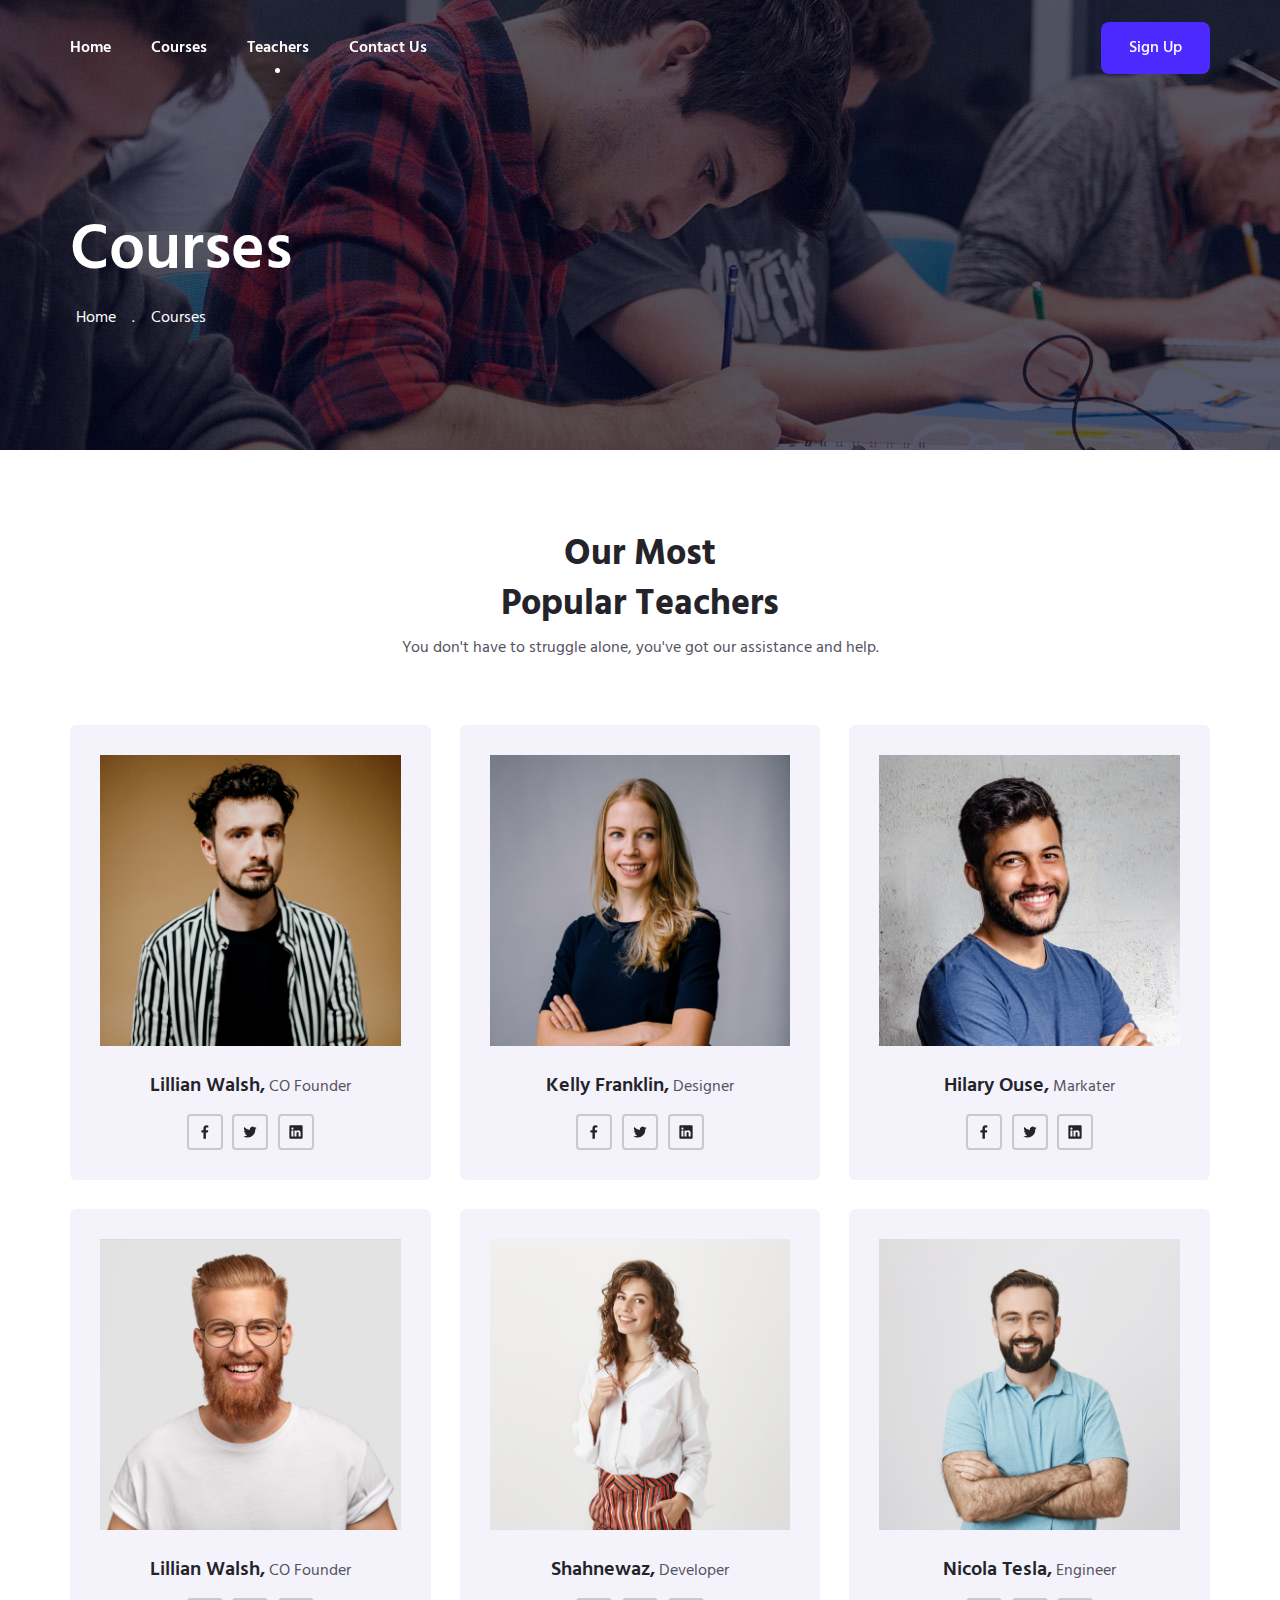
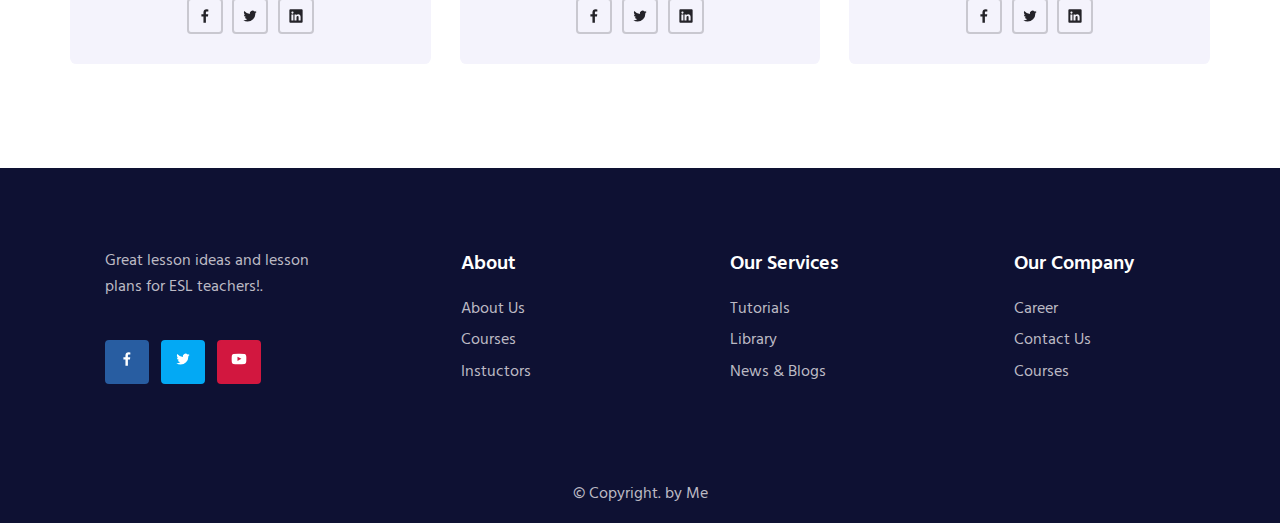
<file: teachers.html>
<!DOCTYPE html>
<html lang="en">
<head>
    <meta charset="UTF-8">
    <meta http-equiv="X-UA-Compatible" content="IE=edge">
    <meta name="viewport" content="width=device-width, initial-scale=1.0">

    <!--=============== CSS ===============-->
    <link rel="stylesheet" href="assets/Css/style.css">

    <title>Educational Website</title>
</head>
<body>
    <!--=============== HEADER ===============-->
    <header class="header" id="header">
		<nav class="nav container">

			<div class="nav__menu" id="nav-menu">
				<ul class="nav__list">
					<li class="nav-item">
						<a href="index.html" class="nav__link">Home</a>
					</li>

					<li class="nav-item">
						<a href="courses.html" class="nav__link">Courses</a>
					</li>

					<li class="nav-item">
						<a href="teachers.html" class="nav__link active-link">Teachers</a>
					</li>

					<li class="nav-item">
						<a href="contact.html" class="nav__link">Contact Us</a>
					</li>
				</ul>

				<div class="nav__close" id="nav-close">
					<img src="assets/Img/times.svg" class="uil uil-times" alt="">
				</div>
			</div>

			<div class="nav__toggle" id="nav-toggle">
				<img src="assets/Img/apps.svg" class="uil uil-apps" alt="">
			</div>

			<a href="login.html" class="button button__header">Sign Up</a>
		</nav>
	</header>

    <!--=============== MAIN ===============-->
    <main class="main">
        <!--=============== PAGE TITLE ===============-->
        <section class="page__title-area">
            <div class="page__title-wrapper container">
                <h1 class="page__title">Courses</h1>

                <div class="breadcrumb">
                    <ul class="breadcrumb__list">
                        <li class="breadcrumb__item">
                            <a href="index.html" class="breadcrumb__link">Home</a>
                        </li>
                        <li class="breadcrumb__item">
                            <span class="breadcrumb__link">.</span>
                        </li>
                        <li class="breadcrumb__item">
                            <span class="breadcrumb__link">Courses</span>
                        </li>
                    </ul>
                </div>
            </div>
        </section>

        <!--=============== TEACHER ===============-->
        <section class="teachers section" id="teachers">
        			<h2 class="section__title">Our Most <br> Popular Teachers</h2>
        			<p class="section__subtitle">You don't have to struggle alone, you've got our assistance and help.</p>

        			<div class="teacher__container grid container">
        				<div class="teacher__item">
        					<div class="teacher__img-box">
        						<img src="assets/Img/teacher-1.jpg" alt="">
        					</div>
        					<h3 class="teacher__title">Lillian Walsh,</h3>
        					<span>CO Founder</span>
        					<div class="teacher__social">
        				<a href="https://www.facebook.com/" target="_blank" class="teacher__social-link">
							<svg xmlns="http://www.w3.org/2000/svg" width="1em" height="1em" preserveAspectRatio="xMidYMid meet" viewBox="0 0 24 24"><path fill="currentColor" d="M15.12 5.32H17V2.14A26.11 26.11 0 0 0 14.26 2c-2.72 0-4.58 1.66-4.58 4.7v2.62H6.61v3.56h3.07V22h3.68v-9.12h3.06l.46-3.56h-3.52V7.05c0-1.05.28-1.73 1.76-1.73Z"/></svg>
						</a>
						<a href="https://twitter.com/" target="_blank" class="teacher__social-link">
							<svg xmlns="http://www.w3.org/2000/svg" width="1em" height="1em" preserveAspectRatio="xMidYMid meet" viewBox="0 0 24 24"><path fill="currentColor" d="M22 5.8a8.49 8.49 0 0 1-2.36.64a4.13 4.13 0 0 0 1.81-2.27a8.21 8.21 0 0 1-2.61 1a4.1 4.1 0 0 0-7 3.74a11.64 11.64 0 0 1-8.45-4.29a4.16 4.16 0 0 0-.55 2.07a4.09 4.09 0 0 0 1.82 3.41a4.05 4.05 0 0 1-1.86-.51v.05a4.1 4.1 0 0 0 3.3 4a3.93 3.93 0 0 1-1.1.17a4.9 4.9 0 0 1-.77-.07a4.11 4.11 0 0 0 3.83 2.84A8.22 8.22 0 0 1 3 18.34a7.93 7.93 0 0 1-1-.06a11.57 11.57 0 0 0 6.29 1.85A11.59 11.59 0 0 0 20 8.45v-.53a8.43 8.43 0 0 0 2-2.12Z"/></svg>
						</a>
						<a href="https://www.linkedin.com/" target="_blank" class="teacher__social-link">
							<svg xmlns="http://www.w3.org/2000/svg" width="1em" height="1em" preserveAspectRatio="xMidYMid meet" viewBox="0 0 24 24"><path fill="currentColor" d="M20.47 2H3.53a1.45 1.45 0 0 0-1.47 1.43v17.14A1.45 1.45 0 0 0 3.53 22h16.94a1.45 1.45 0 0 0 1.47-1.43V3.43A1.45 1.45 0 0 0 20.47 2ZM8.09 18.74h-3v-9h3ZM6.59 8.48a1.56 1.56 0 1 1 0-3.12a1.57 1.57 0 1 1 0 3.12Zm12.32 10.26h-3v-4.83c0-1.21-.43-2-1.52-2A1.65 1.65 0 0 0 12.85 13a2 2 0 0 0-.1.73v5h-3v-9h3V11a3 3 0 0 1 2.71-1.5c2 0 3.45 1.29 3.45 4.06Z"/></svg>
						</a>
        					</div>
        				</div>

        				<div class="teacher__item">
        					<div class="teacher__img-box">
        						<img src="assets/Img/teacher-2.jpg" alt="">
        					</div>
        					<h3 class="teacher__title">Kelly Franklin,</h3>
        					<span>Designer</span>
        					<div class="teacher__social">
        						<a href="https://www.facebook.com/" target="_blank" class="teacher__social-link">
							<svg xmlns="http://www.w3.org/2000/svg" width="1em" height="1em" preserveAspectRatio="xMidYMid meet" viewBox="0 0 24 24"><path fill="currentColor" d="M15.12 5.32H17V2.14A26.11 26.11 0 0 0 14.26 2c-2.72 0-4.58 1.66-4.58 4.7v2.62H6.61v3.56h3.07V22h3.68v-9.12h3.06l.46-3.56h-3.52V7.05c0-1.05.28-1.73 1.76-1.73Z"/></svg>
						</a>
						<a href="https://twitter.com/" target="_blank" class="teacher__social-link">
							<svg xmlns="http://www.w3.org/2000/svg" width="1em" height="1em" preserveAspectRatio="xMidYMid meet" viewBox="0 0 24 24"><path fill="currentColor" d="M22 5.8a8.49 8.49 0 0 1-2.36.64a4.13 4.13 0 0 0 1.81-2.27a8.21 8.21 0 0 1-2.61 1a4.1 4.1 0 0 0-7 3.74a11.64 11.64 0 0 1-8.45-4.29a4.16 4.16 0 0 0-.55 2.07a4.09 4.09 0 0 0 1.82 3.41a4.05 4.05 0 0 1-1.86-.51v.05a4.1 4.1 0 0 0 3.3 4a3.93 3.93 0 0 1-1.1.17a4.9 4.9 0 0 1-.77-.07a4.11 4.11 0 0 0 3.83 2.84A8.22 8.22 0 0 1 3 18.34a7.93 7.93 0 0 1-1-.06a11.57 11.57 0 0 0 6.29 1.85A11.59 11.59 0 0 0 20 8.45v-.53a8.43 8.43 0 0 0 2-2.12Z"/></svg>
						</a>
						<a href="https://www.linkedin.com/" target="_blank" class="teacher__social-link">
							<svg xmlns="http://www.w3.org/2000/svg" width="1em" height="1em" preserveAspectRatio="xMidYMid meet" viewBox="0 0 24 24"><path fill="currentColor" d="M20.47 2H3.53a1.45 1.45 0 0 0-1.47 1.43v17.14A1.45 1.45 0 0 0 3.53 22h16.94a1.45 1.45 0 0 0 1.47-1.43V3.43A1.45 1.45 0 0 0 20.47 2ZM8.09 18.74h-3v-9h3ZM6.59 8.48a1.56 1.56 0 1 1 0-3.12a1.57 1.57 0 1 1 0 3.12Zm12.32 10.26h-3v-4.83c0-1.21-.43-2-1.52-2A1.65 1.65 0 0 0 12.85 13a2 2 0 0 0-.1.73v5h-3v-9h3V11a3 3 0 0 1 2.71-1.5c2 0 3.45 1.29 3.45 4.06Z"/></svg>
						</a>
        					</div>
        				</div>

        				<div class="teacher__item">
        					<div class="teacher__img-box">
        						<img src="assets/Img/teacher-3.jpg" alt="">
        					</div>
        					<h3 class="teacher__title">Hilary Ouse,</h3>
        					<span>Markater</span>
        					<div class="teacher__social">
        						<a href="https://www.facebook.com/" target="_blank" class="teacher__social-link">
							<svg xmlns="http://www.w3.org/2000/svg" width="1em" height="1em" preserveAspectRatio="xMidYMid meet" viewBox="0 0 24 24"><path fill="currentColor" d="M15.12 5.32H17V2.14A26.11 26.11 0 0 0 14.26 2c-2.72 0-4.58 1.66-4.58 4.7v2.62H6.61v3.56h3.07V22h3.68v-9.12h3.06l.46-3.56h-3.52V7.05c0-1.05.28-1.73 1.76-1.73Z"/></svg>
						</a>
						<a href="https://twitter.com/" target="_blank" class="teacher__social-link">
							<svg xmlns="http://www.w3.org/2000/svg" width="1em" height="1em" preserveAspectRatio="xMidYMid meet" viewBox="0 0 24 24"><path fill="currentColor" d="M22 5.8a8.49 8.49 0 0 1-2.36.64a4.13 4.13 0 0 0 1.81-2.27a8.21 8.21 0 0 1-2.61 1a4.1 4.1 0 0 0-7 3.74a11.64 11.64 0 0 1-8.45-4.29a4.16 4.16 0 0 0-.55 2.07a4.09 4.09 0 0 0 1.82 3.41a4.05 4.05 0 0 1-1.86-.51v.05a4.1 4.1 0 0 0 3.3 4a3.93 3.93 0 0 1-1.1.17a4.9 4.9 0 0 1-.77-.07a4.11 4.11 0 0 0 3.83 2.84A8.22 8.22 0 0 1 3 18.34a7.93 7.93 0 0 1-1-.06a11.57 11.57 0 0 0 6.29 1.85A11.59 11.59 0 0 0 20 8.45v-.53a8.43 8.43 0 0 0 2-2.12Z"/></svg>
						</a>
						<a href="https://www.linkedin.com/" target="_blank" class="teacher__social-link">
							<svg xmlns="http://www.w3.org/2000/svg" width="1em" height="1em" preserveAspectRatio="xMidYMid meet" viewBox="0 0 24 24"><path fill="currentColor" d="M20.47 2H3.53a1.45 1.45 0 0 0-1.47 1.43v17.14A1.45 1.45 0 0 0 3.53 22h16.94a1.45 1.45 0 0 0 1.47-1.43V3.43A1.45 1.45 0 0 0 20.47 2ZM8.09 18.74h-3v-9h3ZM6.59 8.48a1.56 1.56 0 1 1 0-3.12a1.57 1.57 0 1 1 0 3.12Zm12.32 10.26h-3v-4.83c0-1.21-.43-2-1.52-2A1.65 1.65 0 0 0 12.85 13a2 2 0 0 0-.1.73v5h-3v-9h3V11a3 3 0 0 1 2.71-1.5c2 0 3.45 1.29 3.45 4.06Z"/></svg>
						</a>
        					</div>
        				</div>

        				<div class="teacher__item">
        					<div class="teacher__img-box">
        						<img src="assets/Img/teacher-4.jpg" alt="">
        					</div>
        					<h3 class="teacher__title">Lillian Walsh,</h3>
        					<span>CO Founder</span>
        					<div class="teacher__social">
        						<a href="https://www.facebook.com/" target="_blank" class="teacher__social-link">
							<svg xmlns="http://www.w3.org/2000/svg" width="1em" height="1em" preserveAspectRatio="xMidYMid meet" viewBox="0 0 24 24"><path fill="currentColor" d="M15.12 5.32H17V2.14A26.11 26.11 0 0 0 14.26 2c-2.72 0-4.58 1.66-4.58 4.7v2.62H6.61v3.56h3.07V22h3.68v-9.12h3.06l.46-3.56h-3.52V7.05c0-1.05.28-1.73 1.76-1.73Z"/></svg>
						</a>
						<a href="https://twitter.com/" target="_blank" class="teacher__social-link">
							<svg xmlns="http://www.w3.org/2000/svg" width="1em" height="1em" preserveAspectRatio="xMidYMid meet" viewBox="0 0 24 24"><path fill="currentColor" d="M22 5.8a8.49 8.49 0 0 1-2.36.64a4.13 4.13 0 0 0 1.81-2.27a8.21 8.21 0 0 1-2.61 1a4.1 4.1 0 0 0-7 3.74a11.64 11.64 0 0 1-8.45-4.29a4.16 4.16 0 0 0-.55 2.07a4.09 4.09 0 0 0 1.82 3.41a4.05 4.05 0 0 1-1.86-.51v.05a4.1 4.1 0 0 0 3.3 4a3.93 3.93 0 0 1-1.1.17a4.9 4.9 0 0 1-.77-.07a4.11 4.11 0 0 0 3.83 2.84A8.22 8.22 0 0 1 3 18.34a7.93 7.93 0 0 1-1-.06a11.57 11.57 0 0 0 6.29 1.85A11.59 11.59 0 0 0 20 8.45v-.53a8.43 8.43 0 0 0 2-2.12Z"/></svg>
						</a>
						<a href="https://www.linkedin.com/" target="_blank" class="teacher__social-link">
							<svg xmlns="http://www.w3.org/2000/svg" width="1em" height="1em" preserveAspectRatio="xMidYMid meet" viewBox="0 0 24 24"><path fill="currentColor" d="M20.47 2H3.53a1.45 1.45 0 0 0-1.47 1.43v17.14A1.45 1.45 0 0 0 3.53 22h16.94a1.45 1.45 0 0 0 1.47-1.43V3.43A1.45 1.45 0 0 0 20.47 2ZM8.09 18.74h-3v-9h3ZM6.59 8.48a1.56 1.56 0 1 1 0-3.12a1.57 1.57 0 1 1 0 3.12Zm12.32 10.26h-3v-4.83c0-1.21-.43-2-1.52-2A1.65 1.65 0 0 0 12.85 13a2 2 0 0 0-.1.73v5h-3v-9h3V11a3 3 0 0 1 2.71-1.5c2 0 3.45 1.29 3.45 4.06Z"/></svg>
						</a>
        					</div>
        				</div>

        				<div class="teacher__item">
        					<div class="teacher__img-box">
        						<img src="assets/Img/teacher-5.jpg" alt="">
        					</div>
        					<h3 class="teacher__title">Shahnewaz,</h3>
        					<span>Developer</span>
        					<div class="teacher__social">
        						<a href="https://www.facebook.com/" target="_blank" class="teacher__social-link">
							<svg xmlns="http://www.w3.org/2000/svg" width="1em" height="1em" preserveAspectRatio="xMidYMid meet" viewBox="0 0 24 24"><path fill="currentColor" d="M15.12 5.32H17V2.14A26.11 26.11 0 0 0 14.26 2c-2.72 0-4.58 1.66-4.58 4.7v2.62H6.61v3.56h3.07V22h3.68v-9.12h3.06l.46-3.56h-3.52V7.05c0-1.05.28-1.73 1.76-1.73Z"/></svg>
						</a>
						<a href="https://twitter.com/" target="_blank" class="teacher__social-link">
							<svg xmlns="http://www.w3.org/2000/svg" width="1em" height="1em" preserveAspectRatio="xMidYMid meet" viewBox="0 0 24 24"><path fill="currentColor" d="M22 5.8a8.49 8.49 0 0 1-2.36.64a4.13 4.13 0 0 0 1.81-2.27a8.21 8.21 0 0 1-2.61 1a4.1 4.1 0 0 0-7 3.74a11.64 11.64 0 0 1-8.45-4.29a4.16 4.16 0 0 0-.55 2.07a4.09 4.09 0 0 0 1.82 3.41a4.05 4.05 0 0 1-1.86-.51v.05a4.1 4.1 0 0 0 3.3 4a3.93 3.93 0 0 1-1.1.17a4.9 4.9 0 0 1-.77-.07a4.11 4.11 0 0 0 3.83 2.84A8.22 8.22 0 0 1 3 18.34a7.93 7.93 0 0 1-1-.06a11.57 11.57 0 0 0 6.29 1.85A11.59 11.59 0 0 0 20 8.45v-.53a8.43 8.43 0 0 0 2-2.12Z"/></svg>
						</a>
						<a href="https://www.linkedin.com/" target="_blank" class="teacher__social-link">
							<svg xmlns="http://www.w3.org/2000/svg" width="1em" height="1em" preserveAspectRatio="xMidYMid meet" viewBox="0 0 24 24"><path fill="currentColor" d="M20.47 2H3.53a1.45 1.45 0 0 0-1.47 1.43v17.14A1.45 1.45 0 0 0 3.53 22h16.94a1.45 1.45 0 0 0 1.47-1.43V3.43A1.45 1.45 0 0 0 20.47 2ZM8.09 18.74h-3v-9h3ZM6.59 8.48a1.56 1.56 0 1 1 0-3.12a1.57 1.57 0 1 1 0 3.12Zm12.32 10.26h-3v-4.83c0-1.21-.43-2-1.52-2A1.65 1.65 0 0 0 12.85 13a2 2 0 0 0-.1.73v5h-3v-9h3V11a3 3 0 0 1 2.71-1.5c2 0 3.45 1.29 3.45 4.06Z"/></svg>
						</a>
        					</div>
        				</div>

        				<div class="teacher__item">
        					<div class="teacher__img-box">
        						<img src="assets/Img/teacher-6.jpg" alt="">
        					</div>
        					<h3 class="teacher__title">Nicola Tesla,</h3>
        					<span>Engineer</span>
        					<div class="teacher__social">
        						<a href="https://www.facebook.com/" target="_blank" class="teacher__social-link">
							<svg xmlns="http://www.w3.org/2000/svg" width="1em" height="1em" preserveAspectRatio="xMidYMid meet" viewBox="0 0 24 24"><path fill="currentColor" d="M15.12 5.32H17V2.14A26.11 26.11 0 0 0 14.26 2c-2.72 0-4.58 1.66-4.58 4.7v2.62H6.61v3.56h3.07V22h3.68v-9.12h3.06l.46-3.56h-3.52V7.05c0-1.05.28-1.73 1.76-1.73Z"/></svg>
						</a>
						<a href="https://twitter.com/" target="_blank" class="teacher__social-link">
							<svg xmlns="http://www.w3.org/2000/svg" width="1em" height="1em" preserveAspectRatio="xMidYMid meet" viewBox="0 0 24 24"><path fill="currentColor" d="M22 5.8a8.49 8.49 0 0 1-2.36.64a4.13 4.13 0 0 0 1.81-2.27a8.21 8.21 0 0 1-2.61 1a4.1 4.1 0 0 0-7 3.74a11.64 11.64 0 0 1-8.45-4.29a4.16 4.16 0 0 0-.55 2.07a4.09 4.09 0 0 0 1.82 3.41a4.05 4.05 0 0 1-1.86-.51v.05a4.1 4.1 0 0 0 3.3 4a3.93 3.93 0 0 1-1.1.17a4.9 4.9 0 0 1-.77-.07a4.11 4.11 0 0 0 3.83 2.84A8.22 8.22 0 0 1 3 18.34a7.93 7.93 0 0 1-1-.06a11.57 11.57 0 0 0 6.29 1.85A11.59 11.59 0 0 0 20 8.45v-.53a8.43 8.43 0 0 0 2-2.12Z"/></svg>
						</a>
						<a href="https://www.linkedin.com/" target="_blank" class="teacher__social-link">
							<svg xmlns="http://www.w3.org/2000/svg" width="1em" height="1em" preserveAspectRatio="xMidYMid meet" viewBox="0 0 24 24"><path fill="currentColor" d="M20.47 2H3.53a1.45 1.45 0 0 0-1.47 1.43v17.14A1.45 1.45 0 0 0 3.53 22h16.94a1.45 1.45 0 0 0 1.47-1.43V3.43A1.45 1.45 0 0 0 20.47 2ZM8.09 18.74h-3v-9h3ZM6.59 8.48a1.56 1.56 0 1 1 0-3.12a1.57 1.57 0 1 1 0 3.12Zm12.32 10.26h-3v-4.83c0-1.21-.43-2-1.52-2A1.65 1.65 0 0 0 12.85 13a2 2 0 0 0-.1.73v5h-3v-9h3V11a3 3 0 0 1 2.71-1.5c2 0 3.45 1.29 3.45 4.06Z"/></svg>
						</a>
        					</div>
        				</div>
        			</div>
        		</section>
    </main>

    <!--=============== FOOTER ===============-->
    <footer class="footer section">
		<div class="footer__container grid container">
			<div class="footer__content">
				<p class="footer__description">Great lesson ideas and lesson <br> plans for ESL teachers!.</p>
				<div class="footer__social">
					<a href="https://www.facebook.com/" class="footer__social-link">
						<svg xmlns="http://www.w3.org/2000/svg" width="1em" height="1em" preserveAspectRatio="xMidYMid meet" viewBox="0 0 24 24"><path fill="currentColor" d="M15.12 5.32H17V2.14A26.11 26.11 0 0 0 14.26 2c-2.72 0-4.58 1.66-4.58 4.7v2.62H6.61v3.56h3.07V22h3.68v-9.12h3.06l.46-3.56h-3.52V7.05c0-1.05.28-1.73 1.76-1.73Z"/></svg>
					</a>
					<a href="https://twitter.com/" class="footer__social-link">
						<svg xmlns="http://www.w3.org/2000/svg" width="1em" height="1em" preserveAspectRatio="xMidYMid meet" viewBox="0 0 24 24"><path fill="currentColor" d="M22 5.8a8.49 8.49 0 0 1-2.36.64a4.13 4.13 0 0 0 1.81-2.27a8.21 8.21 0 0 1-2.61 1a4.1 4.1 0 0 0-7 3.74a11.64 11.64 0 0 1-8.45-4.29a4.16 4.16 0 0 0-.55 2.07a4.09 4.09 0 0 0 1.82 3.41a4.05 4.05 0 0 1-1.86-.51v.05a4.1 4.1 0 0 0 3.3 4a3.93 3.93 0 0 1-1.1.17a4.9 4.9 0 0 1-.77-.07a4.11 4.11 0 0 0 3.83 2.84A8.22 8.22 0 0 1 3 18.34a7.93 7.93 0 0 1-1-.06a11.57 11.57 0 0 0 6.29 1.85A11.59 11.59 0 0 0 20 8.45v-.53a8.43 8.43 0 0 0 2-2.12Z"/></svg>
					</a>
					<a href="https://www.youtube.com/" class="footer__social-link">
						<svg xmlns="http://www.w3.org/2000/svg" width="1em" height="1em" preserveAspectRatio="xMidYMid meet" viewBox="0 0 24 24"><path fill="currentColor" d="M23 9.71a8.5 8.5 0 0 0-.91-4.13a2.92 2.92 0 0 0-1.72-1A78.36 78.36 0 0 0 12 4.27a78.45 78.45 0 0 0-8.34.3a2.87 2.87 0 0 0-1.46.74c-.9.83-1 2.25-1.1 3.45a48.29 48.29 0 0 0 0 6.48a9.55 9.55 0 0 0 .3 2a3.14 3.14 0 0 0 .71 1.36a2.86 2.86 0 0 0 1.49.78a45.18 45.18 0 0 0 6.5.33c3.5.05 6.57 0 10.2-.28a2.88 2.88 0 0 0 1.53-.78a2.49 2.49 0 0 0 .61-1a10.58 10.58 0 0 0 .52-3.4c.04-.56.04-3.94.04-4.54ZM9.74 14.85V8.66l5.92 3.11c-1.66.92-3.85 1.96-5.92 3.08Z"/></svg>
					</a>
				</div>
			</div>

			<div class="footer__content">
				<h3 class="footer__title">About</h3>

				<ul class="footer__links">
					<li><a href="#" class="footer__link">About Us</a></li>
					<li><a href="#" class="footer__link">Courses</a></li>
					<li><a href="#" class="footer__link">Instuctors</a></li>
				</ul>
			</div>

			<div class="footer__content">
				<h3 class="footer__title">Our Services</h3>

				<ul class="footer__links">
					<li><a href="#" class="footer__link">Tutorials</a></li>
					<li><a href="#" class="footer__link">Library</a></li>
					<li><a href="#" class="footer__link">News & Blogs</a></li>
				</ul>
			</div>

			<div class="footer__content">
				<h3 class="footer__title">Our Company</h3>

				<ul class="footer__links">
					<li><a href="#" class="footer__link">Career</a></li>
					<li><a href="#" class="footer__link">Contact Us</a></li>
					<li><a href="#" class="footer__link">Courses</a></li>
				</ul>
			</div>
		</div>

		<span class="footer__copy">&#169; Copyright. by Me</span>
	</footer>

    <!--=============== JS ===============-->
    <script src="assets/Js/main.js"></script>
</body>
</html>
</file>
<file: assets/Css/style.css>
/*google fonts*/
@import url('https://fonts.googleapis.com/css2?family=Hind:wght@500;600;700&display=swap');

/*variables css*/
:root {
	--header-height: 4.5rem;

	/*colors*/
	--hue: 250;
	--first-color: hsl(var(--hue), 100%, 58%);
	--title-color: hsl(var(--hue), 8%, 15%);
	--text-color: hsl(var(--hue), 8%, 35%);
	--body-color: #fff;
	--border-color: hsl(var(--hue), 8%, 80%);
	--container-color: hsl(var(--hue), 60%, 97%);

	/*font and typography*/
	/*5rem = 8px | 1rem = 16px ...*/
	--body-font: 'Hind', sans-serif;
	--biggest-font-size: 4rem;
	--h1-font-size: 2.25rem;
	--h2-font-size: 1.5rem;
	--h3-font-size: 1.25rem;
	--normal-font-size: 1rem;
	--small-font-size: .875rem;
	--smaller-font-size: .813rem;

	/*font weight*/
	--font-medium: 500;
	--font-semibold: 600;
	--font-bold: 700;

	/*z index*/
	--z-tooltip: 10;
	--z-fixed: 100;
}

/*responsive typhography*/
@media screen and (max-width: 1024px) {
	:root {
		--biggest-font-size: 2.75rem;
		--h1-font-size: 1.5rem;
		--h2-font-size: 1.25rem;
		--h3-font-size: 1rem;
		--normal-font-size: .938rem;
		--small-font-size: .813rem;
		--smaller-font-size: .75rem;
	}
}

/*base*/
* {
	margin: 0;
	padding: 0;
	box-sizing: border-box;
}

body,
input,
textarea {
	font-family: var(--body-font);
	font-size: var(--normal-font-size);
}

body{
	background-color: var(--body-color);
	color: var(--text-color);
}

h1,h2,h3 {
	color: var(--title-color);
	font-weight: var(--font-semibold);
}

ul {
	list-style: none;
}

a {
	text-decoration: none;
	color: inherit;
}

input {
	border: none;
	outline: none;
}

img {
	max-width: 100%;
	height: auto;
}
/*layout*/
.container {
	max-width: 1140px;
	margin-left: auto;
	margin-right: auto;
}

.grid {
	display: grid;
}

/*reuseable css classes*/
.section {
	padding: 5rem 0 1rem;
}

.section__title {
	font-size: var(--h1-font-size);
	font-weight: var(--font-bold);
	text-align: center;
	margin-bottom: .25rem;
	line-height: 140%;
}

.section__subtitle {
	text-align: center;
	margin-bottom: 4rem;
}

.page__title-area {
	min-height: 450px;
	background-image: url(../Img/page-title.jpg);
	background-position: center;
	background-repeat: no-repeat;
	background-size: cover;
	position: relative;
	z-index: -2;
}

.page__title-area::after {
	position: absolute;
	content: '';
	left: 0;
	top: 0;
	width: 100%;
	height: 100%;
	background: rgba(0, 3, 32, .66);
	z-index: -1;
}

.page__title-wrapper {
	padding-top: 12.5rem;
}

.page__title {
	font-size: var(--biggest-font-size);
	color: #fff;
	margin-bottom: .15rem;
}

.breadcrumb__list {
	display: flex;
	column-gap: 1rem;
	margin-left: .4rem;
}

.breadcrumb__link {
	color: #fff;
	font-size: var(--h4-font-size);
}

/*header & nav*/
.header {
	width: 100%;
	background-color: transparent;
	position: fixed;
	top: 0;
	left: 0;
	z-index: var(--z-fixed);
	transition: .4s;
}

.nav{
	height:calc(var(--header-height) + 1.5rem);
	display: flex;
	justify-content: space-between;
	align-items: center;
}

.logo__dark {
	display: none;
} 

.nav__link, 
.nav__toggle{
	color: #fff;
	font-weight: var(--font-semibold);
}

.nav__list {
	display: flex;
	flex-direction: row;
	column-gap: 2.5rem;
}

.nav__toggle {
	font-size: 1.5rem;
	margin-top: .75rem;
	cursor: pointer;
	display: none;
}

.nav__close {
	display: none;
}

/*active link*/
.active-link {
	position: relative;
}

.active-link::before {
	content: '';
	position: absolute;
	bottom: -.75rem;
	left: 45%;
	width: 5px;
	height: 5px;
	background-color: var(--body-color);
	border-radius: 50%;
}

.uil.uil-apps,
.uil.uil-times {
	width: 26px;;
}

/*change bg header*/
.scroll-header {
	background-color: var(--container-color);
	box-shadow: 0 1px 4px hsla(var(--hue), 4%, 15%, .1);
}

.scroll-header .logo__light {
	display: none;
}

.scroll-header .logo__dark {
	display: block;
}

.scroll-header .nav__link {
	color:  var(--title-color);
}

.scroll-header .active-link::before {
	background-color:  var(--title-color);
}

.scroll-header .nav__toggle {
	color:  var(--title-color);
}

/*home*/
.home{
	position: relative;
	min-height: 968px;
	background: url(../Img/home.jpg);
	background-repeat: no-repeat;
	padding: 18rem 0 2rem;
	z-index: -2;
}

.home::after {
	position: absolute;
	content: '';
	left: 0;
	top: 0;
	width: 100%;
	height: 100%;
	background: rgba(0, 3, 32, .66);
	z-index: -1;
}

.home__data {
	max-width: 650px;
}

.home__subtitle {
	font-size: var(--h3-font-size);
	font-weight: var(--font-medium);
	color: #ffb352;
	margin-bottom: 1rem;
}

.home__title {
	font-size: var(--biggest-font-size);
	font-weight: var(--font-bold);
	color: #fff;
	line-height: 109%;
	margin-bottom: 1.5rem;
}

.home__description {
	font-size: var(--h3-font-size);
	color: hsl(var(--hue), 8%, 75%);
	padding-right: 2.8rem;
	margin-bottom: 2.5rem;
}

.about__courses {
	position: absolute;
	bottom: 0;
	left: 0;
	right: 0;
	z-index: var(--z-tooltip);
	grid-template-columns: repeat(4, 1fr);
}

.about__course-item {
	position: relative;
	height: 100px;
	padding: 23px 50px;
	padding-right: 1.8rem;
	z-index: -1;
}

.about__course-item::after {
	position: absolute;
	content: '';
	left: 0;
	top: 0;
	width: 100%;
	height: 100%;
	z-index: -2;
}

.about__course-item:nth-child(1) {
	background: url(../Img/slider-nav-4.jpg);
	background-position: center;
}

.about__course-item:nth-child(1)::after {
	background: rgba(247, 100, 30, .8);
}

.about__course-item:nth-child(2) {
	background: url(../Img/slider-nav-1.jpg);
	background-position: center;
}

.about__course-item:nth-child(2)::after {
	background: rgba(45, 105, 240, .8);
}

.about__course-item:nth-child(3) {
	background: url(../Img/slider-nav-2.jpg);
	background-position: center;
}

.about__course-item:nth-child(3)::after {
	background: rgba(231, 36, 110, .8);
}

.about__course-item:nth-child(4) {
	background: url(../Img/slider-nav-3.jpg);
	background-position: center;
}

.about__course-item:nth-child(4)::after {
	background: rgba(12, 174, 116, .8);
}
.about__course-total {
	display: inline-block;
	color: #fff;
	opacity: .8;
}

.about__course-title {
	color: #fff;
	font-size: var(--h3-font-size);
}

/*buttons*/
.button {
	display: inline-block;
	color: #fff	;
	padding: .8rem 1.75rem;
	border-radius: .5rem;
	font-weight: var(--font-medium);
	background-color: var(--first-color);
}

.button--link {
	color: var(--first-color);
	border: 2px solid var(--first-color);
	background-color: transparent;
	transition: .4s;
}

.button--link:hover {
	background-color: var(--first-color);
	color: #fff;
}

/*about*/
.about__container {
	grid-template-columns: repeat(2, 1fr);
	column-gap: 6rem;
}

.about__group {
	justify-self: flex-end;
	position: relative;
}

.about__thumb {
margin-left: 6.25rem;
}

.about__thumb-img {
	width: 370px;
}

.about__review {
	position: absolute;
	left: -1.5rem;
	top: 6.25rem;
	transform: rotate(90deg);
}

.abour__review p span {
	font-weight: var(--font-semibold);
	color: var(--title-color);
}

.about__banner {
	margin-top: -13rem;
}

.about__banner-img {
	width: 240px;
	border-radius: .4rem;
}

.about__student {
	margin-top: -5rem;
	margin-left: 16.8rem;
}

.about__student-img {
	width: 36px;
	height: 36px;
	border-radius: 50%;
	border: 2px solid var(--container-color);
}

.about__student-img + .about__student-img {
	margin-left: -.75rem;
}

.about__student-details {
	margin-top: .25rem;
	font-size: var(--small-font-size);
}

.about__student-details span {
	font-weight: var(--font-semibold);
	color: var(--title-color);
}

.about__title {
	margin-bottom: 1rem;
	text-align: left;
}

.about__description {
	margin-bottom: 2rem;
	padding-right: 2rem;
}

.about__details {
	display: grid;
	row-gap: .5rem;
	margin-bottom: 2.5rem;
}

.about__details-description {
	display: inline-flex;
	align-items: center;
	column-gap: .5rem;
	font-size: var(--small-font-size);
	color: var(--title-color);
}

.about__details-icon {
	font-size: 1.25rem;
	color: var(--first-color);
}

/*Teachers*/
.teacher__container {
	grid-template-columns: repeat(3, 1fr);
	gap: 1.8rem;
}

.teacher__item {
	background-color: var(--container-color);
	padding: 1.875rem;
	text-align: center;
	border-radius: .4rem;
}

.teacher__img-box {
	margin-bottom: 1.5rem;
	overflow: hidden;
}

.teacher__img-box img {
	transform: scale(1);
	vertical-align: middle;
	transition: .4s;
}

.teacher__img-box:hover img {
	transform: scale(1.1);
}

.teacher__title {
	display: inline-block;
	font-size: var(--h3-font-size);
	margin-bottom: .75rem;
}

.teacher__social {
	display: flex;
	justify-content: center;
	column-gap: .6rem;
}

.teacher__social-link {
	width: 36px;
	height: 36px;
	display: grid;
	place-items: center;
	border: 2px solid var(--border-color);
	color: var(--title-color);
	border-radius: .25rem;
	transition: .4s;
}

.teacher__social-link:hover {
	background-color: var(--first-color);
	color: #fff;
	border: none;
}

.teacher__social-link i {
	font-weight: var(--font-semibold);
}

/*brand*/
.brand__title {
	text-align: center;
	font-style: var(--h2-font-size);
	margin-bottom: 3rem;
}

.brand__container {
	grid-template-columns: repeat(6, 1fr);
	justify-items: center;
	margin-bottom: 3rem;
}

.brand__button {
	color: var(--title-color);
	font-size: var(--normal-font-size);
	display: flex;
	align-items: center;
	justify-content: center;
	column-gap: .25rem;
	cursor: pointer;
}

.brand__button-icon {
	font-size: 1.25rem;
	transition: .4s;
}

.brand__button:hover .brand__button-icon{
	transform: translateX(.25rem);
}

/*course*/
.courses__container {
	grid-template-columns: repeat(3, 1fr);
	gap: 1.8rem;
}

.course__item {
	background-color: var(--container-color);
	position: relative;
	border-radius: 0 0 .4rem .4rem;
}

.course__box{
	border-radius: .4rem .4rem 0 0;
	overflow: hidden;
}

.course__img {
	transform: scale(1);
	vertical-align: middle;
	transition: .4s;
}

.course__box:hover .course__img {
	transform: scale(1.1);
}

.course__tag {
	position: absolute;
	top: 1.25rem;
	left: 1.25rem;
	background-color: var(--first-color);
	color: #fff;
	font-size: var(--small-font-size);
	padding: .25rem .5rem;
	border-radius: .25rem;
}

.course__content {
	padding: 1.5rem 1.875rem;
}

.course__meta {
	display: flex;
	justify-content: space-between;
	align-items: center;
	margin-bottom: .5rem;
}

.course__lesson {
	display: inline-flex;
	align-items: center;
	column-gap: .25rem;
	font-size: var(--small-font-size);
}

.course__rating {
	display: inline-flex;
	align-items: center;
	column-gap: .25rem;
	font-size: var(--small-font-size);
}

.course__rating .uis {
	color: #ff9415;
}

.course__title {
	font-size: var(--h3-font-size);
	margin-bottom: 1rem;
	line-height: 1.2;
	cursor: pointer;
	transition: .4s;
}

.course__title:hover {
	color: var(--first-color);
}

.course__teacher {
	display: flex;
	column-gap: 1rem;
	align-items: center;
}

.course__teacher-img {
	width: 35px;
	height: 35px;
	border: 2ppx solid #fff;
	border-radius: 50%;
}

.course__teacher-title {
	font-size: var(--normal-font-size);
	font-weight: var(--font-medium);
	padding-top: .125rem;
	cursor: pointer;
	transition: .4s;
}

.course__teacher-title:hover {
	color: var(--first-color);
}

.course__more {
	display: flex;
	justify-content: space-between;
	padding: .6rem 1.875rem .75rem;
	padding-top: 1rem;
	border-top: 1px solid #f0f0f5;
}

.course__discount {
	font-size: var(--h3-font-size);
	flex-wrap: var(--font-semibold);
	padding-right: .25rem;
}

.course__price {
	font-size: var(--small-font-size);
	text-decoration: line-through;
}

.course__button {
	color: var(--title-color);
	font-size: var(--normal-font-size);
	display: inline-flex;
	align-items: center;
	justify-content: center;
	column-gap: .25rem;
	cursor: pointer;
}

.course__button-icon {
	font-size: 1.25rem;
	transition: .4s;
}

.course__button:hover .course__button-icon{
	transform: translateX(.25rem);
}

.course__item:nth-child(1) .course__tag {
	background-color: #b128ff;
}

.course__item:nth-child(1) .course__discount {
	color: #b128ff;
}

.course__item:nth-child(9) .course__tag,
.course__item:nth-child(2) .course__tag {
	background-color: #fa7919;
}

.course__item:nth-child(9) .course__discount,
.course__item:nth-child(2) .course__discount {
	color: #fa7919;
}

.course__item:nth-child(8) .course__tag,
.course__item:nth-child(3) .course__tag {
	background-color: #30a820;
}

.course__item:nth-child(8) .course__discount,
.course__item:nth-child(3) .course__discount {
	color: #30a820;
}

.course__item:nth-child(7) .course__tag,
.course__item:nth-child(4) .course__tag {
	background-color: #5744cb;
}

.course__item:nth-child(7) .course__discount,
.course__item:nth-child(4) .course__discount {
	color: #5744cb;
}

.course__item:nth-child(5) .course__tag {
	background-color: #f2277e;
}

.course__item:nth-child(5) .course__discount {
	color: #f2277e;
}

.course__item:nth-child(6) .course__tag {
	background-color: #b128ff;
}

.course__item:nth-child(6) .course__discount {
	color: #b128ff;
}


/* courses page */
.pagination {
	display: flex;
	align-items: center;
	column-gap: 1.25rem;
	margin-top: 2.50rem;
}

.pagination__button {
	position: relative;
	display: inline-block;
	width: 40px;
	height: 40px;
	line-height: 38px;
	text-align: center;
	border-radius: .25rem;
	font-weight: var(--font-medium);
	border: 2px solid #eef0f6;
	cursor: pointer;
	color: var(--first-color);
	transition: .4s;
}

.pagination__button:hover {
	background-color: var(--first-color);
	border-color: var(--first-color);
	color: #fff;
}

.pagination__next-button,
.pagination__prev-button {
	color: var(--title-color);
	font-size: var(--normal-font-size);
	display: flex;
	align-items: center;
	column-gap: .25rem;
	cursor: pointer;
}

.pagination__button-icon {
	font-size: 1rem;
}

/* courses detail page */
.details__container {
	grid-template-columns: 8fr 4fr;
	column-gap: 3rem;
	align-items: flex-start;
}

.details__tag {
	display: inline-block;
	background-color: var(--first-color);
	color: #fff;
	font-size: var(--small-font-size);
	padding: .25rem .5rem;
	border-radius: .25rem;
	margin-bottom: 1.5rem; 
}

.details__title {
	font-size: 3.2rem;
	font-weight: var(--font-bold);
	line-height: 1.1;
	margin-bottom: 1.5rem;
}

.details__meta {
	display: flex;
	flex-wrap: wrap;
	column-gap: 4.4rem;
	row-gap: 1.5rem;
	margin-bottom: 3rem;
}

.details__teacher {
	display: flex;
	align-items: center;
	column-gap: 1rem;
}

.details__teacher-img {
	width: 44px;
	height: 44px;
	border-radius: 50%;
	border: 2px solid var(--container-color);
}

.details__subtitle {
	font-size: var(--small-font-size);
	font-weight: var(--font-semibold);
}

.details__data-title {
	font-size: var(--normal-font-size);
}

.details__data-title .uis {
	color: #ff9415;
}

.details__img {
	margin-bottom: 2rem;
}

.course__description-title {
	font-size: var(--h2-font-size);
	margin-bottom: .75rem;
}

.course__description-details {
	margin-bottom: 2rem;
	text-align: justify;
}

.description__list-title {
	font-size: var(--h2-font-size);
	margin-bottom: .75rem
}

.description__list-details {
	display: grid;
	row-gap: .5rem;
	margin-bottom: 2rem;
}

.description__list-data {
	display: inline-flex;
	align-items: center;
	column-gap: .5rem;
	color: var(--text-color);
}

.details__icon {
	font-size: 1.2rem;
	color: var(--first-color);
}

.instructors {
	display: flex;
	flex-wrap: wrap;
	row-gap: 1.5rem;
	column-gap: 3.4rem;
	margin-bottom: 1.25rem;
}

.instructors__group {
	display: flex;
	column-gap: 1.25rem;
}

.instructor__img {
	width: 50px;
	height: 50px;
	border-radius: 50%;
}

.instructor__title {
	font-size: var(--normal-font-size);
}

.instructor__subtitle {
	font-size: var(--small-font-size);
}

.share__title {
	font-size: var(--h2-font-size);
	margin-bottom: .5rem;
}

.course__social {
	display: flex;
	column-gap: .75rem;
}

.course__social-link {
	display: inline-flex;
	background-color: var(--container-color);
	padding: .5rem .75rem;
	border-radius: .25rem;
	color: #fff;
	font-size: 1rem;
	transition: .4s;
}

.course__social-link:nth-child(1) {
	color: #285da1;
	background-color: rgba(40, 93, 161, .1);
}

.course__social-link:nth-child(2) {
	color: #03a9f4;
	background-color: rgba(3, 169, 244, .1);
}

.course__social-link:nth-child(3) {
	color: #d2173f;
	background-color: rgba(216, 22, 63, .1);
}

.course__social-link:hover:nth-child(1) {
	background-color: #285da1;
}

.course__social-link:hover:nth-child(2) {
	background-color: #03a9f4;
}

.course__social-link:hover:nth-child(3) {
	background-color: #d2173f;
}

.course__social-link:hover {
	color: #fff;
}

.course__video {
	background-color: var(--container-color);
	padding: 1.5rem;
}

.course__video-thumb {
	border-radius: .25rem;
	margin-bottom: 1.5rem;
}

.course__video-meta {
	display: flex;
	align-items: center;
	justify-content: space-between;
	margin-bottom: 1.5rem;
}

.course__video-price {
	display: flex;
	align-items: center;
}

.new__price {
	font-size: var(--h2-font-size);
	color: var(--title-color);
	font-weight: var(--font-semibold);
	padding-right: .5rem;
}

.old__price {
	font-size: var(--normal-font-size);
	text-decoration: line-through;
}

.course__video-discount {
	display: inline-block;
	font-size: var(--small-font-size);
	height: 20px;
	line-height: 24px;
	padding: 0 .75rem;
	color: #ff4690;
	background-color: rgba(255, 70, 144, 0.08);
	font-weight: var(--font-semibold);
	border-radius: .25rem;
}

.course__video-content {
	margin-bottom: 2rem;
}

.course__video-group {
	display: flex;
	align-items: center;
	column-gap: .75rem;
}

.course__video-group:not(:last-child) {
	padding-bottom: .75rem;
	margin-bottom: .75rem;
	border-bottom: 1px solid #eef0f6;
}

.course__video-icon {
	font-size: var(--h3-font-size);
}

.course__video-info {
	font-weight: normal;
	color: var(--text-color);
	font-size: var(--normal-font-size);
}

.course__video-info span {
	font-weight: var(--font-medium);
	color: var(--first-color);
	padding-right: .4rem;
}

.course__payment {
	margin-bottom: 1rem;
}

.course__payment-title {
	font-size: var(--h3-font-size);
	margin-bottom: .5rem;
}

.course__enroll-button {
	color: #fff;
	font-size: var(--normal-font-size);
	background-color: var(--first-color);
	padding: .5rem 0;
	border-radius: .25rem;
	display: flex;
	justify-content: center;
	align-items: center;
	column-gap: .25rem;
	cursor: pointer;
}

.course__button-icon {
	font-size: 1.25rem;
	transition: .4s;
}

.course__enroll-button:hover .course__enroll-icon {
	transform: translateX(.25rem);
}

.recommended_courses {
	margin-bottom: 2rem;
	text-align: left;
}


/* contact page */
.contact__container {
	grid-template-columns: 8fr 4fr;
	column-gap: 6rem;
}

.contact__title {
	text-align: left;
}

.contact__subtitle {
	margin-bottom: 2.5rem;
}

.contact__info {
	display: grid;
	row-gap: 2.25rem;
}

.contact__item:not(:last-child) {
	display: flex;
	column-gap: 1.75rem;
}

.contact__item-title {
	font-size: var(--h3-font-size);
	margin-bottom: .25rem;
}

.contact__item-subtitle {
	display: block;
}

.contact__icon {
	font-size: 1.5rem;
	color: var(--first-color);
	margin-right: .75rem;
}

.contact__item:last-child {
	padding-left: 3.25rem;
}

.contact__social-title {
	margin-bottom: .75rem;
}

.contact__group-grid {
	display: grid;
	grid-template-columns: repeat(2, 1fr);
	column-gap: 1.8rem;
}

.contact__form-group {
	position: relative;
	margin-bottom: 2rem;
	height: 4rem;
}

.contact__form-input {
	position: absolute;
	top: 0;
	left: 0;
	width: 100%;
	height: 100%;
	background-color: var(--container-color);
	color: var(--text-color);
	border-radius: .25rem;
	padding: 1.5rem;
}

.contact__form-area {
	height: 11rem;
}

.contact__form-area textarea {
	resize: none;
	outline: none;
	border: none;
}

/*footer*/
.footer {
	margin-top: 5.5rem;
	background-color: #0e1133;
}

.footer__container {
	grid-template-columns: repeat(4, 1fr);
	justify-items: center;
	column-gap: 1rem;
}

.footer__logo {
	margin-bottom: 1.25rem;
}

.footer__description {
	color: hsl(var(--hue), 8%, 75%);
	margin-bottom: 2.5rem;
}

.footer__social {
	display: flex;
	column-gap: .75rem;
}

.footer__social-link {
	display: inline-block;
	background-color: var(--container-color);
	width: 44px;
	height: 44px;
	line-height: 42px;
	text-align: center;
	border-radius: .25rem;
	font-size: 1rem;
	color: #fff;
	border: 2px solid;
	transition: .4s;
}

.footer__social-link:nth-child(1) {
	background-color: #285da1;
	border-color: #285da1;
}

.footer__social-link:nth-child(2) {
	background-color: #03a9f4;
	border-color: #03a9f4;
}

.footer__social-link:nth-child(3) {
	background-color: #d2173f;
	border-color: #d2173f;
}

.footer__social-link:hover {
	background-color: transparent;
}

.footer__title {
	font-size: var(--h3-font-size);
	color: #fff;
	margin-bottom: 1rem;
}

.footer__links {
	display: grid;
	row-gap: .35rem;
}

.footer__link {
	font-size: var(--normal-font-size);
	color: hsl(var(--hue), 8%, 75%);
}

.footer__link:hover {
	color: #fff;
}

.footer__copy {
	display: block;
	text-align: center;
	font-size: var(--normal-font-size);
	color: hsl(var(--hue), 8%, 75%);
	margin-top: 6rem;
}

/* breakpoint/ responsive */
/* large devices */
@media screen and (max-width:1206px) {
	.container {
		margin-left: 2rem;
		margin-right: 2rem;
	}

	.about__course-item {
		padding: 16px 18px;
		height: 80px
	}

	.about__container {
		column-gap: 3rem;
	}

	.about__description {
		padding-right: 0;
	}

	.pagination {
		justify-content: center;
	}
}

@media screen and (max-width:1024px) {
	.container {
		margin-left: 1.5rem;
		margin-right: 1.5rem;
	}

	.home {
		min-height: 868px;
	}

	/* .home__data {
		min-width: 550px;
	} */

	.about__container {
		grid-template-columns: 1fr;
		row-gap: 3rem;
	}

	.about__group {
		justify-self: center;
	}

	.about__banner {
		margin-top: -110px
	}

	.about__thumb-img {
		width: 270px
	}

	.about__banner-img {
		width: 180px
	}

	.about__student {
		margin-top: -80px;
		margin-left: 220px;
	}

	.teacher__container,
	.courses__container {
		grid-template-columns: repeat(2, 340px);
		justify-content: center;
	}

	.course__content {
		padding: 1rem 1.25rem;
	}

	.course__more {
		padding: .5rem 1.25rem;
	}

	.pagination {
		justify-content: center;
	}

	.details__container {
		grid-template-columns: .8fr;
		justify-content: center;
		row-gap: 3rem;
	}

	.course__video-thumb {
		width: 100%;
	}

	.contact__container {
		column-gap: 3rem;
	}

	.contact__form-group {
		grid-template-columns: 1fr;
	}
}

/* Medium devices */
@media screen and (max-width:767px) {
	.nav {
		height: var(--header-height);
	}

	.button__header {
		display: none;
	}

	.nav__toggle {
		display: block;
	}

	.nav__menu {
		position: fixed;
		width: 100%;
		background: var(--container-color);
		top: -150%;
		left: 0;
		padding: 3.5rem 0;
		z-index: var(--z-fixed);
		border-radius: 0 0 .4rem .4rem;
		transition: .4s;
	}

	.nav__list {
		flex-direction: column;
		row-gap: 1.5rem;
		align-items: center;
	}

	.nav__close {
		display: block;
		font-size: 1.8rem;
		position: absolute;
		top: .5rem;
		right: .7rem;
		cursor: pointer;
	}

	.nav__link {
		color: var(--title-color);
	}

	.active-link::before {
		background-color: var(--title-color);
	}

	/*show menu*/
	.show-menu {
		top: 0;
	}

	.home {
		min-height: 700px;
		padding-top: 14rem;
	}

	.about__courses {
		display: none;
	}

	.teacher__container,
	.courses__container {
		grid-template-columns: 320px;
	}

	.teacher__item {
		padding: 1.25rem;
	}

	.brand__container {
		grid-template-columns: repeat(3, 1fr);
		row-gap: 2.5rem;
	}

	.footer__container {
		grid-template-columns: 1fr;
		row-gap: 2rem;
		justify-items: start;
	}

	.footer__copy {
		margin-top: 4.5rem;
	}

	.pagination {
		column-gap: .625rem;
	}

	.pagination__button {
		width: 36px;
		height: 36px;
		line-height: 34px;
	}

	.contact__container {
		grid-template-columns: 1fr;
		row-gap: 3rem;
	}

	.contact__group {
		order: -1;
	}

}

@media screen and (max-width:576px) {
	.home__description {
		padding-right: 0;
	}

	.about__thumb-img {
		width: 240px;
	}

	.about__banner-img {
		width: 160px;
	}

	.about__banner-img {
		margin-top: -25px;
	}

	.about__student {
		margin-top: 20px;
		margin-left: 0;
	}

	.brand__container {
		grid-template-columns: repeat(2, 1fr);
	}

	.details__container {
		grid-template-columns: 1fr;
	}

	.details__title {
		font-size: var(--h1-font-size);
	}
}

/* small devices */
@media screen and (max-width:350px) {
	.container {
		margin-left: 1rem;
		margin-right: 1rem;
	}

	.home {
		min-height: 668px;
	}

	.home__subtitle {
		font-size: var(--normal-font-size);
	}

	.home__title {
		font-size: var(--h1-font-size);
	}

	.home__description {
		font-size: var(--normal-font-size);
	}

	.about__review {
		top: 4.5rem;
	}

	.about__banner-img {
		width: 140px;
	}

	.courses__container,
	.teacher__container {
		grid-template-columns: 1fr;
	}

	.course__video {
		padding: 1.5rem;
	}
}
</file>
<file: assets/Css/style-login.css>
@import url('https://fonts.googleapis.com/css2?family=Poppins:wght@200;300;400;500;600;700;800&display=swap');

*{
	padding: 0;
	margin: 0;
	box-sizing: border-box;
}

body, input {
	font-family: 'Poppins', sans-serif;
}

.container {
	position: relative;
	width: 100%;
	min-height: 100vh;
	background-color: #fff;
	overflow: hidden;
}

.container:before {
	content: '';
	position: absolute;
	width: 2000px;
	height: 2000px;
	border-radius: 50%;
	background: linear-gradient(-45deg, #4C2CFC, #04befe);
	transform: translateY(-50%);
	top: -10%;
	right: 48%;
	transform: translateY(-50%);
	z-index: 6;
	transition: 1.8s ease-in-out;
}

.form__container {
	position: absolute;
	width: 100%;
	height: 100%;
	top: 0;
	left: 0;
}

.signin__signup {
	position: absolute;
	top: 50%;
	left: 75%;
	transform: translate(-50%, -50%);
	width: 50%;
	display: grid;
	grid-template-columns: 1fr;
	z-index: 5;
	transition: 1s 0.7s ease-in-out;
}

form {
	display: flex;
	align-items: center;
	justify-content: center;
	flex-direction: column;
	padding: 0 5rem;
	overflow: hidden;
	grid-column: 1 / 2;
	grid-row: 1 / 2;
	transition: 0.2s 0.7s ease-in-out;
}

form.sign-in-form {
	z-index: 2;
}

form.sign-up-form {
	z-index: 1;
	opacity: 0;
}

.title {
	font-size: 2.2rem;
	color: #444;
	margin-bottom: 10px;
}

.input__field {
	max-width: 380px;
	width: 100%;
	height: 55px;
	background-color: #f0f0f0;
	margin: 10px 0;
	border-radius: 55px;
	display: grid;
	grid-template-columns: 15% 85%;
	padding: 0 .4rem;
}

.input__field svg {
	text-align: center;
	line-height: 55px;
	color: #acacac;
	font-size: 1.1rem;
}

.input__field input {
	background: none;
	outline: none;
	border: none;
	line-height: 1;
	font-weight: 600;
	font-size: 1.1rem;
	color: #333;
}

.input__field input::placeholder {
	color: #aaa;
	font-weight: 500;
}

.button {
	width: 150px;
	height: 49px;
	border: none;
	outline: none;
	border-radius: 49px;
	cursor: pointer;
	background-color: #4C2CFC;
	color: #fff;
	text-transform: uppercase;
	font-weight: 600;
	margin: 10px 0;
	transition: .5s;
}

.button:hover {
	background-color: #3758FC;
}

.social__text {
	padding: .7rem 0;
	font-size: 1rem;
}

.social__media {
	display: flex;
	justify-content: center;
}

.social__icon {
	height: 46px;
	width: 46px;
	border: 1px solid #333;
	margin: 0 0.45rem;
	display: flex;
	justify-content: center;
	align-items: center;
	text-decoration: none;
	color: #333;
	font-size: 1.1rem;
	border-radius: 50%;
	transition: .3s;
}

.social__icon:hover {
	color: #4C2CFC;
	border-color: #4C2CFC;
}

.panels__container {
	position: absolute;
	width: 100%;
	height: 100%;
	top: 0;
	left: 0;
	display: grid;
	grid-template-columns: repeat(2, 1fr);
}

.panel {
	display: flex;
	flex-direction: column;
	align-items: flex-end;
	justify-content: space-around;
	text-align: center;
	z-index: 7;
}

.left__panel {
	pointer-events: all;
	padding: 3rem 17% 2rem 12%;
}

.right__panel {
	pointer-events: none;
	padding: 3rem 12% 2rem 17%;
}

.panel .content {
	color: #fff;
	transition: .9s .6s ease-in-out;
}

.panel h3 {
	font-weight: 600;
	line-height: 1;
	font-size: 1.5rem;
}

.panel p {
	font-size: 0.95rem;
	padding: 0.7rem 0;
}

.button.transparent {
	margin: 0;
	background: none;
	border: 2px solid #fff;
	width: 130px;
	height: 41px;
	font-weight: 600;
	font-size: 0.8rem;
}

.image {
	width: 100%;
	transition: 1.1s .4s ease-in-out;
}

.right__panel .content, .right__panel .image {
	transform: translateX(800px);
}

/*animation*/
.container.sign-up-mode:before {
	transform: translate(100%, -50%);
	right: 52%;
}

.container.sign-up-mode .left__panel .image,
.container.sign-up-mode .left__panel .content {
	transform: translateX(-800px);
}

.container.sign-up-mode .right__panel .content, 
.container.sign-up-mode .right__panel .image {
	transform: translateX(0px);
}

.container.sign-up-mode .left__panel {
	pointer-events: none;
}

.container.sign-up-mode .right__panel {
	pointer-events: all;
}

.container.sign-up-mode .signin__signup {
	left: 25%;
}

.container.sign-up-mode	form.sign-in-form {
	z-index: 1;
	opacity: 0;
}

.container.sign-up-mode	form.sign-up-form {
	z-index: 2;
	opacity: 1;
}

@media (max-width: 870px) {
	.container {
		min-height: 800px;
		height: 100hv;
	}

	.container:before {
		width: 1500px;
		height: 1500px;
		left: 30%;
		bottom: 68%;
		transform: translateX(-50%);
		right: initial;
		top: initial;
		transition: 2s ease-in-out;
	}

	.signin__signup {
		width: 100%;
		left: 50%;
		top: 95%;
		transform: translate(-50%, -100%);
		transition: 1s 0.8s ease-in-out;
	}

	.panels__container {
		grid-template-columns: 1fr;
		grid-template-rows: 1fr 2fr 1fr;
	}

	.panel {
		flex-direction: row;
		justify-content: space-around;
		align-items: center;
		padding: 2.5rem 8%;
	}

	.panel .content {
		padding-right: 15%;
		transition: 0.9s 0.8s ease-in-out;
	}

	.panel h3 {
		font-size: 1.2rem;
	}

	.panel p {
		font-size: 0.7rem;
		padding: 0.5rem 0;
	}

	.button.transparent {
		width: 110px;
		height: 35px;
		font-size: 0.7rem;
	}

	.image {
		width: 200px;
		transition: 0.9s 0.6s ease-in-out;
	}

	.left__panel {
		grid-row: 1 / 2;
	}

	.right__panel {
		grid-row: 3 / 4;
	}

	.right__panel .content, .right__panel .image {
		transform: translateX(300px);
	}

	.container.sign-up-mode:before {
		transform: translate(-50%, 100%);
		bottom: 32%;
		right: initial;
	}

	.container.sign-up-mode .left__panel .image,
	.container.sign-up-mode .left__panel .content {
		transform: translateY(-300px);
	}

	.container.sign-up-mode .signin__signup {
		top: 5%;
		transform: translate(-50%, 0);
		left: 50%;
	}
}

@media (max-width: 570px) {
	form {
		padding: 0 1.5rem;
	}

	.image {
		display: none;
	}

	.panel .content {
		padding: 0.5rem 1rem;
	}

	.container:before {
		bottom: 72%;
		left: 50%;
	}

	.container.sign-up-moden:before {
		bottom: 28%;
		left: 50%;
	}
}
</file>
